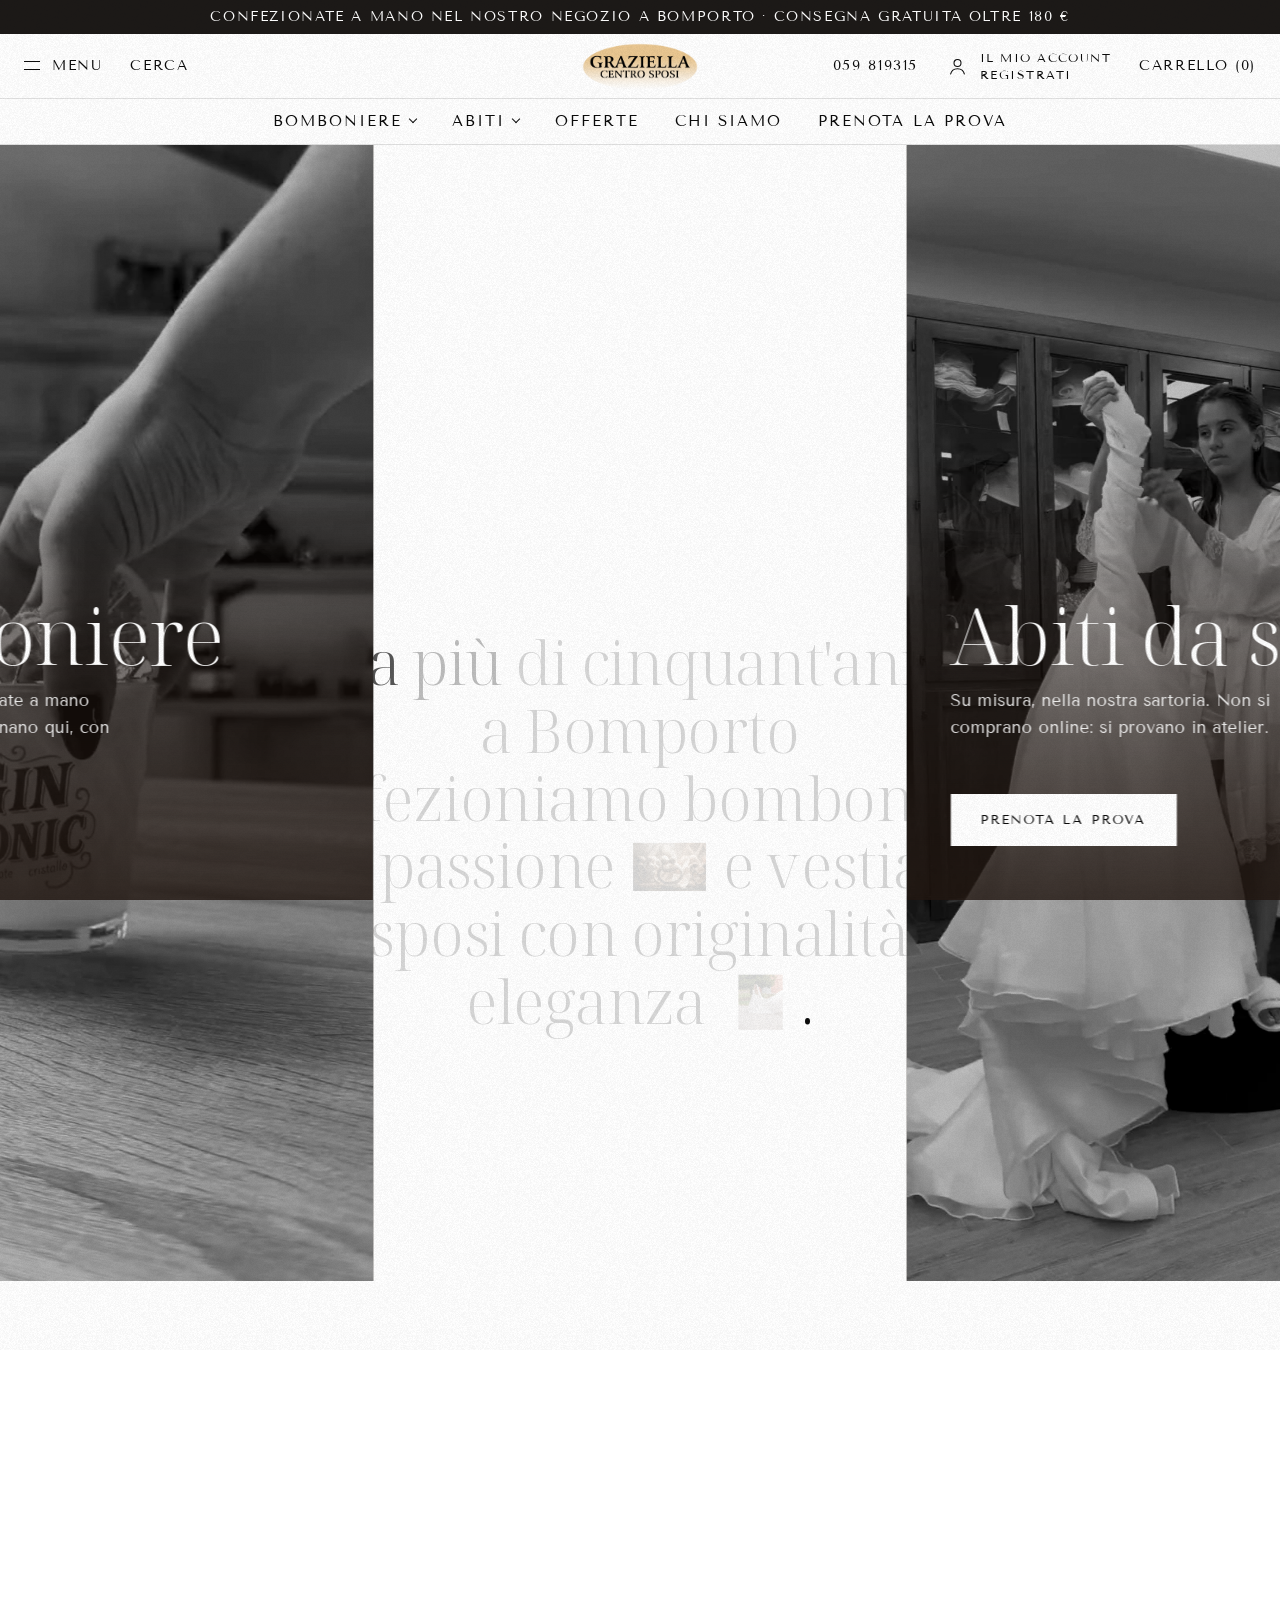
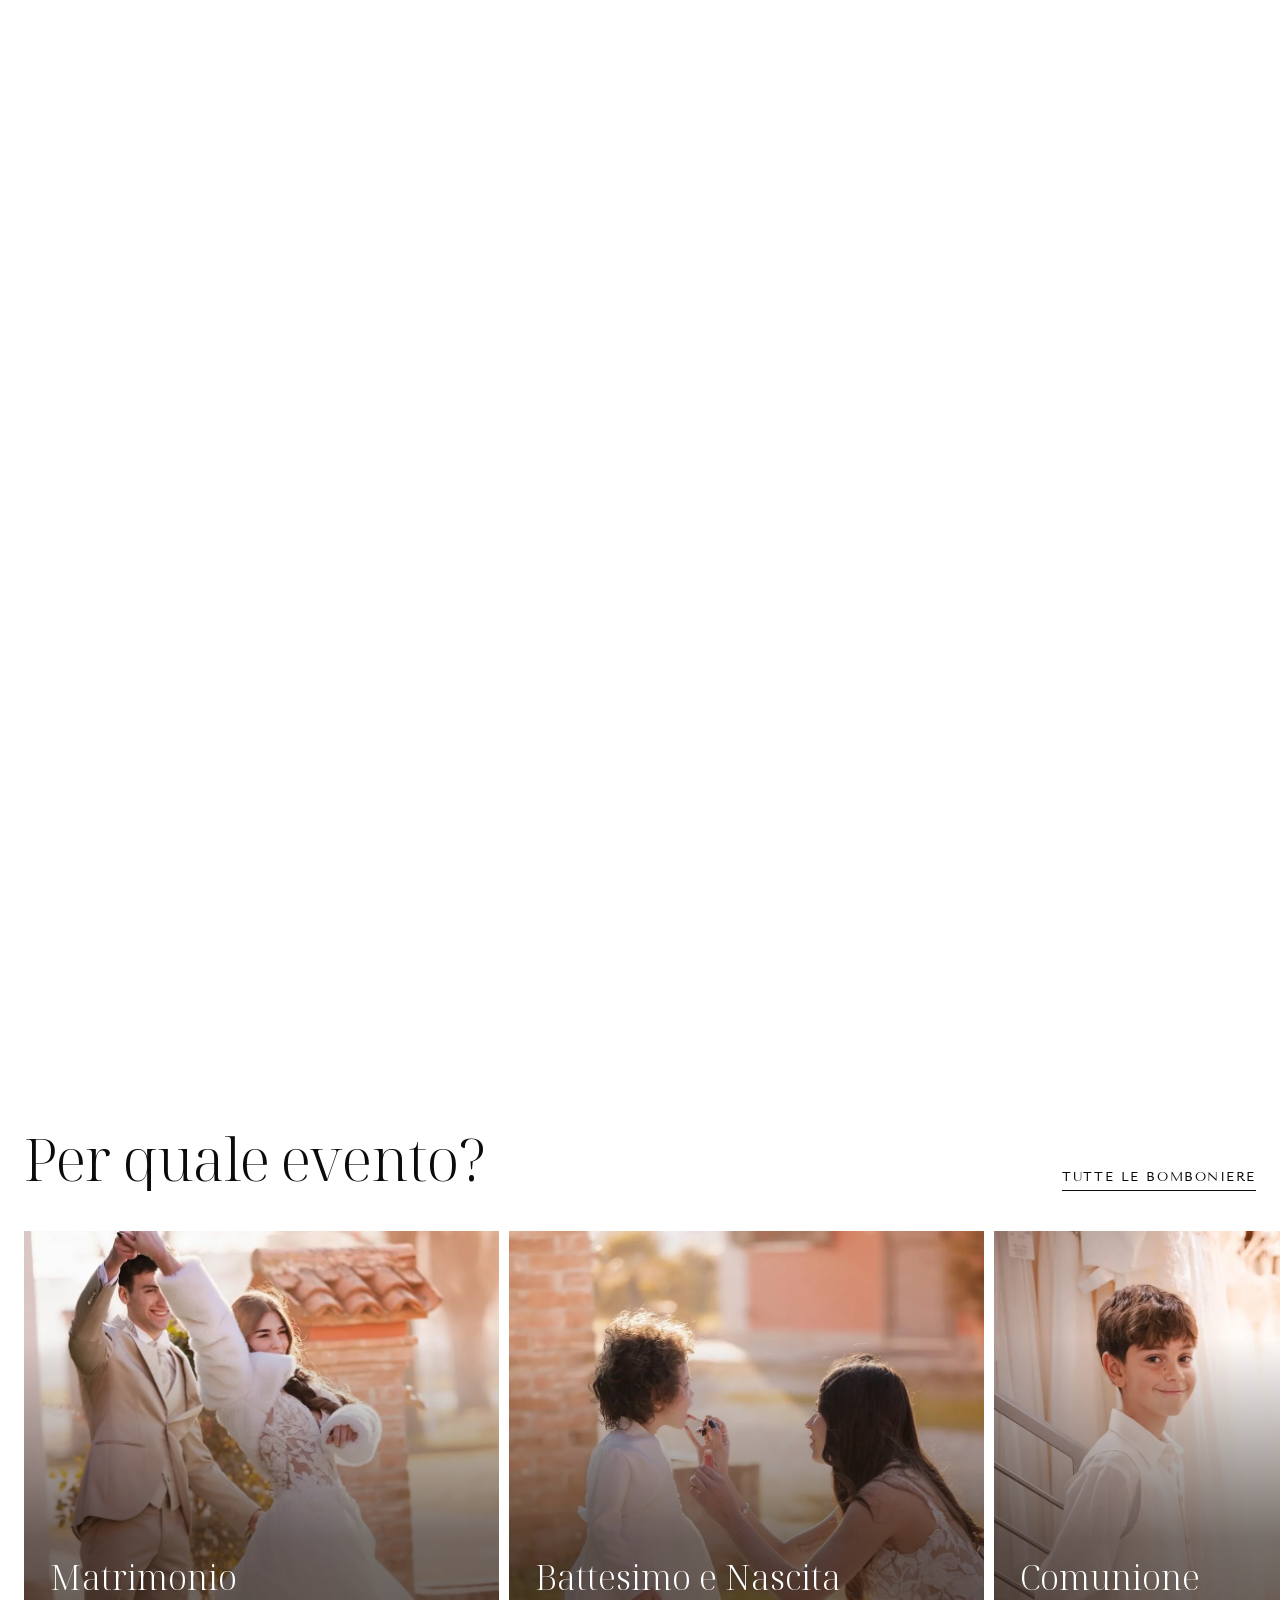
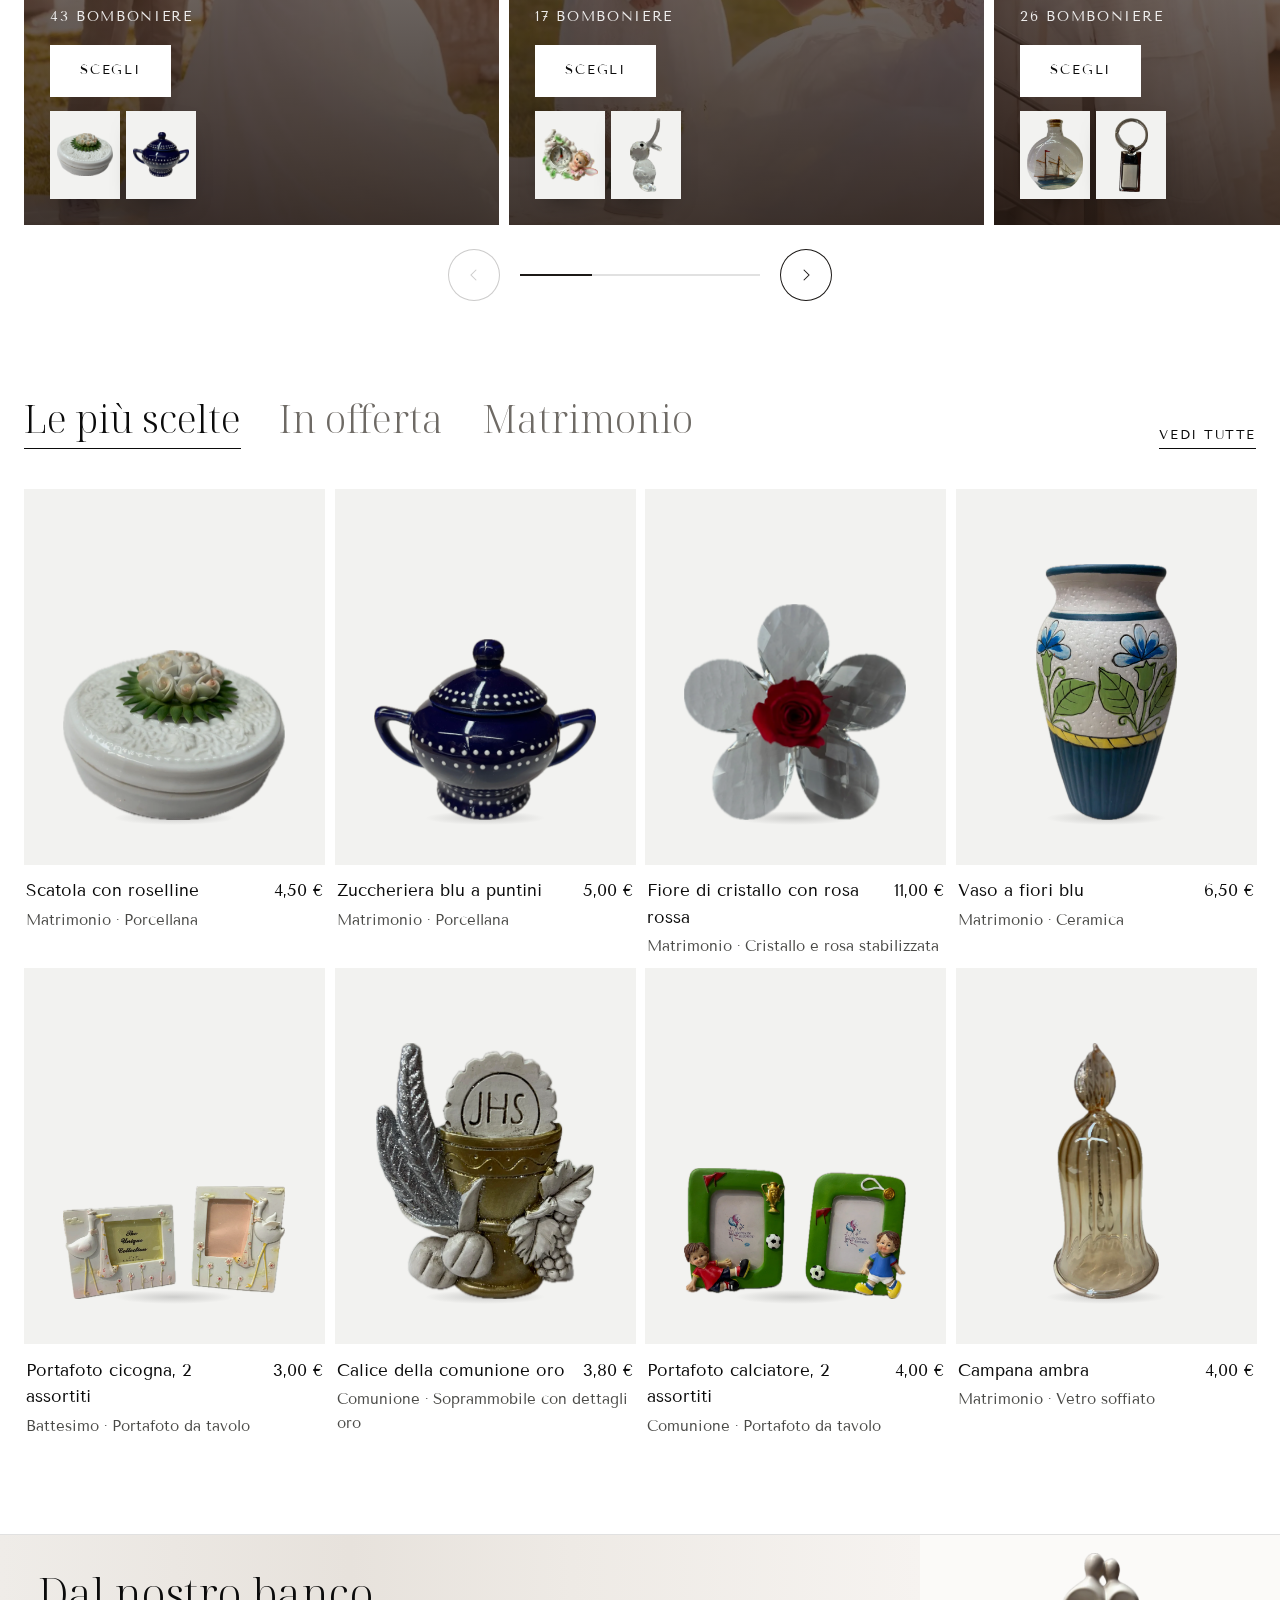
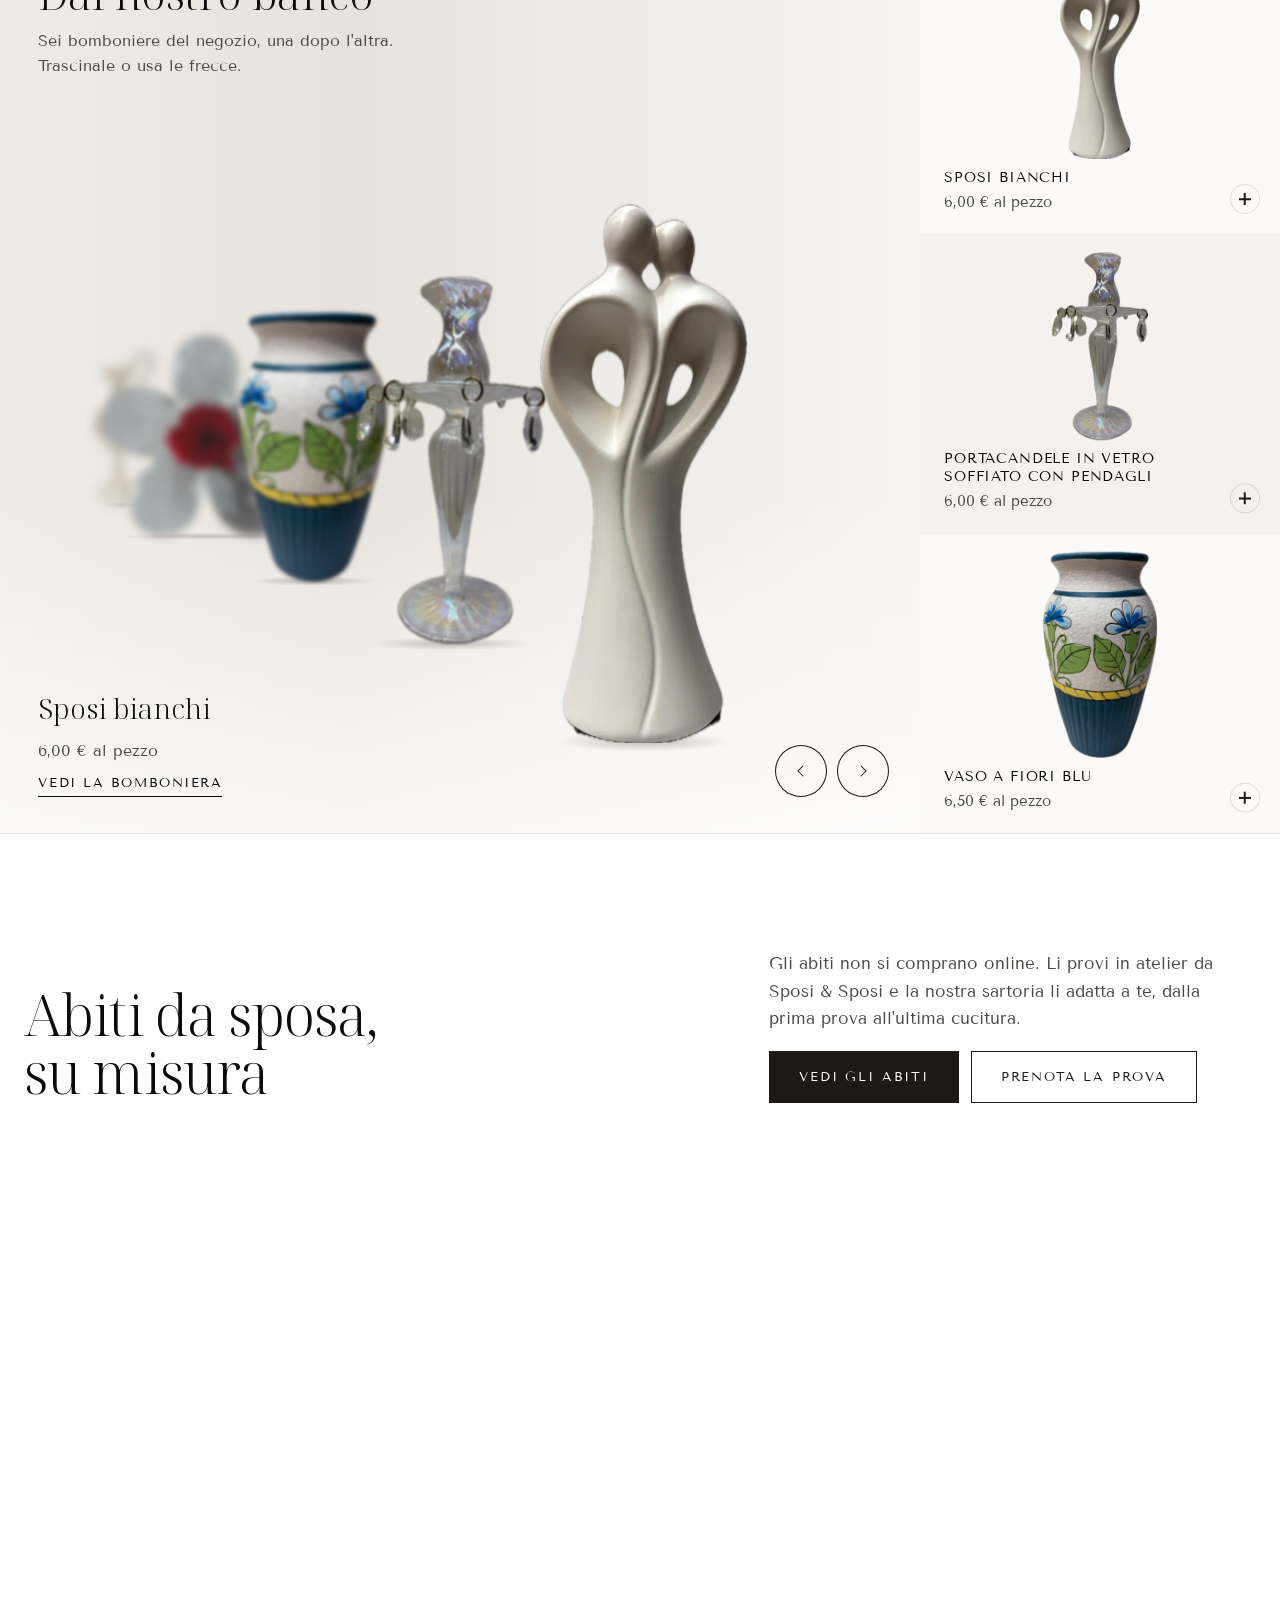
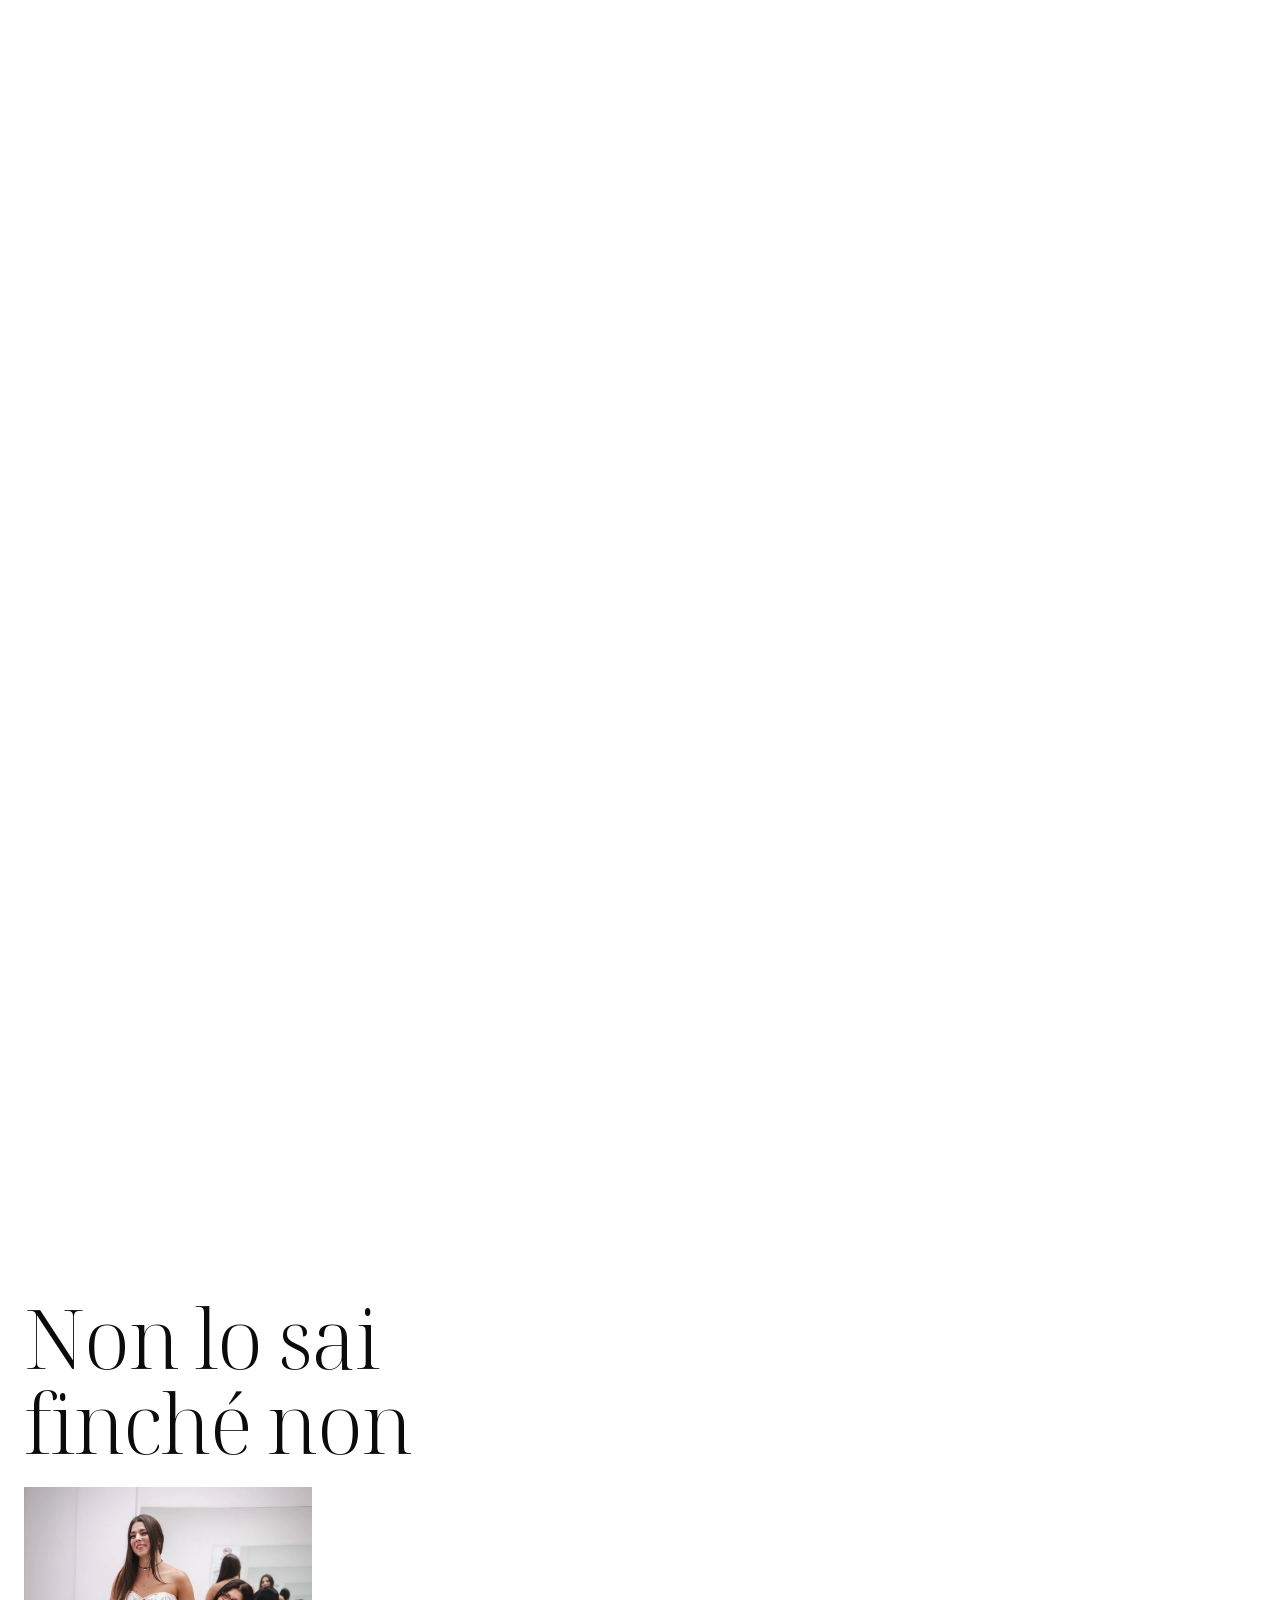
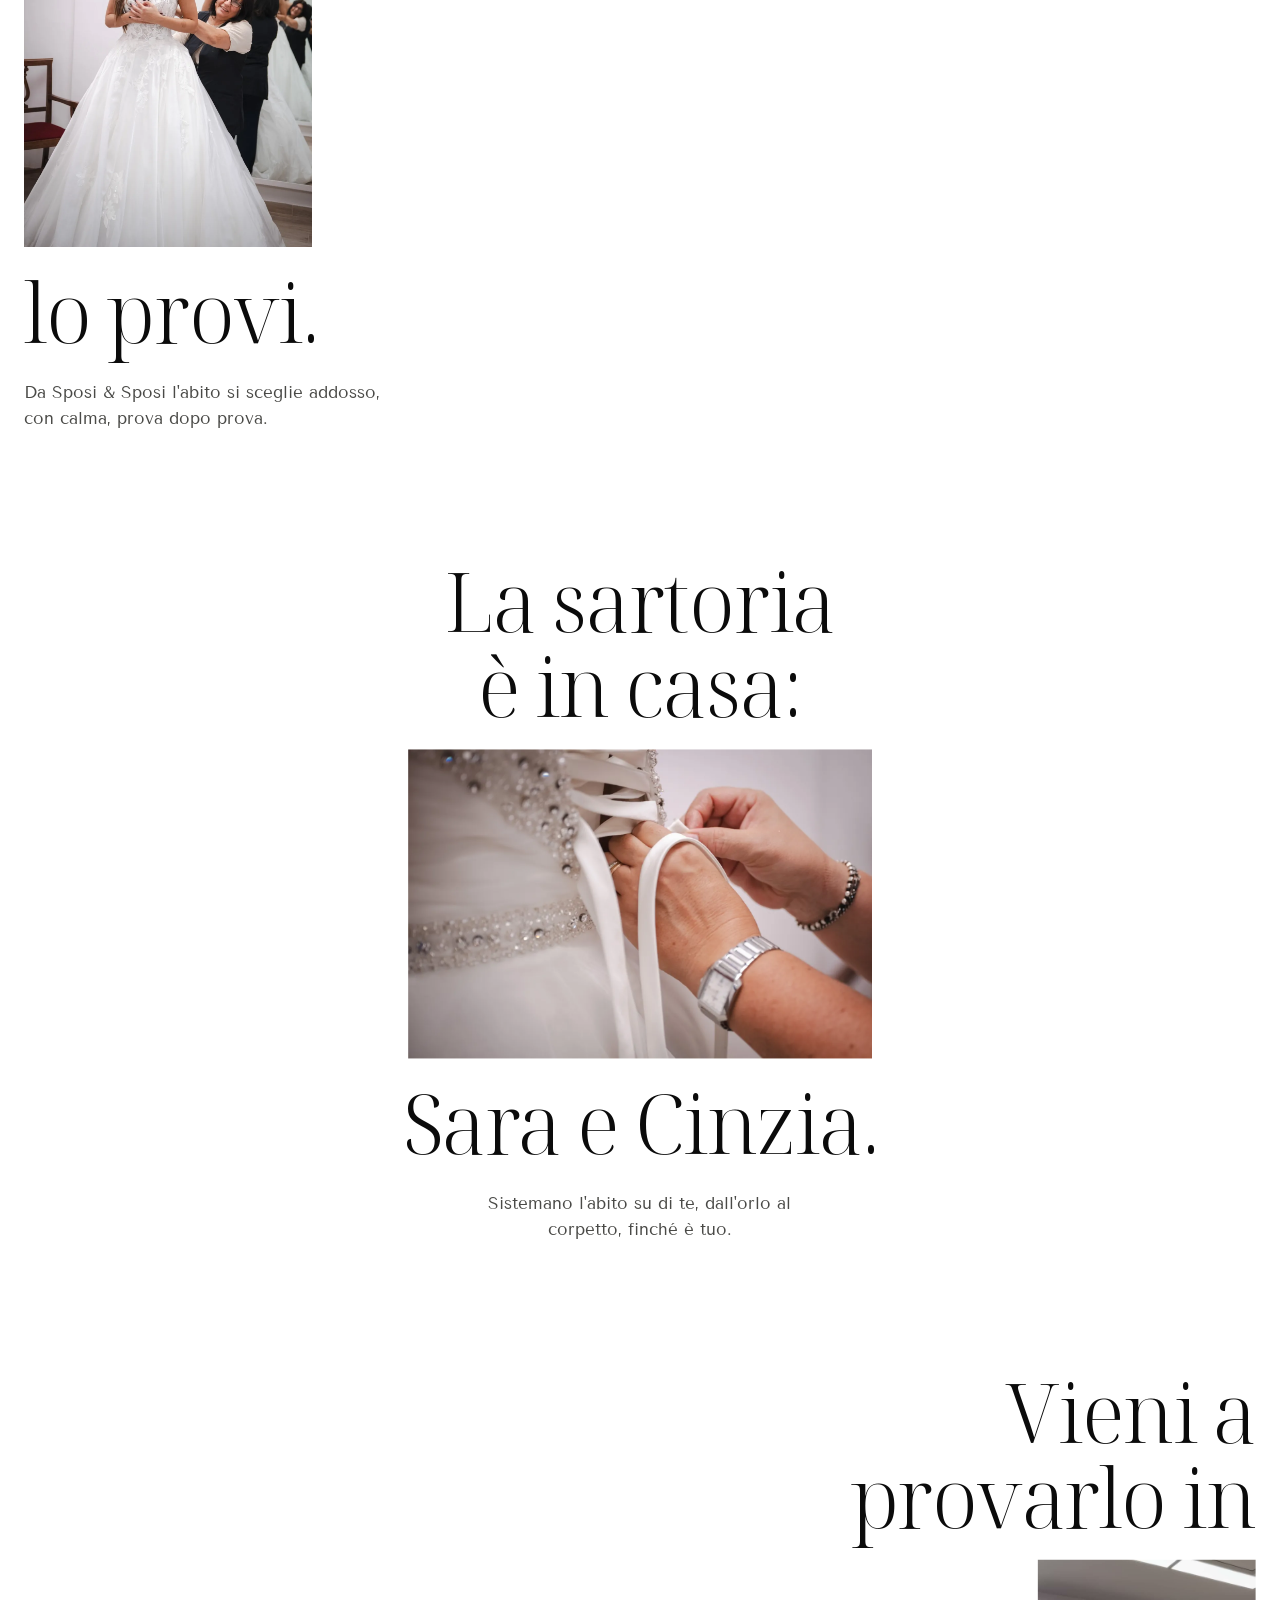
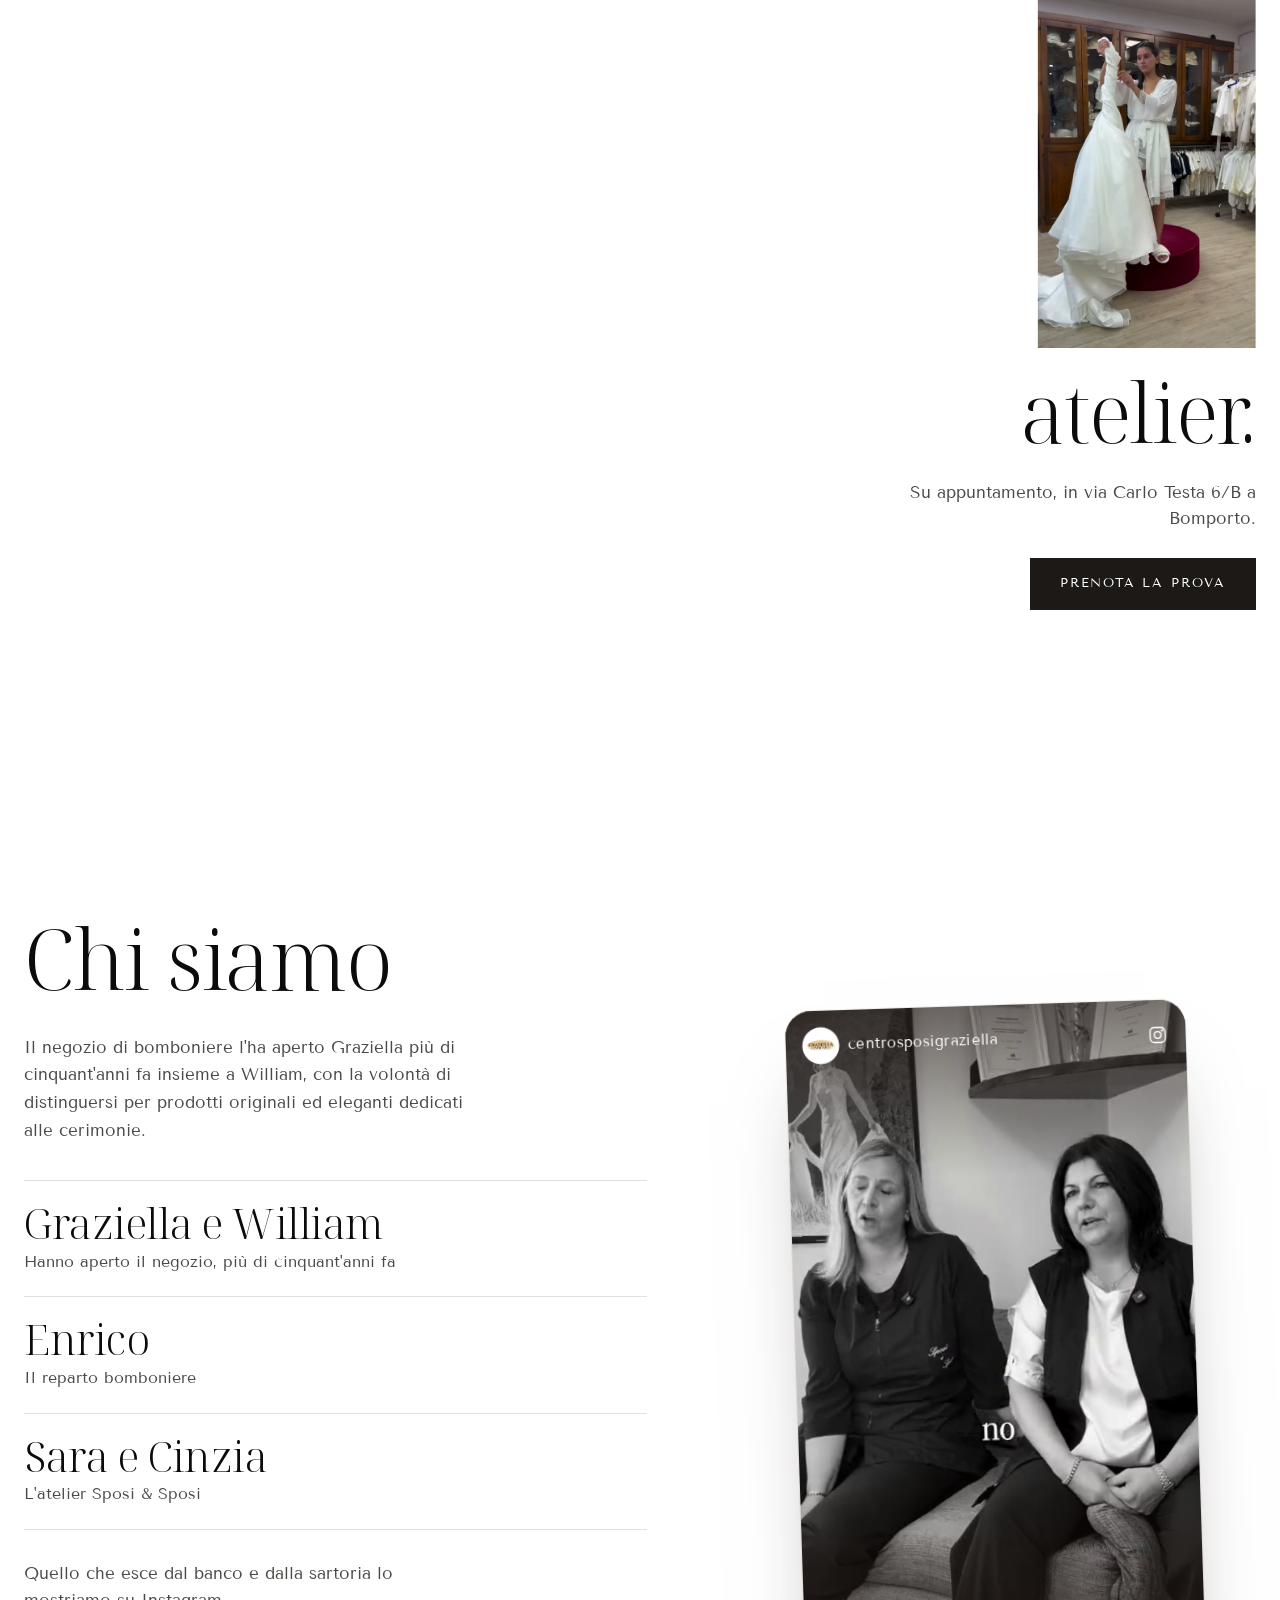
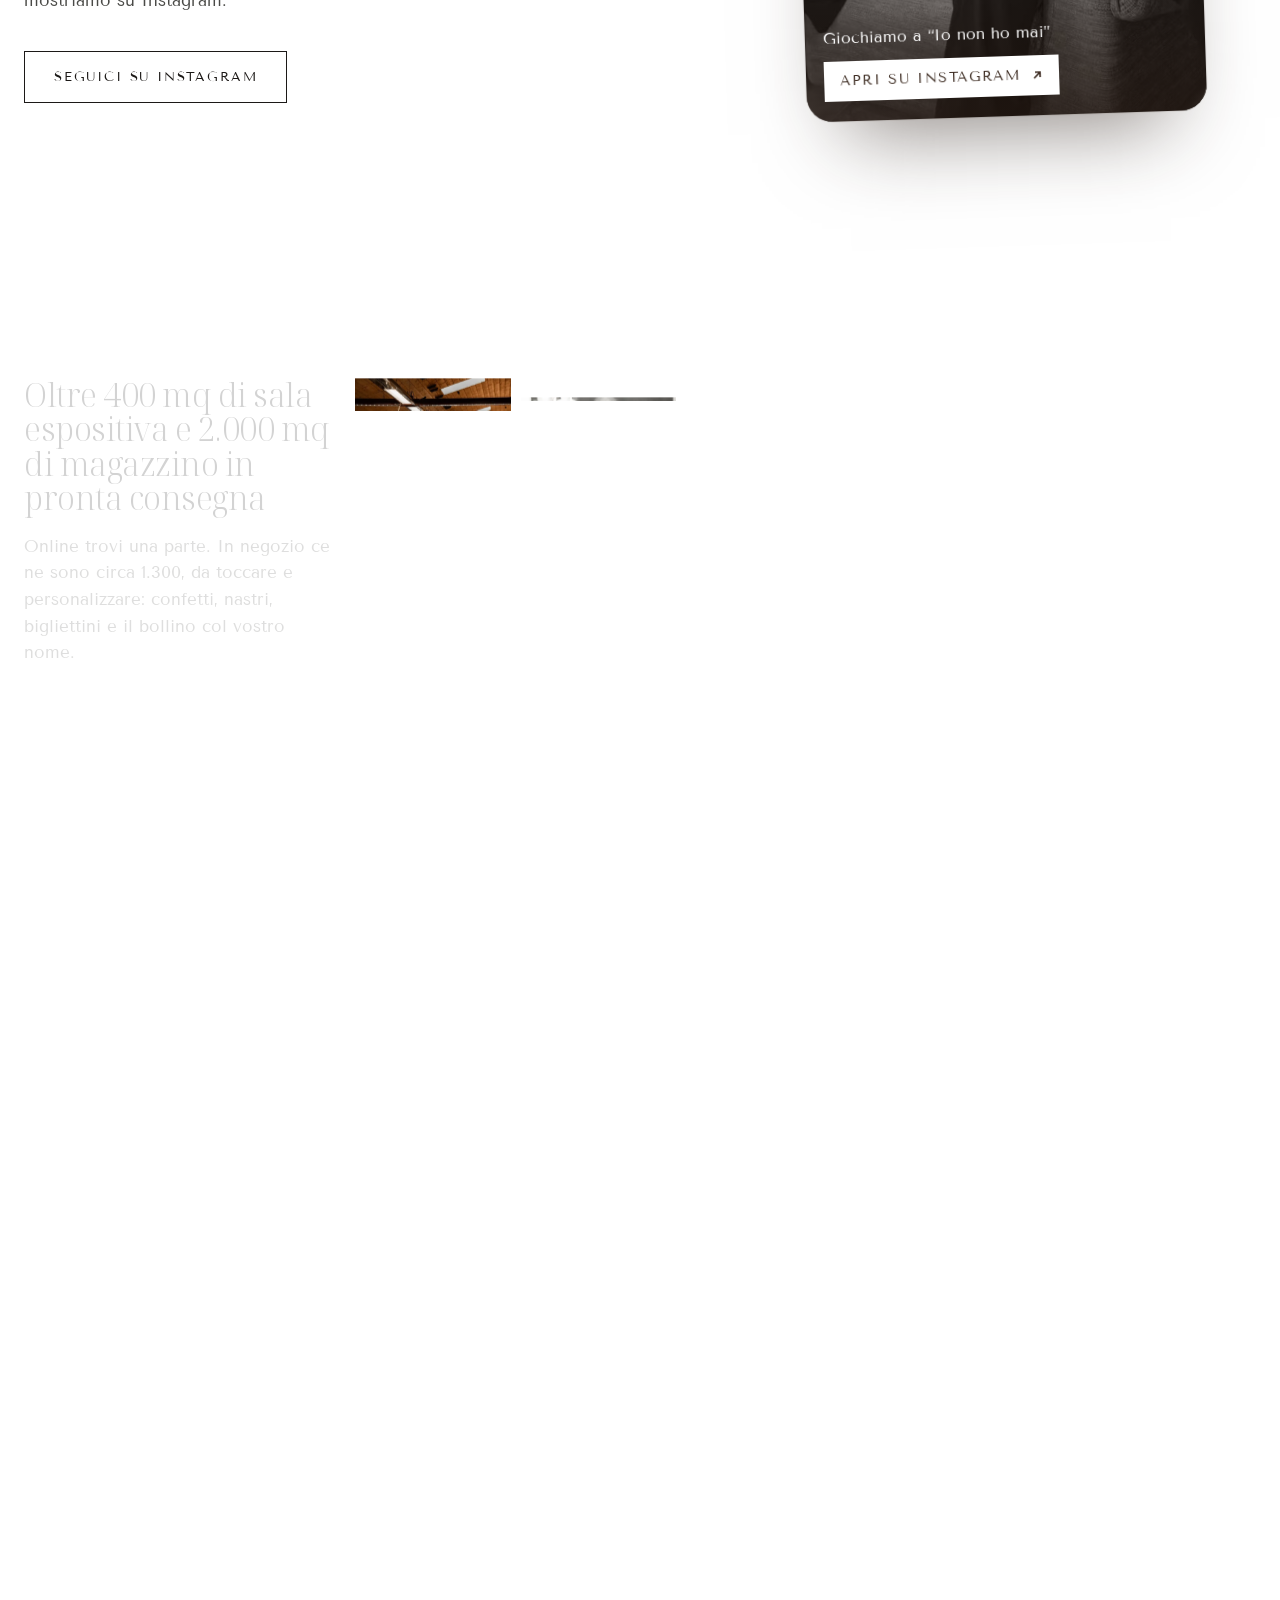
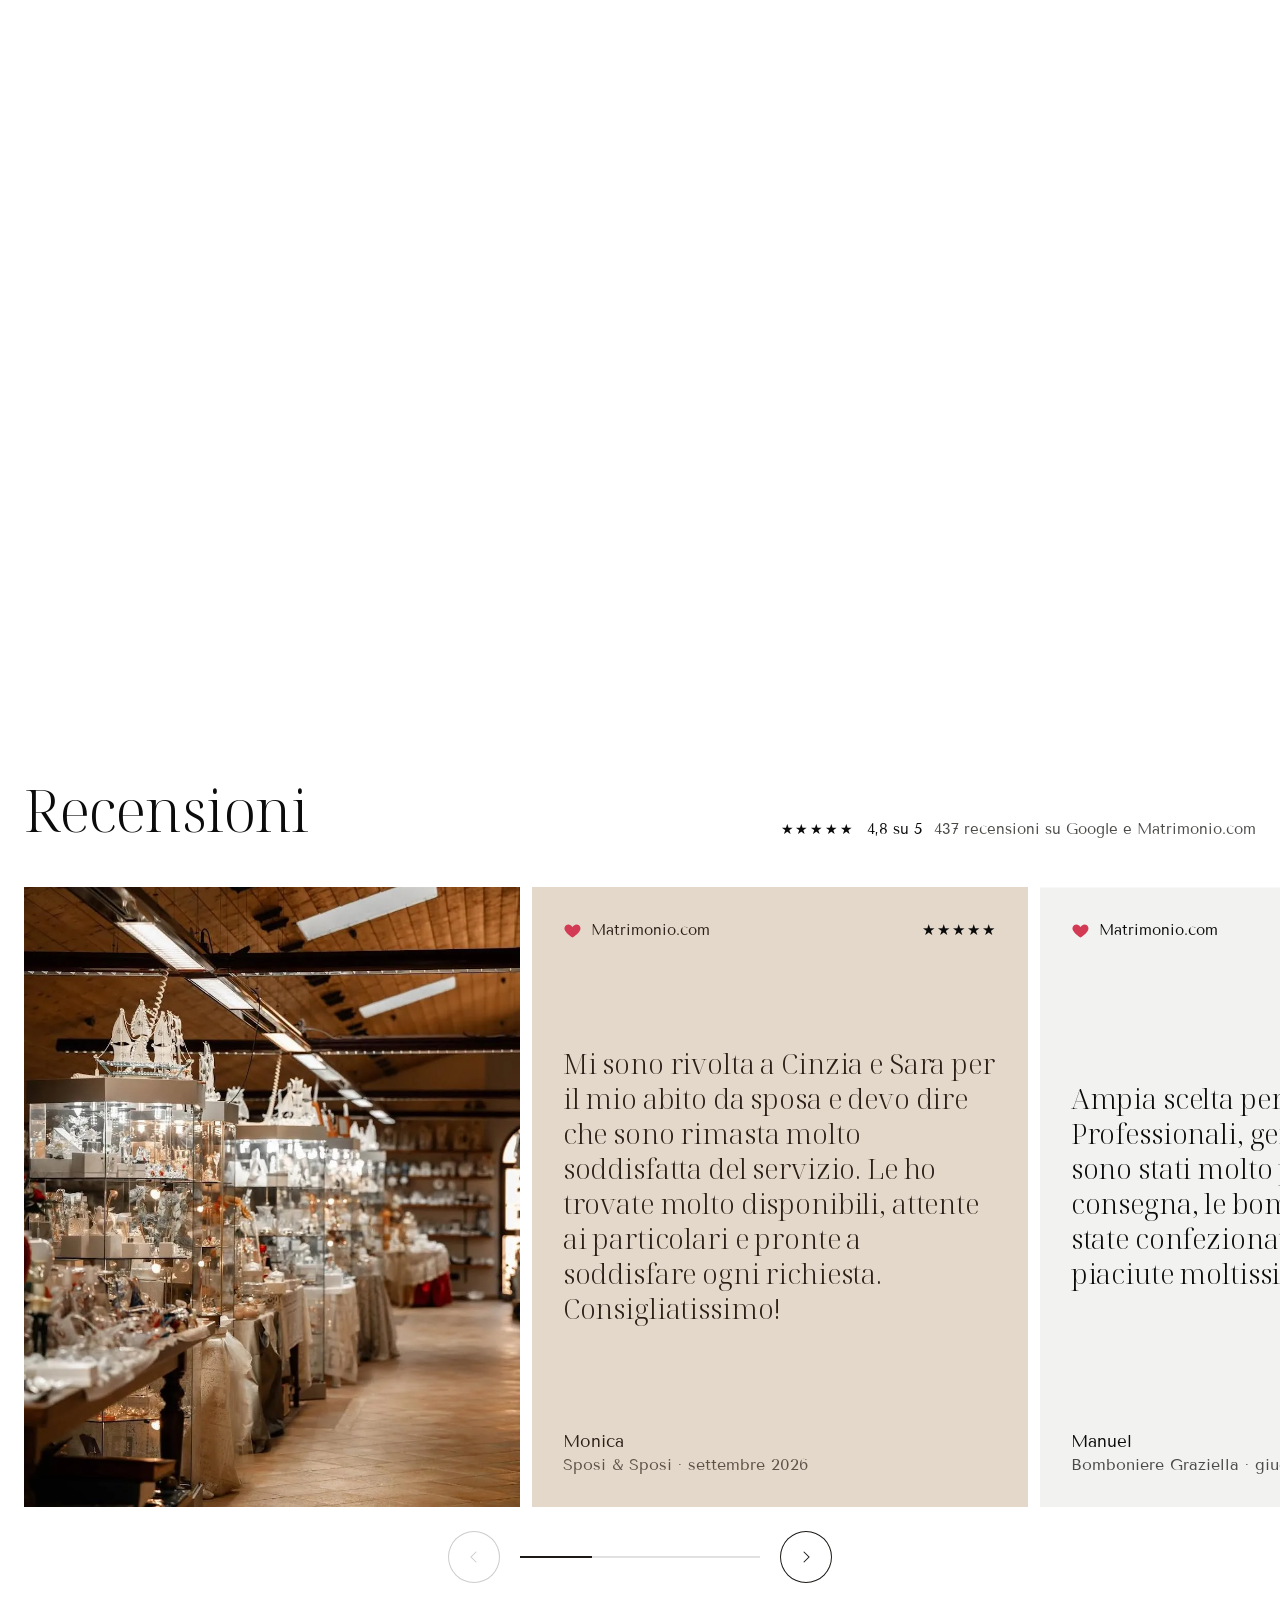
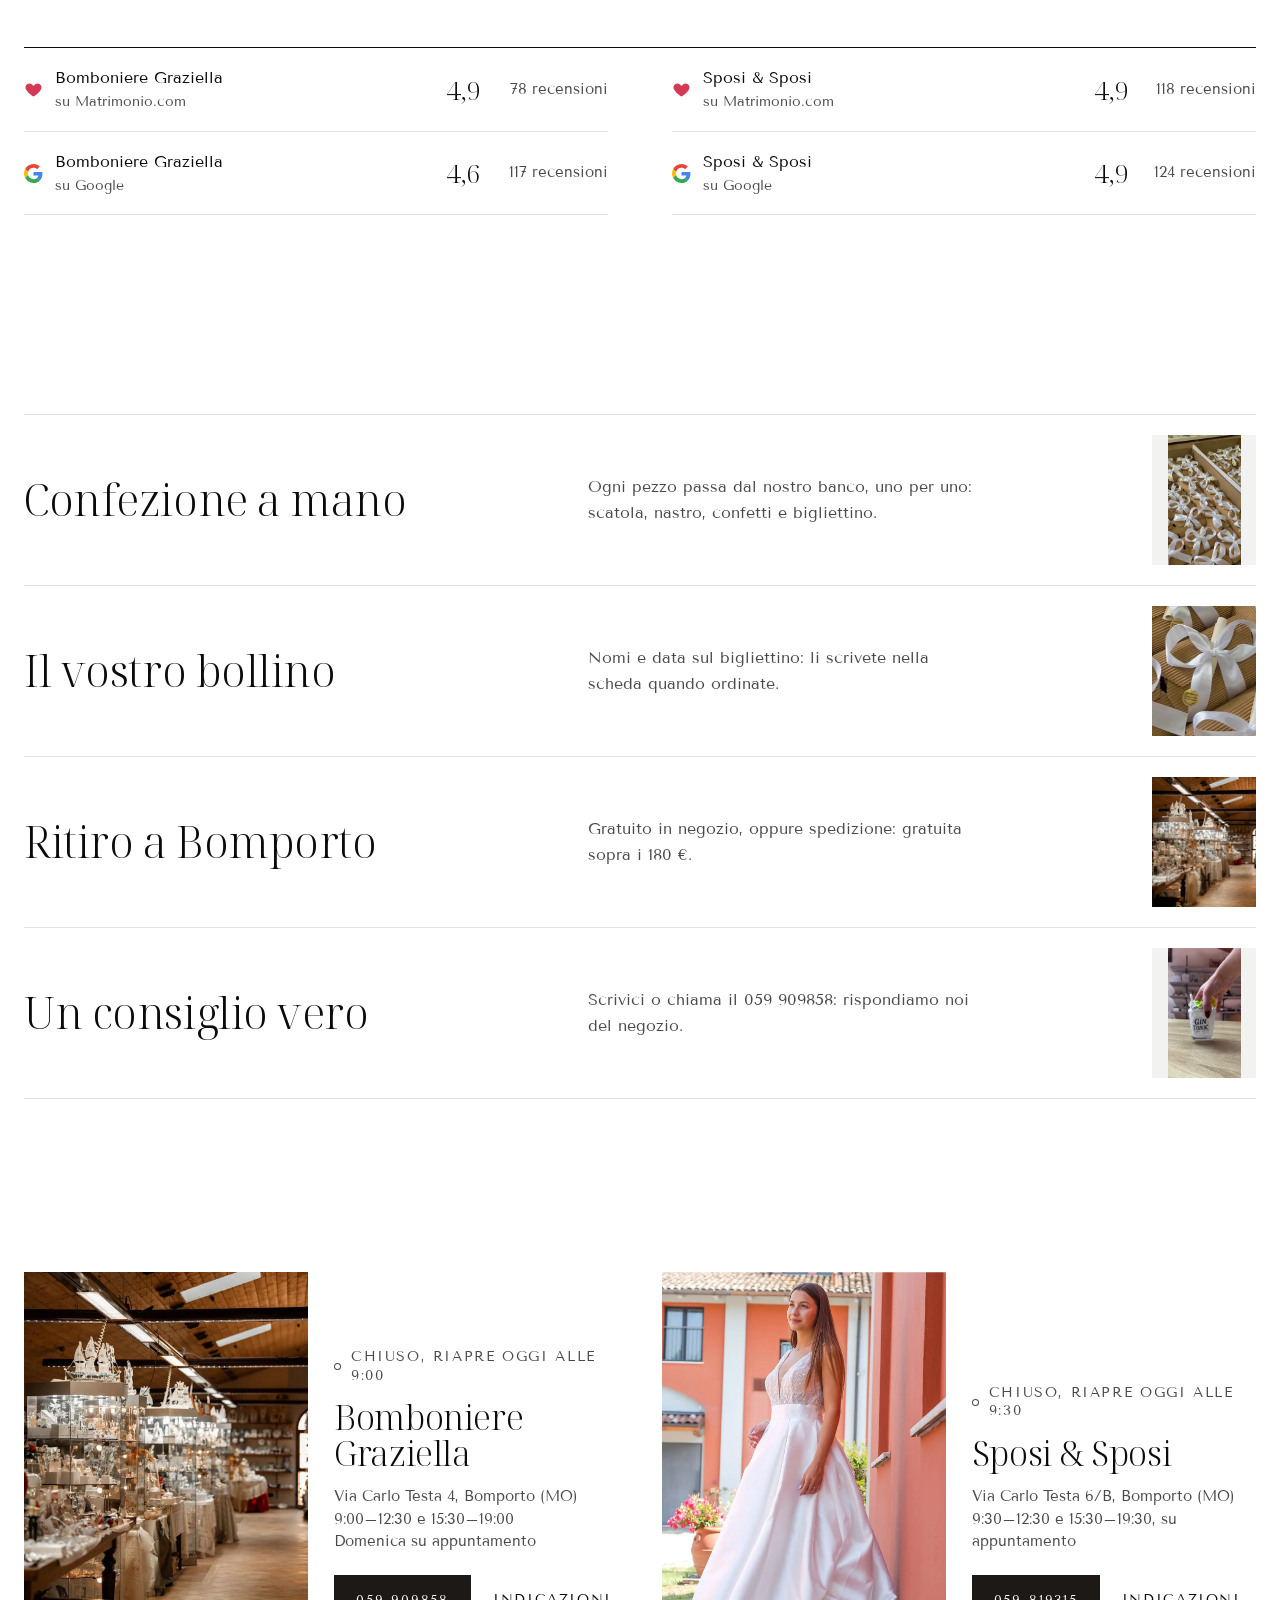
<file: index.html>
<!doctype html>
<html lang="it">
<head>
<script type="text/javascript" src="https://embeds.iubenda.com/widgets/52a9e732-c5e0-497f-862e-30317e8ee404.js"></script>
<meta charset="utf-8">
<meta name="robots" content="noindex, nofollow">
<script>try{if("onpagereveal" in window){document.documentElement.classList.add("libro");document.write('<link rel="stylesheet" href="assets/css/cambio-pagina.css">')}}catch(e){}</script>
<meta name="viewport" content="width=device-width, initial-scale=1">
<link rel="icon" href="assets/img/logo-graziella.png">
<script>try{if(sessionStorage.getItem("graziella-passaggio")==="1"){document.documentElement.classList.add("in-passaggio");setTimeout(function(){document.documentElement.classList.remove("in-passaggio")},2500)}}catch(e){}</script>
<title>Graziella · Bomboniere per ogni evento</title>
<meta name="description" content="Bomboniere per matrimonio, battesimo, comunione, cresima, laurea e anniversari, confezionate a mano nel negozio Graziella di Bomporto.">
<script>try{if(sessionStorage.getItem("graziella-apertura")!=="1"&&!matchMedia("(prefers-reduced-motion: reduce)").matches){document.documentElement.classList.add("in-apertura");setTimeout(function(){document.documentElement.classList.remove("in-apertura")},3000)}}catch(e){}</script>
<link rel="preconnect" href="https://fonts.googleapis.com"><link rel="preconnect" href="https://fonts.gstatic.com" crossorigin>
<link href="https://fonts.googleapis.com/css2?family=Noto+Serif+Display:wght@300;400&family=Tenor+Sans&display=swap" rel="stylesheet">
<link rel="stylesheet" href="assets/vendor/lenis.css">
<link rel="stylesheet" href="assets/css/negozio.css">
<style>
/* Hero "il sipario": due porte (Luxury Ecommerce) che si colorano sotto il mouse (Reveal Hero) e si aprono sulla frase (Orla) */
/* Si scorre tutto il video, poi le porte si fermano sul loro bordo basso e si aprono: dietro c'è la frase (Andrea, 05/11) */
.sipario { position: relative; overflow: clip; --corsa: 150vh; }
.sipario__corsa { height: var(--corsa); }
.sipario__dietro { position: absolute; left: 0; right: 0; bottom: 0; height: calc(var(--corsa) + 100vh); z-index: 1; }
.sipario__stick { position: sticky; top: 0; height: 100vh; height: 100svh; overflow: hidden; background: var(--paper); }
/* Porte alte come il video (9:16), così i video si vedono interi e pieni (Andrea, 05/11) */
.porte { position: sticky; top: calc(100vh - var(--porte-h, 100vh)); z-index: 2; display: flex; gap: 2px; }
.sipario.senza-moto .porte { position: relative; top: auto; }
.sipario.senza-moto .sipario__corsa { display: none; }
.sipario.senza-moto .sipario__dietro { position: relative; height: 100svh; }
.porta { pointer-events: auto; }
.porta { position: relative; will-change: transform; flex: 1 1 0; min-width: 0; aspect-ratio: 9 / 16; overflow: clip; display: flex; flex-direction: column; justify-content: flex-end; color: var(--paper); background: var(--bruno-scuro); }
.porta__media { position: absolute; inset: 0; will-change: transform; }
.porta__media video { position: absolute; inset: 0; width: 100%; height: 100%; object-fit: cover; }
.porta__slide { position: absolute; inset: 0; opacity: 0; transition: opacity 1.2s var(--ease); }
.porta__slide.is-on { opacity: 1; }
/* Il colore: una copia della foto, mascherata da un cerchio che segue il mouse (Reveal Hero) */
.porta__media { filter: grayscale(1) brightness(.78) contrast(1.05); }
.porta__colore { position: absolute; inset: 0; z-index: 1; pointer-events: none; will-change: transform;
  -webkit-mask-image: radial-gradient(circle var(--r, 0px) at var(--x, 50%) var(--y, 50%), #000 0, #000 36%, rgba(0,0,0,.45) 68%, transparent 100%);
  mask-image: radial-gradient(circle var(--r, 0px) at var(--x, 50%) var(--y, 50%), #000 0, #000 36%, rgba(0,0,0,.45) 68%, transparent 100%); }
.porta__colore video { position: absolute; inset: 0; width: 100%; height: 100%; object-fit: cover; filter: saturate(1.15) brightness(1.04); }
/* Il testo resta in vista mentre la porta scorre */
.porta__testo { position: sticky; bottom: 0; z-index: 2; padding: 140px clamp(20px, 3.4vw, 56px) clamp(28px, 6vh, 64px); background: linear-gradient(to top, rgba(34,23,17,.82), rgba(34,23,17,.42) 58%, rgba(34,23,17,0)); }
.porta__titolo { font-family: var(--font-titoli); font-weight: var(--peso-titoli); font-size: clamp(44px, 6.2vw, 104px); line-height: .96; letter-spacing: -.01em; margin: 0; }
.porta__testo p:not(.porta__titolo) { margin: 16px 0 26px; min-height: 4.8em; max-width: 34ch; font-size: clamp(16px, 1.3vw, 19px); color: rgba(255,255,255,.9); }
.porta__azioni { display: flex; gap: 10px; flex-wrap: wrap; }
.btn--vetro { background: transparent; color: var(--paper); box-shadow: inset 0 0 0 1px rgba(255,255,255,.6); }
@media (hover: hover) and (pointer: fine) { .btn--vetro:hover { background: var(--paper); color: var(--ink); } }
.frase { position: absolute; inset: 0; z-index: 1; display: grid; place-items: center; padding: 0 var(--gut); text-align: center; }
.frase p { font-family: var(--font-titoli); font-weight: var(--peso-titoli); margin: 0; font-size: clamp(32px, 4.8vw, 76px); line-height: 1.12; letter-spacing: -.012em; max-width: 24ch; text-wrap: balance; }
.frase .w { opacity: .16; }
.frase .pic { display: inline-block; height: .92em; width: 1.2em; vertical-align: -.1em; margin: 0 .08em; background: center / contain no-repeat; }
.frase__piede { position: absolute; left: var(--gut); right: var(--gut); bottom: 34px; display: flex; flex-wrap: wrap; justify-content: center; gap: 8px 28px; color: #5b5b58; }
/* Apertura: sul fondo avorio le foto vere del negozio si posano una sull'altra sotto il logo; poi il riquadro diventa una finestra
   che si allarga fino a scoprire la pagina. Stesso formato 4:5 per tutte, nessuna tagliata. */
html.in-apertura body::before { content: ''; position: fixed; inset: 0; z-index: 199; background: #F7F3EC; }
.apertura { position: fixed; inset: 0; z-index: 200; cursor: pointer; display: grid; place-items: center; }
.apertura__fondo { position: absolute; inset: 0; background: #F7F3EC; }
.apertura__scena { position: relative; display: grid; justify-items: center; gap: clamp(20px, 3.2vh, 32px); }
.apertura__logo { width: min(150px, 38vw); aspect-ratio: 600 / 239; height: auto; }
.apertura__cornice { position: relative; height: min(54vh, 480px); aspect-ratio: 4 / 5; overflow: hidden; background: #EDE6DB; }
.apertura__cornice img { position: absolute; inset: 0; width: 100%; height: 100%; object-fit: cover; clip-path: inset(100% 0 0 0); }
.apertura__nota { margin: 0; color: #6E6A65; text-align: center; }
@media (max-width: 760px) {
  .sipario { --corsa: 120vh; }
  .porte { flex-direction: column; }
  .porta { flex: none; width: 100%; }
  .porta__media { filter: none; }
  .porta__colore { display: none; }
  .porta__titolo { font-size: 44px; }
  .a-capo { display: none; }
  .porta__testo p:not(.porta__titolo) { display: none; }
  .porta__testo { padding: 110px 20px 22px; }
  .porta__azioni { margin-top: 18px; }
  /* Porte una sopra l'altra: niente margine laterale, la foto in alto parte sotto l'intestazione, i volti restano nell'inquadratura */
  .porta__media, .porta__colore { inset: 0; }
  /* Bottoni delle porte: bianchi pieni, stessa larghezza, freccia sempre visibile al tocco */
  .porta__azioni .btn { min-width: 212px; justify-content: space-between; padding: 0 20px; }
  .porta__azioni .btn__riposo { display: flex; width: 100%; align-items: center; justify-content: space-between; gap: 14px; }
  .porta__azioni .btn__riposo::after { content: ''; flex: none; width: 16px; height: 10px; background: currentColor;
    -webkit-mask: url("data:image/svg+xml,%3Csvg xmlns='http://www.w3.org/2000/svg' viewBox='0 0 16 10'%3E%3Cpath d='M0 5h14M10 1l4 4-4 4' fill='none' stroke='%23000' stroke-width='1.2'/%3E%3C/svg%3E") center / contain no-repeat;
    mask: url("data:image/svg+xml,%3Csvg xmlns='http://www.w3.org/2000/svg' viewBox='0 0 16 10'%3E%3Cpath d='M0 5h14M10 1l4 4-4 4' fill='none' stroke='%23000' stroke-width='1.2'/%3E%3C/svg%3E") center / contain no-repeat; }
  .frase p { font-size: 32px; }
  .frase__piede { bottom: 24px; gap: 6px 16px; }
}

/* Feste a colonne (categorie di Luxury Ecommerce): la colonna sotto il mouse si apre */
.colonne { --h: min(66vh, 620px); display: flex; gap: 10px; height: var(--h); padding: 0 var(--gut); overflow-x: auto; scroll-snap-type: x proximity; scroll-padding-left: var(--gut); scrollbar-width: none; cursor: grab; }
.colonne::-webkit-scrollbar { display: none; }
.col { scroll-snap-align: start; }
.col__vert { display: none; }
.col__pezzi span { width: 56px; height: 70px; }
.col { position: relative; flex: 0 0 auto; width: calc(var(--h) * var(--k)); overflow: hidden; color: var(--paper); background: var(--bruno-scuro); }
.col__foto { position: absolute; inset: 0; width: 100%; height: 100%; object-fit: cover; }
.col::after { content: ''; position: absolute; inset: 0; background: linear-gradient(to top, rgba(34,23,17,.86), rgba(34,23,17,.62) 48%, rgba(34,23,17,0) 82%); pointer-events: none; }
.col__vert { position: absolute; left: 50%; bottom: 26px; z-index: 2; writing-mode: vertical-rl; transform: translateX(-50%) rotate(180deg); font-size: clamp(20px, 1.8vw, 28px); white-space: nowrap; transition: opacity .35s; }
.col.is-on .col__vert { opacity: 0; }
.col__dentro { position: absolute; left: 26px; right: 26px; bottom: 26px; z-index: 2; display: flex; flex-direction: column; align-items: flex-start; gap: 14px; }
.col__nome { display: block; font-family: var(--font-titoli); margin: 0; font-size: clamp(30px, 2.7vw, 40px); line-height: 1.04; font-weight: var(--peso-titoli); }
.col__conta { display: block; margin-top: 12px; color: rgba(255,255,255,.9); font-size: 14px; }
.col__pezzi { display: flex; gap: 6px; flex-shrink: 0; }
.col__pezzi span { width: 70px; height: 88px; padding: 7px; background: var(--mist) center / contain no-repeat; background-origin: content-box; box-shadow: 0 10px 24px -12px rgba(0,0,0,.5); }
.col__cta { display: inline-flex; margin-top: 18px; }
/* Su PC la sezione si ferma e le feste scorrono in orizzontale con la rotella; quella al centro si accende */
@media (max-width: 900px) {
  .colonne { --h: 440px; scroll-snap-type: x mandatory; padding-bottom: 4px; }
  .col__dentro { left: 18px; right: 18px; bottom: 18px; }
  .col__pezzi span { width: 52px; height: 64px; }
}

/* Vetrina: tre schede sempre tutte in vista, la linea segna quella aperta; niente da scorrere col dito (Andrea, 05/11) */
.schede { display: flex; gap: clamp(24px, 3vw, 44px); }
.schede button { position: relative; padding-bottom: 10px; font-family: var(--font-titoli); font-weight: var(--peso-titoli); font-size: clamp(24px, 3vw, 44px); line-height: 1.1; color: var(--fog); transition: color .4s; }
.schede button::after { content: ''; position: absolute; left: 0; right: 0; bottom: 0; height: 1px; background: var(--ink); transform: scaleX(0); transform-origin: left; transition: transform .6s var(--ease); }
.schede button[aria-pressed="true"] { color: var(--ink); }
.schede button[aria-pressed="true"]::after { transform: none; }
@media (hover: hover) and (pointer: fine) { .schede button:hover { color: var(--graphite); } }
.vetrina__piede { display: none; }
@media (max-width: 760px) {
  #vetrina-testa { display: block; margin-bottom: 20px; }
  #vetrina-testa > .link { display: none; }
  .schede { display: grid; grid-auto-flow: column; grid-auto-columns: minmax(0, 1fr); gap: 0; border-bottom: 1px solid var(--hair); }
  .schede button { padding: 0 0 14px; font-size: clamp(16px, 4.5vw, 19px); text-align: center; white-space: nowrap; }
  .schede button::after { bottom: -1px; }
  .vetrina__piede { display: block; margin-top: 24px; }
}

/* Abiti: foto grandi in fila, con le frecce (via il rullo 3D, Andrea 05/11) */
.anello { background: var(--paper); padding: clamp(72px, 9vw, 130px) 0 clamp(56px, 7vw, 100px); }
.anello__testo { max-width: var(--max); margin: 0 auto clamp(32px, 4vw, 56px); padding: 0 var(--gut); display: grid; grid-template-columns: minmax(0, 7fr) minmax(0, 5fr); gap: 24px clamp(32px, 5vw, 80px); align-items: end; }
.anello__testo .h-xl { font-size: clamp(44px, 5.2vw, 80px); }
.anello__testo p { margin: 0 0 24px; }
.anello__azioni { display: flex; gap: 12px; flex-wrap: wrap; }
.anello__fila { --h: min(82vh, 780px); display: flex; gap: 12px; padding: 0 var(--gut); overflow-x: auto; scroll-snap-type: x proximity; scroll-padding-left: var(--gut); scrollbar-width: none; cursor: grab; }
.anello__fila::-webkit-scrollbar { display: none; }
.abito-h { flex: 0 0 auto; width: calc(var(--h) * .8); scroll-snap-align: start; }
.abito-h__foto { display: block; aspect-ratio: 4 / 5; overflow: hidden; background: var(--mist); }
.abito-h__foto img { display: block; width: 100%; height: 100%; object-fit: cover; }
.abito-h figcaption { display: flex; justify-content: space-between; gap: 12px; padding-top: 14px; }
.abito-h figcaption span:last-child { color: var(--fog); }
@media (max-width: 900px) {
  .anello__testo { grid-template-columns: minmax(0, 1fr); }
  .anello__fila { scroll-snap-type: x mandatory; gap: 10px; }
  .abito-h { width: min(78vw, 460px); }
}

/* Atelier */
.atelier { background: var(--crema); color: var(--bruno); }
.atelier__in { display: grid; grid-template-columns: minmax(0, 1fr) minmax(0, .62fr) auto; gap: clamp(28px, 4vw, 72px); align-items: center; min-height: 100vh; padding: 96px var(--gut); max-width: var(--max); margin: 0 auto; }
.atelier .h-xl { font-size: clamp(44px, 5.4vw, 84px); white-space: nowrap; }
.atelier__frame { position: relative; height: min(86vh, 900px); aspect-ratio: 9/16; overflow: hidden; background: var(--bruno-scuro); }
.atelier__frame video { width: 100%; height: 100%; object-fit: contain; }
.atelier__frase { margin: 28px 0 36px; color: var(--bruno-chiaro); font-size: clamp(17px, 1.4vw, 21px); max-width: 34ch; }
.atelier__foto { align-self: end; margin: 0; }
.atelier__foto img { aspect-ratio: 4 / 5; width: 100%; object-fit: contain; }
@media (max-width: 900px) {
  .atelier__in { grid-template-columns: 1fr; padding: 64px var(--gut); }
  .atelier__frame { height: auto; width: 100%; max-height: 82vh; }
  .atelier__foto { display: none; }
}

/* Negozio: le vetrine si compongono con lo scroll (Gallery Reveal di HorizonX) */
.vetrine { position: relative; height: 230vh; }
.vetrine__stick { position: sticky; top: 0; height: 100vh; height: 100svh; display: grid; align-items: center; max-width: var(--max); margin: 0 auto; padding: 0 var(--gut); overflow: hidden; }
.vetrine__griglia { display: grid; grid-template-columns: repeat(15, minmax(0, 1fr)); gap: 10px; align-items: center; }
.vt { position: relative; overflow: hidden; margin: 0; }
.vt__in { position: absolute; inset: 0; overflow: hidden; }
.vt img { position: absolute; inset: 0; width: 100%; height: 100%; object-fit: cover; }
.vt--alta { aspect-ratio: 4 / 5; }
.vt--larga { aspect-ratio: 3 / 2; }
.vt--quadra { aspect-ratio: 1; }
.s1 { grid-column: auto / span 1; } .s2 { grid-column: auto / span 2; } .s3 { grid-column: auto / span 3; } .s4 { grid-column: auto / span 4; }
.vetrine__testo { align-self: center; padding-right: 12px; }
.vetrine__testo .h-l { font-size: clamp(28px, 2.5vw, 40px); }
.vetrine__testo p { margin: 18px 0 0; color: var(--graphite); font-size: clamp(16px, 1.3vw, 19px); max-width: 34ch; }
.numeri { display: grid; gap: 18px; }
.numeri b { display: block; font-weight: var(--peso-titoli); font-family: var(--font-titoli); font-size: clamp(34px, 3.2vw, 50px); line-height: 1; margin-bottom: 4px; }
.numeri div { padding-top: 14px; border-top: 1px solid var(--hair); }
@media (max-width: 900px) {
  .vetrine { height: auto; padding: 64px 0; }
  .vetrine__stick { position: relative; height: auto; overflow: visible; }
  .vetrine__griglia { grid-template-columns: repeat(6, minmax(0, 1fr)); gap: 8px; }
  .vetrine__testo { grid-column: 1 / -1; padding: 0 0 16px; }
  .vt--alta, .vt--quadra, .vt--larga.s2 { grid-column: auto / span 3; }
  .vt--larga.s3 { grid-column: 1 / -1; }
  .numeri { grid-template-columns: repeat(3, minmax(0, 1fr)); gap: 12px; padding-top: 16px; }
}

/* Il servizio: righe grandi, al passaggio la foto entra a sipario e segue il mouse (Hover Curtain di HorizonX) */
.servizi { position: relative; }
.srv-lista { list-style: none; margin: 0; padding: 0; border-top: 1px solid var(--hair); }
.srv { display: grid; grid-template-columns: minmax(0, 1fr) minmax(0, 1fr) 104px; align-items: center; gap: 32px; min-height: 164px; padding: 20px 0; border-bottom: 1px solid var(--hair); transition: opacity .35s; }
.srv__tit { font-family: var(--font-titoli); font-weight: var(--peso-titoli); font-size: clamp(32px, 3.4vw, 52px); line-height: 1.02; letter-spacing: -.01em; }
.srv__txt { color: var(--graphite); max-width: 40ch; font-size: clamp(16px, 1.25vw, 18px); }
.srv-lista.is-sopra .srv:not(.is-su) { opacity: .32; }
.srv-lista.is-scorre .srv:not(.is-su) { opacity: .42; }
.palco { position: absolute; inset: 0; pointer-events: none; z-index: 2; overflow: hidden; }
.svela { position: absolute; top: 0; left: 0; width: 300px; height: 210px; opacity: 0; will-change: transform; }
.svela__in, .svela__img { position: relative; width: 100%; height: 100%; overflow: hidden; }
.svela { width: 240px; height: 300px; }
.svela__img { background: var(--mist) center / contain no-repeat; }
.srv__mini { grid-column: 3; grid-row: 1; width: 104px; aspect-ratio: 4 / 5; background: var(--mist) center / contain no-repeat; }
@media (max-width: 760px) {
  .srv { grid-template-columns: minmax(0, 1fr) 64px; gap: 4px 14px; padding: 18px 0 20px; align-items: center; }
  .srv__tit { grid-column: 1; }
  .srv__txt { grid-column: 1; }
  .srv { min-height: 0; }
  .srv__mini { grid-column: 2; grid-row: 1 / span 2; width: 64px; }
  .palco { display: none; }
}

/* Chi siamo: la storia vera accanto al loro ultimo reel, che parte da solo e al clic apre Instagram */
.chi { padding: clamp(80px, 9vw, 128px) 0 clamp(64px, 7vw, 104px); }
.chi__in { display: grid; grid-template-columns: minmax(0, 6fr) minmax(0, 5fr); gap: clamp(40px, 7vw, 120px); align-items: center; }
.chi__testo .h-xl + .body-l { margin-top: 32px; }
.chi__testo .body-l + .body-l { margin-top: 18px; }
.chi__testo .btn { margin-top: 36px; }
/* Le persone: righe grandi; col mouse un pannello marrone si apre e sopra arriva la foto del loro reparto (Hover Placard di HorizonX) */
.chi { position: relative; }
.persone { list-style: none; margin: 36px 0 30px; padding: 0; border-top: 1px solid var(--hair); }
.persona { position: relative; display: grid; grid-template-columns: minmax(0, 1fr); gap: 4px; padding: 20px 0 22px; border-bottom: 1px solid var(--hair); cursor: default; transition: padding .6s var(--ease); }
.persona__nome { font-family: var(--font-titoli); font-weight: var(--peso-titoli); font-size: clamp(30px, 3.3vw, 48px); line-height: 1.05; letter-spacing: -.01em; color: var(--ink); transition: color .5s var(--ease); }
.persona__nome .char { display: inline-block; }
.persona__nome .parola { white-space: nowrap; }
.persona__ruolo { font-size: 15.5px; color: var(--graphite); }
.persona__foto { display: none; }
@media (hover: hover) and (pointer: fine) {
  .persone.is-sopra .persona:not(.is-su) .persona__nome { color: var(--fog); }
  .persona.is-su { padding-left: 14px; }
}
.placca { position: absolute; top: 0; left: 0; z-index: 3; width: 290px; opacity: 0; pointer-events: none; will-change: transform; }
.placca__fondo { position: absolute; inset: -12px; background: var(--bruno); }
.placca__dentro { position: relative; overflow: hidden; }
.placca__img { display: block; width: 100%; height: auto; }
/* Sul telefono la riga che passa a metà schermo si accende: il pannello marrone si apre, la foto arriva sopra, il nome si riscrive */
@media (max-width: 760px) {
  .persona { grid-template-columns: minmax(0, 1fr) 96px; gap: 4px 20px; align-items: center; padding: 22px 0 24px; }
  .persona__nome, .persona__ruolo { grid-column: 1; }
  .persona__nome { align-self: end; }
  .persona__ruolo { align-self: start; }
  .persona__foto { display: block; position: relative; grid-column: 2; grid-row: 1 / span 2; width: 96px; }
  .persona__fondo { position: absolute; inset: -7px; background: var(--bruno); }
  .persona__dentro { position: relative; display: block; overflow: hidden; }
  .persona__mini { display: block; width: 100%; height: auto; }
  .persone.is-scorre .persona:not(.is-su) .persona__nome { color: var(--fog); }
}
.reel { position: relative; justify-self: center; display: block; width: min(400px, 100%); aspect-ratio: 9 / 16; border-radius: 26px; overflow: hidden; background: var(--bruno-scuro); color: var(--paper); box-shadow: 0 50px 80px -40px rgba(43, 31, 24, .55), 0 0 0 1px rgba(43, 31, 24, .08); will-change: transform; }
.reel video { position: absolute; inset: 0; width: 100%; height: 100%; object-fit: contain; }
.reel::before, .reel::after { content: ''; position: absolute; left: 0; right: 0; z-index: 1; pointer-events: none; }
.reel::before { top: 0; height: 24%; background: linear-gradient(to bottom, rgba(34, 23, 17, .55), transparent); }
.reel::after { bottom: 0; height: 38%; background: linear-gradient(to top, rgba(34, 23, 17, .82), transparent); }
.reel__testa { position: absolute; left: 18px; right: 18px; top: 18px; z-index: 2; display: flex; align-items: center; gap: 10px; font-size: 14.5px; letter-spacing: .02em; }
.reel__avatar { width: 34px; height: 34px; border-radius: 50%; object-fit: contain; background: var(--paper); padding: 3px; box-shadow: 0 0 0 1.5px var(--paper); }
.reel__ig { width: 20px; height: 20px; margin-left: auto; fill: none; stroke: currentColor; stroke-width: 1.6; }
.reel__piede { position: absolute; left: 18px; right: 18px; bottom: 20px; z-index: 2; display: grid; gap: 12px; }
.reel__didascalia { font-size: 15.5px; line-height: 1.4; max-width: 30ch; }
.reel__vai { display: inline-flex; align-items: center; gap: 10px; justify-self: start; height: 40px; padding: 0 16px; background: var(--paper); color: var(--bruno); transition: background .4s var(--ease), color .4s var(--ease); }
.reel:hover .reel__vai { background: var(--bruno); color: var(--paper); }
.reel__vai svg { width: 12px; height: 12px; fill: none; stroke: currentColor; stroke-width: 1.6; }
@media (max-width: 900px) {
  .chi__in { grid-template-columns: 1fr; }
  .reel { width: min(78vw, 380px); }
}

/* Recensioni: la stessa fila con le frecce degli abiti. Parole vere e foto del negozio si alternano, senza numeri e senza scorrimento automatico (Andrea, 05/11) */
.recensioni { background: var(--paper); color: var(--ink); padding: clamp(72px, 9vw, 130px) 0 clamp(64px, 8vw, 110px); }
.rec__testa { display: flex; justify-content: space-between; align-items: flex-end; flex-wrap: wrap; gap: 14px 40px; margin-bottom: clamp(28px, 3.6vw, 52px); }
.rec__testa h2 { margin: 0; }
.rec__somma { margin: 0; display: flex; align-items: baseline; flex-wrap: wrap; gap: 4px 12px; font-size: clamp(15px, 1.15vw, 17px); color: var(--graphite); }
.rec__somma b { font-weight: 400; color: var(--ink); }
.rec__stelle { letter-spacing: .14em; font-size: .9em; color: var(--ink); }
.rec__fila { --h: min(76vh, 620px); display: flex; gap: 12px; padding: 0 var(--gut); overflow-x: auto; scroll-snap-type: x proximity; scroll-padding-left: var(--gut); scrollbar-width: none; cursor: grab; }
.rec__fila::-webkit-scrollbar { display: none; }
.rec-voce { flex: 0 0 auto; height: var(--h); width: calc(var(--h) * var(--k, .8)); scroll-snap-align: start; margin: 0; }
.rec-voce img { display: block; width: 100%; height: 100%; object-fit: cover; }
.rec-parole { display: flex; flex-direction: column; justify-content: space-between; gap: 24px; padding: clamp(24px, 2.4vw, 38px); background: var(--mist); }
.rec-parole--abiti { background: var(--crema); color: var(--bruno-scuro); }
.rec-parole__testa { display: flex; justify-content: space-between; align-items: center; gap: 14px; }
.rec__marchio { display: inline-flex; align-items: center; gap: 9px; font-size: 14.5px; color: inherit; }
.rec__marchio svg { width: 19px; height: 19px; flex: none; }
.rec-parole blockquote { margin: 0; font-family: var(--font-titoli); font-weight: var(--peso-titoli); font-size: clamp(25px, 2.2vw, 33px); line-height: 1.24; letter-spacing: -.005em; text-wrap: pretty; }
.rec-parole__chi { margin: 0; font-size: 15.5px; line-height: 1.45; }
.rec-parole__chi b { display: block; font-weight: 400; font-size: 17px; }
.rec-parole__chi span { opacity: .72; }
/* Sotto, le quattro schede vere come un registro: fonte, attività, voto, totale */
.rec__schede { display: grid; grid-template-columns: repeat(2, minmax(0, 1fr)); column-gap: clamp(32px, 5vw, 80px); margin-top: clamp(44px, 5vw, 76px); border-top: 1px solid var(--ink); }
.rec__scheda { display: grid; grid-template-columns: minmax(0, 1fr) auto auto; align-items: center; gap: 6px 18px; padding: 18px 0; border-bottom: 1px solid var(--hair); font-size: 15.5px; }
.rec__scheda-chi { display: flex; align-items: center; gap: 12px; min-width: 0; }
.rec__scheda-chi svg { width: 19px; height: 19px; flex: none; }
.rec__scheda-chi small { display: block; font-size: 13.5px; color: var(--graphite); }
.rec__voto { font-family: var(--font-titoli); font-weight: var(--peso-titoli); font-size: 26px; line-height: 1; }
.rec__totale { color: var(--graphite); font-size: 14.5px; min-width: 7.5em; text-align: right; }
@media (hover: hover) and (pointer: fine) { .rec__scheda { transition: padding-left .5s var(--ease); } .rec__scheda:hover { padding-left: 8px; } }
@media (max-width: 900px) {
  /* Larghezza fissa e altezza 4:5 per tutte: le foto restano intere e la successiva spunta di lato, così si capisce che si scorre */
  .rec__fila { --h: calc(86vw * 1.25); scroll-snap-type: x mandatory; gap: 10px; }
  .rec-voce { width: 86vw; }
  .rec-voce--larga { display: none; }
  .rec-parole blockquote { font-size: clamp(17px, 5.1vw, 26px); line-height: 1.26; }
  .rec-parole { padding: 20px; gap: 14px; }
  .rec__schede { grid-template-columns: minmax(0, 1fr); }
  .rec__totale { min-width: 0; }
}
@media (min-width: 761px) and (max-width: 900px) { .rec__fila { --h: 560px; } .rec-voce { width: 448px; } }

/* Sfilata delle bomboniere (Runway Lookbook di MotionSites): palco a sinistra, colonna dei prodotti a destra */
.sfilata { position: relative; display: grid; grid-template-columns: minmax(0, 1fr) 360px; height: min(100svh, 920px); min-height: 640px; background: var(--paper); border-top: 1px solid var(--hair); border-bottom: 1px solid var(--hair); }
.sf__palco { position: relative; overflow: hidden; background: linear-gradient(transparent 62%, rgba(255,255,255,.75) 100%), linear-gradient(90deg, #EFECE8 0%, #E7E2DC 38%, #EEEAE5 62%, #F6F3F0 100%); touch-action: pan-y; user-select: none; -webkit-user-select: none; outline: none; }
.sf__palco:focus-visible { box-shadow: inset 0 0 0 2px var(--nero); }
@media (hover: hover) and (pointer: fine) { .sf__palco { cursor: none; } }
.sf__pezzi { position: absolute; inset: 0; opacity: 0; transition: opacity .8s var(--ease); }
.sfilata.is-pronta .sf__pezzi { opacity: 1; }
.sf__pezzo { position: absolute; left: 0; top: 0; margin: 0; display: flex; align-items: flex-end; justify-content: center; transform-origin: 50% 100%; will-change: transform; pointer-events: auto; }
.sf__pezzo img { display: block; height: 100%; width: auto; max-width: none; object-fit: contain; mix-blend-mode: multiply; -webkit-user-drag: none; }
.sf__ombra { position: absolute; left: 8%; right: 8%; bottom: -1.6%; height: 3.6%; border-radius: 50%; background: radial-gradient(closest-side, rgba(59, 42, 32, .26), transparent); }
.sf__testa { position: absolute; left: clamp(20px, 3vw, 46px); top: clamp(22px, 4vh, 40px); z-index: 120; max-width: 380px; pointer-events: none; }
.sf__testa h2 { margin: 0; font-family: var(--font-titoli); font-weight: var(--peso-titoli); font-size: clamp(34px, 3.4vw, 54px); line-height: 1.02; letter-spacing: -.01em; }
.sf__testa p { margin: 14px 0 0; font-size: 16px; line-height: 1.55; color: var(--graphite); }
.sf__piede { position: absolute; left: clamp(20px, 3vw, 46px); bottom: clamp(22px, 4vh, 44px); z-index: 120; display: grid; justify-items: start; gap: 10px; }
.sf__finestra { height: clamp(34px, 3vw, 46px); overflow: hidden; }
.sf__nomi { will-change: transform; }
.sf__nomi span { display: block; height: clamp(34px, 3vw, 46px); line-height: clamp(34px, 3vw, 46px); font-family: var(--font-titoli); font-weight: var(--peso-titoli); font-size: clamp(24px, 2.2vw, 36px); white-space: nowrap; }
.sf__prezzo { margin: 0; font-size: 16px; color: var(--graphite); }
.sf__prezzo s { color: var(--fog); margin-right: 6px; }
.sf__frecce { position: absolute; right: clamp(16px, 2.4vw, 36px); bottom: clamp(22px, 4vh, 44px); z-index: 120; display: flex; gap: 10px; }
.sf__anello { position: absolute; left: 0; top: 0; z-index: 130; width: 46px; height: 46px; border: 2px solid var(--nero); border-radius: 999px; pointer-events: none; opacity: 0; transition: opacity .25s, width .22s cubic-bezier(.2,.8,.2,1), height .22s cubic-bezier(.2,.8,.2,1); }
.sf__anello.is-on { opacity: 1; }
.sfilata.is-trascina .sf__anello { width: 84px; height: 34px; }
.sf__binario { position: relative; overflow: hidden; background: #F4F1EE; }
.sf__card { position: absolute; left: 0; right: 0; top: 0; height: calc(100% / 3); display: grid; grid-template-rows: minmax(0, 1fr) auto; padding: 18px 24px 20px; background: #F4F1EE; will-change: transform; transition: background .4s; }
.sf__card:nth-child(odd) { background: #FBFAF8; }
.sf__card-foto { display: flex; align-items: center; justify-content: center; min-height: 0; }
.sf__card-foto img { max-height: 100%; max-width: 70%; object-fit: contain; mix-blend-mode: multiply; }
.sf__card-testo h3 { margin: 10px 0 2px; font-size: 14px; font-weight: 400; letter-spacing: .06em; text-transform: uppercase; line-height: 1.35; padding-right: 40px; }
.sf__card-testo p { margin: 0; font-size: 15px; color: var(--graphite); }
.sf__card-testo s { color: var(--fog); }
.sf__piu { position: absolute; right: 20px; bottom: 20px; width: 30px; height: 30px; border-radius: 50%; box-shadow: inset 0 0 0 1px var(--hair); }
.sf__piu i { position: absolute; left: 50%; top: 50%; width: 12px; height: 1.5px; background: var(--nero); transform: translate(-50%, -50%); transition: transform .4s var(--ease); }
.sf__piu i + i { transform: translate(-50%, -50%) rotate(90deg); }
@media (hover: hover) and (pointer: fine) { .sf__piu:hover i { transform: translate(-50%, -50%) rotate(90deg); } .sf__piu:hover i + i { transform: translate(-50%, -50%) rotate(180deg); } }
@media (max-width: 900px) {
  .sfilata { grid-template-columns: 1fr; grid-template-rows: minmax(0, 1fr) 196px; height: auto; min-height: 0; }
  .sf__palco { height: min(70svh, 600px); min-height: 460px; }
  .sf__testa { right: 16px; }
  .sf__testa h2 { font-size: 32px; }
  .sf__testa p { font-size: 15px; }
  .sf__binario { height: 196px; }
  .sf__card { width: 168px; height: 100%; right: auto; padding: 12px 14px 14px; }
  .sf__card-testo h3 { font-size: 12px; padding-right: 30px; }
  .sf__card-testo p { font-size: 13px; }
  .sf__piu { right: 12px; bottom: 14px; width: 26px; height: 26px; }
}

/* ---- Abiti che salgono e parole dell'atelier (12/11/2026, approvate da Andrea il 17/11) ---- */
/* Salita degli abiti (Gallery Rise di HorizonX): tessere 4:5, così le foto restano intere */
.salita { position: relative; height: calc(100svh + 110vh); background: var(--paper); }
.sl-palco { position: sticky; top: 0; height: 100svh; display: grid; grid-template-rows: auto minmax(0, 1fr); padding: calc(var(--head) + var(--bar) + 18px) var(--gut) 22px; overflow: hidden; }
.sl-testa { max-width: var(--max); width: 100%; margin: 0 auto 18px; display: grid; grid-template-columns: minmax(0, 7fr) minmax(0, 5fr); gap: 16px clamp(32px, 5vw, 80px); align-items: end; }
.sl-testa .h-xl { font-size: clamp(40px, 4.4vw, 70px); }
.sl-testa p { margin: 0 0 18px; }
.sl-griglia { --g: 12px; --cw: min(calc((100vw - 2 * var(--gut) - 7 * var(--g)) / 8), calc((100svh - var(--head) - var(--bar) - 250px - 2 * var(--g)) / 3.75)); display: grid; grid-template-columns: repeat(8, var(--cw)); grid-auto-rows: calc(var(--cw) * 1.25); gap: var(--g); justify-content: center; align-content: center; }
.sl-item { grid-area: var(--pos); position: relative; overflow: hidden; background: var(--mist); will-change: transform; }
.sl-item img { position: absolute; inset: 0; width: 100%; height: 100%; object-fit: cover; }
@media (hover: hover) and (pointer: fine) { .sl-item img { transition: transform .9s var(--ease); } .sl-item:hover img { transform: scale(1.04); } }
/* Parole dell'atelier (Type Reveal di HorizonX): la foto si apre tra le parole, a sipario, senza inclinazioni */
.parole { background: var(--paper); padding: 12vh var(--gut) 14vh; display: flex; flex-direction: column; overflow: hidden; }
.tr-blocco { --open: 0; max-width: min(90%, 1100px); padding: 7vh 0; }
.tr-blocco[data-align='center'] { align-self: center; text-align: center; }
.tr-blocco[data-align='right'] { align-self: flex-end; text-align: right; }
.tr-tipo { margin: 0; font-family: var(--font-titoli); font-weight: var(--peso-titoli); font-size: clamp(44px, 6.4vw, 104px); line-height: 1.04; letter-spacing: -.015em; color: var(--ink); }
.tr-slot { display: inline-grid; grid-template-columns: min-content; vertical-align: top; padding-top: calc(var(--open) * 22px); gap: calc(var(--open) * 22px); }
.tr-blocco[data-align='center'] .tr-slot { justify-items: center; }
.tr-blocco[data-align='right'] .tr-slot { justify-items: end; }
.tr-cornice { display: block; position: relative; width: calc(var(--open) * var(--fw, 0px)); aspect-ratio: var(--r); overflow: hidden; will-change: width; }
.tr-fill { position: absolute; top: 50%; left: 50%; width: var(--fw, 0px); aspect-ratio: var(--r); height: auto; transform: translate(-50%, -50%); object-fit: cover; display: block; background: var(--mist); }
.tr-parola { display: inline-block; white-space: nowrap; }
.tr-corpo { margin: 26px 0 0; max-width: 38ch; font-size: clamp(16px, 1.3vw, 19px); line-height: 1.55; color: var(--graphite); }
.tr-blocco[data-align='center'] .tr-corpo { margin-left: auto; margin-right: auto; }
.tr-blocco[data-align='right'] .tr-corpo { margin-left: auto; }
.tr-blocco .btn { margin-top: 26px; }
@media (max-width: 900px) {
  .salita { height: auto; }
  .sl-palco { position: relative; height: auto; padding: 64px var(--gut) 48px; }
  .sl-testa { grid-template-columns: 1fr; }
  .sl-griglia { --cw: auto; grid-template-columns: repeat(3, minmax(0, 1fr)); grid-auto-rows: auto; gap: 8px; }
  .sl-item { grid-area: auto; aspect-ratio: 4 / 5; }
  .sl-item:nth-child(n + 16) { display: none; }
  .tr-blocco { max-width: 100%; padding: 5vh 0; }
  .tr-tipo { font-size: clamp(38px, 10.5vw, 60px); }
}
</style>
</head>
<body data-pagina="home">
<div id="testata"></div>

<main>
  <section class="sipario" id="hero" aria-labelledby="t-hero">
    <h1 class="sr" id="t-hero">Graziella Centro Sposi: bomboniere e abiti da sposa a Bomporto</h1>
    <div class="porte" id="porte">
    <a class="porta porta--sx" href="catalogo.html" data-porta="sx">
      <div class="porta__media"><video src="assets/video/banco.mp4" poster="assets/video/banco-poster.jpg" muted loop playsinline autoplay preload="metadata" aria-label="Al banco di Graziella si confeziona a mano una bomboniera"></video></div>
      <div class="porta__testo">
        <p class="porta__titolo">Bomboniere</p>
        <p>Per ogni evento, confezionate a mano nel nostro negozio. Si ordinano qui, con il vostro bigliettino.</p>
        <span class="porta__azioni"><span class="btn btn--light">Scegli l'evento</span></span>
      </div>
    </a>
    <a class="porta porta--dx" href="abiti.html" data-porta="dx">
      <div class="porta__media" id="slides">
        <div class="porta__slide is-on"><video src="assets/video/atelier.mp4" poster="assets/video/atelier-poster.jpg" muted loop playsinline autoplay preload="metadata" aria-label="Una prova d'abito nell'atelier Sposi & Sposi"></video></div>
      </div>
      <div class="porta__testo">
        <p class="porta__titolo">Abiti da sposa</p>
        <p>Su misura, nella nostra sartoria. Non si comprano online: si provano in atelier.</p>
        <span class="porta__azioni"><span class="btn btn--light">Prenota la prova</span></span>
      </div>
    </a>
    </div>
    <div class="sipario__corsa"></div>
    <div class="sipario__dietro">
      <div class="sipario__stick">
        <div class="frase" aria-label="Da più di cinquant'anni a Bomporto confezioniamo bomboniere con passione e vestiamo gli sposi con originalità ed eleganza.">
          <p id="frase" aria-hidden="true"></p>
          <div class="frase__piede label" aria-hidden="true"><span>Via Carlo Testa 4, Bomporto</span><span>Bomboniere Graziella</span><span>Sposi &amp; Sposi</span></div>
        </div>
      </div>
    </div>
  </section>

  <section class="sec" id="feste" aria-labelledby="t-feste">
    <div class="wrap sec__head">
      <h2 class="h-l" id="t-feste" data-split>Per quale evento?</h2>
      <a class="link" href="catalogo.html">Tutte le bomboniere</a>
    </div>
    <div class="colonne" id="colonne"></div>
    <div class="fila-nav fila-nav--feste">
      <button type="button" class="fila-freccia" data-verso="-1" id="feste-prima" aria-label="Evento precedente"><svg viewBox="0 0 24 24"><path d="M15 5l-7 7 7 7"/></svg></button>
      <div class="fila-barra" aria-hidden="true"><i id="barra-feste"></i></div>
      <button type="button" class="fila-freccia" data-verso="1" id="feste-dopo" aria-label="Evento successivo"><svg viewBox="0 0 24 24"><path d="M9 5l7 7-7 7"/></svg></button>
    </div>
  </section>

  <section class="sec" style="padding-top:0" aria-labelledby="t-vetrina">
    <div class="wrap">
      <div class="sec__head" id="vetrina-testa">
        <div class="schede" id="schede" role="group" aria-label="Vetrina">
          <button type="button" aria-pressed="true" data-set="scelte" id="t-vetrina">Le più scelte</button>
          <button type="button" aria-pressed="false" data-set="matrimonio">Matrimonio</button>
        </div>
        <a class="link" href="catalogo.html">Vedi tutte</a>
      </div>
      <div class="grid" id="vetrina"></div>
      <div class="vetrina__piede"><a class="btn btn--line btn--full" href="catalogo.html">Vedi tutte le bomboniere</a></div>
    </div>
  </section>



  <section class="sfilata" id="sfilata" aria-labelledby="t-sfilata" data-prodotti='["sposi-bianchi","portacandele-pendagli","vaso-fiori-blu","fiore-cristallo","anfora-ambra","sposi-tortora"]'>
    <div class="sf__palco" tabindex="0" aria-roledescription="sfilata" aria-label="Sfilata delle bomboniere">
      <div class="sf__testa">
        <h2 id="t-sfilata">Dal nostro banco</h2>
        <p>Sei bomboniere del negozio, una dopo l'altra. Trascinale o usa le frecce.</p>
      </div>
      <div class="sf__pezzi"></div>
      <div class="sf__piede">
        <div class="sf__finestra" aria-hidden="true"><div class="sf__nomi"></div></div>
        <p class="sf__prezzo"></p>
        <a class="link sf__link" href="catalogo.html">Vedi la bomboniera</a>
      </div>
      <div class="sf__frecce">
        <button type="button" class="fila-freccia" data-sf="-1" aria-label="Bomboniera precedente"><svg viewBox="0 0 24 24"><path d="M15 5l-7 7 7 7"/></svg></button>
        <button type="button" class="fila-freccia" data-sf="1" aria-label="Bomboniera successiva"><svg viewBox="0 0 24 24"><path d="M9 5l7 7-7 7"/></svg></button>
      </div>
      <span class="sf__anello" aria-hidden="true"></span>
    </div>
    <div class="sf__binario" aria-label="Le bomboniere della sfilata"></div>
  </section>


  <section class="salita" id="salita" aria-labelledby="t-salita">
    <div class="sl-palco">
      <div class="sl-testa">
        <h2 class="h-xl" id="t-salita">Abiti da sposa,<br> su misura</h2>
        <div><p class="body-l">Gli abiti non si comprano online. Li provi in atelier da Sposi &amp; Sposi e la nostra sartoria li adatta a te, dalla prima prova all'ultima cucitura.</p>
        <div class="anello__azioni"><a class="btn" href="abiti.html">Vedi gli abiti</a><a class="btn btn--line" href="abiti.html#prova">Prenota la prova</a></div></div>
      </div>
      <div class="sl-griglia"><a class="sl-item" href="abiti.html#collezione" style="--pos:1/1" tabindex="-1" aria-hidden="true"><img src="assets/abiti/sirena-pizzo.jpg" alt="" loading="lazy" decoding="async"></a><a class="sl-item" href="abiti.html#collezione" style="--pos:1/3" tabindex="-1" aria-hidden="true"><img src="assets/abiti/principessa-velo.jpg" alt="" loading="lazy" decoding="async"></a><a class="sl-item" href="abiti.html#collezione" style="--pos:1/4" tabindex="-1" aria-hidden="true"><img src="assets/img/prova-sorriso.webp" alt="" loading="lazy" decoding="async"></a><a class="sl-item" href="abiti.html#collezione" style="--pos:1/5" tabindex="-1" aria-hidden="true"><img src="assets/abiti/scollo-v-raso.jpg" alt="" loading="lazy" decoding="async"></a><a class="sl-item" href="abiti.html#collezione" style="--pos:1/7" tabindex="-1" aria-hidden="true"><img src="assets/abiti/sirena-strascico.jpg" alt="" loading="lazy" decoding="async"></a><a class="sl-item" href="abiti.html#collezione" style="--pos:2/1" tabindex="-1" aria-hidden="true"><img src="assets/abiti/velo-cattedrale.jpg" alt="" loading="lazy" decoding="async"></a><a class="sl-item" href="abiti.html#collezione" style="--pos:2/3" tabindex="-1" aria-hidden="true"><img src="assets/abiti/linea-a-giardino.jpg" alt="" loading="lazy" decoding="async"></a><a class="sl-item" href="abiti.html#collezione" style="--pos:2/4" tabindex="-1" aria-hidden="true"><img src="assets/img/atelier-bn.webp" alt="" loading="lazy" decoding="async"></a><a class="sl-item" href="abiti.html#collezione" style="--pos:2/6" tabindex="-1" aria-hidden="true"><img src="assets/abiti/pizzo-ricamato.jpg" alt="" loading="lazy" decoding="async"></a><a class="sl-item" href="abiti.html#collezione" style="--pos:2/7" tabindex="-1" aria-hidden="true"><img src="assets/abiti/strascico-tulle.jpg" alt="" loading="lazy" decoding="async"></a><a class="sl-item" href="abiti.html#collezione" style="--pos:2/8" tabindex="-1" aria-hidden="true"><img src="assets/abiti/nero-spacco.jpg" alt="" loading="lazy" decoding="async"></a><a class="sl-item" href="abiti.html#collezione" style="--pos:3/1" tabindex="-1" aria-hidden="true"><img src="assets/abiti/bustier-nero.jpg" alt="" loading="lazy" decoding="async"></a><a class="sl-item" href="abiti.html#collezione" style="--pos:3/2" tabindex="-1" aria-hidden="true"><img src="assets/abiti/prova-specchio.jpg" alt="" loading="lazy" decoding="async"></a><a class="sl-item" href="abiti.html#collezione" style="--pos:3/4" tabindex="-1" aria-hidden="true"><img src="assets/abiti/nero-pizzo.jpg" alt="" loading="lazy" decoding="async"></a><a class="sl-item" href="abiti.html#collezione" style="--pos:3/5" tabindex="-1" aria-hidden="true"><img src="assets/img/sposa-facciata.webp" alt="" loading="lazy" decoding="async"></a><a class="sl-item" href="abiti.html#collezione" style="--pos:3/7" tabindex="-1" aria-hidden="true"><img src="assets/abiti/prova-sartoria.jpg" alt="" loading="lazy" decoding="async"></a><a class="sl-item" href="abiti.html#collezione" style="--pos:3/8" tabindex="-1" aria-hidden="true"><img src="assets/abiti/prova-atelier.jpg" alt="" loading="lazy" decoding="async"></a></div>
    </div>
  </section>



  <section class="parole" id="parole" aria-labelledby="t-parole">
    <article class="tr-blocco" data-align="left">
      <h2 class="tr-tipo" id="t-parole">Non lo sai<br>finché non<br><span class="tr-slot"><span class="tr-cornice" style="--r:0.8"><img class="tr-fill" src="assets/img/prova-sorriso.webp" alt="Una sposa sorride durante la prova in atelier" loading="lazy"></span><span class="tr-parola">lo provi.</span></span></h2>
      <p class="tr-corpo">Da Sposi &amp; Sposi l'abito si sceglie addosso, con calma, prova dopo prova.</p>
    </article>
    <article class="tr-blocco" data-align="center">
      <p class="tr-tipo" aria-hidden="false">La sartoria<br>è in casa:<br><span class="tr-slot"><span class="tr-cornice" style="--r:1.5"><img class="tr-fill" src="assets/img/mani-lacci.webp" alt="Mani che stringono i lacci di un corsetto" loading="lazy"></span><span class="tr-parola">Sara e Cinzia.</span></span></p>
      <p class="tr-corpo">Sistemano l'abito su di te, dall'orlo al corpetto, finché è tuo.</p>
    </article>
    <article class="tr-blocco" data-align="right">
      <p class="tr-tipo">Vieni a<br>provarlo in<br><span class="tr-slot"><span class="tr-cornice" style="--r:0.5625"><video class="tr-fill" src="assets/video/atelier.mp4" poster="assets/video/atelier-poster.jpg" muted loop playsinline preload="metadata" aria-label="Una prova d'abito nell'atelier"></video></span><span class="tr-parola">atelier.</span></span></p>
      <p class="tr-corpo">Su appuntamento, in via Carlo Testa 6/B a Bomporto.</p>
      <a class="btn" href="abiti.html#prova">Prenota la prova</a>
    </article>
  </section>


  <section class="chi" id="chi-siamo" aria-labelledby="t-chi">
    <div class="wrap chi__in">
      <div class="chi__testo">
        <h2 class="h-xl" id="t-chi" data-split>Chi siamo</h2>
        <p class="body-l" data-fade>Il negozio di bomboniere l'ha aperto Graziella più di cinquant'anni fa insieme a William, con la volontà di distinguersi per prodotti originali ed eleganti dedicati alle cerimonie.</p>
        <ul class="persone" id="persone" aria-label="Le persone del negozio">
          <li class="persona" data-img="assets/img/showroom-travi.webp"><span class="persona__nome">Graziella e William</span><span class="persona__ruolo">Hanno aperto il negozio, più di cinquant'anni fa</span><span class="persona__foto" aria-hidden="true"><span class="persona__fondo"></span><span class="persona__dentro"><img class="persona__mini" src="assets/img/showroom-travi.webp" alt="" width="960" height="1198" loading="lazy"></span></span></li>
          <li class="persona" data-img="assets/img/vetrina-cristallo.webp"><span class="persona__nome">Enrico</span><span class="persona__ruolo">Il reparto bomboniere</span><span class="persona__foto" aria-hidden="true"><span class="persona__fondo"></span><span class="persona__dentro"><img class="persona__mini" src="assets/img/vetrina-cristallo.webp" alt="" width="960" height="1201" loading="lazy"></span></span></li>
          <li class="persona" data-img="assets/img/mani-lacci.webp"><span class="persona__nome">Sara e Cinzia</span><span class="persona__ruolo">L'atelier Sposi &amp; Sposi</span><span class="persona__foto" aria-hidden="true"><span class="persona__fondo"></span><span class="persona__dentro"><img class="persona__mini" src="assets/img/mani-lacci.webp" alt="" width="1400" height="933" loading="lazy"></span></span></li>
        </ul>
        <p class="body-l" data-fade>Quello che esce dal banco e dalla sartoria lo mostriamo su Instagram.</p>
        <a class="btn btn--line" href="https://www.instagram.com/centrosposigraziella/" target="_blank" rel="noopener" data-fade>Seguici su Instagram</a>
      </div>
      <a class="reel" id="reel" href="https://www.instagram.com/reel/DeeHrACuGws/" target="_blank" rel="noopener" aria-label="Apri su Instagram il reel in cui l'atelier si racconta">
        <video src="assets/video/reel-instagram.mp4" poster="assets/video/reel-instagram.jpg" muted loop playsinline preload="none"></video>
        <span class="reel__testa"><img class="reel__avatar" src="assets/img/logo-graziella.png" alt=""><span>centrosposigraziella</span><svg class="reel__ig" viewBox="0 0 24 24" aria-hidden="true"><rect x="3" y="3" width="18" height="18" rx="5"/><circle cx="12" cy="12" r="4"/><circle cx="17.5" cy="6.5" r=".6"/></svg></span>
        <span class="reel__piede"><span class="reel__didascalia">Giochiamo a “Io non ho mai”</span><span class="reel__vai label">Apri su Instagram<svg viewBox="0 0 12 12" aria-hidden="true"><path d="M3 9l6-6M4 3h5v5"/></svg></span></span>
      </a>
    </div>
  </section>

  <section class="vetrine" id="negozio" aria-labelledby="t-negozio">
    <div class="vetrine__stick">
      <div class="vetrine__griglia" id="vetrine">
        <div class="vetrine__testo s4">
          <h2 class="h-l" id="t-negozio">Oltre 400 mq di sala espositiva e 2.000 mq di magazzino in pronta consegna</h2>
          <p>Online trovi una parte. In negozio ce ne sono circa 1.300, da toccare e personalizzare: confetti, nastri, bigliettini e il bollino col vostro nome.</p>
        </div>
        <figure class="vt vt--alta s2"><div class="vt__in"><img src="assets/img/showroom-travi.webp" alt="Le vetrine di bomboniere sotto le travi del negozio" loading="lazy"></div></figure>
        <figure class="vt vt--quadra s2"><div class="vt__in"><img src="assets/img/statuette-bianche.webp" alt="Statuette bianche in porcellana" loading="lazy"></div></figure>
        <figure class="vt vt--larga s3"><div class="vt__in"><img src="assets/img/coppie-pietra.webp" alt="Coppie di sposi in pietra su una mensola" loading="lazy"></div></figure>
        <figure class="vt vt--alta s2"><div class="vt__in"><img src="assets/img/vetrina-cristallo.webp" alt="La vetrina dei cristalli illuminata" loading="lazy"></div></figure>
        <figure class="vt vt--larga s2"><div class="vt__in"><img src="assets/img/tavolo-bianco.webp" alt="Il banco con le bomboniere bianche" loading="lazy"></div></figure>
        <figure class="vt vt--larga s3"><div class="vt__in"><img src="assets/img/mani-lacci.webp" alt="Mani che stringono i lacci di un corsetto in atelier" loading="lazy"></div></figure>
        <figure class="vt vt--alta s2"><div class="vt__in"><img src="assets/img/atelier-bn.webp" alt="Una sposa in prova nell'atelier" loading="lazy"></div></figure>
        <figure class="vt vt--quadra s2"><div class="vt__in"><img src="assets/img/vetrina-laurea.webp" alt="La vetrina delle bomboniere per la laurea" loading="lazy"></div></figure>
        <figure class="vt vt--alta s2"><div class="vt__in"><img src="assets/img/prova-sorriso.webp" alt="Una sposa sorride durante la prova" loading="lazy"></div></figure>
        <figure class="vt vt--alta s2"><div class="vt__in"><img src="assets/img/comunione-bimbo.webp" alt="Un bambino vestito per la comunione nel negozio" loading="lazy"></div></figure>
        <div class="vetrine__testo s4 numeri">
          <div><b>1.300</b><span class="label muted">bomboniere in negozio</span></div>
          <div><b>50</b><span class="label muted">anni e più in via Carlo Testa</span></div>
          <div><b>10</b><span class="label muted">Wedding Awards di Matrimonio.com, dal 2017</span></div>
        </div>
      </div>
    </div>
  </section>

  <section class="recensioni" id="recensioni" aria-labelledby="t-rec">
    <div class="wrap">
      <header class="rec__testa">
        <h2 class="h-l" id="t-rec" data-split>Recensioni</h2>
        <p class="rec__somma"><span class="rec__stelle" aria-hidden="true">★★★★★</span><b>4,8 su 5</b><span>437 recensioni su Google e Matrimonio.com</span></p>
      </header>
    </div>
    <div class="rec__fila" id="rec-fila"></div>
    <div class="fila-nav">
      <button type="button" class="fila-freccia" data-verso="-1" id="rec-prima" aria-label="Recensione precedente"><svg viewBox="0 0 24 24"><path d="M15 5l-7 7 7 7"/></svg></button>
      <div class="fila-barra" aria-hidden="true"><i id="rec-barra"></i></div>
      <button type="button" class="fila-freccia" data-verso="1" id="rec-dopo" aria-label="Recensione successiva"><svg viewBox="0 0 24 24"><path d="M9 5l7 7-7 7"/></svg></button>
    </div>
    <div class="wrap">
      <div class="rec__schede" id="rec-schede"></div>
    </div>
  </section>

  <section class="sec servizi" aria-labelledby="t-servizi">
    <div class="wrap">
      <h2 class="sr" id="t-servizi">Come lavoriamo</h2>
      <ul class="srv-lista" id="servizi-righe">
        <li class="srv" data-img="assets/img/bomboniere-matrimonio.webp"><span class="srv__mini" style="background-image:url(assets/img/bomboniere-matrimonio.webp)" aria-hidden="true"></span><span class="srv__tit">Confezione a mano</span><span class="srv__txt">Ogni pezzo passa dal nostro banco, uno per uno: scatola, nastro, confetti e bigliettino.</span></li>
        <li class="srv" data-img="assets/img/bollino-pergamena.webp"><span class="srv__mini" style="background-image:url(assets/img/bollino-pergamena.webp)" aria-hidden="true"></span><span class="srv__tit">Il vostro bollino</span><span class="srv__txt">Nomi e data sul bigliettino: li scrivete nella scheda quando ordinate.</span></li>
        <li class="srv" data-img="assets/img/showroom-travi.webp"><span class="srv__mini" style="background-image:url(assets/img/showroom-travi.webp)" aria-hidden="true"></span><span class="srv__tit">Ritiro a Bomporto</span><span class="srv__txt">Gratuito in negozio, oppure spedizione: gratuita sopra i 180 €.</span></li>
        <li class="srv" data-img="assets/video/banco-poster.jpg"><span class="srv__mini" style="background-image:url(assets/video/banco-poster.jpg)" aria-hidden="true"></span><span class="srv__tit">Un consiglio vero</span><span class="srv__txt">Scrivici o chiama il 059 909858: rispondiamo noi del negozio.</span></li>
      </ul>
    </div>
    <div class="palco" id="palco" aria-hidden="true"></div>
  </section>
</main>

<div id="piede"></div>

<script src="assets/vendor/gsap.min.js"></script>
<script src="assets/vendor/ScrollTrigger.min.js"></script>
<script src="assets/vendor/SplitText.min.js"></script>
<script src="assets/vendor/lenis.min.js"></script>
<script src="assets/js/dati.js"></script>
<script src="assets/js/recensioni.js"></script>
<script src="assets/js/negozio.js"></script>
<script src="assets/js/vetrina.js"></script>
<script src="assets/js/sfilata.js"></script>
<script>
(function () {
  const { G, card, entrate } = Negozio;
  const ridotto = matchMedia('(prefers-reduced-motion: reduce)').matches;
  const telefono = matchMedia('(max-width: 760px)').matches;

  /* Feste a colonne */
  const colonne = document.getElementById('colonne');
  /* Larghezza su altezza di ogni foto o video, per non tagliarli */
  const FORMATI = { matrimonio: .8, battesimo: .8, comunione: .8, cresima: .8, laurea: 1, anniversari: 1.5, compleanno: 1, offerte: .8 };
  colonne.innerHTML = G.feste.map((f, i) => {
    const pezzi = G.prodotti.filter(p => p.feste.includes(f.id));
    return `<a class="col${i === 0 ? ' is-on' : ''}" style="--k:${FORMATI[f.id] || .8}" href="catalogo.html#${f.id}">
      <img class="col__foto" src="assets/img/${f.foto}.webp" alt="" loading="lazy">
      <span class="col__vert" aria-hidden="true">${f.corto || f.nome}</span>
      <span class="col__dentro">
        <span><span class="col__nome">${f.nome}</span><span class="col__conta label">${pezzi.length} bomboniere</span><span class="btn btn--light col__cta">Scegli</span></span>
        <span class="col__pezzi" aria-hidden="true">${pezzi.slice(0, 2).map(p => `<span style="background-image:url(${GRAZIELLA.foto(p)})"></span>`).join('')}</span>
      </span>
    </a>`;
  }).join('');
  const cols = [...colonne.children];
  const apri = c => cols.forEach(x => x.classList.toggle('is-on', x === c));
  cols.forEach(c => { c.addEventListener('mouseenter', () => apri(c)); c.addEventListener('focus', () => apri(c)); });
  /* Su telefono e tablet le feste si scorrono col dito o con le frecce, senza fermare la pagina */
  Negozio.fila(colonne, { prima: document.getElementById('feste-prima'), dopo: document.getElementById('feste-dopo'), barra: document.getElementById('barra-feste') });

  /* Vetrina a schede */
  const SET = {
    scelte: ['scatola-roselline', 'zuccheriera-blu', 'fiore-cristallo', 'vaso-fiori-blu', 'portafoto-cicogna', 'calice-comunione', 'portafoto-calciatore', 'campana-ambra'],
    offerte: G.prodotti.filter(p => p.prezzoPieno).map(p => p.id),
    matrimonio: G.prodotti.filter(p => p.feste.includes('matrimonio') && !p.prezzoPieno).slice(0, 8).map(p => p.id)
  };
  const vetrina = document.getElementById('vetrina');
  const mostra = set => { vetrina.innerHTML = SET[set].map(id => card(Negozio.prodotto(id))).join(''); };
  mostra('scelte');
  /* La scheda In offerta compare solo quando ci sono prodotti ribassati */
  if (SET.offerte.length) document.querySelector('#schede [data-set="matrimonio"]').insertAdjacentHTML('beforebegin', '<button type="button" aria-pressed="false" data-set="offerte">In offerta</button>');
  document.getElementById('schede').addEventListener('click', e => {
    const b = e.target.closest('button'); if (!b || b.getAttribute('aria-pressed') === 'true') return;
    document.querySelectorAll('#schede button').forEach(x => x.setAttribute('aria-pressed', String(x === b)));
    if (!window.gsap || ridotto) { mostra(b.dataset.set); return; }
    gsap.to(vetrina.children, { opacity: 0, y: -16, duration: .3, stagger: .02, ease: 'power2.in', onComplete: () => {
      mostra(b.dataset.set);
      [...vetrina.children].forEach(c => c.classList.add('is-in'));
      gsap.fromTo(vetrina.children, { opacity: 0, y: 36 }, { opacity: 1, y: 0, duration: .8, stagger: .06, ease: 'power3.out' });
    } });
  });

  /* Frase dietro al sipario: parole e due piccole immagini nel testo */
  const FRASE = "Da più di cinquant'anni a Bomporto [br] confezioniamo bomboniere con passione [ogg] e vestiamo gli sposi con originalità ed eleganza [abito].";
  document.getElementById('frase').innerHTML = FRASE.split(' ').map(w =>
    w.startsWith('[ogg]') ? `<span class="w pic" style="background-image:url(assets/img/coppie-pietra.webp)"></span>${w.slice(5)}`
    : w.startsWith('[abito]') ? `<span class="w pic" style="background-image:url(assets/abiti/strascico-tulle.jpg)"></span>${w.slice(7)}`
    : w === '[br]' ? '<br class="a-capo">'
    : `<span class="w">${w}</span>`).join(' ');

  /* Strato a colori di ogni porta: copia dei media, il video resta sincronizzato */
  document.querySelectorAll('.porta').forEach(porta => {
    const media = porta.querySelector('.porta__media');
    const colore = media.cloneNode(true);
    colore.className = 'porta__colore'; colore.removeAttribute('id');
    colore.querySelectorAll('video').forEach(v => { v.muted = true; v.removeAttribute('aria-label'); });
    colore.querySelectorAll('img').forEach(im => { im.alt = ''; });
    colore.setAttribute('aria-hidden', 'true');
    media.after(colore);
  });
  /* In ogni porta il video a colori segue quello in bianco e nero */
  document.querySelectorAll('.porta').forEach(porta => {
    const [videoGrigio, videoColore] = porta.querySelectorAll('video');
    if (videoColore) setInterval(() => { if (Math.abs(videoColore.currentTime - videoGrigio.currentTime) > .15) videoColore.currentTime = videoGrigio.currentTime; }, 1000);
  });

  /* Testata trasparente finché si è sulle porte */
  const testata = document.getElementById('head');
  const trasparenza = () => testata.classList.toggle('is-trasparente', scrollY < innerHeight * .3);
  trasparenza();
  addEventListener('scroll', trasparenza, { passive: true });

  /* Slideshow degli abiti nella porta di destra */

  /* Recensioni vere: loghi delle fonti e nomi delle due attività */
  const R = G.recensioni;
  const NOMI = { bomboniere: 'Bomboniere Graziella', abiti: 'Sposi &amp; Sposi' };
  const testoSicuro = s => s.replace(/[&<>"]/g, c => ({ '&': '&amp;', '<': '&lt;', '>': '&gt;', '"': '&quot;' }[c]));
  const nome = v => { const n = v.autore.split(' ')[0]; return n.charAt(0).toUpperCase() + n.slice(1); };
  const virgola = n => String(n).replace('.', ',');
  const LOGO = {
    google: '<svg viewBox="0 0 48 48" aria-hidden="true"><path fill="#EA4335" d="M24 9.5c3.5 0 6.6 1.2 9.1 3.6l6.8-6.8C35.8 2.4 30.3 0 24 0 14.6 0 6.6 5.4 2.7 13.3l7.9 6.1C12.5 13.6 17.8 9.5 24 9.5z"/><path fill="#4285F4" d="M46.5 24.5c0-1.6-.1-3.1-.4-4.5H24v9h12.7c-.6 2.9-2.2 5.4-4.7 7.1l7.6 5.9c4.4-4.1 6.9-10.1 6.9-17.5z"/><path fill="#FBBC05" d="M10.5 28.6c-.5-1.4-.8-3-.8-4.6s.3-3.2.8-4.6l-7.9-6.1C1 16.6 0 20.2 0 24s1 7.4 2.7 10.7l7.8-6.1z"/><path fill="#34A853" d="M24 48c6.5 0 11.9-2.1 15.9-5.8l-7.6-5.9c-2.1 1.4-4.9 2.3-8.3 2.3-6.2 0-11.5-4.2-13.4-9.9l-7.9 6.1C6.6 42.6 14.6 48 24 48z"/></svg>',
    matrimonio: '<svg viewBox="0 0 24 24" aria-hidden="true"><path fill="#D33B54" d="M12 21s-7.5-4.6-9.6-9.2C.9 8.6 2.9 4.5 6.8 4.5c2.2 0 3.6 1.2 5.2 3 1.6-1.8 3-3 5.2-3 3.9 0 5.9 4.1 4.4 7.3C19.5 16.4 12 21 12 21z"/></svg>'
  };
  const marchio = f => f === 'google' ? `<span class="rec__marchio">${LOGO.google}<span>Google</span></span>` : `<span class="rec__marchio">${LOGO.matrimonio}<span>Matrimonio.com</span></span>`;
  const MESI = ['gennaio', 'febbraio', 'marzo', 'aprile', 'maggio', 'giugno', 'luglio', 'agosto', 'settembre', 'ottobre', 'novembre', 'dicembre'];
  const quando = d => { const m = d.match(/^(\d{2})\/(\d{2})\/(\d{4})$/); return m ? `${MESI[+m[2] - 1]} ${m[3]}` : d; };
  /* Le più brevi, alternando atelier e bomboniere: il testo è quello vero, intero. Le foto mostrano il negozio, non chi ha scritto */
  const FILA_REC = [
    { foto: 'showroom-travi' }, 14, 0,
    { foto: 'mani-lacci', k: 1.5 }, 16, 1,
    { foto: 'vetrina-cristallo' }, 13, 2,
    { foto: 'coppie-pietra', k: 1.5 }, 18, 3,
    { foto: 'statuette-bianche', k: 1 }, 4, 12, 5
  ];
  const filaRec = document.getElementById('rec-fila');
  filaRec.innerHTML = FILA_REC.map(x => {
    if (typeof x === 'object') return `<figure class="rec-voce${x.k ? ' rec-voce--larga' : ''}" style="--k:${x.k || .8}" aria-hidden="true"><img src="assets/img/${x.foto}.webp" alt="" loading="lazy"></figure>`;
    const v = R.voci[x];
    return `<article class="rec-voce rec-parole rec-parole--${v.attivita}">
      <div class="rec-parole__testa">${marchio(v.fonte)}<span class="rec__stelle" aria-label="${virgola(v.voto)} su 5">${'★'.repeat(Math.round(v.voto))}</span></div>
      <blockquote>${testoSicuro(v.testo.trim()).replace(/\s*\n+\s*/g, ' ')}</blockquote>
      <p class="rec-parole__chi"><b>${testoSicuro(nome(v))}</b><span>${NOMI[v.attivita]} · ${quando(v.data)}</span></p>
    </article>`;
  }).join('');
  Negozio.fila(filaRec, { prima: document.getElementById('rec-prima'), dopo: document.getElementById('rec-dopo'), barra: document.getElementById('rec-barra') });
  document.getElementById('rec-schede').innerHTML = R.schede.map(sc => `<a class="rec__scheda" href="${sc.url}" target="_blank" rel="noopener"><span class="rec__scheda-chi">${LOGO[sc.fonte]}<span>${NOMI[sc.attivita]}<small>su ${sc.fonte === 'google' ? 'Google' : 'Matrimonio.com'}</small></span></span><span class="rec__voto">${virgola(sc.voto)}</span><span class="rec__totale">${sc.totale} recensioni</span></a>`).join('');

  /* Il reel parte solo quando si vede */
  const videoReel = document.querySelector('#reel video');
  new IntersectionObserver(([e]) => { if (e.isIntersecting) videoReel.play().catch(() => {}); else videoReel.pause(); }, { threshold: .25 }).observe(videoReel);

  /* Le porte si fermano quando il loro bordo basso tocca il fondo dello schermo: serve la loro altezza vera */
  const hero = document.getElementById('hero'), porteEl = document.getElementById('porte');
  const misuraPorte = () => { hero.style.setProperty('--porte-h', porteEl.offsetHeight + 'px'); if (window.ScrollTrigger) ScrollTrigger.refresh(); };
  hero.style.setProperty('--porte-h', porteEl.offsetHeight + 'px');
  new ResizeObserver(misuraPorte).observe(porteEl);

  if (!window.gsap || ridotto) { hero.classList.add('senza-moto'); document.querySelectorAll('#frase .w').forEach(w => { w.style.opacity = 1; }); return; }
  gsap.registerPlugin(ScrollTrigger);

  /* Apertura (una volta per sessione, meno di 3 secondi; un clic la salta): le foto si posano una sull'altra, poi il riquadro si allarga sulla pagina */
  let giaVisto = false;
  try { giaVisto = sessionStorage.getItem('graziella-apertura') === '1'; sessionStorage.setItem('graziella-apertura', '1'); } catch (e) {}
  const intro = gsap.timeline({ delay: giaVisto ? 0 : .05 });
  if (!giaVisto) {
    const FOTO = ['vetrina-cristallo', 'coppia-danza', 'showroom-travi', 'prova-sorriso'];
    const ap = document.createElement('div');
    ap.className = 'apertura';
    ap.setAttribute('aria-hidden', 'true');
    ap.innerHTML = `<div class="apertura__fondo"></div><div class="apertura__scena"><img class="apertura__logo" src="assets/img/logo-graziella.png" alt=""><div class="apertura__cornice">${FOTO.map(f => `<img src="assets/img/${f}.webp" alt="">`).join('')}</div><p class="apertura__nota label">Bomboniere e abiti da sposa · Bomporto</p></div>`;
    document.body.appendChild(ap);
    document.documentElement.classList.remove('in-apertura');
    const lenisAp = Negozio.lenis;
    if (lenisAp) lenisAp.stop();
    const q = sel => ap.querySelector(sel);
    const cornice = q('.apertura__cornice'), fondo = q('.apertura__fondo'), foto = [...cornice.children];
    const r = cornice.getBoundingClientRect();
    const buco = { a: r.left, b: r.top, c: r.right, d: r.bottom };
    const disegna = () => { fondo.style.clipPath = `polygon(evenodd, 0 0, 100% 0, 100% 100%, 0 100%, 0 0, ${buco.a}px ${buco.b}px, ${buco.c}px ${buco.b}px, ${buco.c}px ${buco.d}px, ${buco.a}px ${buco.d}px, ${buco.a}px ${buco.b}px)`; };
    intro.pause();
    intro.from(q('.apertura__logo'), { opacity: 0, duration: .6, ease: 'power2.out' }, 0)
      .from(q('.apertura__nota'), { opacity: 0, duration: .6, ease: 'power2.out' }, .1);
    foto.forEach((f, i) => intro.to(f, { clipPath: 'inset(0% 0 0 0)', duration: .62, ease: 'expo.inOut' }, .1 + i * .32));
    const coda = .1 + (foto.length - 1) * .32 + .62;
    intro.addLabel('apri', coda + .08)
      .to([q('.apertura__logo'), q('.apertura__nota')], { opacity: 0, duration: .28, ease: 'power2.in' }, 'apri')
      .to(buco, { a: -2, b: -2, c: innerWidth + 2, d: innerHeight + 2, duration: 1, ease: 'expo.inOut', onStart: disegna, onUpdate: disegna }, 'apri')
      .to(cornice, { opacity: 0, duration: .5, ease: 'power1.inOut' }, 'apri+=.12')
      .add(() => { ap.remove(); if (lenisAp) lenisAp.start(); }, 'apri+=1');
    /* Parte quando le foto sono pronte, o dopo poco se la rete è lenta */
    const pronte = foto.map(f => f.decode ? f.decode().catch(() => {}) : Promise.resolve());
    Promise.race([Promise.all(pronte), new Promise(ok => setTimeout(ok, 1100))]).then(() => intro.play());
    /* Un clic, un tasto o la rotella saltano subito all'apertura */
    const salta = () => { intro.play(); if (intro.time() < intro.labels.apri) intro.seek('apri'); ['click', 'keydown', 'wheel', 'touchstart'].forEach(t => removeEventListener(t, salta)); };
    ['click', 'keydown', 'wheel', 'touchstart'].forEach(t => addEventListener(t, salta, { passive: true }));
  }
  intro.from('.porta__media', { opacity: 0, duration: 1, ease: 'power2.out' }, giaVisto ? 0 : 'apri')
    .from('.porta__titolo', { yPercent: 60, opacity: 0, duration: 1.2, stagger: .12, ease: 'power4.out' }, '<.25')
    .from('.porta__testo p:not(.porta__titolo), .porta__azioni', { opacity: 0, y: 16, duration: .8, stagger: .06, ease: 'power3.out' }, '<.35');

  /* Il colore si accende dove passa il mouse; la porta sotto il mouse si allarga */
  const porte = document.getElementById('porte');
  if (matchMedia('(hover: hover) and (min-width: 761px)').matches) {
    document.querySelectorAll('.porta').forEach(porta => {
      const grigio = porta.querySelector('.porta__colore');
      const raggio = { r: 0 };
      const setR = () => grigio.style.setProperty('--r', raggio.r.toFixed(0) + 'px');
      porta.addEventListener('pointerenter', () => { gsap.to(raggio, { r: 420, duration: .9, ease: 'power3.out', onUpdate: setR }); });
      porta.addEventListener('pointerleave', () => { gsap.to(raggio, { r: 0, duration: .7, ease: 'power2.inOut', onUpdate: setR }); });
      let px = 0, py = 0, tx = 0, ty = 0;
      porta.addEventListener('pointermove', e => { const b = porta.getBoundingClientRect(); tx = e.clientX - b.left + b.width * .06; ty = e.clientY - b.top; });
      gsap.ticker.add(() => { px += (tx - px) * .14; py += (ty - py) * .14; grigio.style.setProperty('--x', px.toFixed(1) + 'px'); grigio.style.setProperty('--y', py.toFixed(1) + 'px'); });
    });
  }

  /* Il colore passa da solo sulle due porte una volta, così si capisce il gesto */
  if (matchMedia('(min-width: 761px)').matches) {
    document.querySelectorAll('.porta').forEach((porta, i) => {
      const c = porta.querySelector('.porta__colore'); const b = porta.getBoundingClientRect();
      const o = { r: 0, x: b.width * .25, y: b.height * .45 };
      const set = () => { if (porta.matches(':hover')) return; c.style.setProperty('--r', o.r + 'px'); c.style.setProperty('--x', o.x + 'px'); c.style.setProperty('--y', o.y + 'px'); };
      intro.to(o, { r: 380, x: b.width * .9, y: b.height * .35, duration: 1.6, ease: 'sine.inOut', onUpdate: set }, i ? '-=1.1' : '+=.2')
        .to(o, { r: 0, duration: .7, ease: 'power2.in', onUpdate: set }, '-=.45');
    });
  }

  /* Finito il video le due porte si aprono (su PC ai lati, sul telefono in alto e in basso) e dietro la frase si accende parola per parola */
  const parole = document.querySelectorAll('#frase .w');
  const asse = telefono ? 'yPercent' : 'xPercent';
  gsap.timeline({ defaults: { ease: 'none' }, scrollTrigger: { trigger: '.sipario__corsa', start: 'top bottom', end: 'bottom bottom', scrub: 1 } })
    .to('.porta--sx', { [asse]: -101, duration: .55, ease: 'power2.inOut' }, 0)
    .to('.porta--dx', { [asse]: 101, duration: .55, ease: 'power2.inOut' }, 0)
    .fromTo('.frase p', { scale: .92 }, { scale: 1, duration: .5, ease: 'power2.out' }, .05)
    .to(parole, { opacity: 1, duration: .06, stagger: .6 / parole.length }, .22)
    .fromTo('.frase__piede', { opacity: 0, y: 12 }, { opacity: 1, y: 0, duration: .08 }, .88)
    .to({}, { duration: .04 });

  /* Feste: le colonne salgono una dopo l'altra */
  gsap.from('.col', { clipPath: 'inset(100% 0 0 0)', duration: 1.2, stagger: .07, ease: 'expo.out', scrollTrigger: { trigger: '#colonne', start: 'top 82%', once: true } });


  /* Negozio: ogni vetrina si apre come una tendina (la cornice scende, la foto sale) e il mosaico si compone con lo scroll */
  const vt = [...document.querySelectorAll('.vt')], vtIn = vt.map(f => f.querySelector('.vt__in'));
  const vtTesti = document.querySelectorAll('.vetrine__testo');
  if (!matchMedia('(max-width: 900px)').matches) {
    gsap.timeline({ defaults: { ease: 'power1.inOut' }, scrollTrigger: { trigger: '#negozio', start: 'top 75%', end: 'bottom bottom', scrub: .6 } })
      .fromTo(vt, { yPercent: -102 }, { yPercent: 0, stagger: .08 }, 0)
      .fromTo(vtIn, { yPercent: 102 }, { yPercent: 0, stagger: .08 }, 0)
      .from(vtTesti, { yPercent: 20, autoAlpha: 0, stagger: vt.length / 2 * .08 }, 0)
      .to({}, { duration: .3 });
  } else {
    gsap.set(vt, { yPercent: -102 }); gsap.set(vtIn, { yPercent: 102 });
    ScrollTrigger.batch(vt, { start: 'top 92%', once: true, onEnter: b => {
      gsap.to(b, { yPercent: 0, duration: 1.1, stagger: .08, ease: 'expo.out' });
      gsap.to(b.map(f => f.querySelector('.vt__in')), { yPercent: 0, duration: 1.1, stagger: .08, ease: 'expo.out' });
    } });
  }

  /* Il servizio: la vetrina del prodotto entra a sipario sotto il mouse e lo segue */
  if (matchMedia('(hover: hover) and (min-width: 761px)').matches) {
    const palco = document.getElementById('palco'), righe = document.getElementById('servizi-righe');
    righe.querySelectorAll('.srv').forEach(srv => {
      const svela = document.createElement('div');
      svela.className = 'svela';
      svela.innerHTML = `<div class="svela__in"><div class="svela__img" style="background-image:url(${srv.dataset.img})"></div></div>`;
      palco.append(svela);
      const dentro = svela.firstChild, foto = dentro.firstChild;
      const pos = { x: 0, y: 0 }, mira = { x: 0, y: 0 };
      const segui = e => {
        const b = palco.getBoundingClientRect();
        mira.x = gsap.utils.clamp(0, b.width - svela.offsetWidth, e.clientX - b.left + 24);
        mira.y = gsap.utils.clamp(0, b.height - svela.offsetHeight, e.clientY - b.top - svela.offsetHeight / 2);
      };
      const muovi = () => { pos.x += (mira.x - pos.x) * .18; pos.y += (mira.y - pos.y) * .18; gsap.set(svela, { x: pos.x, y: pos.y }); };
      srv.addEventListener('mouseenter', e => {
        segui(e); pos.x = mira.x; pos.y = mira.y; muovi();
        gsap.ticker.add(muovi);
        righe.classList.add('is-sopra'); srv.classList.add('is-su');
        gsap.killTweensOf([svela, dentro, foto]);
        gsap.set(svela, { opacity: 1, zIndex: 2 });
        gsap.fromTo(dentro, { xPercent: -100 }, { xPercent: 0, duration: .45, ease: 'expo.out' });
        gsap.fromTo(foto, { xPercent: 100 }, { xPercent: 0, duration: .45, ease: 'expo.out' });
      });
      srv.addEventListener('mousemove', segui);
      srv.addEventListener('mouseleave', () => {
        righe.classList.remove('is-sopra'); srv.classList.remove('is-su');
        gsap.killTweensOf([svela, dentro, foto]);
        gsap.set(svela, { zIndex: 1 });
        gsap.to(dentro, { xPercent: 100, duration: .3, ease: 'power2.in' });
        gsap.to(foto, { xPercent: -100, duration: .3, ease: 'power2.in', onComplete: () => { gsap.set(svela, { opacity: 0 }); gsap.ticker.remove(muovi); } });
      });
    });
  }
  /* Sul telefono il servizio che passa a metà schermo si accende e la sua foto entra a sipario; gli altri restano in secondo piano */
  if (matchMedia('(max-width: 760px)').matches && !matchMedia('(prefers-reduced-motion: reduce)').matches) {
    const righe = document.getElementById('servizi-righe');
    righe.classList.add('is-scorre');
    righe.querySelectorAll('.srv').forEach(srv => {
      const mini = srv.querySelector('.srv__mini');
      srv._accendi = on => {
        srv.classList.toggle('is-su', on);
        if (on && mini) gsap.fromTo(mini, { clipPath: 'inset(0% 100% 0% 0%)' }, { clipPath: 'inset(0% 0% 0% 0%)', duration: .7, ease: 'expo.out' });
      };
    });
    const io = new IntersectionObserver(v => v.forEach(x => x.target._accendi(x.isIntersecting)), { rootMargin: '-57% 0px -42% 0px' });
    righe.querySelectorAll('.srv').forEach(r => io.observe(r));
  }
  gsap.from('.srv', { opacity: 0, y: 30, duration: 1, stagger: .08, ease: 'power3.out', clearProps: 'opacity,transform', scrollTrigger: { trigger: '#servizi-righe', start: 'top 88%', once: true } });

  /* Chi siamo: Hover Placard di HorizonX. Sulla riga il pannello marrone si apre dal centro, la foto del reparto arriva sopra
     un attimo dopo, il nome si riscrive lettera per lettera; il riquadro segue il mouse. Le foto restano intere e dritte. */
  if (matchMedia('(hover: hover) and (pointer: fine)').matches && window.SplitText) {
    const palcoChi = document.getElementById('chi-siamo'), persone = document.getElementById('persone');
    persone.querySelectorAll('.persona').forEach(riga => {
      const placca = document.createElement('div');
      placca.className = 'placca'; placca.setAttribute('aria-hidden', 'true');
      placca.innerHTML = `<div class="placca__fondo"></div><div class="placca__dentro"><img class="placca__img" alt="" src="${riga.dataset.img}"></div>`;
      palcoChi.append(placca);
      const fondo = placca.children[0], dentro = placca.children[1], img = dentro.firstChild;
      const lettere = SplitText.create(riga.querySelector('.persona__nome'), { type: 'words, chars', wordsClass: 'parola', charsClass: 'char' }).chars;
      const pos = { x: 0, y: 0 }, mira = { x: 0, y: 0 };
      const segui = e => {
        const b = palcoChi.getBoundingClientRect();
        mira.x = gsap.utils.clamp(0, b.width - placca.offsetWidth, e.clientX - b.left + 28);
        mira.y = gsap.utils.clamp(0, b.height - placca.offsetHeight, e.clientY - b.top - placca.offsetHeight * .5);
      };
      const muovi = () => { pos.x += (mira.x - pos.x) * .16; pos.y += (mira.y - pos.y) * .16; gsap.set(placca, { x: pos.x, y: pos.y }); };
      let tl = null;
      riga.addEventListener('mouseenter', e => {
        segui(e); pos.x = mira.x; pos.y = mira.y; muovi();
        gsap.ticker.add(muovi);
        persone.classList.add('is-sopra'); riga.classList.add('is-su');
        tl && tl.kill(); gsap.killTweensOf([placca, fondo, dentro, img]);
        gsap.set(placca, { opacity: 1, zIndex: 3 });
        tl = gsap.timeline()
          .fromTo(fondo, { opacity: 0, scale: 0 }, { opacity: 1, scale: 1, duration: .8, ease: 'expo.out' }, 0)
          .fromTo(dentro, { opacity: 0, scale: 0 }, { opacity: 1, scale: 1, duration: .8, ease: 'expo.out' }, .15)
          .fromTo(img, { scale: 1.5 }, { scale: 1, duration: .8, ease: 'expo.out' }, .15);
        gsap.killTweensOf(lettere);
        gsap.fromTo(lettere, { opacity: 0, yPercent: 50 }, { opacity: 1, yPercent: 0, duration: .35, ease: 'expo.out', stagger: .025 });
      });
      riga.addEventListener('mousemove', segui);
      riga.addEventListener('mouseleave', () => {
        persone.classList.remove('is-sopra'); riga.classList.remove('is-su');
        tl && tl.kill();
        gsap.set(placca, { zIndex: 2 });
        tl = gsap.timeline({ onComplete: () => { gsap.set(placca, { opacity: 0 }); gsap.ticker.remove(muovi); } })
          .to([fondo, dentro], { opacity: 0, scale: .9, duration: .22, ease: 'expo.out' }, 0);
      });
    });
  }
  /* Sul telefono lo stesso Hover Placard parte scorrendo: la riga che attraversa la metà dello schermo si accende */
  if (!matchMedia('(hover: hover) and (pointer: fine)').matches && window.SplitText && !matchMedia('(prefers-reduced-motion: reduce)').matches) {
    const persone = document.getElementById('persone');
    persone.classList.add('is-scorre');
    persone.querySelectorAll('.persona').forEach(riga => {
      const fondo = riga.querySelector('.persona__fondo'), dentro = riga.querySelector('.persona__dentro'), img = riga.querySelector('.persona__mini');
      const lettere = SplitText.create(riga.querySelector('.persona__nome'), { type: 'words, chars', wordsClass: 'parola', charsClass: 'char' }).chars;
      gsap.set([fondo, dentro], { opacity: 0, scale: 0 });
      let tl = null;
      const su = () => {
        riga.classList.add('is-su');
        tl && tl.kill();
        tl = gsap.timeline()
          .to(fondo, { opacity: 1, scale: 1, duration: .8, ease: 'expo.out' }, 0)
          .to(dentro, { opacity: 1, scale: 1, duration: .8, ease: 'expo.out' }, .15)
          .fromTo(img, { scale: 1.5 }, { scale: 1, duration: .8, ease: 'expo.out' }, .15);
        gsap.killTweensOf(lettere);
        gsap.fromTo(lettere, { opacity: 0, yPercent: 50 }, { opacity: 1, yPercent: 0, duration: .35, ease: 'expo.out', stagger: .025 });
      };
      const giu = () => {
        riga.classList.remove('is-su');
        tl && tl.kill();
        tl = gsap.timeline().to([fondo, dentro], { opacity: 0, scale: .9, duration: .3, ease: 'expo.out' }, 0);
      };
      riga._accendi = on => on ? su() : giu();
    });
    /* Una linea sottile poco sotto la metà dello schermo: la riga che la attraversa è quella accesa */
    const io = new IntersectionObserver(v => v.forEach(x => x.target._accendi(x.isIntersecting)), { rootMargin: '-57% 0px -42% 0px' });
    persone.querySelectorAll('.persona').forEach(r => io.observe(r));
  }
  gsap.from('.persona', { opacity: 0, y: 26, duration: 1, stagger: .09, ease: 'power3.out', clearProps: 'opacity,transform', scrollTrigger: { trigger: '#persone', start: 'top 88%', once: true } });

  /* Recensioni: entrano come le colonne degli eventi */
  gsap.from('.rec-voce', { clipPath: 'inset(100% 0 0 0)', duration: 1.2, stagger: .07, ease: 'expo.out', clearProps: 'clipPath', scrollTrigger: { trigger: '#rec-fila', start: 'top 82%', once: true } });

  /* Il reel sale raddrizzandosi */
  gsap.fromTo('#reel', { yPercent: 12, rotate: -3 }, { yPercent: -6, rotate: 1.5, ease: 'none', scrollTrigger: { trigger: '#chi-siamo', start: 'top bottom', end: 'bottom top', scrub: 1 } });

  entrate();
})();
</script>
<script src="assets/js/novita-home.js"></script>
</body>
</html>
</file>
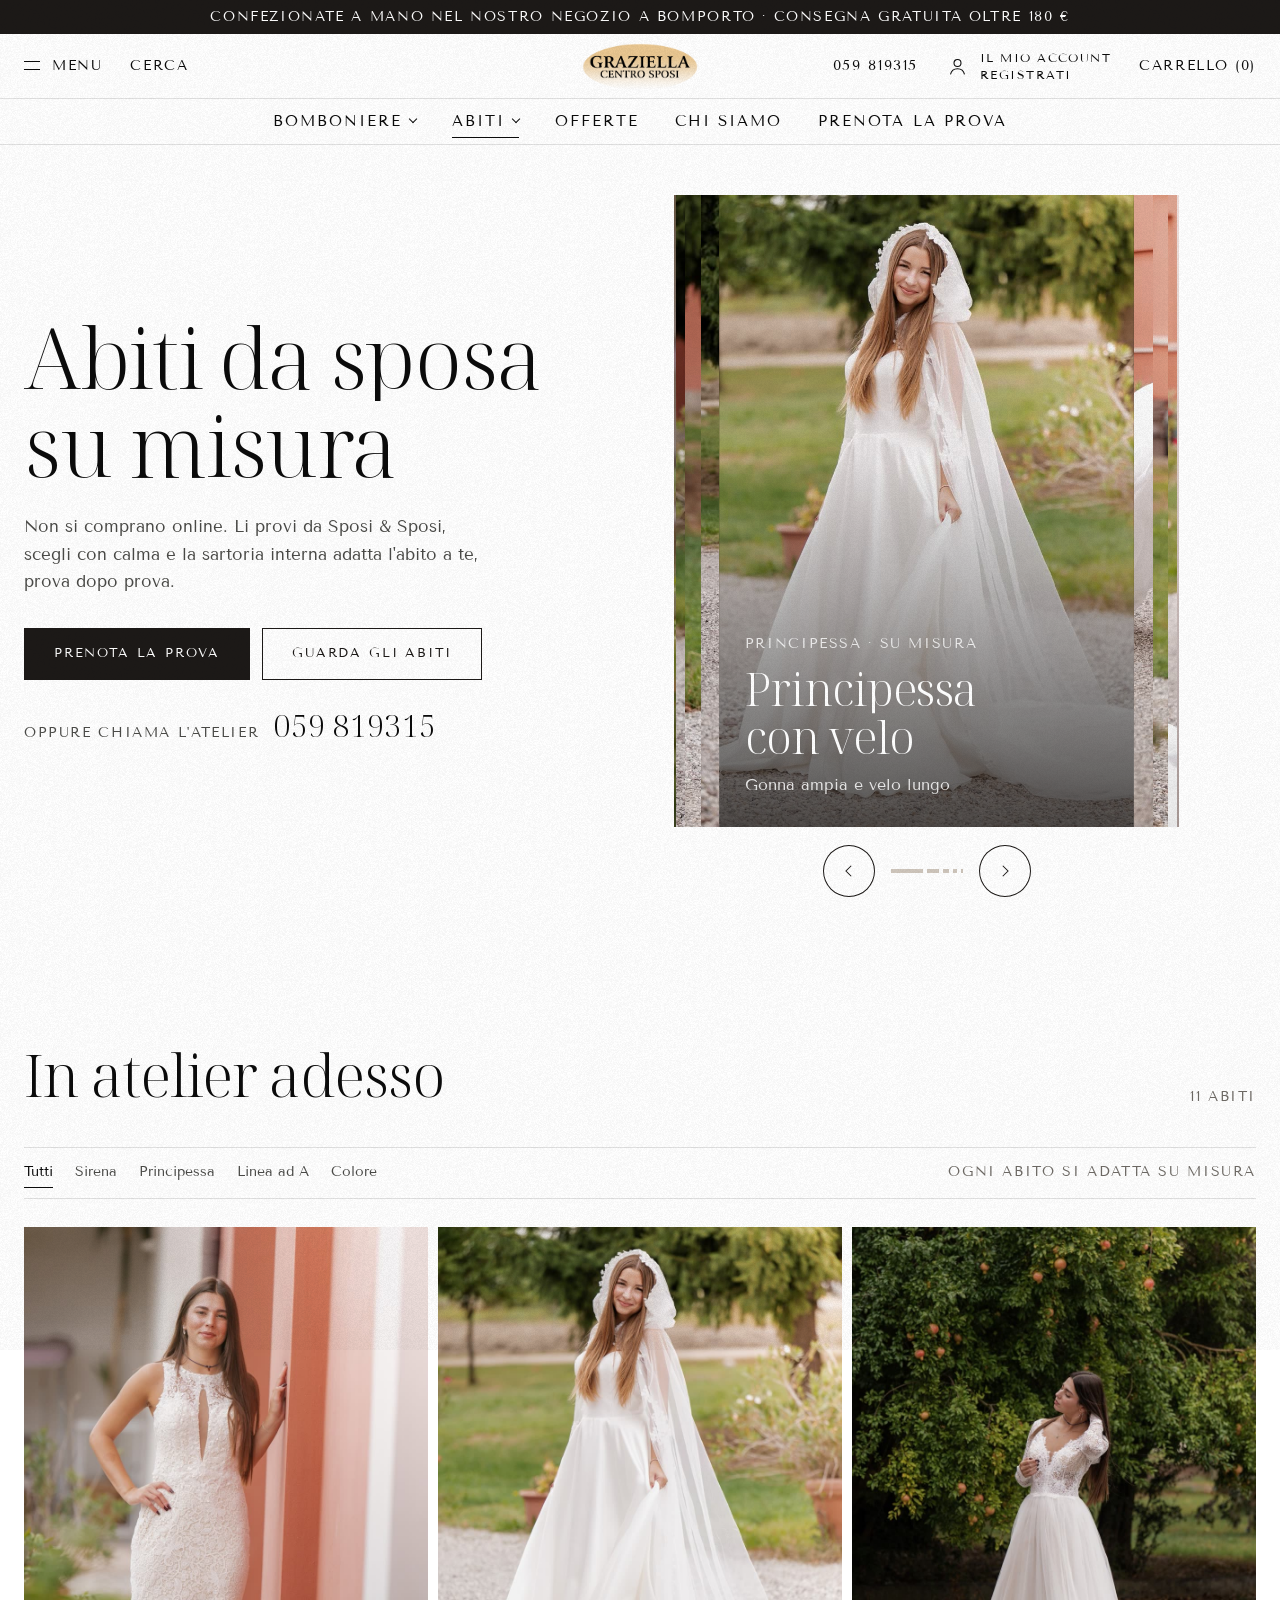
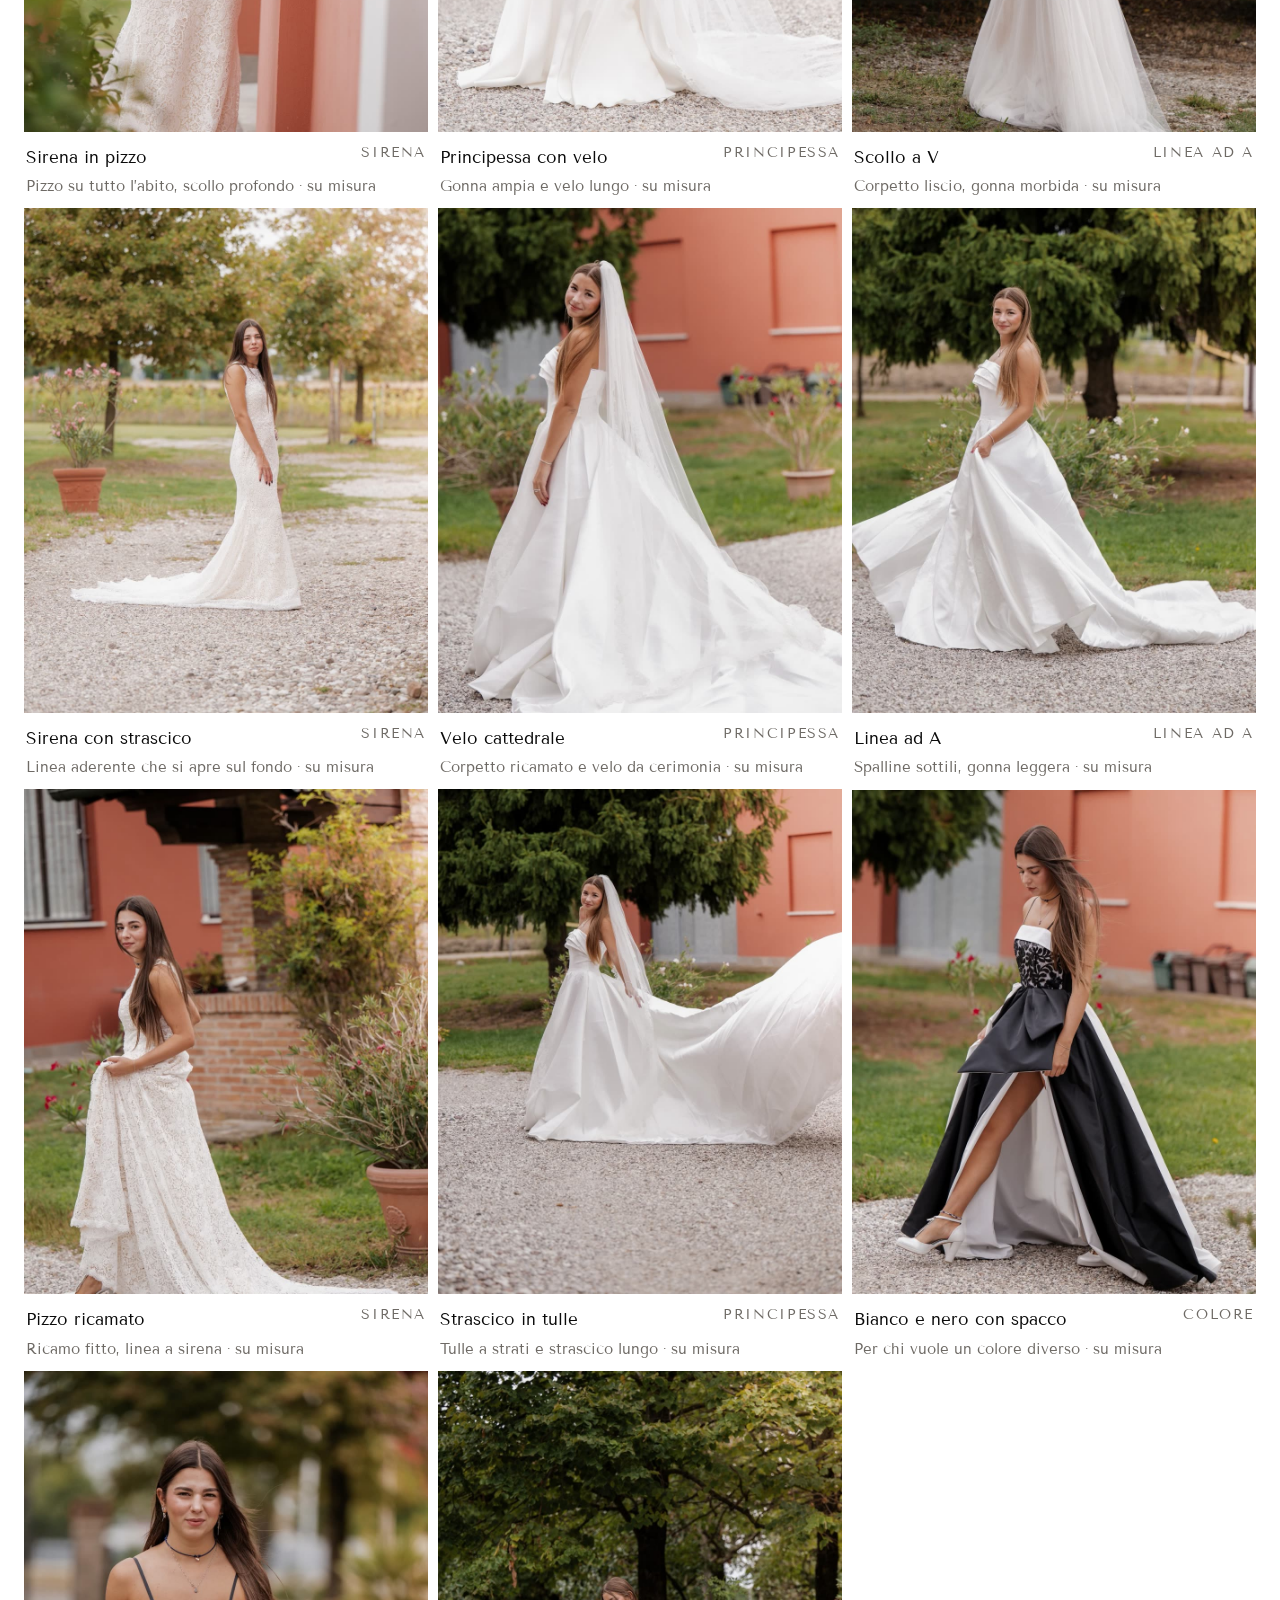
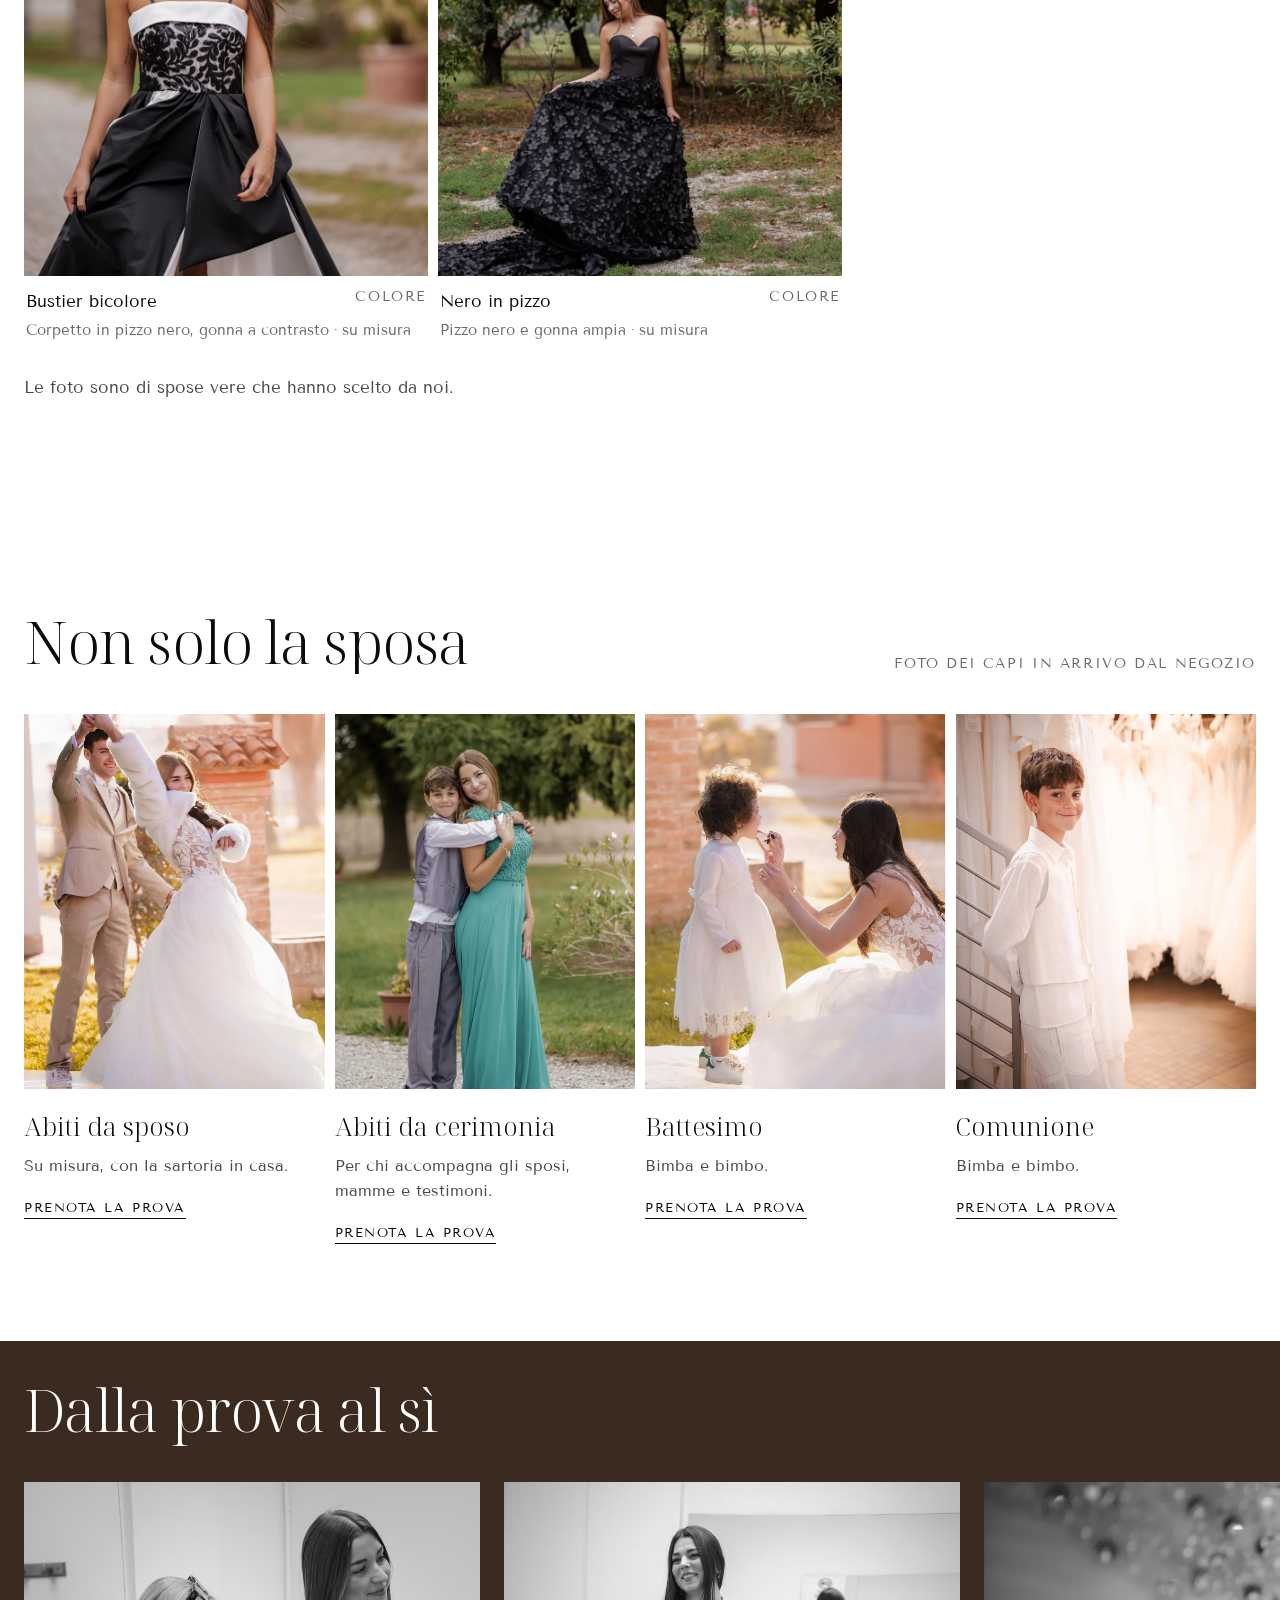
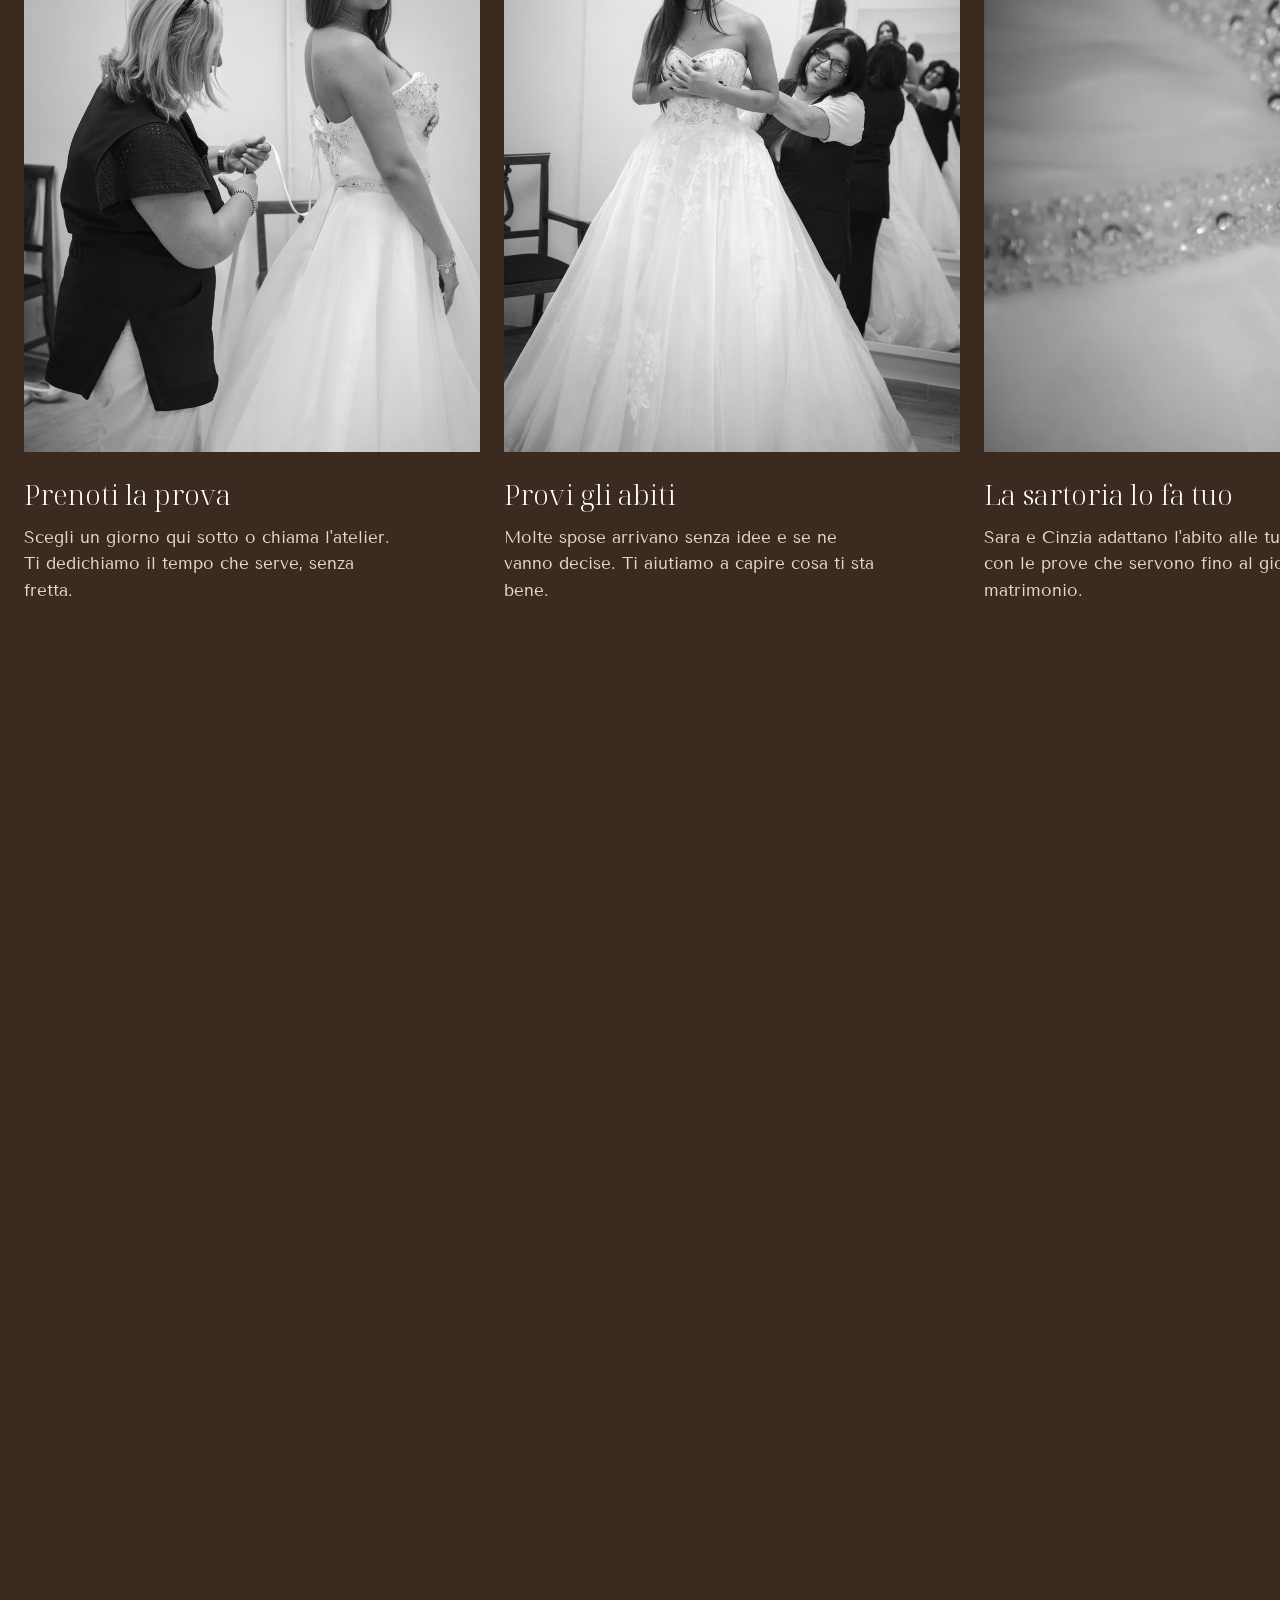
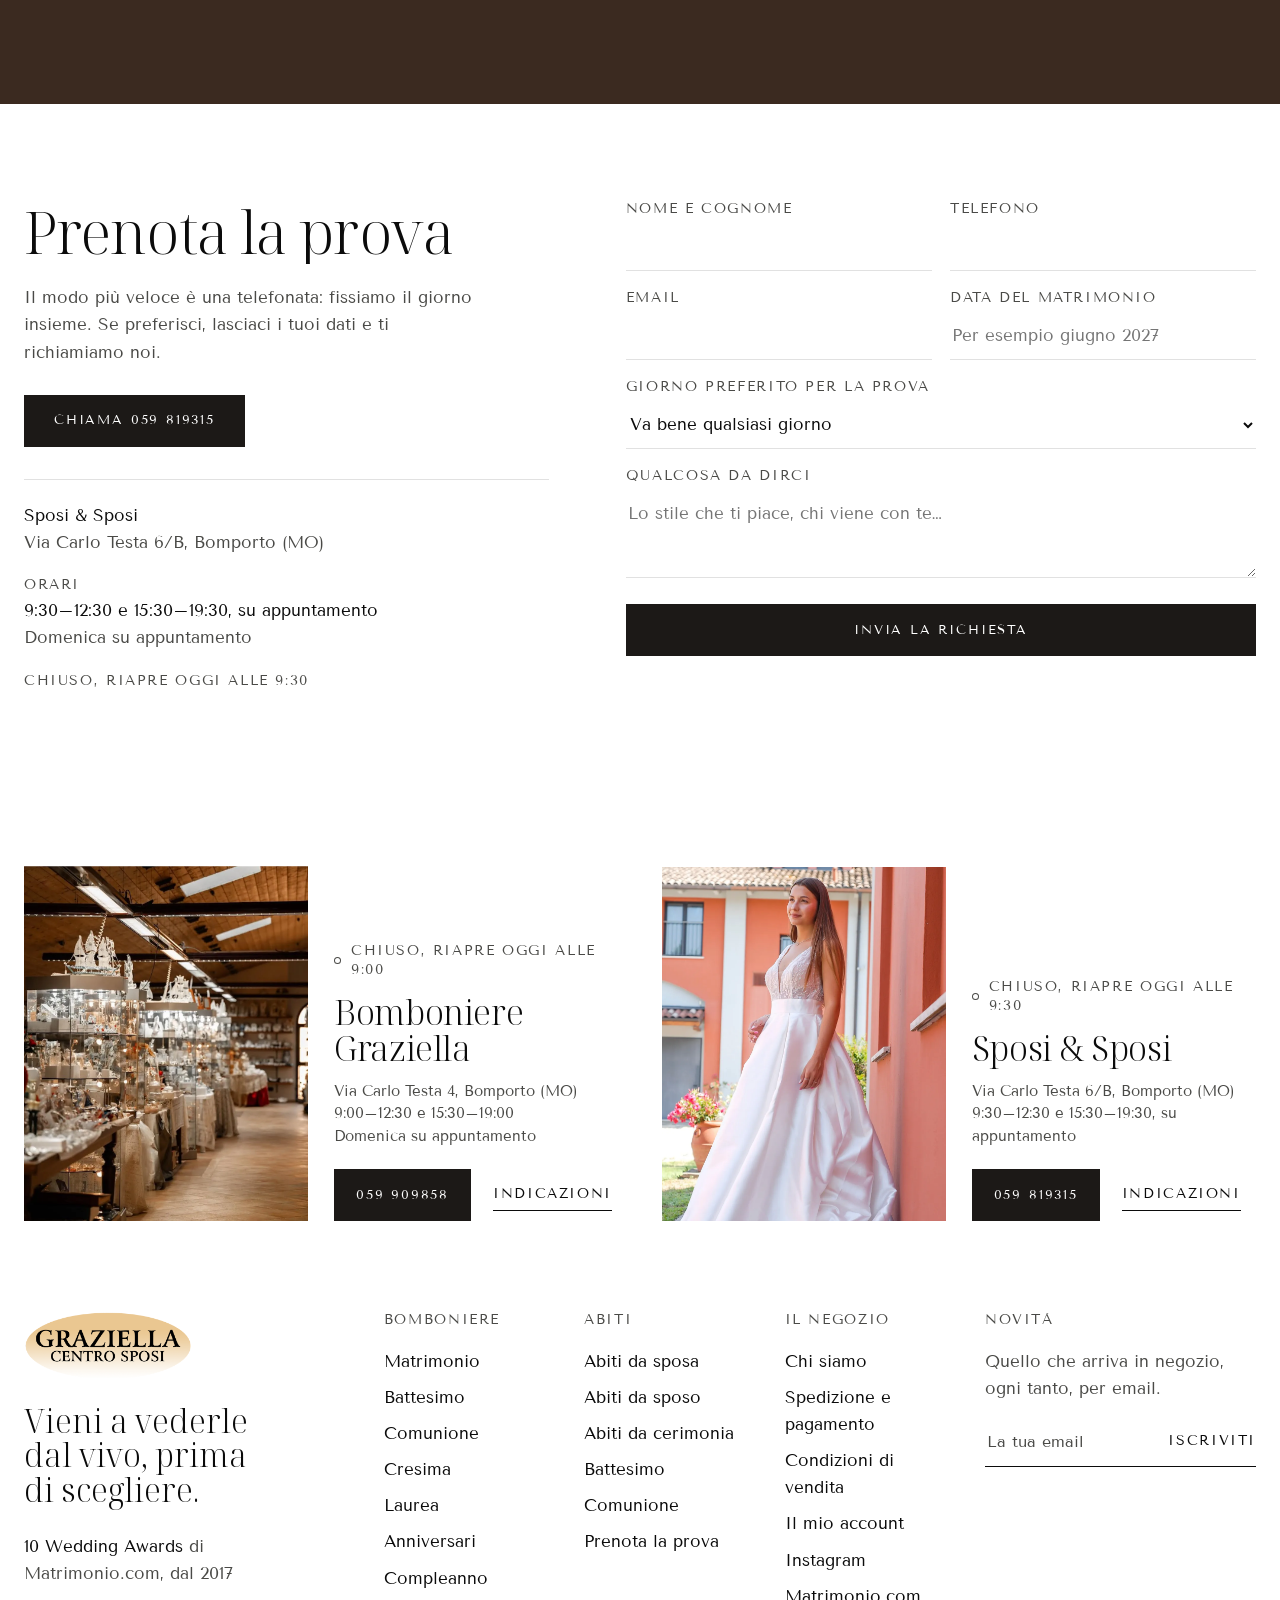
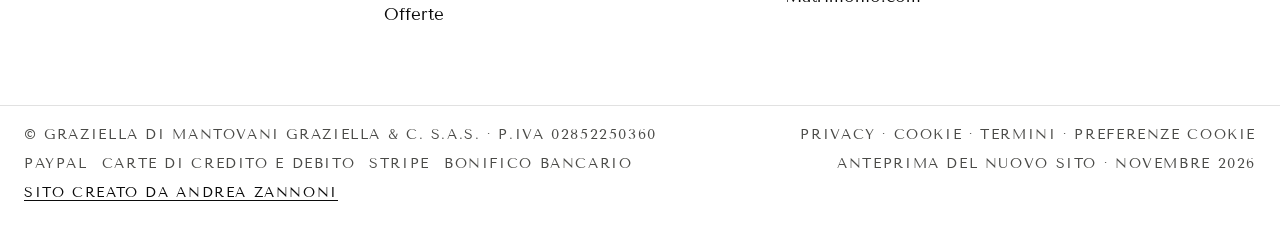
<file: abiti.html>
<!doctype html>
<html lang="it">
<head>
<script type="text/javascript" src="https://embeds.iubenda.com/widgets/52a9e732-c5e0-497f-862e-30317e8ee404.js"></script>
<meta charset="utf-8">
<meta name="robots" content="noindex, nofollow">
<script>try{if("onpagereveal" in window){document.documentElement.classList.add("libro");document.write('<link rel="stylesheet" href="assets/css/cambio-pagina.css">')}}catch(e){}</script>
<meta name="viewport" content="width=device-width, initial-scale=1">
<link rel="icon" href="assets/img/logo-graziella.png">
<script>try{if(sessionStorage.getItem("graziella-passaggio")==="1"){document.documentElement.classList.add("in-passaggio");setTimeout(function(){document.documentElement.classList.remove("in-passaggio")},2500)}}catch(e){}</script>
<title>Abiti da sposa su misura · Sposi &amp; Sposi · Graziella</title>
<meta name="description" content="Abiti da sposa su misura dell'atelier Sposi & Sposi a Bomporto: si provano in atelier e la sartoria interna li adatta a te.">
<link rel="preconnect" href="https://fonts.googleapis.com"><link rel="preconnect" href="https://fonts.gstatic.com" crossorigin>
<link href="https://fonts.googleapis.com/css2?family=Noto+Serif+Display:wght@300;400&family=Tenor+Sans&display=swap" rel="stylesheet">
<link rel="stylesheet" href="assets/vendor/lenis.css">
<link rel="stylesheet" href="assets/css/negozio.css">
<style>
/* Hero: testo a sinistra, la pila degli abiti a destra */
.ab-hero__stick { display: grid; grid-template-columns: minmax(0, 5fr) minmax(0, 6fr); align-items: center; gap: 24px; max-width: var(--max); margin: 0 auto; padding: 0 var(--gut); overflow: hidden; }
.ab-hero__testo { position: relative; z-index: 2; }
.ab-hero__testo p { margin: 24px 0 32px; }
/* Telefono per prenotare in evidenza (cliente, 26/10): la maggior parte delle spose chiama */
.ab-hero__tel { margin-top: 26px; color: var(--graphite); display: flex; align-items: baseline; gap: 14px; flex-wrap: wrap; }
.ab-hero__tel a { font-family: var(--font-titoli); font-weight: var(--peso-titoli); font-size: clamp(26px, 2.4vw, 36px); letter-spacing: .01em; color: var(--ink); text-transform: none; background: linear-gradient(currentColor, currentColor) 0 100% / 0 1px no-repeat; transition: background-size .5s var(--ease); }
.ab-hero__tel a:hover { background-size: 100% 1px; }
.ab-hero__azioni { display: flex; gap: 12px; flex-wrap: wrap; }
@media (max-width: 900px) {
  .ab-hero { height: auto; }
  .ab-hero__stick { position: relative; height: auto; grid-template-columns: 1fr; padding-top: 32px; padding-bottom: 32px; }
}

/* Filtri e griglia degli abiti */
.ab-tools { display: flex; justify-content: space-between; align-items: center; gap: 24px; border-top: 1px solid var(--hair); border-bottom: 1px solid var(--hair); height: 52px; margin-bottom: 28px; }
.tabs { display: flex; gap: 22px; overflow-x: auto; scrollbar-width: none; }
.tabs::-webkit-scrollbar { display: none; }
.tabs button { position: relative; padding: 6px 0; color: var(--graphite); white-space: nowrap; }
.tabs button[aria-pressed="true"] { color: var(--ink); }
.tabs button::after { content: ''; position: absolute; left: 0; right: 0; bottom: 0; height: 1px; background: var(--ink); transform: scaleX(0); transform-origin: right; transition: transform .5s var(--ease); }
.tabs button[aria-pressed="true"]::after, .tabs button:hover::after { transform: scaleX(1); transform-origin: left; }
.abiti { display: grid; grid-template-columns: repeat(3, minmax(0, 1fr)); gap: 10px; }
.abito__media { position: relative; aspect-ratio: 4 / 5; overflow: hidden; background: var(--mist); transform: perspective(1000px) rotateX(var(--rx, 0deg)) rotateY(var(--ry, 0deg)); transition: transform .8s var(--ease); }
.abito__media.is-tilt { transition: transform .15s linear; }
.abito__media img { width: 100%; height: 100%; object-fit: contain; }
.abito__media::after { content: ''; position: absolute; inset: 0; pointer-events: none; background: radial-gradient(circle at var(--lx, 50%) var(--ly, 30%), rgba(255,255,255,.35), transparent 50%); opacity: 0; transition: opacity .5s; }
.abito__media.is-tilt::after { opacity: 1; }
.abito__chiedi { position: absolute; left: 10px; right: 10px; bottom: 10px; height: 44px; background: var(--paper); color: var(--ink); font-size: 12.5px; letter-spacing: .12em; text-transform: uppercase; transform: translateY(calc(100% + 12px)); transition: transform .6s var(--ease); }
.abito:hover .abito__chiedi, .abito__chiedi:focus-visible { transform: none; }
@media (hover: none) { .abito__chiedi { transform: none; } }
@media (max-width: 760px) { .abito__chiedi { height: 38px; left: 8px; right: 8px; bottom: 8px; font-size: 11.5px; } .abito__chiedi .lungo { display: none; } }
.abito__meta { display: flex; justify-content: space-between; gap: 12px; padding: 12px 2px 0; }
.abito__meta h3 { margin: 0; font-weight: 400; font-size: 17px; }
.abito__meta span { white-space: nowrap; }
.abito__nota { margin: 4px 2px 0; color: var(--fog); font-size: 14.5px; }
@media (max-width: 900px) { .abiti { grid-template-columns: repeat(2, minmax(0, 1fr)); } }
@media (max-width: 760px) { .abito__meta { flex-direction: column; gap: 0; } }

/* Come funziona: percorso orizzontale che scorre con lo scroll */
.percorso { position: relative; background: var(--bruno); color: var(--paper); overflow: clip; }
.percorso__pin { height: 100vh; height: 100svh; display: flex; flex-direction: column; justify-content: center; gap: 40px; }
.percorso__head { padding: 0 var(--gut); max-width: var(--max); margin: 0 auto; width: 100%; }
.percorso__track { display: flex; gap: 24px; padding: 0 var(--gut); width: max-content; will-change: transform; }
.tappa { --w: min(520px, 78vw, calc((100svh - 330px) * .8)); width: var(--w); flex-shrink: 0; }
.tappa--larga { width: calc(var(--w) * 1.875); }
.tappa--larga .tappa__foto { aspect-ratio: 3 / 2; }
.tappa__foto { position: relative; aspect-ratio: 4 / 5; overflow: hidden; }
.tappa img { width: 100%; height: 100%; object-fit: cover; filter: grayscale(1); transition: filter 1s var(--ease); }
.fila-nav--percorso { display: none; }
/* Su telefono e tablet il percorso non blocca la pagina: si scorre col dito o con le frecce, la tappa in primo piano prende colore */
@media (max-width: 900px) {
  .percorso__pin { height: auto; padding: 72px 0 64px; gap: 32px; }
  .percorso__track { width: auto; overflow-x: auto; scroll-snap-type: x mandatory; scrollbar-width: none; }
  .percorso__track::-webkit-scrollbar { display: none; }
  .tappa { --w: 80vw; scroll-snap-align: start; }
  .tappa.is-qui img { filter: none; }
  .fila-nav--percorso { display: flex; margin-top: 0; }
}
.tappa h3 { margin: 20px 0 8px; font-family: var(--font-titoli); font-weight: var(--peso-titoli); font-size: clamp(26px, 2.2vw, 32px); }
.tappa p { margin: 0; color: var(--crema); max-width: 38ch; font-size: 16.5px; }

/* Prenotazione della prova */
.prova { display: grid; grid-template-columns: minmax(0, 5fr) minmax(0, 6fr); gap: clamp(32px, 6vw, 120px); align-items: start; }
.prova__info p { margin-top: 20px; }
.prova__contatti { margin-top: 32px; display: grid; gap: 14px; padding-top: 22px; border-top: 1px solid var(--hair); }
.prova__contatti b { font-weight: 400; display: block; }
.prova__contatti span { color: var(--graphite); }
.prova__contatti .tel { user-select: all; color: var(--ink); }
.form { display: grid; gap: 18px; }
.form .riga { display: grid; grid-template-columns: 1fr 1fr; gap: 18px; }
.campo label { display: block; margin-bottom: 4px; color: var(--graphite); }
.campo input, .campo select, .campo textarea { width: 100%; border: 0; border-bottom: 1px solid var(--hair); background: none; outline: none; height: 48px; font-size: 17px; border-radius: 0; }
.campo textarea { height: 88px; resize: vertical; padding-top: 10px; }
.campo input:focus, .campo select:focus, .campo textarea:focus { border-bottom-color: var(--ink); }
.prova__chiama { margin-top: 28px; }
.ok { padding: 24px; background: var(--mist); }
.ok h3 { margin: 0 0 8px; font-weight: 400; font-size: 26px; }
.ok p { margin: 0; color: var(--graphite); }
@media (max-width: 900px) { .prova { grid-template-columns: 1fr; } .form .riga { grid-template-columns: 1fr; } }
/* Le altre categorie dell'atelier (sposo, cerimonia, battesimo, comunione): foto vere del negozio, prova su appuntamento */
.altri__griglia { display: grid; grid-template-columns: repeat(4, minmax(0, 1fr)); gap: 10px; }
.altro { position: relative; scroll-margin-top: calc(var(--head) + 40px); }
.altro__foto { aspect-ratio: 4 / 5; overflow: hidden; background: var(--mist); }
.altro__foto img { width: 100%; height: 100%; object-fit: contain; }
.altro h3 { margin: 18px 0 6px; font-family: var(--font-titoli); font-weight: var(--peso-titoli); font-size: clamp(24px, 2vw, 30px); }
.altro p { margin: 0 0 14px; color: var(--graphite); font-size: 15.5px; }
.altro:target .altro__foto { box-shadow: 0 0 0 1px var(--ink); }
@media (max-width: 900px) { .altri__griglia { grid-template-columns: 1fr 1fr; gap: 24px 10px; } }


/* Pila degli abiti ("047R" di UberDesigner): le foto si aprono dalla linea centrale, una sopra l'altra a gradini */
@property --inset { syntax: '<percentage>'; inherits: false; initial-value: 50%; }
.ab-hero { height: auto; }
.ab-hero__stick { position: relative; height: calc(100svh - var(--head) - var(--bar)); min-height: 620px; max-height: 980px; }
.sr-only { position: absolute; width: 1px; height: 1px; margin: -1px; padding: 0; overflow: hidden; clip: rect(0 0 0 0); white-space: nowrap; border: 0; }
.pila { align-self: stretch; --pl-inset-0: 9%; --pl-inset-1: 5.4%; --pl-inset-2: 2.4%; --pl-inset-3: .6%; --pl-inset-4: 0%; display: grid; justify-items: center; align-content: center; gap: 18px; height: 100%; }
.pl-scatola { position: relative; height: min(800px, calc(100svh - var(--head) - var(--bar) - 170px)); min-height: 480px; aspect-ratio: 4 / 5; max-width: 100%; background: var(--bruno-scuro); overflow: hidden; isolation: isolate; cursor: pointer; }
.pl-scatola[data-zone='prev'] { cursor: w-resize; } .pl-scatola[data-zone='next'] { cursor: e-resize; }
.pl-pannello { position: absolute; inset: 0; overflow: hidden; background: var(--bruno); clip-path: inset(0 calc(var(--inset) * var(--sway-right, 1)) 0 calc(var(--inset) * var(--sway-left, 1))); transition: --inset var(--pl-frame) var(--pl-ease); will-change: clip-path; }
.pl-pannello img { position: absolute; inset: 0; width: 100%; height: 100%; object-fit: cover; }
.pl-velo { position: absolute; inset: 0; background: linear-gradient(to top, rgba(28, 25, 23, .74) 0%, rgba(28, 25, 23, .3) 34%, rgba(28, 25, 23, 0) 58%); opacity: 0; transition: opacity calc(var(--pl-text) * var(--pl-exit)) var(--pl-ease); }
.pl-velo.is-on { opacity: 1; transition-duration: var(--pl-text); }
.pl-storia { position: absolute; left: 0; right: 0; bottom: 0; padding: 0 calc(var(--pl-inset-0) + clamp(16px, 2vw, 28px)) clamp(22px, 3.4vh, 36px); color: var(--paper); pointer-events: none; display: grid; gap: 12px; }
.pl-cap { margin: 0; color: rgba(255, 255, 255, .82); }
.pl-titolo { margin: 0; font-family: var(--font-titoli); font-weight: var(--peso-titoli); font-size: clamp(36px, 3.6vw, 60px); line-height: 1.04; letter-spacing: -.015em; }
.pl-lead { margin: 0; font-size: 16px; line-height: 1.45; color: rgba(255, 255, 255, .86); max-width: 30em; }
.pl-piede { display: flex; align-items: center; gap: 16px; }
.pl-lineette { display: flex; gap: 4px; }
.pl-dot { position: relative; height: 4px; overflow: hidden; background: #CFC6BC; transition: width var(--pl-text) var(--pl-ease); }
.pl-fill { position: absolute; inset: 0; transform-origin: right; transition: transform var(--pl-text) var(--pl-ease); }
.pl-fill[data-phase='drain'] { transform: scaleX(0); }
.pl-progress { position: absolute; inset: 0; background: var(--bruno); transform-origin: left; animation: pl-conto var(--pl-dwell) linear forwards; }
.pl-fill:not([data-phase='run']) .pl-progress { animation-play-state: paused; }
@keyframes pl-conto { from { transform: scaleX(0); } to { transform: scaleX(1); } }
/* Parole che escono da sotto la riga; nel titolo la riga sopra sale e quella sotto scende */
.pl-rev .pl-mask { display: inline-block; vertical-align: top; overflow: hidden; padding-block: .1em; margin-block: -.1em; }
.pl-split .pl-mask { overflow: visible; clip-path: inset(0 -.5em .1em -.5em); }
.pl-split .pl-mask:has(> [data-dir='down']) { clip-path: inset(.1em -.5em 0 -.5em); }
.pl-word { --from: 115%; display: inline-block; transform: translate3d(0, var(--from), 0); opacity: 0; transition-property: transform, opacity; transition-timing-function: var(--pl-ease); transition-duration: calc(var(--pl-text) * var(--pl-exit)); transition-delay: calc(var(--i, 0) * var(--rev-stagger, 45ms) * var(--pl-exit)); }
.pl-word[data-dir='down'] { --from: -115%; }
.pl-storia.is-on .pl-word { transform: none; opacity: 1; transition-duration: var(--pl-text); transition-delay: calc(var(--rev-delay, 0ms) + var(--i, 0) * var(--rev-stagger, 45ms)); }
@media (max-width: 900px) {
  .ab-hero__stick { height: auto; min-height: 0; max-height: none; }
  .pila { height: auto; order: -1; }
  .pl-scatola { height: auto; min-height: 0; width: 100%; }
  .pl-titolo { font-size: 38px; }
  .pl-lead { font-size: 15px; }
}
</style>
</head>
<body data-pagina="abiti">
<div id="testata"></div>
<main>
  <section class="ab-hero" id="ab-hero" aria-labelledby="t-ab">
    <div class="ab-hero__stick">
      <div class="ab-hero__testo">
        <h1 class="h-xl" id="t-ab" data-split>Abiti da sposa su misura</h1>
        <p class="body-l">Non si comprano online. Li provi da Sposi &amp; Sposi, scegli con calma e la sartoria interna adatta l'abito a te, prova dopo prova.</p>
        <div class="ab-hero__azioni"><a class="btn" href="#prova">Prenota la prova</a><a class="btn btn--line" href="#collezione">Guarda gli abiti</a></div>
        <p class="ab-hero__tel label">Oppure chiama l'atelier <a href="tel:+39059819315">059 819315</a></p>
      </div>
      <div class="pila" id="pila" data-abiti='["principessa-velo","strascico-tulle","nero-spacco","velo-cattedrale","sirena-pizzo"]'>
        <div class="pl-scatola" role="group" aria-roledescription="carosello" aria-label="Abiti dell'atelier"></div>
        <div class="pl-piede">
          <button type="button" class="fila-freccia" data-pl="-1" aria-label="Abito precedente"><svg viewBox="0 0 24 24"><path d="M15 5l-7 7 7 7"/></svg></button>
          <span class="pl-lineette" aria-hidden="true"></span>
          <button type="button" class="fila-freccia" data-pl="1" aria-label="Abito successivo"><svg viewBox="0 0 24 24"><path d="M9 5l7 7-7 7"/></svg></button>
        </div>
        <p class="sr-only" aria-live="polite"><span class="pl-ora"></span></p>
      </div>
    </div>
  </section>


  <section class="sec" id="collezione" aria-labelledby="t-coll">
    <div class="wrap">
      <div class="sec__head"><h2 class="h-l" id="t-coll" data-split>In atelier adesso</h2><span class="label fog" id="conta-abiti"></span></div>
      <div class="ab-tools">
        <div class="tabs label" id="linee" role="group" aria-label="Linea"></div>
        <span class="label fog hide-s">Ogni abito si adatta su misura</span>
      </div>
      <div class="abiti" id="abiti"></div>
      <p class="muted" style="margin-top:32px">Le foto sono di spose vere che hanno scelto da noi.</p>
    </div>
  </section>

  <section class="sec altri" id="altri" aria-labelledby="t-altri">
    <div class="wrap">
      <div class="sec__head"><h2 class="h-l" id="t-altri" data-split>Non solo la sposa</h2><span class="label fog">Foto dei capi in arrivo dal negozio</span></div>
      <div class="altri__griglia" id="altri-griglia"></div>
    </div>
  </section>

  <section class="percorso" id="percorso" aria-labelledby="t-perc">
    <div class="percorso__pin">
      <div class="percorso__head"><h2 class="h-l" id="t-perc">Dalla prova al sì</h2></div>
      <div class="percorso__track" id="traccia">
        <article class="tappa"><div class="tappa__foto"><img src="assets/abiti/prova-specchio.jpg" alt="Una sposa si guarda allo specchio durante la prova" loading="lazy"></div><h3>Prenoti la prova</h3><p>Scegli un giorno qui sotto o chiama l'atelier. Ti dedichiamo il tempo che serve, senza fretta.</p></article>
        <article class="tappa"><div class="tappa__foto"><img src="assets/abiti/prova-atelier.jpg" alt="Prova dell'abito in atelier" loading="lazy"></div><h3>Provi gli abiti</h3><p>Molte spose arrivano senza idee e se ne vanno decise. Ti aiutiamo a capire cosa ti sta bene.</p></article>
        <article class="tappa tappa--larga"><div class="tappa__foto"><img src="assets/img/mani-lacci.webp" alt="Mani che stringono i lacci del corsetto" loading="lazy"></div><h3>La sartoria lo fa tuo</h3><p>Sara e Cinzia adattano l'abito alle tue misure, con le prove che servono fino al giorno del matrimonio.</p></article>
        <article class="tappa"><div class="tappa__foto"><img src="assets/abiti/prova-sartoria.jpg" alt="La sarta sistema lo strascico" loading="lazy"></div><h3>Lo ritiri pronto</h3><p>All'ultima prova l'abito è come lo volevi. Lo porti a casa stirato e pronto.</p></article>
      </div>
      <div class="fila-nav fila-nav--chiara fila-nav--percorso">
        <button type="button" class="fila-freccia" data-verso="-1" id="perc-prima" aria-label="Tappa precedente"><svg viewBox="0 0 24 24"><path d="M15 5l-7 7 7 7"/></svg></button>
        <div class="fila-barra" aria-hidden="true"><i id="perc-barra"></i></div>
        <button type="button" class="fila-freccia" data-verso="1" id="perc-dopo" aria-label="Tappa successiva"><svg viewBox="0 0 24 24"><path d="M9 5l7 7-7 7"/></svg></button>
      </div>
    </div>
  </section>

  <section class="sec" id="prova" aria-labelledby="t-prova">
    <div class="wrap prova">
      <div class="prova__info">
        <h2 class="h-l" id="t-prova" data-split>Prenota la prova</h2>
        <p class="body-l">Il modo più veloce è una telefonata: fissiamo il giorno insieme. Se preferisci, lasciaci i tuoi dati e ti richiamiamo noi.</p>
        <a class="btn prova__chiama" href="tel:+39059819315">Chiama 059 819315</a>
        <div class="prova__contatti">
          <div><b>Sposi &amp; Sposi</b><span>Via Carlo Testa 6/B, Bomporto (MO)</span></div>
          <div><span class="label">Orari</span> <b>9:30–12:30 e 15:30–19:30, su appuntamento</b><span>Domenica su appuntamento</span></div>
          <div><span class="label" id="stato-atelier"></span></div>
        </div>
      </div>
      <form class="form" id="form-prova" novalidate>
        <div class="riga">
          <div class="campo"><label class="label" for="f-nome">Nome e cognome</label><input id="f-nome" required autocomplete="name"></div>
          <div class="campo"><label class="label" for="f-tel">Telefono</label><input id="f-tel" type="tel" required autocomplete="tel"></div>
        </div>
        <div class="riga">
          <div class="campo"><label class="label" for="f-email">Email</label><input id="f-email" type="email" autocomplete="email"></div>
          <div class="campo"><label class="label" for="f-data">Data del matrimonio</label><input id="f-data" type="text" placeholder="Per esempio giugno 2027" autocomplete="off"></div>
        </div>
        <div class="campo"><label class="label" for="f-giorno">Giorno preferito per la prova</label><select id="f-giorno"></select></div>
        <div class="campo"><label class="label" for="f-msg">Qualcosa da dirci</label><textarea id="f-msg" placeholder="Lo stile che ti piace, chi viene con te…"></textarea></div>
        <button class="btn btn--full" type="submit">Invia la richiesta</button>
        <div id="esito" aria-live="polite"></div>
      </form>
    </div>
  </section>
</main>
<div id="piede"></div>

<script src="assets/vendor/gsap.min.js"></script>
<script src="assets/vendor/ScrollTrigger.min.js"></script>
<script src="assets/vendor/SplitText.min.js"></script>
<script src="assets/vendor/Flip.min.js"></script>
<script src="assets/vendor/lenis.min.js"></script>
<script src="assets/js/dati.js"></script>
<script src="assets/js/negozio.js"></script>
<script src="assets/js/pila-abiti.js"></script>
<script>
(function () {
  const { G, entrate } = Negozio;
  const ridotto = matchMedia('(prefers-reduced-motion: reduce)').matches;
  const linea = id => G.linee.find(l => l.id === id);

  /* Griglia degli abiti */
  const griglia = document.getElementById('abiti');
  griglia.innerHTML = G.abiti.map(a => `<article class="abito" data-id="${a.id}" data-linea="${a.linea}">
      <div class="abito__media" data-tilt><img src="assets/abiti/${a.id}.jpg" alt="${a.nome}" loading="lazy"><button class="abito__chiedi" type="button" data-chiedi="${a.id}"><span class="lungo">Chiedi di </span>provarlo</button></div>
      <div class="abito__meta"><h3>${a.nome}</h3><span class="label fog">${linea(a.linea).nome}</span></div>
      <p class="abito__nota">${a.nota} · su misura</p>
    </article>`).join('');
  const carte = [...griglia.children];

  /* Filtri per linea, anche da #sirena ecc. */
  const tabs = document.getElementById('linee');
  tabs.innerHTML = `<button aria-pressed="true" data-linea="">Tutti</button>` + G.linee.map(l => `<button aria-pressed="false" data-linea="${l.id}">${l.nome}</button>`).join('');
  function filtra(id, anima) {
    const stato = anima && window.Flip && !ridotto ? Flip.getState(carte) : null;
    let n = 0;
    carte.forEach(c => { c.hidden = !!id && c.dataset.linea !== id; if (!c.hidden) n++; });
    tabs.querySelectorAll('button').forEach(b => b.setAttribute('aria-pressed', String(b.dataset.linea === id)));
    document.getElementById('conta-abiti').textContent = `${n} ${n === 1 ? 'abito' : 'abiti'}`;
    if (stato) Flip.from(stato, { duration: .8, ease: 'power3.inOut', stagger: .03, absolute: true,
      onEnter: el => gsap.fromTo(el, { opacity: 0, scale: .94 }, { opacity: 1, scale: 1, duration: .7 }),
      onLeave: el => gsap.to(el, { opacity: 0, scale: .94, duration: .4 }), onComplete: () => ScrollTrigger.refresh() });
  }
  tabs.addEventListener('click', e => { const b = e.target.closest('button'); if (b) filtra(b.dataset.linea, true); });
  const iniziale = location.hash.slice(1);
  filtra(G.linee.some(l => l.id === iniziale) ? iniziale : '', false);
  if (G.linee.some(l => l.id === iniziale)) setTimeout(() => document.getElementById('collezione').scrollIntoView(), 50);
  addEventListener('hashchange', () => { const h = location.hash.slice(1); if (G.linee.some(l => l.id === h)) { filtra(h, true); document.getElementById('collezione').scrollIntoView(); } });

  /* Gli abiti entrano a tendina: la cornice si scopre dall'alto e la foto si assesta */
  if (window.gsap && window.ScrollTrigger && !ridotto) {
    gsap.registerPlugin(ScrollTrigger);
    const visibili = carte.filter(c => !c.hidden);
    const cornici = b => b.map(x => x.querySelector('.abito__media'));
    gsap.set(cornici(visibili), { clipPath: 'inset(100% 0% 0% 0%)' });
    ScrollTrigger.batch(visibili, { start: 'top 92%', once: true, onEnter: b => {
      gsap.to(cornici(b), { clipPath: 'inset(0% 0% 0% 0%)', duration: 1.3, stagger: .1, ease: 'expo.out', clearProps: 'clipPath' });
    } });
  }

  griglia.addEventListener('click', e => {
    const b = e.target.closest('[data-chiedi]'); if (!b) return;
    /* Il nome dell'abito finisce nel messaggio, così in atelier sanno già cosa preparare */
    const msg = document.getElementById('f-msg'), nome = G.abiti.find(a => a.id === b.dataset.chiedi).nome;
    if (!msg.value.includes(nome)) msg.value = (msg.value.trim() ? msg.value.trim() + '\n' : 'Vorrei provare: ') + nome;
    const dest = document.getElementById('prova');
    Negozio.lenis ? Negozio.lenis.scrollTo(dest, { offset: -40 }) : dest.scrollIntoView({ behavior: 'smooth' });
  });

  /* Giorni di apertura nelle prossime due settimane */
  const giorni = ['domenica', 'lunedì', 'martedì', 'mercoledì', 'giovedì', 'venerdì', 'sabato'];
  const sel = document.getElementById('f-giorno');
  const opzioni = [];
  for (let k = 1; opzioni.length < 10 && k < 21; k++) {
    const d = new Date(); d.setDate(d.getDate() + k);
    const fasce = G.orariAbiti[d.getDay()] || [];
    if (!fasce.length) continue;
    const testo = `${giorni[d.getDay()]} ${d.getDate()} ${d.toLocaleDateString('it-IT', { month: 'long' })}`;
    opzioni.push(`<option>${testo}, mattina</option>`);
    if (fasce.length > 1) opzioni.push(`<option>${testo}, pomeriggio</option>`);
  }
  sel.innerHTML = '<option value="">Va bene qualsiasi giorno</option>' + opzioni.join('');
  document.getElementById('stato-atelier').textContent = Negozio.stato(G.orariAbiti).testo;

  document.getElementById('form-prova').addEventListener('submit', e => {
    e.preventDefault();
    const nome = document.getElementById('f-nome'), tel = document.getElementById('f-tel');
    const esito = document.getElementById('esito');
    if (!nome.value.trim() || !tel.value.trim()) {
      esito.innerHTML = '<p class="muted">Servono almeno il nome e un telefono per richiamarti.</p>';
      (nome.value.trim() ? tel : nome).focus();
      return;
    }
    const grazie = `<div class="ok"><h3>Grazie, ${nome.value.trim().split(' ')[0]}.</h3><p>Sposi &amp; Sposi ti richiama al ${tel.value.trim()} per fissare la prova.</p></div>`;
    /* Su WordPress la richiesta parte davvero per email; nell'anteprima statica no */
    if (!G.wp) { esito.innerHTML = grazie.replace('</p></div>', ' In questa anteprima del sito la richiesta non viene ancora inviata.</p></div>'); return; }
    const fd = new FormData(e.target);
    fd.append('action', 'graziella_prova'); fd.append('nonce', G.wp.nonce);
    ['f-nome', 'f-tel', 'f-email', 'f-giorno', 'f-msg'].forEach(id => { const c = document.getElementById(id); if (c) fd.set(id, c.value); });
    esito.innerHTML = '<p class="muted">Invio in corso…</p>';
    fetch(G.wp.ajax, { method: 'POST', body: fd, credentials: 'same-origin' }).then(r => r.json())
      .then(j => { esito.innerHTML = j.success ? grazie : '<p class="muted">Non è partita. Chiamaci allo 059 819315.</p>'; })
      .catch(() => { esito.innerHTML = '<p class="muted">Non è partita. Chiamaci allo 059 819315.</p>'; });
  });

  if (!window.gsap || ridotto) { entrate(); return; }
  gsap.registerPlugin(ScrollTrigger, Flip);

  const telefono = matchMedia('(max-width: 900px)').matches;

  /* Percorso: le tappe scorrono in orizzontale mentre la sezione resta ferma */
  const traccia = document.getElementById('traccia');
  const distanza = () => Math.max(0, traccia.scrollWidth - innerWidth);
  if (telefono) Negozio.fila(traccia, { prima: document.getElementById('perc-prima'), dopo: document.getElementById('perc-dopo'), barra: document.getElementById('perc-barra') });
  else if (distanza() > 0) {
    gsap.to(traccia, { x: () => -distanza(), ease: 'none', scrollTrigger: { trigger: '#percorso', start: 'top top', end: () => '+=' + distanza(), pin: '.percorso__pin', scrub: 1, invalidateOnRefresh: true } });
    gsap.utils.toArray('.tappa img').forEach(img => gsap.fromTo(img, { filter: 'grayscale(1)' }, { filter: 'grayscale(0)', scrollTrigger: { trigger: '#percorso', start: 'top top', end: () => '+=' + distanza(), scrub: true } }));
  }
  /* Le altre categorie dell'atelier */
  document.getElementById('altri-griglia').innerHTML = window.GRAZIELLA.categorieAbiti.slice(1).map(c => `<article class="altro" id="${c.id}"><div class="altro__foto"><img src="${c.foto}" alt="" loading="lazy"></div><h3>${c.nome}</h3><p>${c.nota}</p><a class="link" href="#prova">Prenota la prova</a></article>`).join('');
  entrate();
})();
</script>
</body>
</html>
</file>
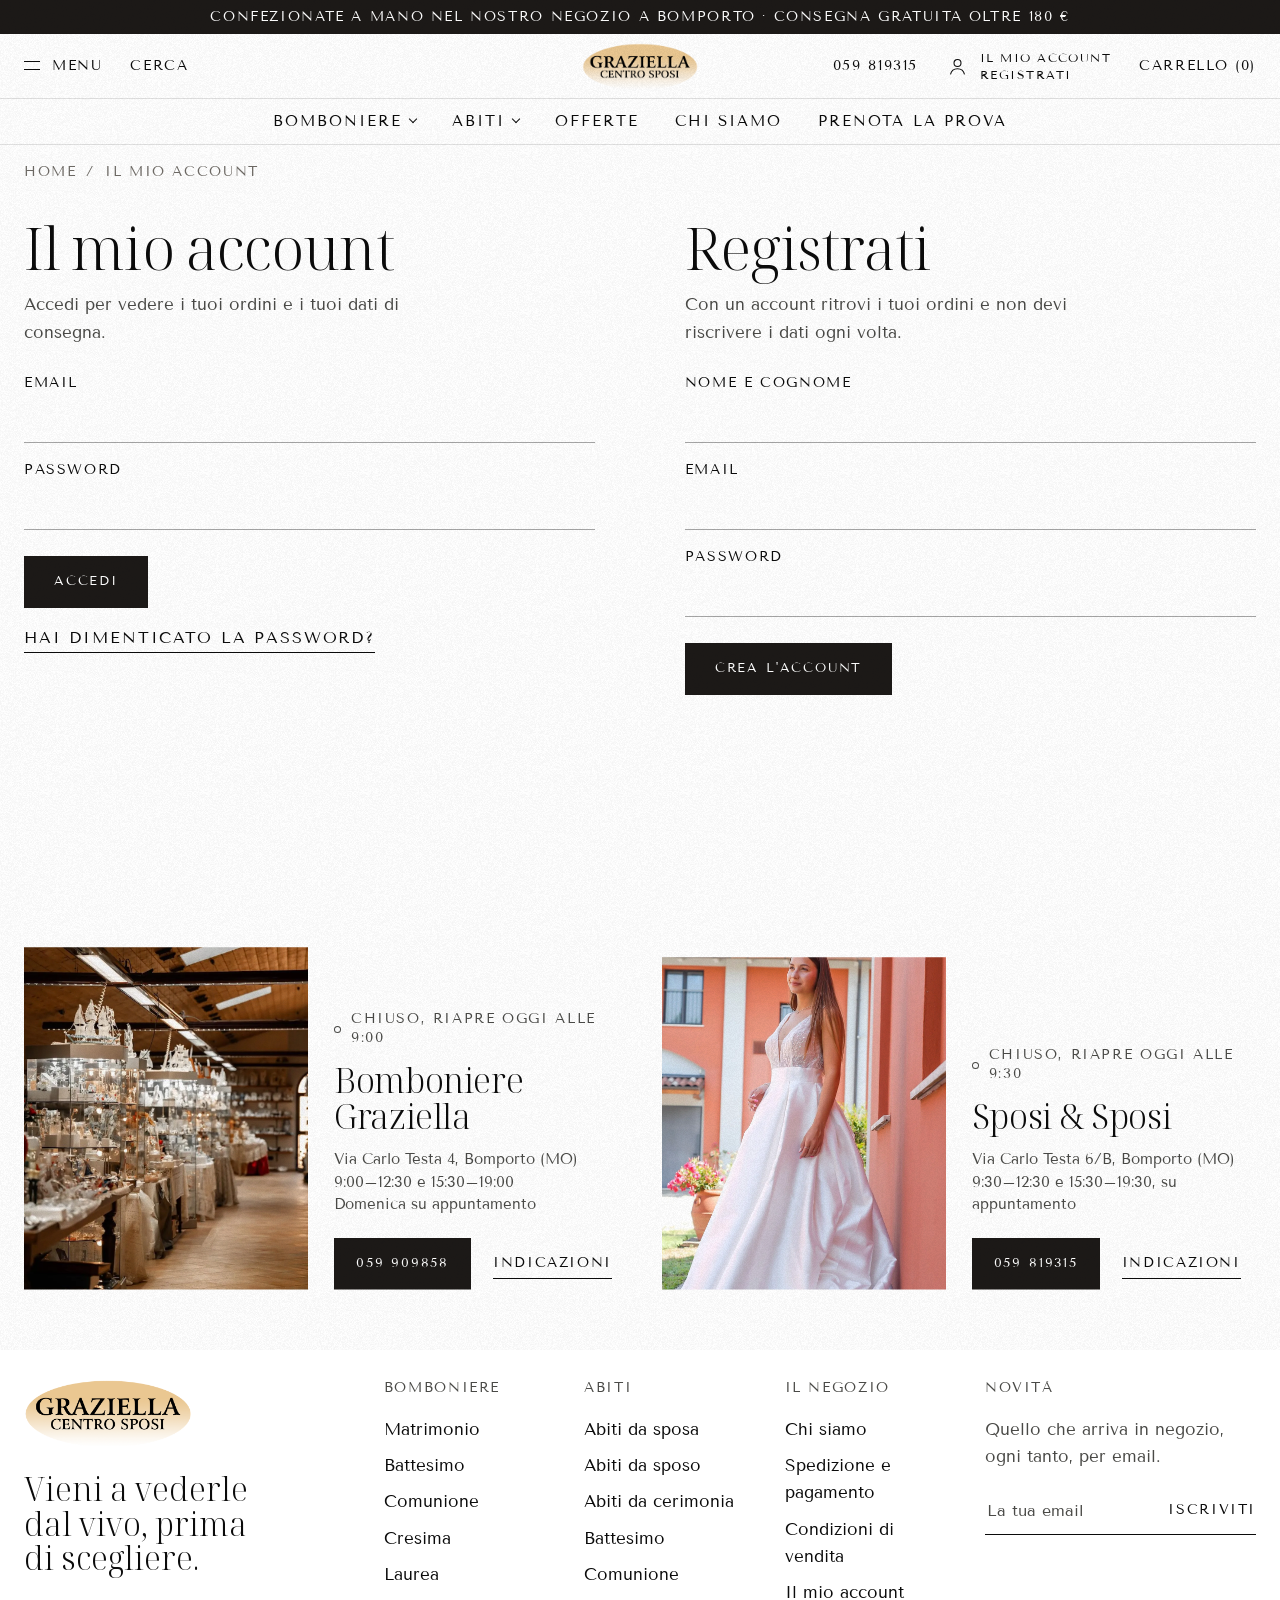
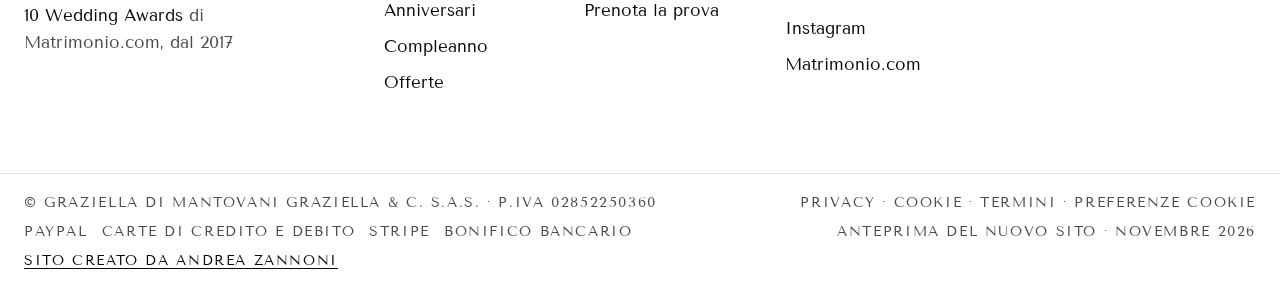
<file: account.html>
<!doctype html>
<html lang="it">
<head>
<script type="text/javascript" src="https://embeds.iubenda.com/widgets/52a9e732-c5e0-497f-862e-30317e8ee404.js"></script>
<meta charset="utf-8">
<meta name="robots" content="noindex, nofollow">
<script>try{if("onpagereveal" in window){document.documentElement.classList.add("libro");document.write('<link rel="stylesheet" href="assets/css/cambio-pagina.css">')}}catch(e){}</script>
<meta name="viewport" content="width=device-width, initial-scale=1">
<link rel="icon" href="assets/img/logo-graziella.png">
<script>try{if(sessionStorage.getItem("graziella-passaggio")==="1"){document.documentElement.classList.add("in-passaggio");setTimeout(function(){document.documentElement.classList.remove("in-passaggio")},2500)}}catch(e){}</script>
<title>Il mio account · Graziella</title>
<meta name="description" content="Accedi al tuo account Graziella o registrati per seguire i tuoi ordini di bomboniere.">
<link rel="preconnect" href="https://fonts.googleapis.com"><link rel="preconnect" href="https://fonts.gstatic.com" crossorigin>
<link href="https://fonts.googleapis.com/css2?family=Noto+Serif+Display:wght@300;400&family=Tenor+Sans&display=swap" rel="stylesheet">
<link rel="stylesheet" href="assets/vendor/lenis.css">
<link rel="stylesheet" href="assets/css/negozio.css">
<link rel="stylesheet" href="assets/css/area.css">
<style>
.conti { display: grid; grid-template-columns: repeat(2, minmax(0, 1fr)); gap: clamp(40px, 7vw, 120px); padding: 16px 0 120px; align-items: start; }
.conti section { scroll-margin-top: calc(var(--head) + 72px); }
.conti h1, .conti h2 { margin: 0 0 12px; }
.conti__nota { margin: 0 0 28px; color: var(--graphite); max-width: 42ch; }
.conto-form { display: grid; gap: 18px; }
.conto-form label { display: grid; gap: 4px; }
.conto-form input:not([type=checkbox]) { width: 100%; height: 46px; border: 0; border-bottom: 1px solid rgba(11, 11, 11, .36); background: none; outline: none; font-size: 17px; border-radius: 0; }
.conto-form input:focus { border-bottom-color: var(--ink); }
.conto-form .btn { margin-top: 8px; justify-self: start; }
.conto-form__perso { justify-self: start; font-size: 15.5px; }
.conto-form__esito { margin: 0; min-height: 1.6em; color: var(--graphite); font-size: 15.5px; }
@media (max-width: 760px) {
  .conti { grid-template-columns: minmax(0, 1fr); padding-bottom: 72px; }
  .conto-form .btn { justify-self: stretch; }
}
</style>
</head>
<body data-pagina="account">
<div id="testata"></div>
<main class="wrap">
  <nav class="crumbs label" aria-label="Percorso"><a href="index.html">Home</a><span>/</span><span>Il mio account</span></nav>
  <div class="conti">
    <section aria-labelledby="t-accedi">
      <h1 class="h-l" id="t-accedi">Il mio account</h1>
      <p class="conti__nota">Accedi per vedere i tuoi ordini e i tuoi dati di consegna.</p>
      <form class="conto-form" data-conto="accedi">
        <label><span class="label">Email</span><input name="email" type="email" autocomplete="email" required></label>
        <label><span class="label">Password</span><input name="password" type="password" autocomplete="current-password" required></label>
        <button class="btn" type="submit">Accedi</button>
        <p class="conto-form__esito" aria-live="polite"></p>
      </form>
    </section>
    <section id="registrati" aria-labelledby="t-registrati">
      <h2 class="h-l" id="t-registrati">Registrati</h2>
      <p class="conti__nota">Con un account ritrovi i tuoi ordini e non devi riscrivere i dati ogni volta.</p>
      <form class="conto-form" data-conto="registrati">
        <label><span class="label">Nome e cognome</span><input name="nome" type="text" autocomplete="name" required></label>
        <label><span class="label">Email</span><input name="email" type="email" autocomplete="email" required></label>
        <label><span class="label">Password</span><input name="password" type="password" autocomplete="new-password" minlength="8" required></label>
        <button class="btn" type="submit">Crea l'account</button>
        <p class="conto-form__esito" aria-live="polite"></p>
      </form>
    </section>
  </div>
  <div class="area" id="area" hidden></div>
</main>
<div id="piede"></div>

<script src="assets/vendor/gsap.min.js"></script>
<script src="assets/vendor/ScrollTrigger.min.js"></script>
<script src="assets/vendor/SplitText.min.js"></script>
<script src="assets/vendor/lenis.min.js"></script>
<script src="assets/js/dati.js"></script>
<script src="assets/js/negozio.js"></script>
<script src="assets/js/area.js"></script>
<script>
Negozio.entrate();
</script>
</body>
</html>
</file>
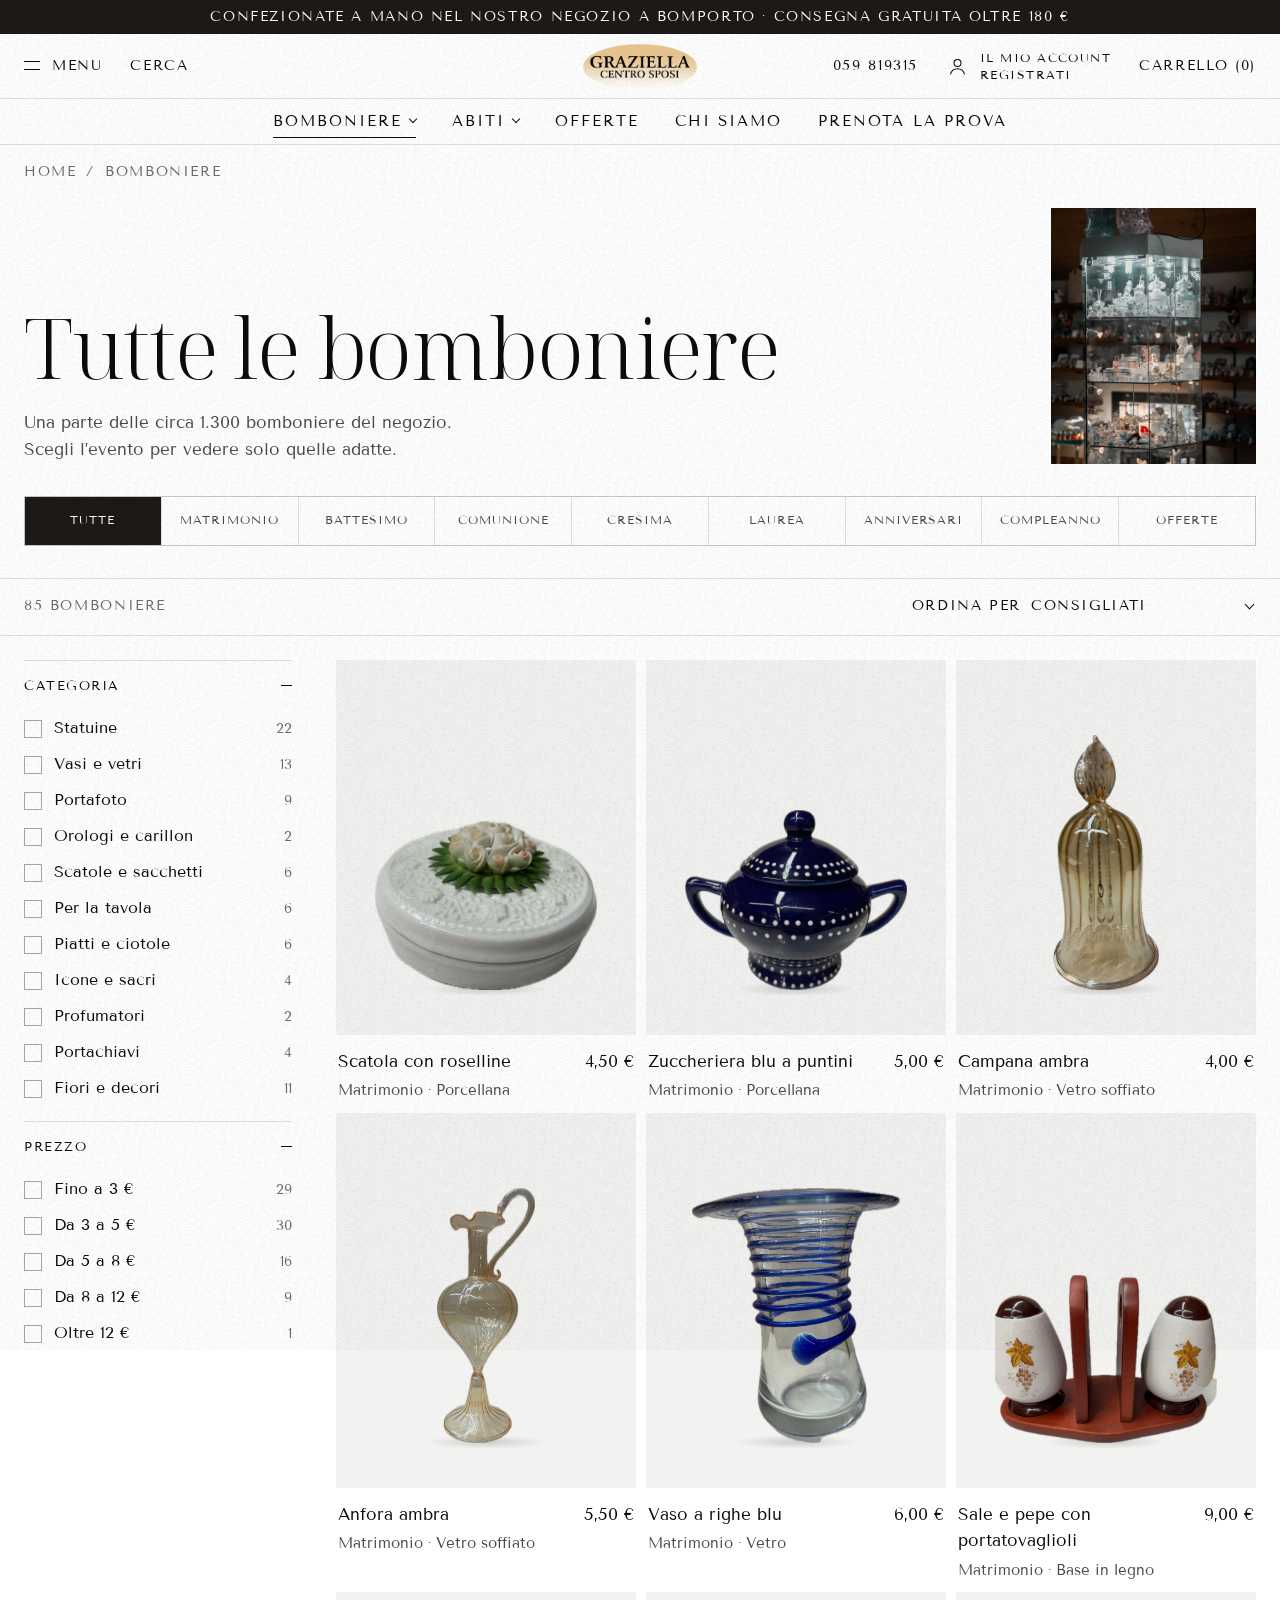
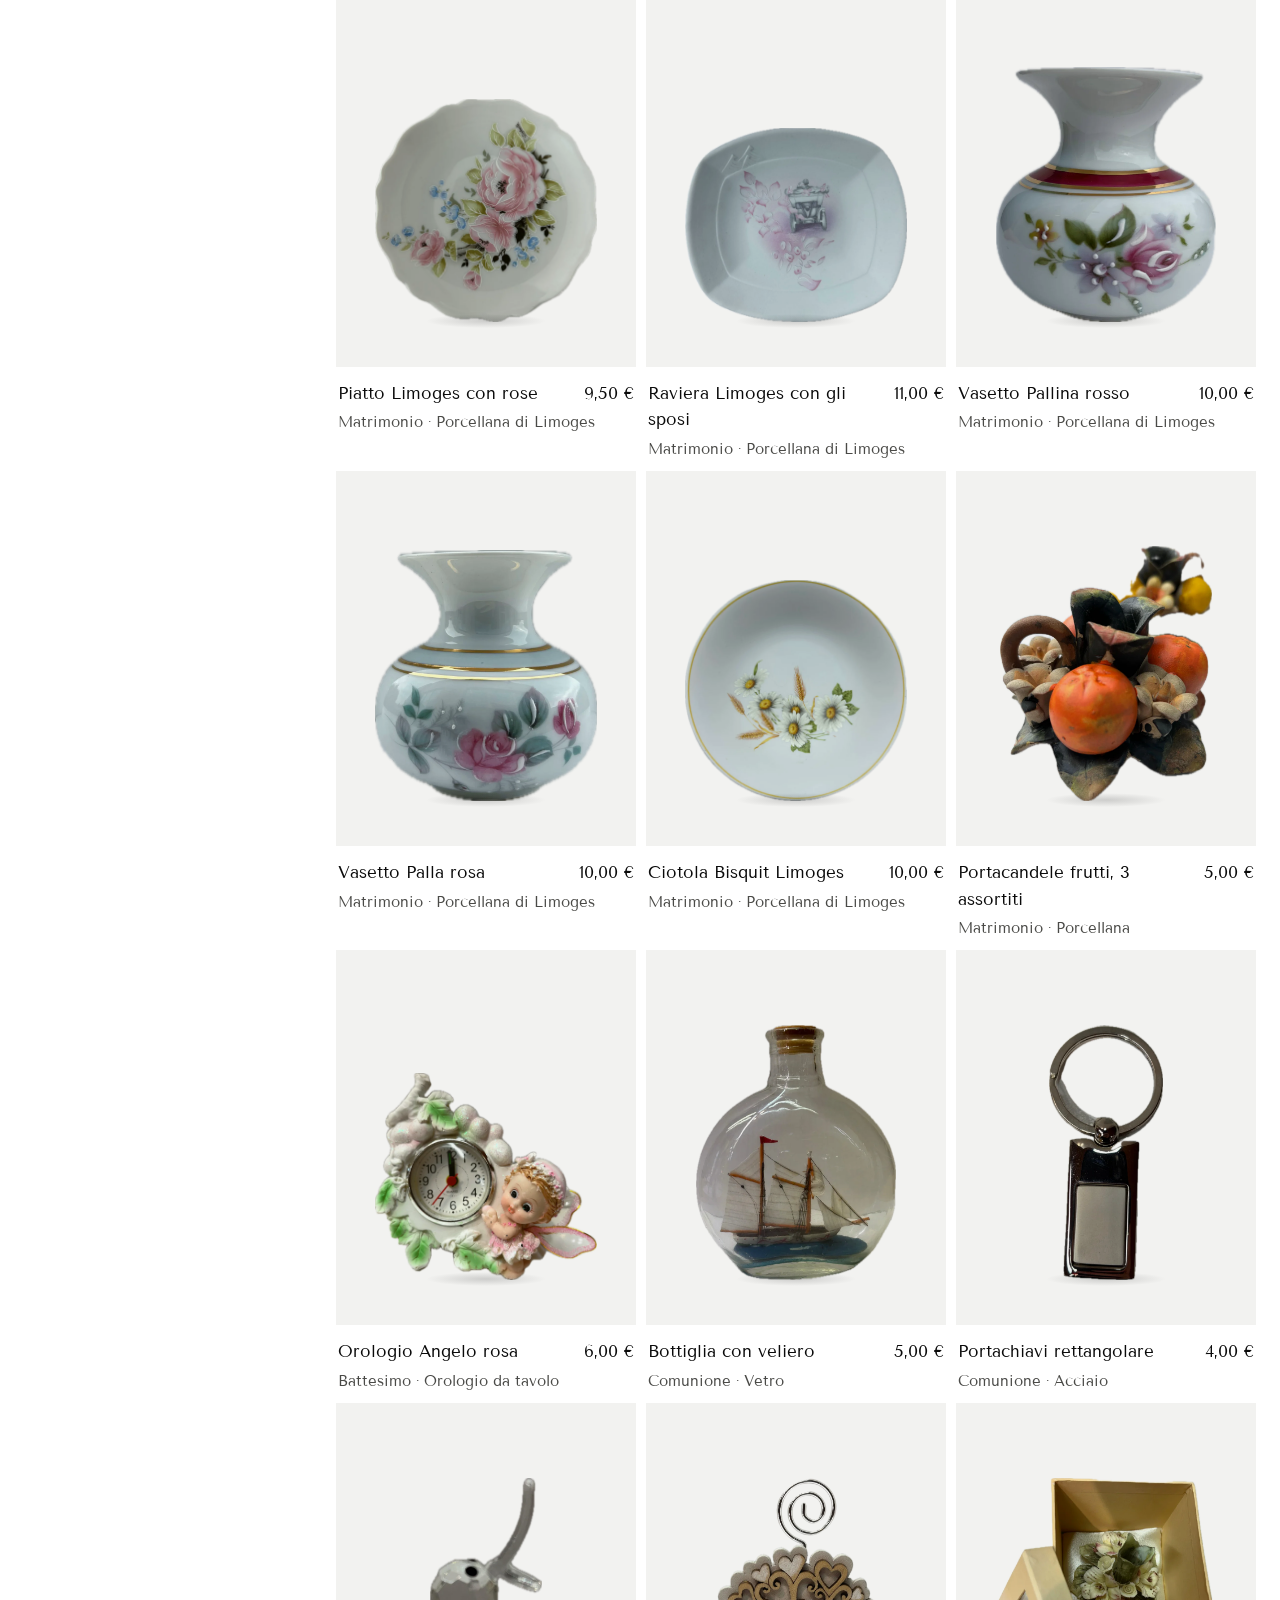
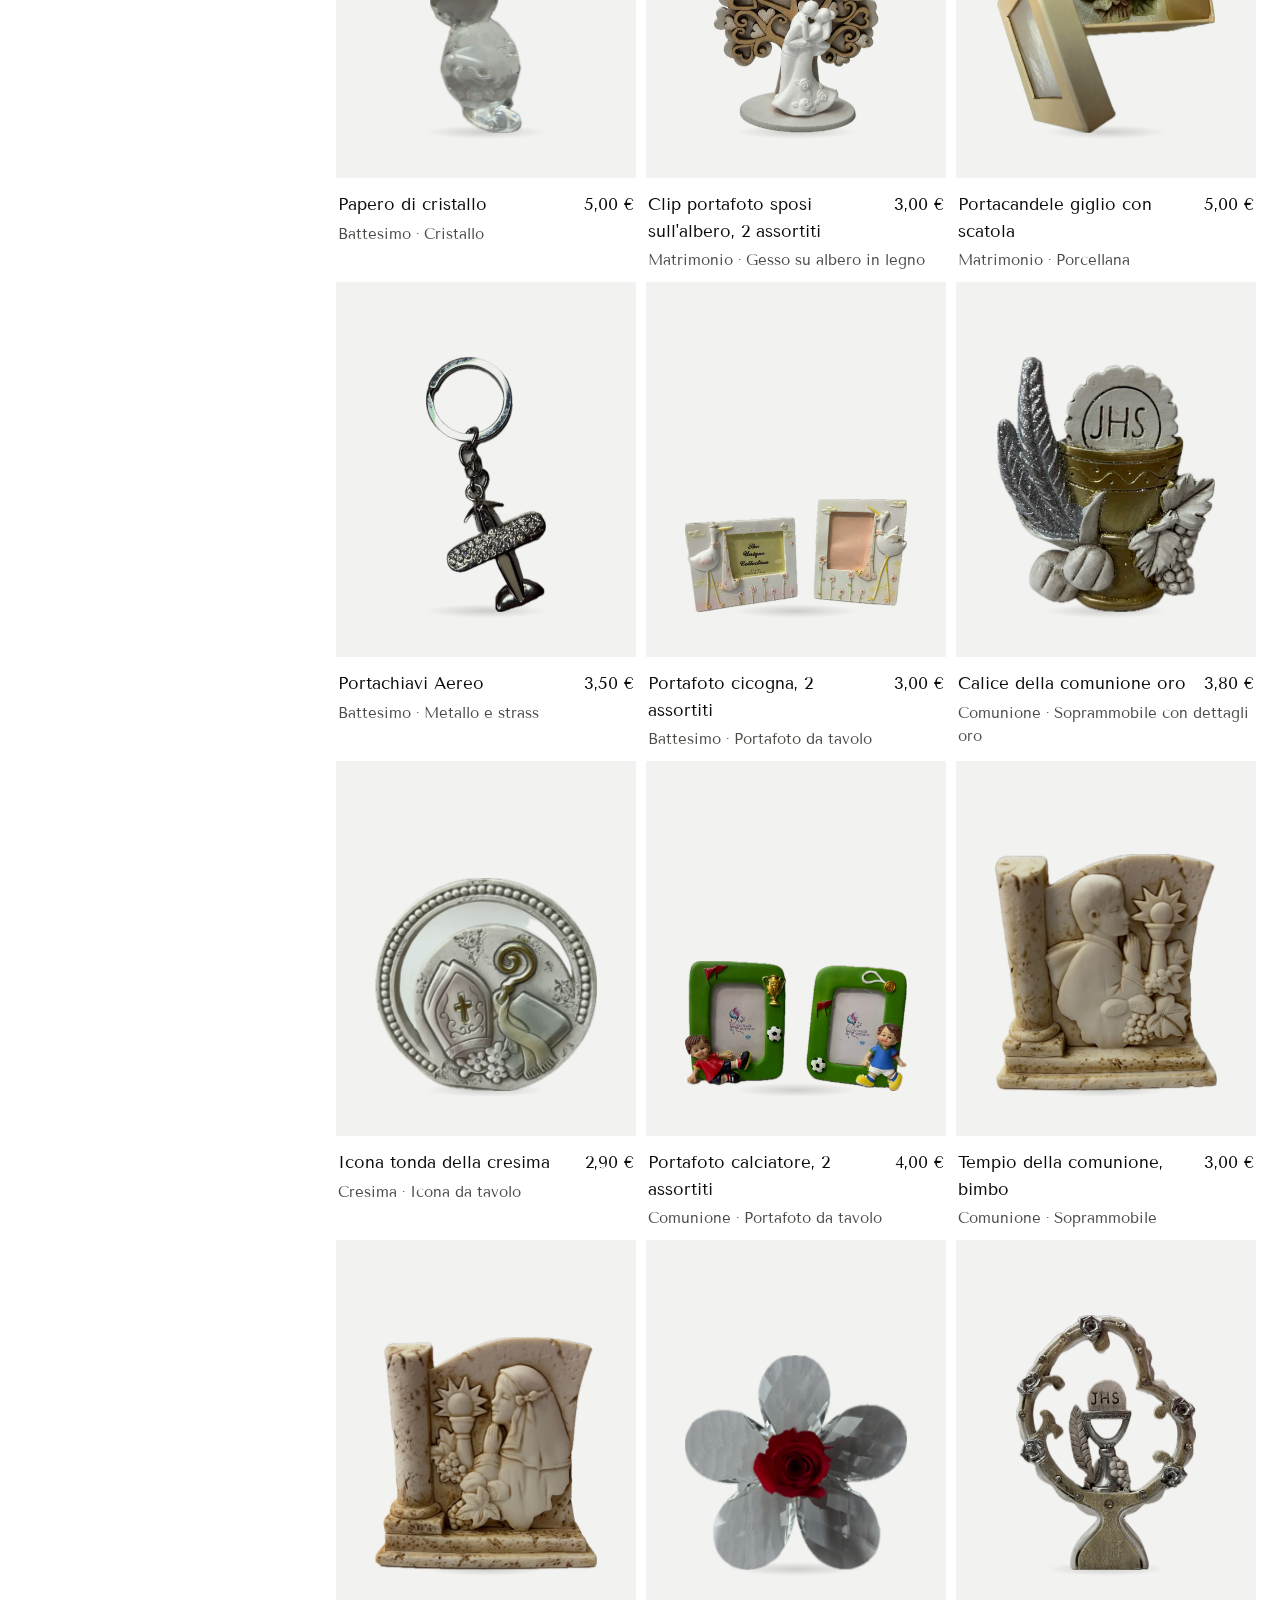
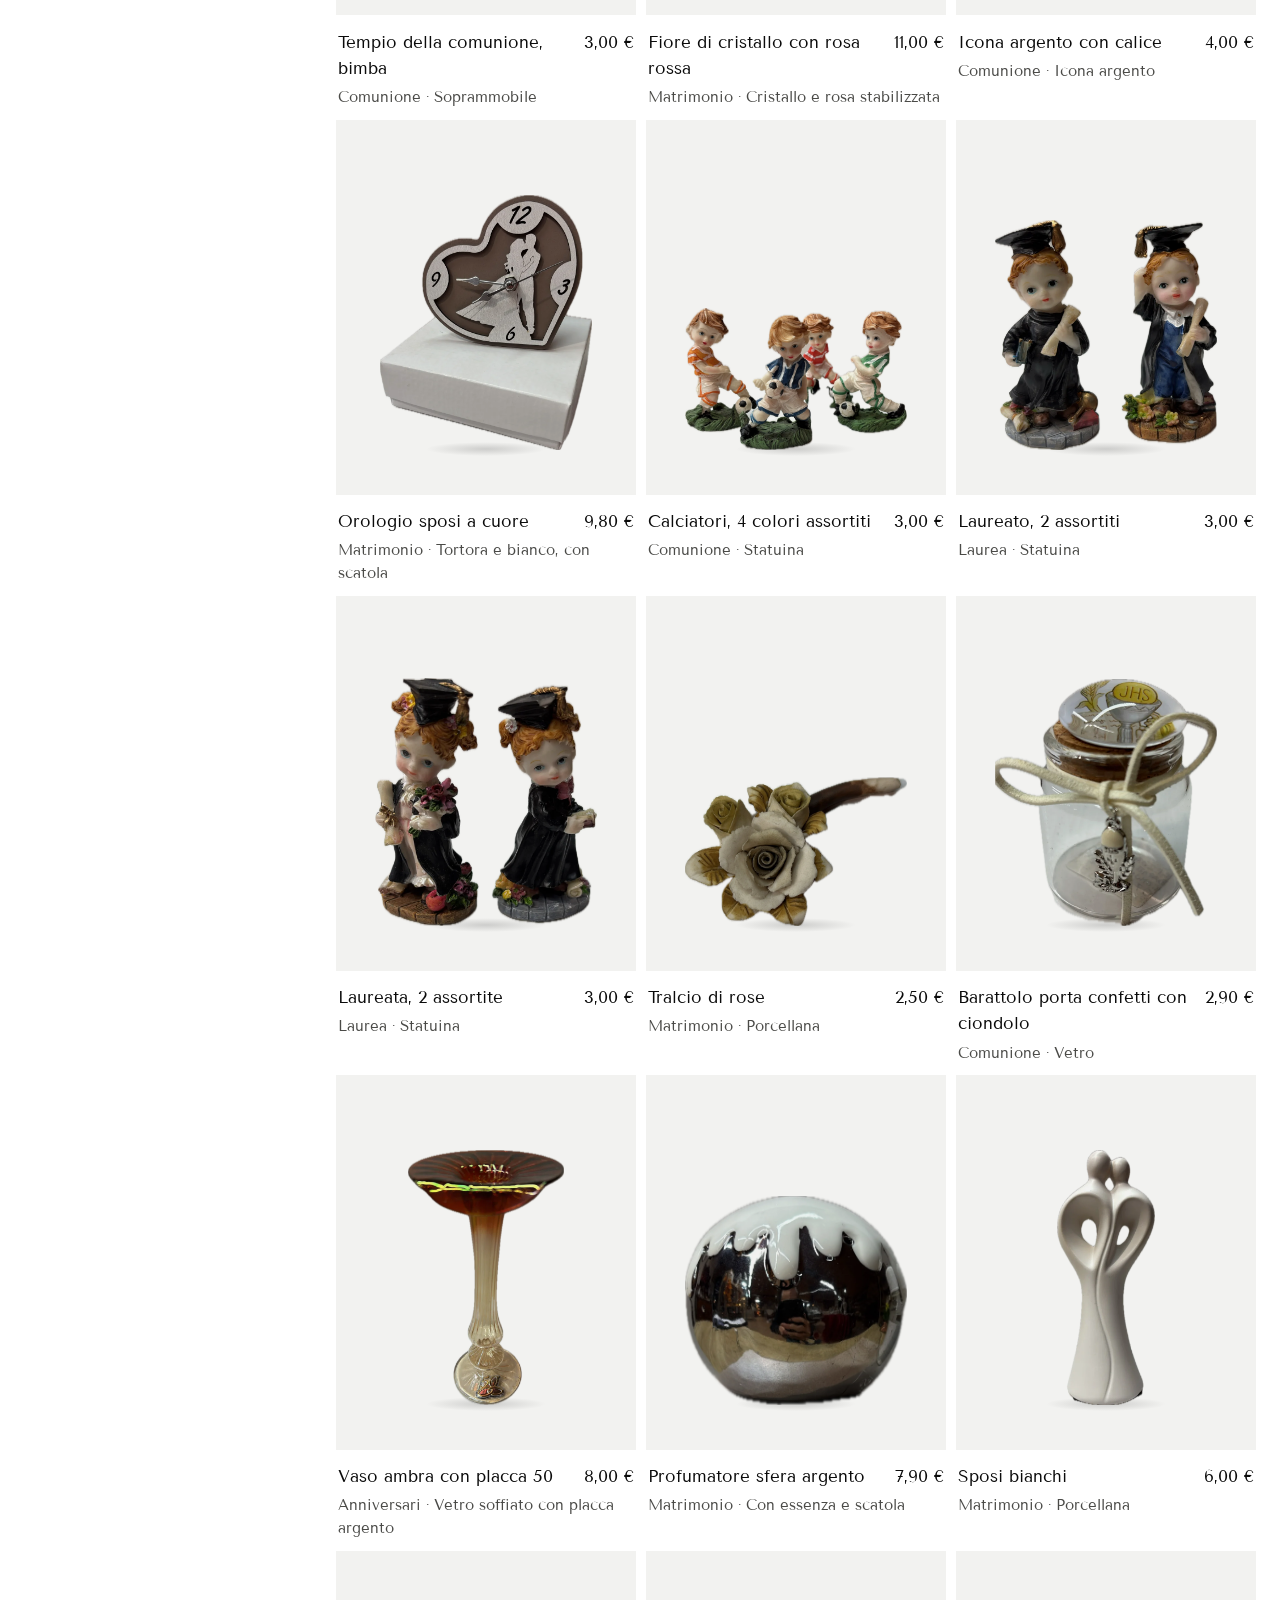
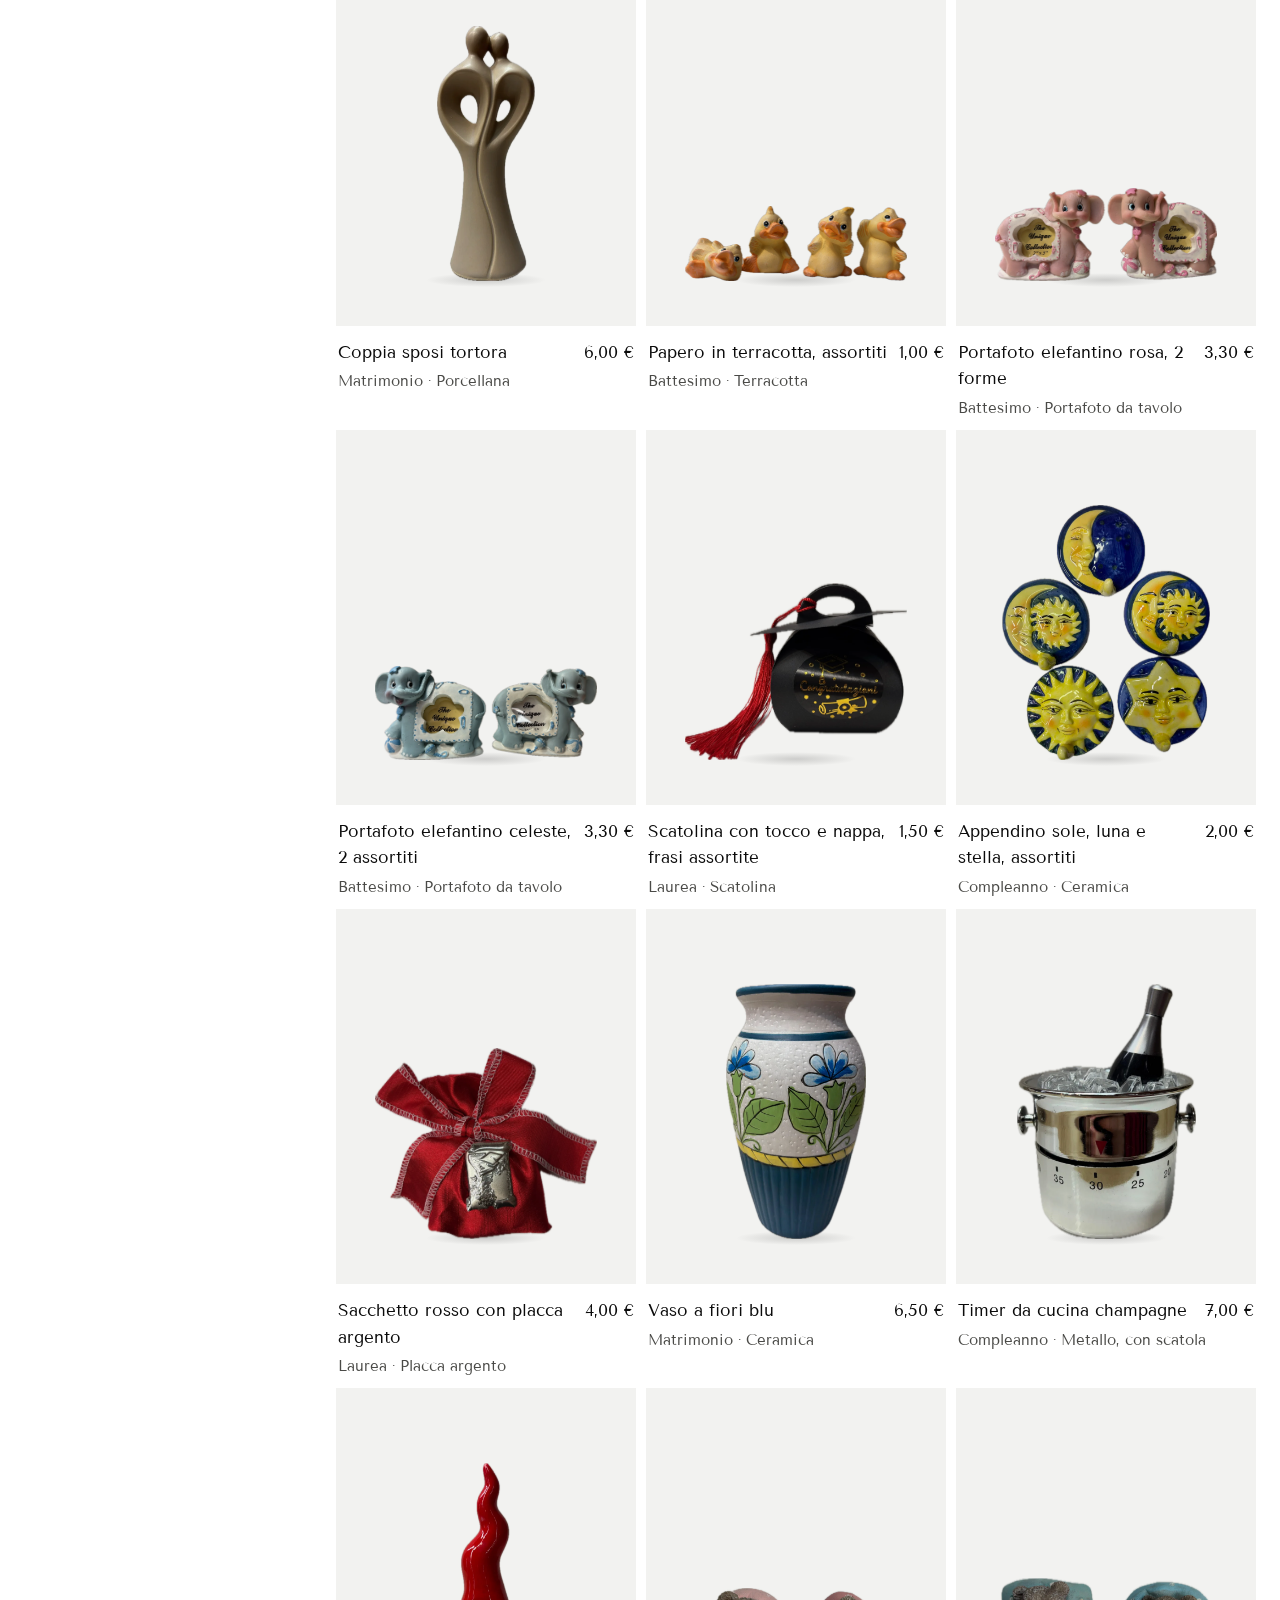
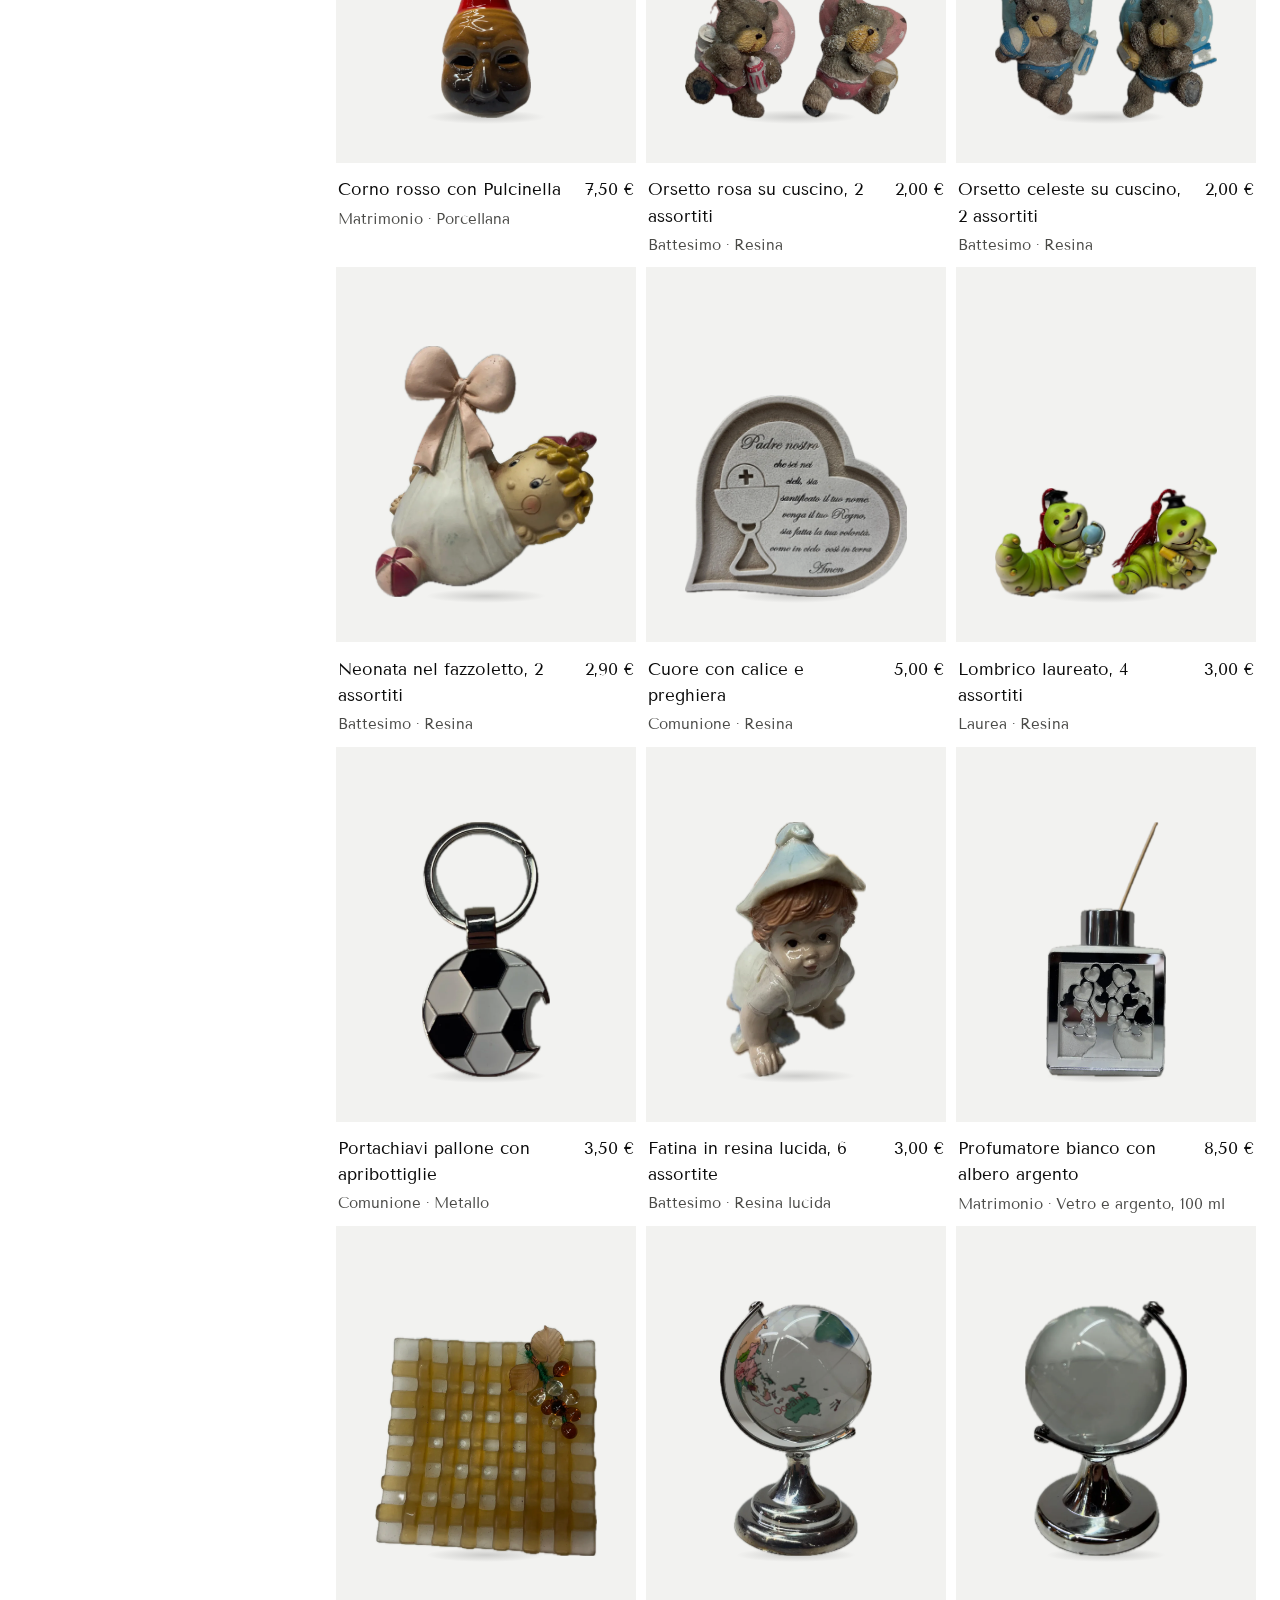
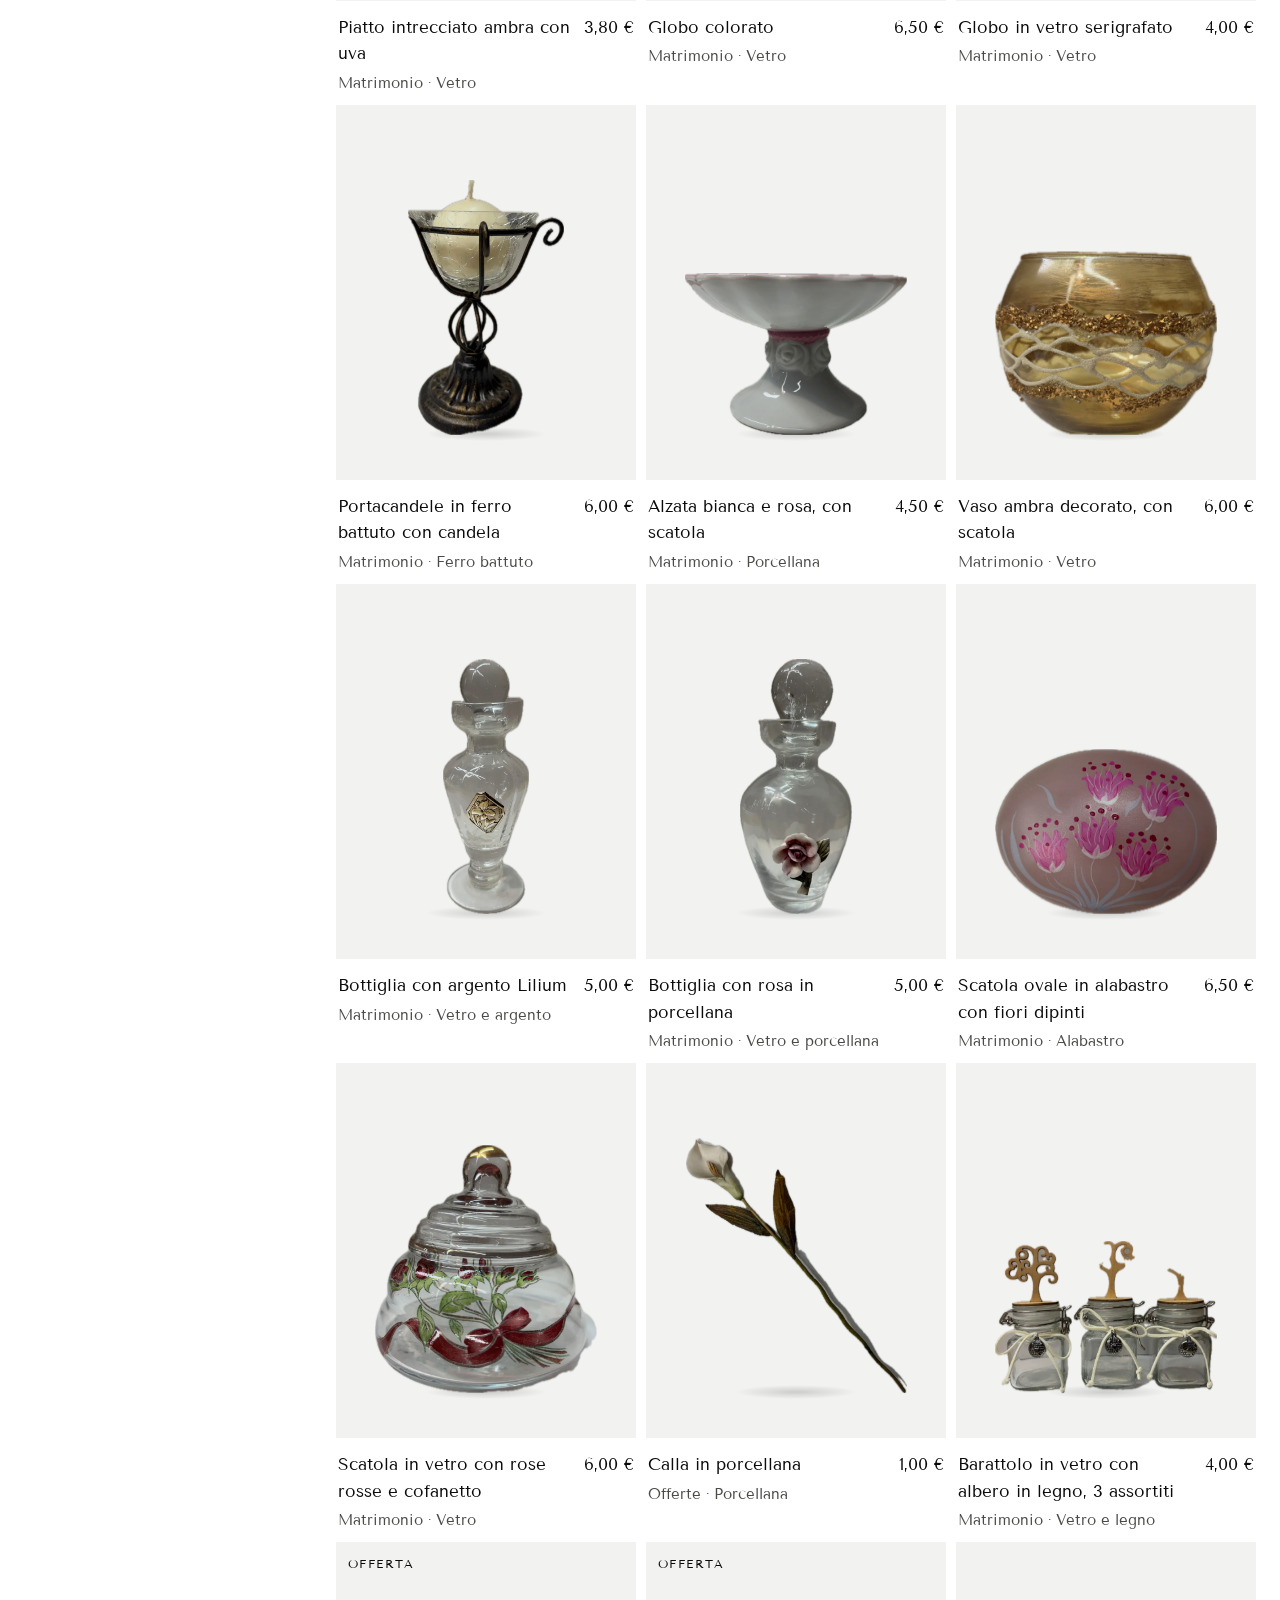
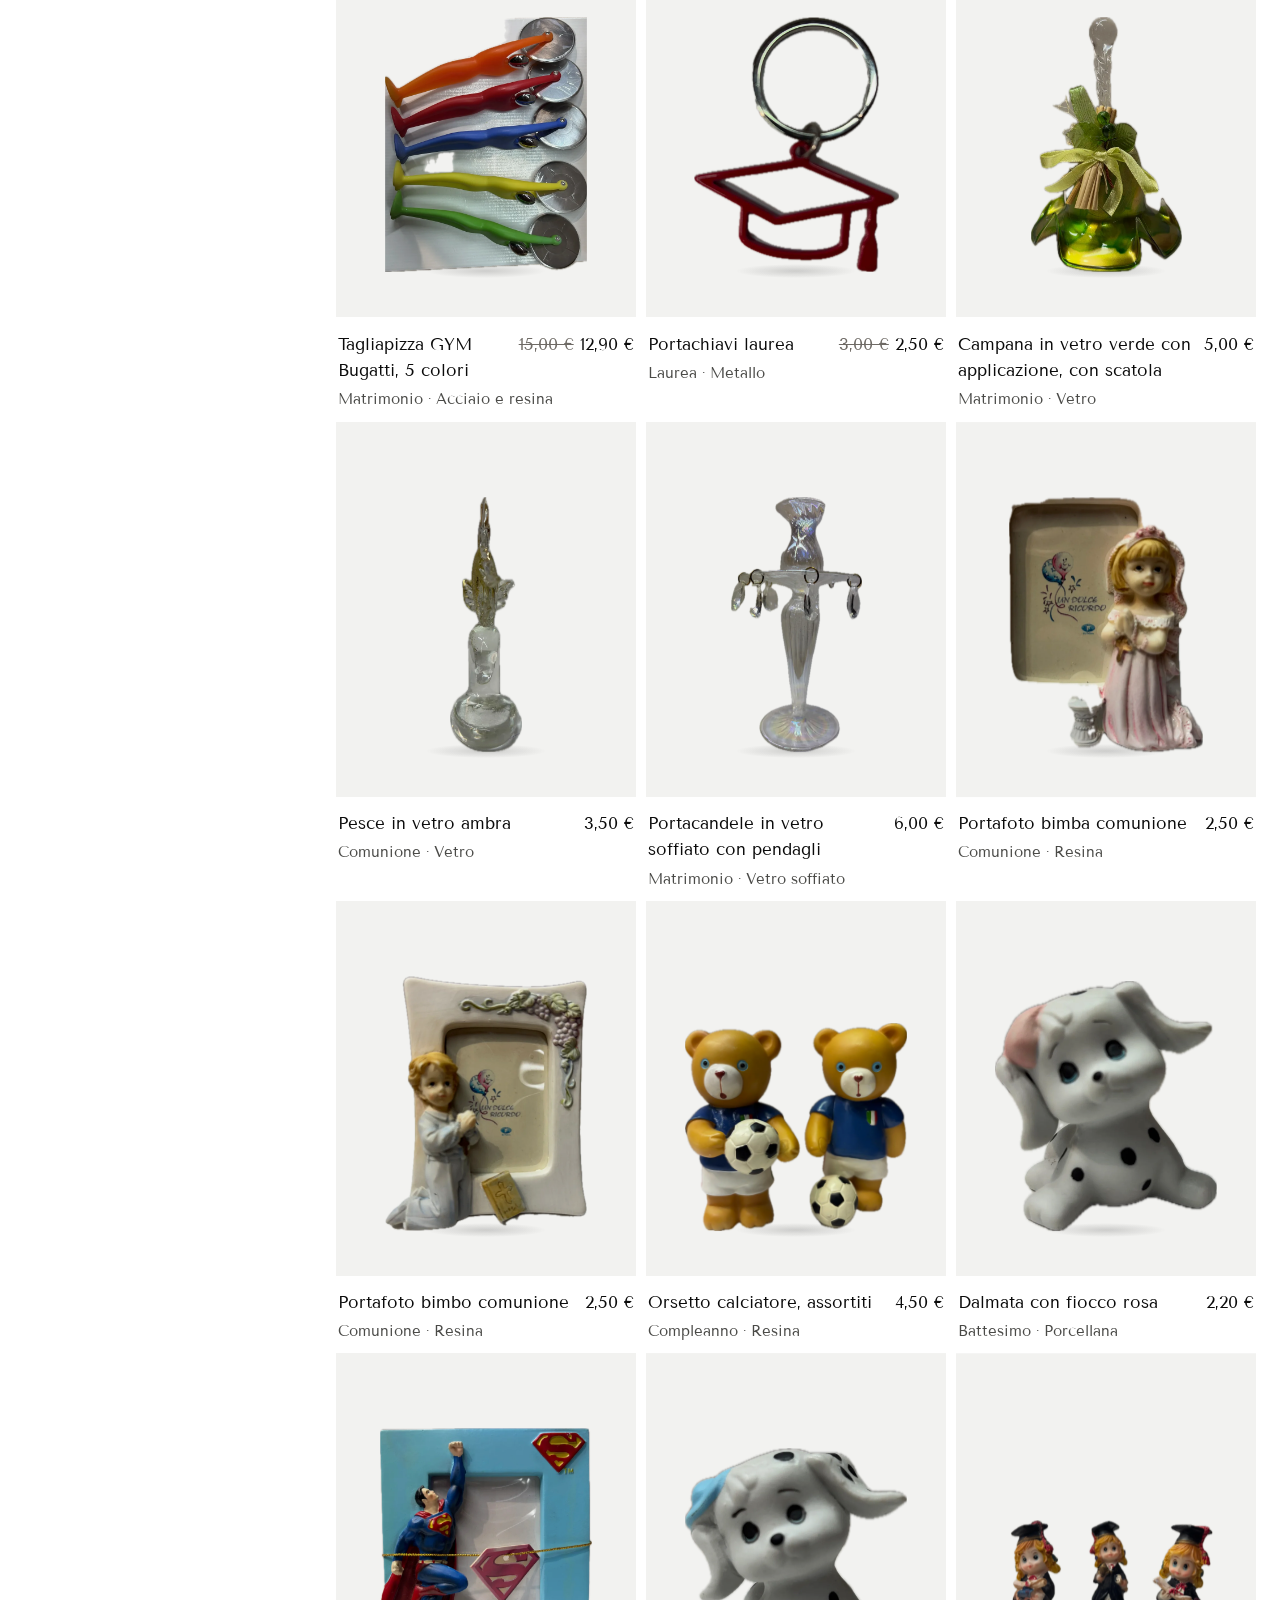
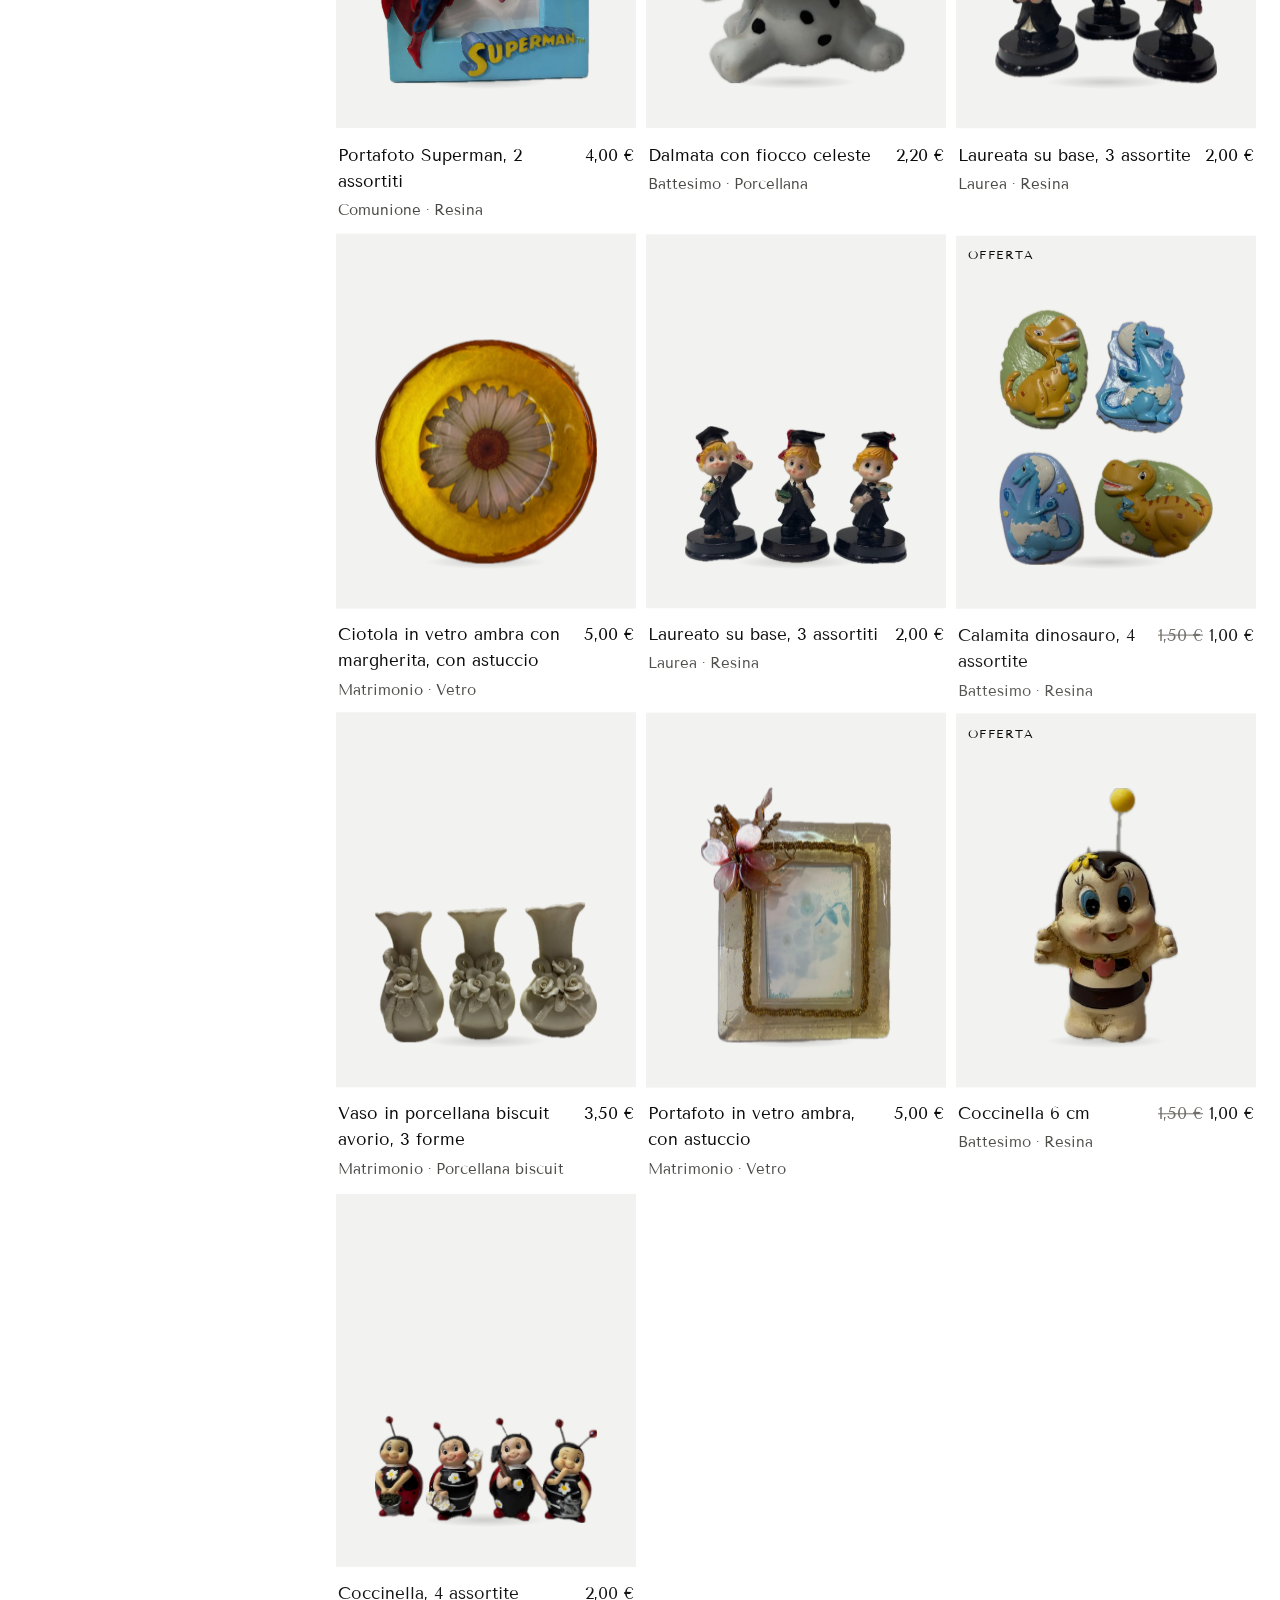
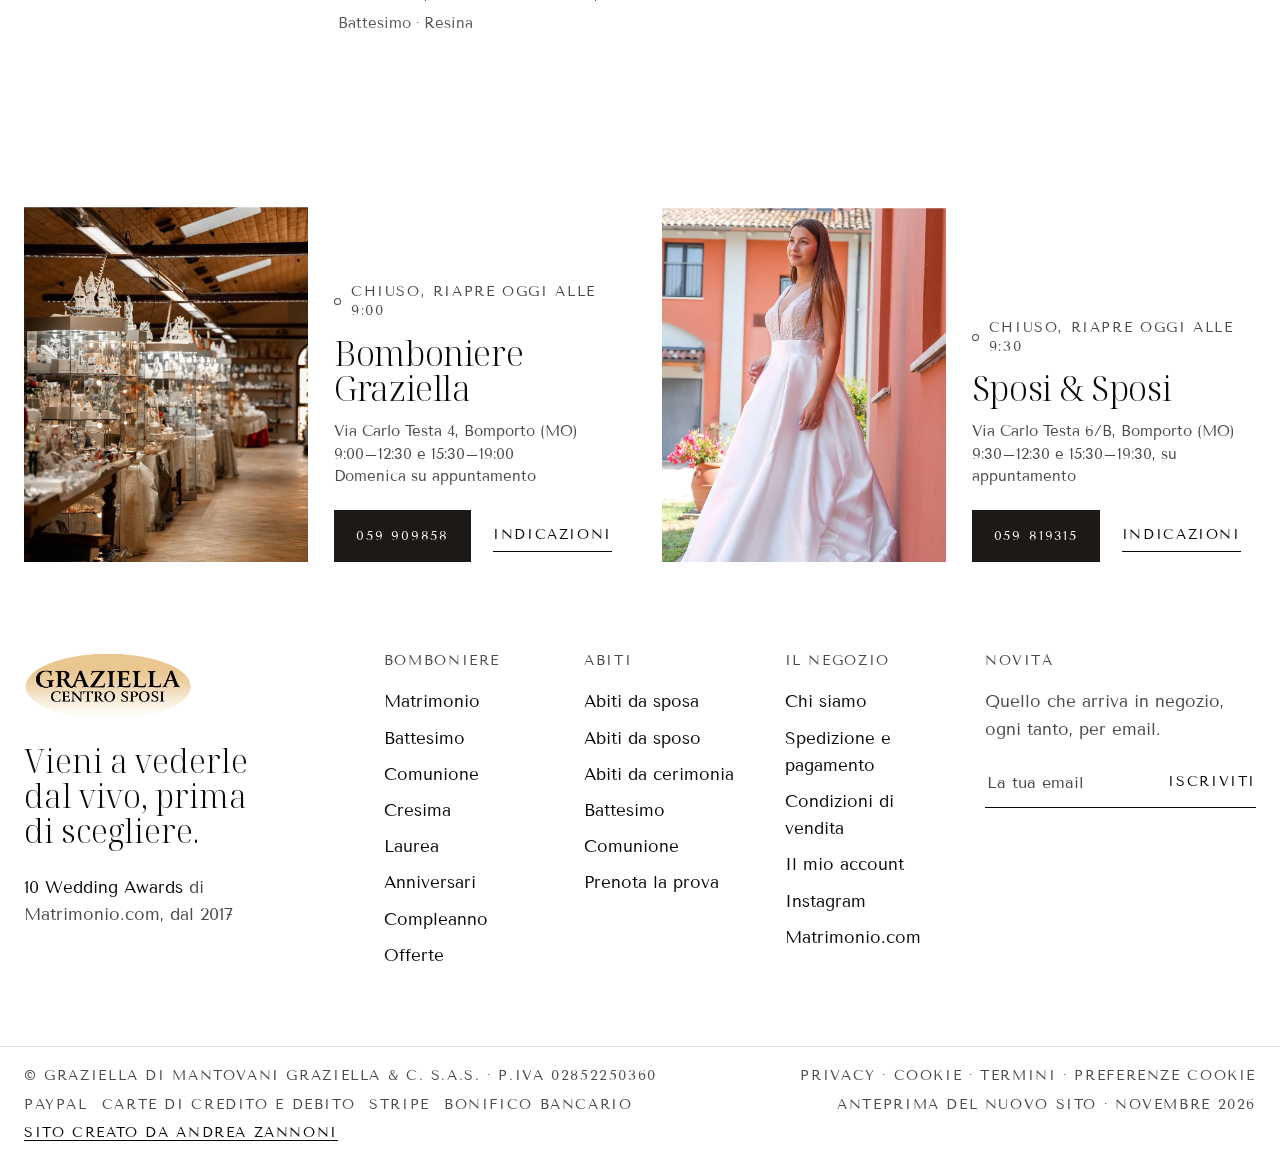
<file: catalogo.html>
<!doctype html>
<html lang="it">
<head>
<script type="text/javascript" src="https://embeds.iubenda.com/widgets/52a9e732-c5e0-497f-862e-30317e8ee404.js"></script>
<meta charset="utf-8">
<meta name="robots" content="noindex, nofollow">
<script>try{if("onpagereveal" in window){document.documentElement.classList.add("libro");document.write('<link rel="stylesheet" href="assets/css/cambio-pagina.css">')}}catch(e){}</script>
<meta name="viewport" content="width=device-width, initial-scale=1">
<link rel="icon" href="assets/img/logo-graziella.png">
<script>try{if(sessionStorage.getItem("graziella-passaggio")==="1"){document.documentElement.classList.add("in-passaggio");setTimeout(function(){document.documentElement.classList.remove("in-passaggio")},2500)}}catch(e){}</script>
<title>Bomboniere · Graziella</title>
<meta name="description" content="Bomboniere per ogni evento, confezionate a mano nel negozio Graziella di Bomporto.">
<link rel="preconnect" href="https://fonts.googleapis.com"><link rel="preconnect" href="https://fonts.gstatic.com" crossorigin>
<link href="https://fonts.googleapis.com/css2?family=Noto+Serif+Display:wght@300;400&family=Tenor+Sans&display=swap" rel="stylesheet">
<link rel="stylesheet" href="assets/vendor/lenis.css">
<link rel="stylesheet" href="assets/css/negozio.css">
<style>
.cat-head { display: grid; grid-template-columns: minmax(0, 1fr) auto; gap: 32px; align-items: end; padding: 8px 0 32px; }
.cat-head__foto { width: clamp(140px, 16vw, 230px); aspect-ratio: 4/5; overflow: hidden; }
.cat-head__foto img { width: 100%; height: 100%; object-fit: contain; }
.cat-head p { margin-top: 18px; }

/* Eventi: tutti in vista in una griglia, si vede subito dove si è */
.eventi { display: grid; grid-auto-flow: column; grid-auto-columns: minmax(0, 1fr); gap: 1px; background: var(--hair); border: 1px solid var(--hair); margin-bottom: 32px; }
.eventi a { display: flex; align-items: center; justify-content: center; min-height: 48px; padding: 0 4px; background: var(--paper); color: var(--graphite); font-size: 12px; letter-spacing: .08em; text-align: center; transition: background .3s var(--ease), color .3s var(--ease); }
.eventi a[aria-current] { background: var(--nero); color: var(--paper); }
@media (hover: hover) and (pointer: fine) { .eventi a:not([aria-current]):hover { background: var(--mist); color: var(--ink); } }

/* Barra sempre in vista: quante sono e come sono ordinate; sul telefono anche il bottone dei filtri */
.tools { position: sticky; top: calc(var(--head) + 41px); z-index: 20; background: var(--paper); border-top: 1px solid var(--hair); border-bottom: 1px solid var(--hair); margin-bottom: 24px; transition: top .5s var(--ease); }
.head.is-hidden ~ main .tools { top: 0; }
.tools__in { display: flex; justify-content: space-between; align-items: center; gap: 24px; height: 56px; }
.tools__filtri { display: none; }
.ordina { position: relative; display: inline-flex; align-items: center; gap: 10px; }
.ordina select { appearance: none; -webkit-appearance: none; border: 0; background: none; outline: none; cursor: pointer; padding-right: 20px; color: var(--ink); font: inherit; letter-spacing: inherit; text-transform: inherit; }
.ordina::after { content: ''; position: absolute; right: 3px; top: 50%; width: 7px; height: 7px; margin-top: -6px; border-right: 1px solid currentColor; border-bottom: 1px solid currentColor; transform: rotate(45deg); pointer-events: none; }

.cat-corpo { display: grid; grid-template-columns: 268px minmax(0, 1fr); gap: clamp(28px, 3.4vw, 56px); align-items: start; padding-bottom: 96px; }
#griglia { grid-template-columns: repeat(3, minmax(0, 1fr)); }
.vuoto { padding: 80px 0; text-align: center; color: var(--graphite); }
.vuoto .link { display: inline-block; margin-top: 18px; }

/* Filtri attivi: si tolgono uno per uno */
.attivi { display: flex; flex-wrap: wrap; align-items: center; gap: 8px; margin-bottom: 18px; }
.attivi:empty { display: none; }
.conta-tel { display: none; }
.attivo { display: inline-flex; align-items: center; gap: 8px; min-height: 36px; padding: 0 12px; box-shadow: inset 0 0 0 1px var(--hair); font-size: 14.5px; }
.attivo svg { width: 10px; height: 10px; fill: none; stroke: currentColor; stroke-width: 1.4; }
.attivi__azzera { margin-left: 6px; }

/* Pannello: colonna fissa su PC, foglio dal basso sul telefono */
.filtri { position: sticky; top: calc(var(--head) + 41px + 56px + 24px); max-height: calc(100vh - var(--head) - 41px - 56px - 48px); overflow-y: auto; overscroll-behavior: contain; scrollbar-width: thin; background: var(--paper); transition: top .5s var(--ease), max-height .5s var(--ease); }
.head.is-hidden ~ main .filtri { top: calc(56px + 24px); max-height: calc(100vh - 56px - 48px); }
.filtri__testa, .filtri__piede, .filtri-velo { display: none; }
.fgr { border-bottom: 1px solid var(--hair); }
.fgr:first-child { border-top: 1px solid var(--hair); }
.fgr summary { display: flex; align-items: center; gap: 12px; min-height: 50px; cursor: pointer; list-style: none; font-size: 12.5px; letter-spacing: .12em; text-transform: uppercase; }
.fgr summary::-webkit-details-marker { display: none; }
.fgr summary::after { content: ''; flex: none; width: 11px; height: 11px; margin-left: auto; background: linear-gradient(currentColor, currentColor) center / 100% 1px no-repeat, linear-gradient(currentColor, currentColor) center / 1px 100% no-repeat; transition: transform .4s var(--ease); }
.fgr[open] summary::after { background: linear-gradient(currentColor, currentColor) center / 100% 1px no-repeat; }
.fgr__scelte { color: var(--fog); letter-spacing: 0; text-transform: none; font-size: 14px; white-space: nowrap; overflow: hidden; text-overflow: ellipsis; }
.fgr__voci { display: grid; padding: 0 0 14px; }
.fv { display: flex; align-items: center; gap: 12px; width: 100%; min-height: 36px; text-align: left; font-size: 15.5px; color: var(--ink); transition: opacity .3s; }
.fv small { margin-left: auto; color: var(--fog); font-size: 13.5px; }
.fv__box { flex: none; position: relative; width: 18px; height: 18px; box-shadow: inset 0 0 0 1px rgba(11, 11, 11, .36); transition: background .25s; }
.fv[aria-pressed="true"] .fv__box { background: var(--nero); box-shadow: none; }
.fv[aria-pressed="true"] .fv__box::after { content: ''; position: absolute; left: 6px; top: 2.5px; width: 5px; height: 10px; border-right: 1.4px solid var(--paper); border-bottom: 1.4px solid var(--paper); transform: rotate(40deg); }
.fv__tinta { flex: none; width: 18px; height: 18px; border-radius: 50%; box-shadow: inset 0 0 0 1px rgba(11, 11, 11, .2); }
.fv[aria-pressed="true"] .fv__tinta { outline: 1px solid var(--ink); outline-offset: 2px; }
.fv:disabled { opacity: .32; cursor: default; }
@media (hover: hover) and (pointer: fine) { .fv:not(:disabled):hover .fv__box { box-shadow: inset 0 0 0 1px var(--ink); } }

@media (max-width: 1000px) {
  .eventi { grid-auto-flow: row; grid-template-columns: repeat(3, minmax(0, 1fr)); }
  /* L'ultima riga resta piena anche se le voci non sono un multiplo di tre */
  .eventi a:last-child:nth-child(3n+2) { grid-column: span 2; }
  .eventi a:last-child:nth-child(3n+1) { grid-column: span 3; }
}
@media (max-width: 900px) {
  .cat-head { grid-template-columns: minmax(0, 1fr); padding-bottom: 24px; }
  .cat-head__foto { display: none; }
  .eventi { margin-bottom: 24px; }
  .eventi a { min-height: 46px; font-size: clamp(11px, 3vw, 12.5px); letter-spacing: .06em; }
  /* Due bottoni grandi, metà schermo ciascuno; 16 px perché iPhone non ingrandisca la pagina */
  .tools { top: calc(var(--head) + 45px); margin-bottom: 16px; }
  .tools__in { display: grid; grid-template-columns: repeat(2, minmax(0, 1fr)); gap: 0; height: 52px; padding: 0; }
  .tools__conta { display: none; }
  .conta-tel { display: block; margin: 0 0 12px; }
  .tools__filtri { display: flex; align-items: center; justify-content: center; gap: 10px; height: 100%; border-right: 1px solid var(--hair); font-size: 16px; }
  .tools__filtri svg { width: 17px; height: 17px; fill: none; stroke: currentColor; stroke-width: 1.2; }
  .ordina { justify-content: center; height: 100%; font-size: 16px; letter-spacing: 0; text-transform: none; }
  .ordina__nome { display: none; }
  .ordina select { max-width: 150px; text-overflow: ellipsis; font-size: 16px; text-align: center; text-align-last: center; }
  .ordina::after { right: calc(50% - 86px); }
  .cat-corpo { display: block; padding-bottom: 72px; }
  .filtri-velo { display: block; position: fixed; inset: 0; z-index: 95; background: rgba(11, 11, 11, .32); opacity: 0; pointer-events: none; transition: opacity .45s var(--ease); }
  .filtri-velo.is-on { opacity: 1; pointer-events: auto; }
  .filtri, .head.is-hidden ~ main .filtri { position: fixed; left: 0; right: 0; top: auto; bottom: 0; z-index: 96; height: 88vh; height: 88dvh; max-height: none; display: flex; flex-direction: column; overflow: hidden; transform: translateY(100%); visibility: hidden; transition: transform .55s var(--ease), visibility 0s .55s; }
  .filtri.is-on { transform: none; visibility: visible; transition: transform .55s var(--ease), visibility 0s; }
  .filtri__testa { display: flex; justify-content: space-between; align-items: center; flex: none; height: 58px; padding: 0 var(--gut); border-bottom: 1px solid var(--hair); }
  .filtri__testa h2 { margin: 0; font-family: var(--font-titoli); font-weight: var(--peso-titoli); font-size: 26px; }
  .filtri__chiudi { display: grid; place-items: center; width: 44px; height: 44px; margin-right: -12px; }
  .filtri__chiudi svg { width: 16px; height: 16px; fill: none; stroke: currentColor; stroke-width: 1.2; }
  .filtri__corpo { flex: 1; min-height: 0; overflow-y: auto; overscroll-behavior: contain; -webkit-overflow-scrolling: touch; padding: 0 var(--gut); }
  .fgr:first-child { border-top: 0; }
  .fgr summary { min-height: 58px; font-size: 13px; }
  .fgr__voci { padding-bottom: 16px; }
  .fv { min-height: 46px; font-size: 16.5px; }
  .fgr--colori .fgr__voci { grid-template-columns: minmax(0, 1fr); }
  .filtri__piede { display: grid; grid-template-columns: minmax(0, 1fr) minmax(0, 2fr); gap: 8px; flex: none; padding: 12px var(--gut) calc(12px + env(safe-area-inset-bottom)); border-top: 1px solid var(--hair); background: var(--paper); }
  .filtri__piede .btn { padding: 0 10px; letter-spacing: .08em; }
  #griglia { grid-template-columns: repeat(3, minmax(0, 1fr)); }
}
@media (max-width: 760px) { #griglia { grid-template-columns: repeat(2, minmax(0, 1fr)); } }
</style>
</head>
<body data-pagina="catalogo">
<div id="testata"></div>
<main>
  <div class="wrap">
    <nav class="crumbs label" aria-label="Percorso"><a href="index.html">Home</a><span>/</span><a href="catalogo.html">Bomboniere</a><span id="crumb-festa"></span></nav>
    <header class="cat-head">
      <div>
        <h1 class="h-xl" id="titolo">Tutte le bomboniere</h1>
        <p class="body-l" id="descrizione"></p>
      </div>
      <div class="cat-head__foto"><img id="foto-festa" alt=""></div>
    </header>
    <nav class="eventi label" id="eventi" aria-label="Eventi"><a href="catalogo.html">Tutte</a></nav>
  </div>
  <div class="tools">
    <div class="wrap tools__in">
      <button type="button" class="tools__filtri" id="apri-filtri" aria-haspopup="dialog" aria-expanded="false" aria-controls="filtri">
        <svg viewBox="0 0 18 18" aria-hidden="true"><path d="M1 5h9M14 5h3M1 13h3M8 13h9"/><circle cx="12" cy="5" r="2"/><circle cx="6" cy="13" r="2"/></svg>
        <span>Filtri<span id="n-filtri"></span></span>
      </button>
      <span class="label fog tools__conta js-conta" aria-live="polite"></span>
      <label class="ordina label"><span class="ordina__nome">Ordina per</span>
        <select id="ordina" aria-label="Ordina per">
          <option value="">Consigliati</option>
          <option value="su">Prezzo crescente</option>
          <option value="giu">Prezzo decrescente</option>
          <option value="veloci">Pronte prima</option>
          <option value="nome">Nome, dalla A alla Z</option>
        </select>
      </label>
    </div>
  </div>
  <div class="wrap cat-corpo" id="corpo">
    <div class="filtri-velo" id="filtri-velo"></div>
    <aside class="filtri" id="filtri" aria-label="Filtri" data-lenis-prevent>
      <div class="filtri__testa"><h2>Filtri</h2><button type="button" class="filtri__chiudi" id="chiudi-filtri" aria-label="Chiudi i filtri"><svg viewBox="0 0 16 16" aria-hidden="true"><path d="M2 2l12 12M14 2L2 14"/></svg></button></div>
      <div class="filtri__corpo" id="filtri-corpo" data-lenis-prevent></div>
      <div class="filtri__piede">
        <button type="button" class="btn btn--line" id="filtri-azzera"><span>Azzera</span></button>
        <button type="button" class="btn" id="filtri-mostra"><span id="filtri-mostra-testo"></span></button>
      </div>
    </aside>
    <div>
      <p class="conta-tel label fog js-conta"></p>
      <div class="attivi" id="attivi"></div>
      <div class="grid" id="griglia"></div>
      <div class="vuoto" id="vuoto" hidden>Nessuna bomboniera con questi filtri. In negozio ce ne sono molte di più: scrivici.<br><button type="button" class="link" id="vuoto-azzera">Azzera i filtri</button></div>
    </div>
  </div>
</main>
<div id="piede"></div>

<script src="assets/vendor/gsap.min.js"></script>
<script src="assets/vendor/ScrollTrigger.min.js"></script>
<script src="assets/vendor/SplitText.min.js"></script>
<script src="assets/vendor/lenis.min.js"></script>
<script src="assets/js/dati.js"></script>
<script>document.body.dataset.festa = location.hash.slice(1) || new URLSearchParams(location.search).get('festa') || '';</script>
<script src="assets/js/negozio.js"></script>
<script src="assets/js/vetrina.js"></script>
<script>addEventListener('hashchange', () => location.reload());</script>
<script>
(function () {
  const { G, card, festa, entrate } = Negozio;
  const ridotto = matchMedia('(prefers-reduced-motion: reduce)').matches;
  const foglio = matchMedia('(max-width: 900px)');
  const $ = id => document.getElementById(id);
  const TESTI = {
    '': 'Una parte delle circa 1.300 bomboniere del negozio. Scegli l’evento per vedere solo quelle adatte.',
    matrimonio: 'Porcellane, cristalli e qualche pezzo spiritoso per il giorno del sì.',
    battesimo: 'Portafoto, orologi e paperi per dare il benvenuto.',
    comunione: 'Calici, icone, tempietti e calciatori per la Prima Comunione.',
    cresima: 'Icone e pezzi sobri, in argento e vetro, per la Cresima.',
    laurea: 'Laureati col tocco, scatoline e sacchetti per chi ha finito.',
    anniversari: 'Porcellana di Limoges e vetro soffiato, per gli anni passati insieme.',
    compleanno: 'Pezzi allegri, dai calciatori alla ceramica dipinta.',
    offerte: 'Pezzi ribassati, finché ci sono in negozio.'
  };

  /* I gruppi del pannello. Dentro un gruppo le scelte si sommano, tra gruppi diversi si restringe */
  const F = G.filtri;
  const GRUPPI = [
    { id: 'tipo', nome: 'Categoria', voci: F.tipi, vale: (p, v) => p.tipo === v },
    { id: 'prezzo', nome: 'Prezzo', voci: F.prezzi, vale: (p, v) => { const b = F.prezzi.find(x => x[0] === v); return p.prezzo > b[2] && p.prezzo <= b[3]; } },
    { id: 'colore', nome: 'Colore', voci: F.colori, tinta: true, vale: (p, v) => p.colori.includes(v) },
    { id: 'materia', nome: 'Materiale', voci: F.materie, vale: (p, v) => F.materie.find(x => x[0] === v)[2].test(p.materiale) },
    { id: 'stile', nome: 'Stile', voci: F.stili, vale: (p, v) => p.stile === v }
  ];
  /* Le voci che non hanno nessun prodotto non si mostrano */
  GRUPPI.forEach(g => { g.voci = g.voci.filter(v => G.prodotti.some(p => g.vale(p, v[0]))); });
  const stato = { festa: festa(document.body.dataset.festa) ? document.body.dataset.festa : '', ordina: '', scelte: Object.fromEntries(GRUPPI.map(g => [g.id, new Set()])) };
  /* Tornando indietro da una scheda i filtri restano com'erano */
  try {
    const nav = performance.getEntriesByType('navigation')[0];
    const salvato = JSON.parse(sessionStorage.getItem('graziella-filtri') || 'null');
    if (nav && nav.type === 'back_forward' && salvato && salvato.festa === stato.festa) {
      stato.ordina = salvato.ordina || '';
      GRUPPI.forEach(g => { stato.scelte[g.id] = new Set(salvato.scelte[g.id] || []); });
    }
  } catch (e) {}
  const salva = () => { try { sessionStorage.setItem('graziella-filtri', JSON.stringify({ festa: stato.festa, ordina: stato.ordina, scelte: Object.fromEntries(GRUPPI.map(g => [g.id, [...stato.scelte[g.id]]])) })); } catch (e) {} };

  $('eventi').insertAdjacentHTML('beforeend', G.feste.map(f => `<a href="catalogo.html#${f.id}">${f.corto || f.nome}</a>`).join(''));
  const griglia = $('griglia');
  griglia.innerHTML = G.prodotti.map(card).join('');
  const cards = [...griglia.children];
  $('ordina').value = stato.ordina;

  $('filtri-corpo').innerHTML = GRUPPI.map(g => `<details class="fgr${g.tinta ? ' fgr--colori' : ''}" data-gruppo="${g.id}" open>
      <summary><span>${g.nome}</span><span class="fgr__scelte"></span></summary>
      <div class="fgr__voci">${g.voci.map(v => `<button type="button" class="fv" aria-pressed="false" data-g="${g.id}" data-v="${v[0]}">${g.tinta ? `<span class="fv__tinta" style="background:${v[2]}"></span>` : '<span class="fv__box"></span>'}<span>${v[1]}</span><small></small></button>`).join('')}</div>
    </details>`).join('');
  /* Nel foglio del telefono restano aperti solo i primi tre gruppi: gli altri si vedono dal titolo */
  if (foglio.matches) document.querySelectorAll('.fgr').forEach((d, i) => { if (i > 2) d.open = false; });

  const nomeVoce = (g, v) => g.voci.find(x => x[0] === v)[1];
  const passaFesta = p => !stato.festa || p.feste.includes(stato.festa);
  const passaGruppo = (p, g) => { const s = stato.scelte[g.id]; return !s.size || [...s].some(v => g.vale(p, v)); };
  const passa = (p, salta) => passaFesta(p) && GRUPPI.every(g => g === salta || passaGruppo(p, g));
  const quanteScelte = () => GRUPPI.reduce((n, g) => n + stato.scelte[g.id].size, 0);
  const parola = n => n === 1 ? '1 bomboniera' : `${n} bomboniere`;

  function intestazione(anima) {
    const f = festa(stato.festa);
    const titolo = $('titolo');
    titolo.textContent = f ? f.nome : 'Tutte le bomboniere';
    $('descrizione').textContent = TESTI[stato.festa] || TESTI[''];
    $('crumb-festa').innerHTML = f ? `<span>/</span> <span style="color:var(--ink)">${f.nome}</span>` : '';
    const img = $('foto-festa');
    img.src = `assets/img/${f ? f.foto : 'vetrina-cristallo'}.webp`;
    if (anima && window.gsap && !ridotto) {
      gsap.fromTo(titolo, { opacity: 0, y: 14 }, { opacity: 1, y: 0, duration: .8, ease: 'power3.out' });
      gsap.fromTo(img.parentElement, { clipPath: 'inset(100% 0% 0% 0%)' }, { clipPath: 'inset(0% 0% 0% 0%)', duration: 1.1, ease: 'expo.out', clearProps: 'clipPath' });
    }
    document.title = (f ? 'Bomboniere ' + f.nome.toLowerCase() : 'Bomboniere') + ' · Graziella';
    document.querySelectorAll('#eventi a').forEach(a => a.toggleAttribute('aria-current', new URL(a.href).hash.slice(1) === stato.festa));
  }

  function aggiornaPannello(n) {
    GRUPPI.forEach(g => {
      /* Accanto a ogni voce quante ne restano sceglierla; se non ne resta nessuna la voce si spegne */
      document.querySelectorAll(`.fv[data-g="${g.id}"]`).forEach(b => {
        const v = b.dataset.v, su = stato.scelte[g.id].has(v);
        const conta = G.prodotti.filter(p => passa(p, g) && g.vale(p, v)).length;
        b.setAttribute('aria-pressed', String(su));
        b.disabled = !conta && !su;
        b.querySelector('small').textContent = conta;
      });
      document.querySelector(`.fgr[data-gruppo="${g.id}"] .fgr__scelte`).textContent = [...stato.scelte[g.id]].map(v => nomeVoce(g, v)).join(', ');
    });
    const scelte = quanteScelte();
    $('n-filtri').textContent = scelte ? ` (${scelte})` : '';
    $('filtri-mostra-testo').textContent = n ? `Mostra ${parola(n)}` : 'Nessun risultato';
    $('filtri-azzera').disabled = !scelte;
    const X = '<svg viewBox="0 0 10 10" aria-hidden="true"><path d="M1 1l8 8M9 1L1 9"/></svg>';
    $('attivi').innerHTML = GRUPPI.flatMap(g => [...stato.scelte[g.id]].map(v => `<button type="button" class="attivo" data-g="${g.id}" data-v="${v}" aria-label="Togli il filtro ${nomeVoce(g, v)}">${nomeVoce(g, v)}${X}</button>`)).join('')
      + (scelte ? '<button type="button" class="link attivi__azzera" data-azzera>Azzera tutto</button>' : '');
  }

  function applica(anima) {
    const visibili = cards.filter(c => passa(Negozio.prodotto(c.dataset.id)));
    const ordinati = [...visibili].sort((a, b) => {
      const pa = Negozio.prodotto(a.dataset.id), pb = Negozio.prodotto(b.dataset.id);
      if (stato.ordina === 'su') return pa.prezzo - pb.prezzo;
      if (stato.ordina === 'giu') return pb.prezzo - pa.prezzo;
      if (stato.ordina === 'veloci') return pa.giorni - pb.giorni;
      if (stato.ordina === 'nome') return pa.nome.localeCompare(pb.nome, 'it');
      return 0;
    });
    cards.forEach(c => { c.hidden = !visibili.includes(c); });
    ordinati.forEach(c => griglia.appendChild(c));
    cards.filter(c => c.hidden).forEach(c => griglia.appendChild(c));
    document.querySelectorAll('.js-conta').forEach(el => { el.textContent = parola(visibili.length); });
    $('vuoto').hidden = visibili.length > 0;
    aggiornaPannello(visibili.length);
    salva();
    if (window.ScrollTrigger) ScrollTrigger.refresh();
    if (anima && window.gsap && !ridotto) gsap.fromTo(griglia, { opacity: 0, y: 12 }, { opacity: 1, y: 0, duration: .5, ease: 'power3.out', clearProps: 'opacity,transform' });
    if (anima && !foglio.matches) inCima();
  }
  /* Se si è già scesi nella lista, si torna all'inizio dei risultati */
  function inCima() {
    const corpo = $('corpo'), y = corpo.getBoundingClientRect().top;
    if (y >= 0) return;
    /* Risalendo torna la testata: i risultati devono restare sotto testata e barra */
    const alto = scrollY + y - (foglio.matches ? 170 : 190);
    if (Negozio.lenis) Negozio.lenis.scrollTo(alto, { duration: .7 }); else scrollTo(0, alto);
  }

  function azzera() { GRUPPI.forEach(g => stato.scelte[g.id].clear()); applica(true); }

  document.querySelectorAll('#eventi a').forEach(a => a.addEventListener('click', e => {
    e.preventDefault();
    stato.festa = new URL(a.href).hash.slice(1);
    history.replaceState(null, '', stato.festa ? `#${stato.festa}` : 'catalogo.html');
    intestazione(true); applica(true);
  }));
  const cambia = (g, v) => { const s = stato.scelte[g]; s.has(v) ? s.delete(v) : s.add(v); applica(true); };
  $('filtri-corpo').addEventListener('click', e => { const b = e.target.closest('.fv'); if (b && !b.disabled) cambia(b.dataset.g, b.dataset.v); });
  $('attivi').addEventListener('click', e => {
    if (e.target.closest('[data-azzera]')) return azzera();
    const b = e.target.closest('.attivo'); if (b) cambia(b.dataset.g, b.dataset.v);
  });
  $('vuoto-azzera').addEventListener('click', azzera);
  $('filtri-azzera').addEventListener('click', azzera);
  $('ordina').addEventListener('change', e => { stato.ordina = e.target.value; applica(true); });

  /* Foglio dei filtri sul telefono: la pagina sotto resta ferma */
  const pannello = $('filtri'), velo = $('filtri-velo'), apri = $('apri-filtri');
  /* Il foglio sta sopra testata e carrello: sul telefono vive direttamente nel body, su PC torna nella colonna */
  const colloca = () => { if (foglio.matches) document.body.append(velo, pannello); else $('corpo').prepend(velo, pannello); };
  colloca();
  function foglioAperto(si) {
    pannello.classList.toggle('is-on', si); velo.classList.toggle('is-on', si);
    apri.setAttribute('aria-expanded', String(si));
    if (si) { pannello.setAttribute('role', 'dialog'); pannello.setAttribute('aria-modal', 'true'); } else { pannello.removeAttribute('role'); pannello.removeAttribute('aria-modal'); }
    document.documentElement.style.overflow = si ? 'hidden' : '';
    if (Negozio.lenis) si ? Negozio.lenis.stop() : Negozio.lenis.start();
    if (si) $('chiudi-filtri').focus({ preventScroll: true }); else if (document.activeElement && pannello.contains(document.activeElement)) apri.focus({ preventScroll: true });
  }
  apri.addEventListener('click', () => foglioAperto(true));
  $('chiudi-filtri').addEventListener('click', () => foglioAperto(false));
  velo.addEventListener('click', () => foglioAperto(false));
  addEventListener('keydown', e => { if (e.key === 'Escape' && pannello.classList.contains('is-on')) foglioAperto(false); });
  $('filtri-mostra').addEventListener('click', () => { foglioAperto(false); inCima(); });
  foglio.addEventListener('change', () => { if (!foglio.matches) foglioAperto(false); colloca(); });

  intestazione(true); applica(false);
  entrate();
})();
</script>
</body>
</html>
</file>
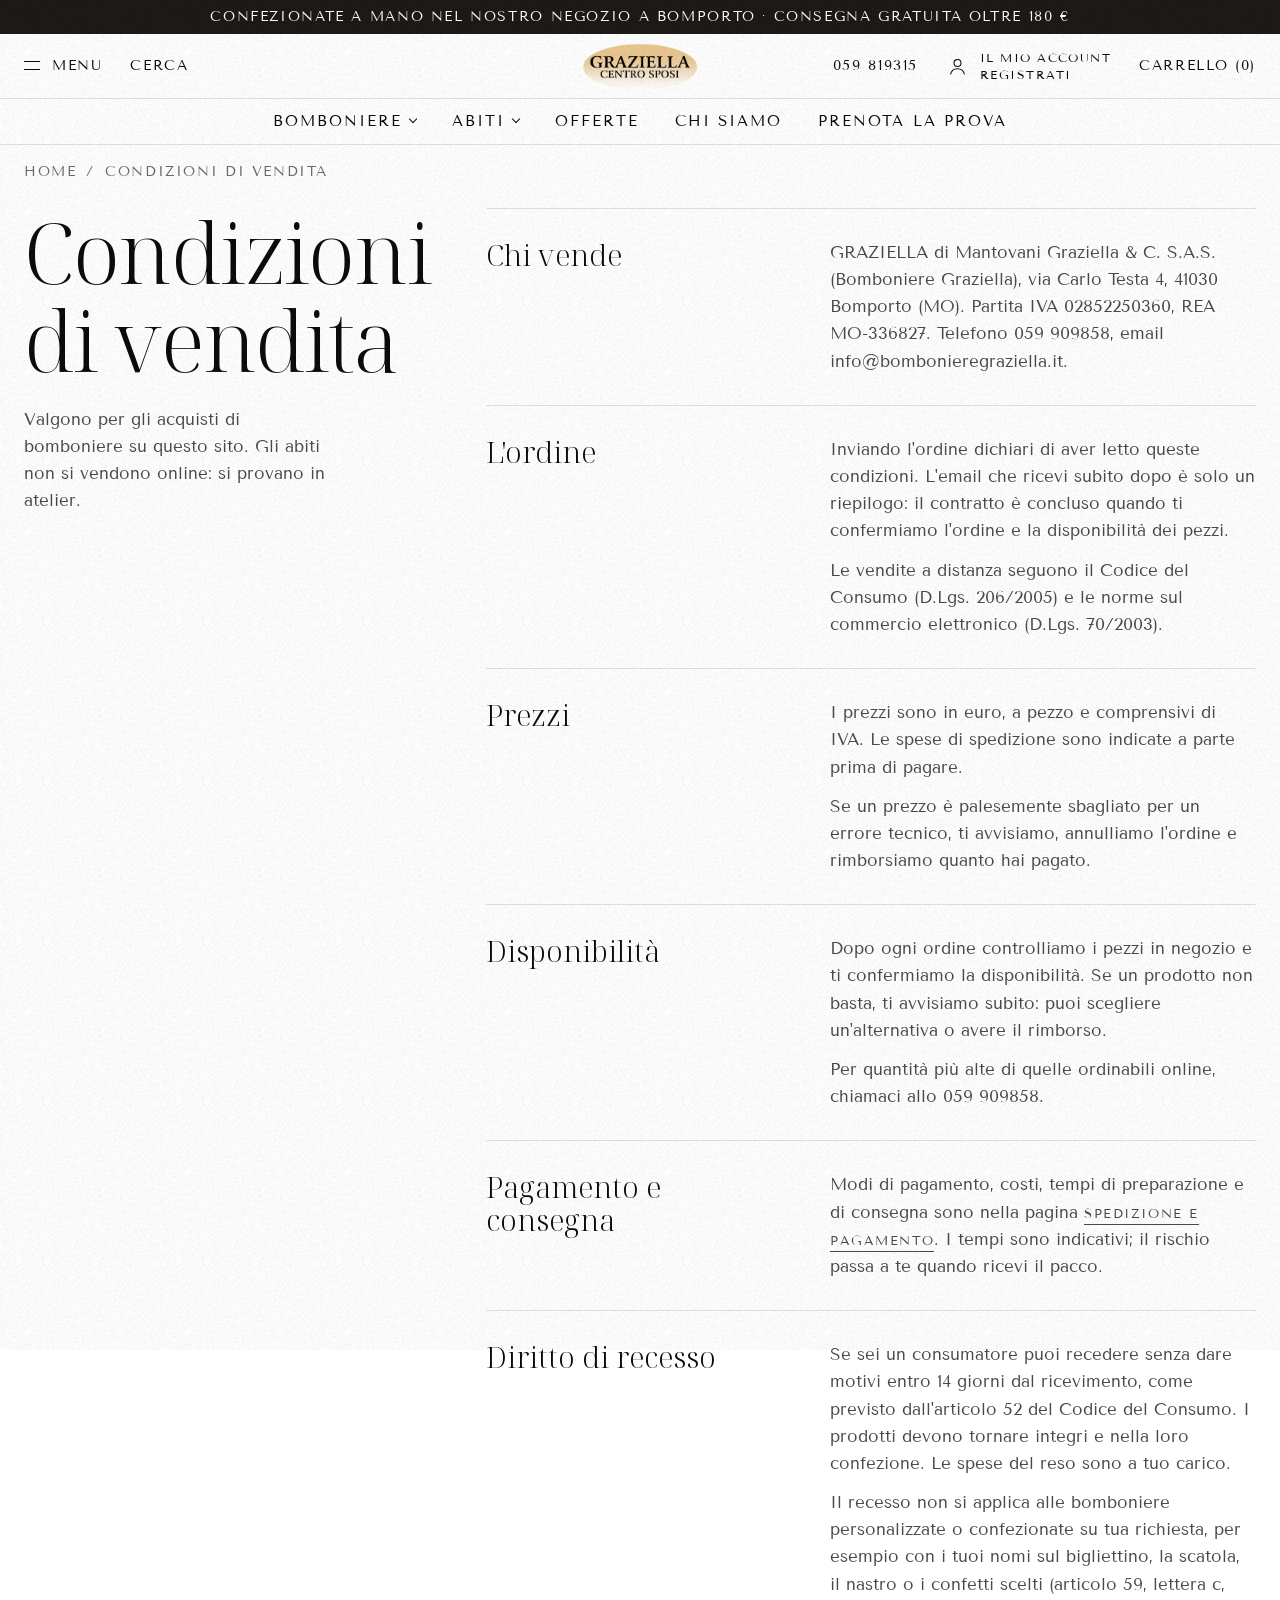
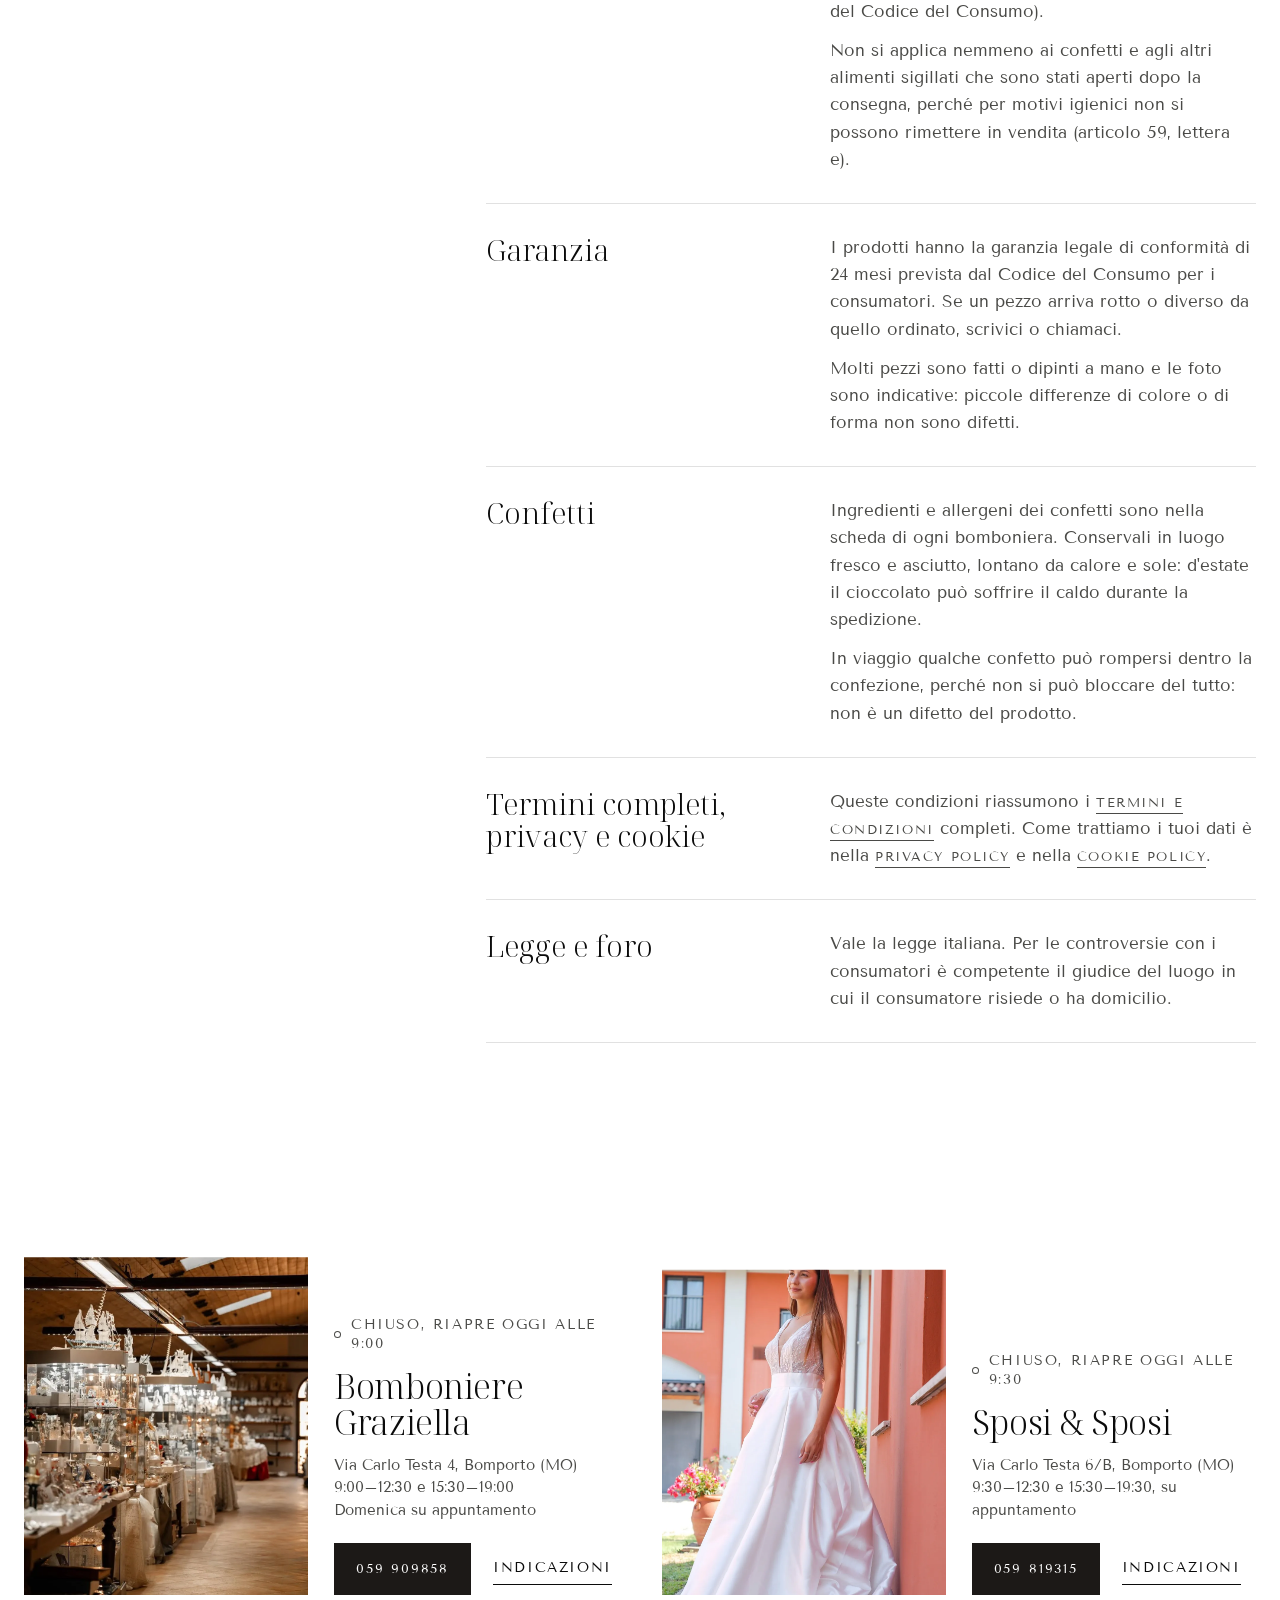
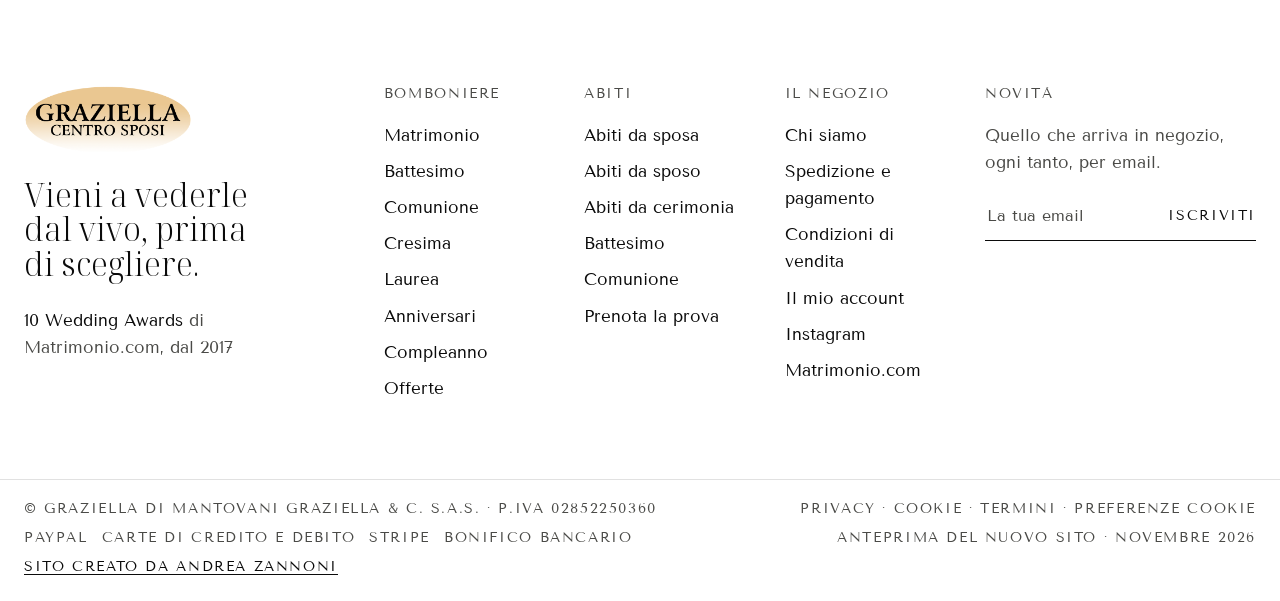
<file: condizioni.html>
<!doctype html>
<html lang="it">
<head>
<script type="text/javascript" src="https://embeds.iubenda.com/widgets/52a9e732-c5e0-497f-862e-30317e8ee404.js"></script>
<meta charset="utf-8">
<meta name="robots" content="noindex, nofollow">
<script>try{if("onpagereveal" in window){document.documentElement.classList.add("libro");document.write('<link rel="stylesheet" href="assets/css/cambio-pagina.css">')}}catch(e){}</script>
<meta name="viewport" content="width=device-width, initial-scale=1">
<link rel="icon" href="assets/img/logo-graziella.png">
<script>try{if(sessionStorage.getItem("graziella-passaggio")==="1"){document.documentElement.classList.add("in-passaggio");setTimeout(function(){document.documentElement.classList.remove("in-passaggio")},2500)}}catch(e){}</script>
<title>Condizioni di vendita · Graziella</title>
<meta name="description" content="Condizioni di vendita del negozio online Graziella: ordine, prezzi, disponibilità, consegna, recesso e garanzia.">
<link rel="preconnect" href="https://fonts.googleapis.com"><link rel="preconnect" href="https://fonts.gstatic.com" crossorigin>
<link href="https://fonts.googleapis.com/css2?family=Noto+Serif+Display:wght@300;400&family=Tenor+Sans&display=swap" rel="stylesheet">
<link rel="stylesheet" href="assets/vendor/lenis.css">
<link rel="stylesheet" href="assets/css/negozio.css">
<style>
/* Stessa impaginazione di Spedizione e pagamento. Enrico ha indicato vialemagico.it come esempio (06/11/2026): stessi argomenti, testo scritto per Graziella */
.sped { display: grid; grid-template-columns: minmax(0, 4fr) minmax(0, 8fr); gap: clamp(32px, 6vw, 112px); padding: 8px 0 120px; align-items: start; }
.sped__lato { position: sticky; top: calc(var(--head) + 72px); }
.sped__lato p { margin: 22px 0 0; max-width: 32ch; color: var(--graphite); }
.sped__voci { border-top: 1px solid var(--hair); }
.sped__voce { display: grid; grid-template-columns: minmax(0, 5fr) minmax(0, 7fr); gap: 16px 40px; padding: 30px 0; border-bottom: 1px solid var(--hair); }
.sped__voce h2 { margin: 0; font-family: var(--font-titoli); font-weight: var(--peso-titoli); font-size: clamp(26px, 2.3vw, 36px); line-height: 1.1; }
.sped__voce p { margin: 0 0 12px; color: var(--graphite); max-width: 56ch; }
.sped__voce p:last-child { margin-bottom: 0; }
.conferma { color: var(--bruno-chiaro); background: linear-gradient(transparent 62%, var(--crema) 62%); }
@media (max-width: 900px) {
  .sped { grid-template-columns: minmax(0, 1fr); }
  .sped__lato { position: static; }
  .sped__voce { grid-template-columns: minmax(0, 1fr); }
}
</style>
</head>
<body data-pagina="condizioni">
<div id="testata"></div>
<main class="wrap">
  <nav class="crumbs label" aria-label="Percorso"><a href="index.html">Home</a><span>/</span><span>Condizioni di vendita</span></nav>
  <div class="sped">
    <div class="sped__lato">
      <h1 class="h-xl" data-split>Condizioni di vendita</h1>
      <p>Valgono per gli acquisti di bomboniere su questo sito. Gli abiti non si vendono online: si provano in atelier.</p>
    </div>
    <div class="sped__voci">
      <section class="sped__voce">
        <h2>Chi vende</h2>
        <div>
          <p>GRAZIELLA di Mantovani Graziella &amp; C. S.A.S. (Bomboniere Graziella), via Carlo Testa 4, 41030 Bomporto (MO). Partita IVA 02852250360, REA MO-336827. Telefono 059 909858, email <a href="mailto:info@bombonieregraziella.it">info@bombonieregraziella.it</a>.</p>
        </div>
      </section>
      <section class="sped__voce">
        <h2>L'ordine</h2>
        <div>
          <p>Inviando l'ordine dichiari di aver letto queste condizioni. L'email che ricevi subito dopo è solo un riepilogo: il contratto è concluso quando ti confermiamo l'ordine e la disponibilità dei pezzi.</p>
          <p>Le vendite a distanza seguono il Codice del Consumo (D.Lgs. 206/2005) e le norme sul commercio elettronico (D.Lgs. 70/2003).</p>
        </div>
      </section>
      <section class="sped__voce">
        <h2>Prezzi</h2>
        <div>
          <p>I prezzi sono in euro, a pezzo e comprensivi di IVA. Le spese di spedizione sono indicate a parte prima di pagare.</p>
          <p>Se un prezzo è palesemente sbagliato per un errore tecnico, ti avvisiamo, annulliamo l'ordine e rimborsiamo quanto hai pagato.</p>
        </div>
      </section>
      <section class="sped__voce">
        <h2>Disponibilità</h2>
        <div>
          <p>Dopo ogni ordine controlliamo i pezzi in negozio e ti confermiamo la disponibilità. Se un prodotto non basta, ti avvisiamo subito: puoi scegliere un'alternativa o avere il rimborso.</p>
          <p>Per quantità più alte di quelle ordinabili online, chiamaci allo 059 909858.</p>
        </div>
      </section>
      <section class="sped__voce">
        <h2>Pagamento e consegna</h2>
        <div>
          <p>Modi di pagamento, costi, tempi di preparazione e di consegna sono nella pagina <a class="link" href="spedizioni.html">Spedizione e pagamento</a>. I tempi sono indicativi; il rischio passa a te quando ricevi il pacco.</p>
        </div>
      </section>
      <section class="sped__voce">
        <h2>Diritto di recesso</h2>
        <div>
          <p>Se sei un consumatore puoi recedere senza dare motivi entro 14 giorni dal ricevimento, come previsto dall'articolo 52 del Codice del Consumo. I prodotti devono tornare integri e nella loro confezione. Le spese del reso sono a tuo carico.</p>
          <p>Il recesso non si applica alle bomboniere personalizzate o confezionate su tua richiesta, per esempio con i tuoi nomi sul bigliettino, la scatola, il nastro o i confetti scelti (articolo 59, lettera c, del Codice del Consumo).</p>
          <p>Non si applica nemmeno ai confetti e agli altri alimenti sigillati che sono stati aperti dopo la consegna, perché per motivi igienici non si possono rimettere in vendita (articolo 59, lettera e).</p>
        </div>
      </section>
      <section class="sped__voce">
        <h2>Garanzia</h2>
        <div>
          <p>I prodotti hanno la garanzia legale di conformità di 24 mesi prevista dal Codice del Consumo per i consumatori. Se un pezzo arriva rotto o diverso da quello ordinato, scrivici o chiamaci.</p>
          <p>Molti pezzi sono fatti o dipinti a mano e le foto sono indicative: piccole differenze di colore o di forma non sono difetti.</p>
        </div>
      </section>
      <section class="sped__voce">
        <h2>Confetti</h2>
        <div>
          <p>Ingredienti e allergeni dei confetti sono nella scheda di ogni bomboniera. Conservali in luogo fresco e asciutto, lontano da calore e sole: d'estate il cioccolato può soffrire il caldo durante la spedizione.</p>
          <p>In viaggio qualche confetto può rompersi dentro la confezione, perché non si può bloccare del tutto: non è un difetto del prodotto.</p>
        </div>
      </section>
      <section class="sped__voce">
        <h2>Termini completi, privacy e cookie</h2>
        <div>
          <p>Queste condizioni riassumono i <a class="link" href="https://www.iubenda.com/termini-e-condizioni/47718790" target="_blank" rel="noopener">Termini e condizioni</a> completi. Come trattiamo i tuoi dati è nella <a class="link" href="https://www.iubenda.com/privacy-policy/47718790" target="_blank" rel="noopener">Privacy policy</a> e nella <a class="link" href="https://www.iubenda.com/privacy-policy/47718790/cookie-policy" target="_blank" rel="noopener">Cookie policy</a>.</p>
        </div>
      </section>
      <section class="sped__voce">
        <h2>Legge e foro</h2>
        <div>
          <p>Vale la legge italiana. Per le controversie con i consumatori è competente il giudice del luogo in cui il consumatore risiede o ha domicilio.</p>
        </div>
      </section>
    </div>
  </div>
</main>
<div id="piede"></div>

<script src="assets/vendor/gsap.min.js"></script>
<script src="assets/vendor/ScrollTrigger.min.js"></script>
<script src="assets/vendor/SplitText.min.js"></script>
<script src="assets/vendor/lenis.min.js"></script>
<script src="assets/js/dati.js"></script>
<script src="assets/js/negozio.js"></script>
</body>
</html>
</file>
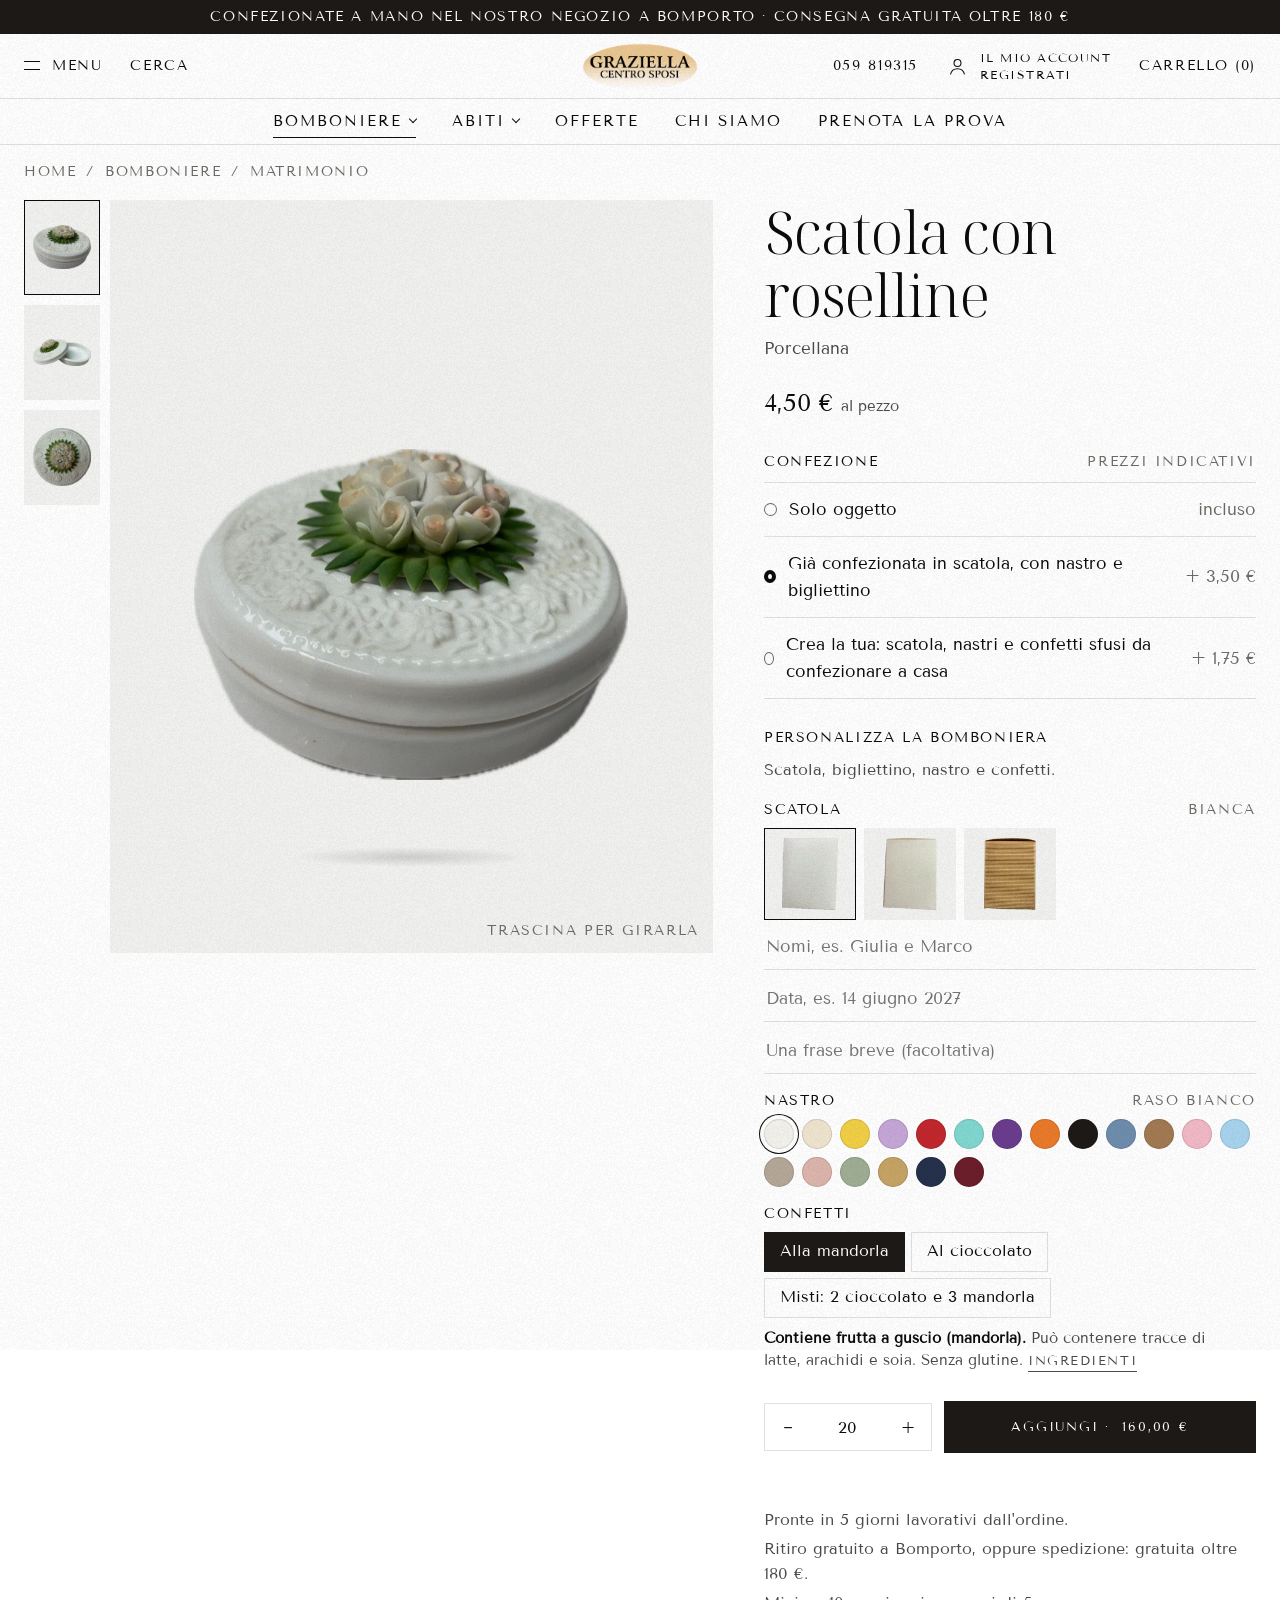
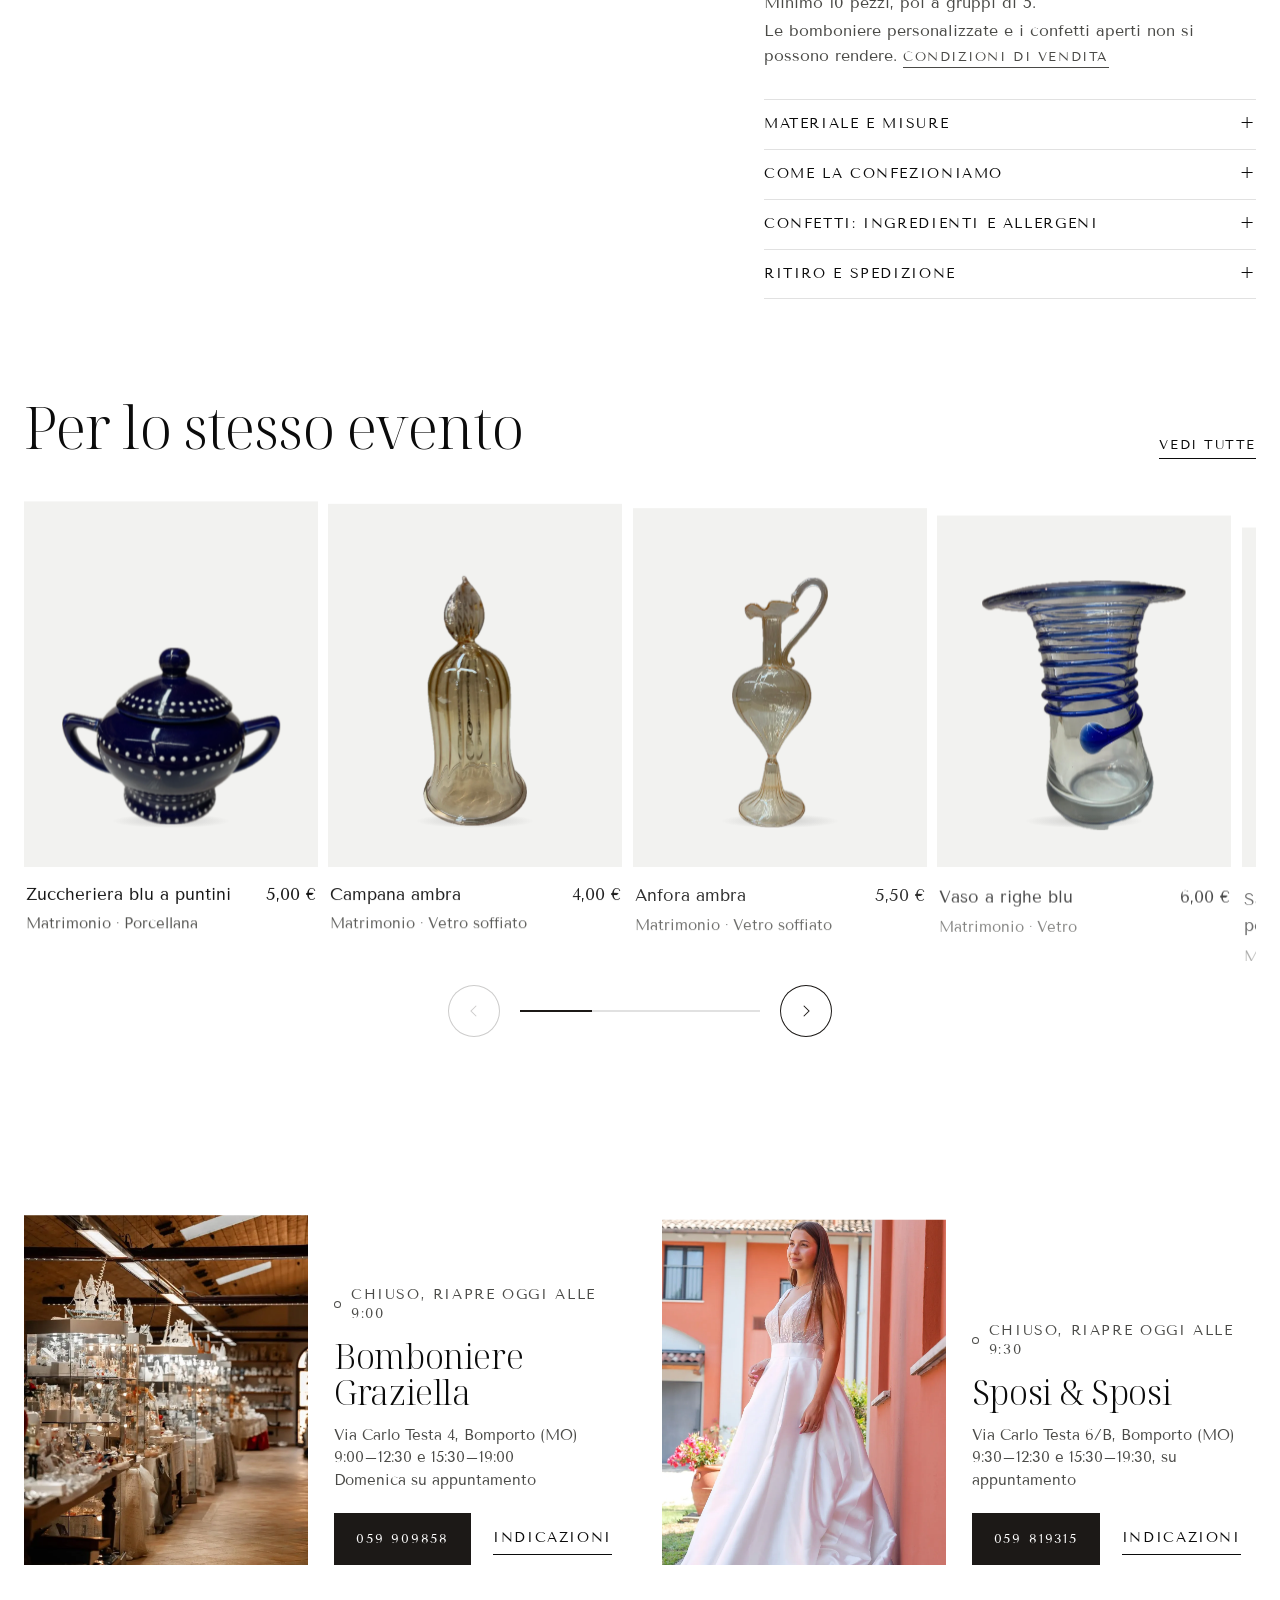
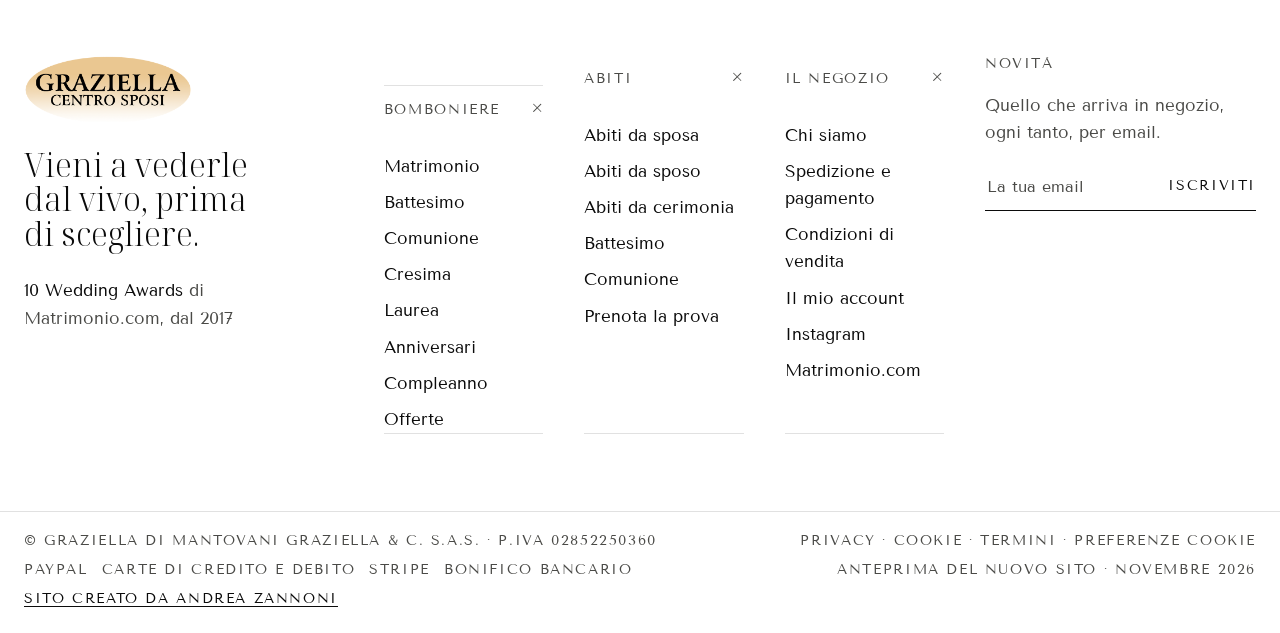
<file: prodotto.html>
<!doctype html>
<html lang="it">
<head>
<script type="text/javascript" src="https://embeds.iubenda.com/widgets/52a9e732-c5e0-497f-862e-30317e8ee404.js"></script>
<meta charset="utf-8">
<meta name="robots" content="noindex, nofollow">
<script>try{if("onpagereveal" in window){document.documentElement.classList.add("libro");document.write('<link rel="stylesheet" href="assets/css/cambio-pagina.css">')}}catch(e){}</script>
<meta name="viewport" content="width=device-width, initial-scale=1">
<link rel="icon" href="assets/img/logo-graziella.png">
<script>try{if(sessionStorage.getItem("graziella-passaggio")==="1"){document.documentElement.classList.add("in-passaggio");setTimeout(function(){document.documentElement.classList.remove("in-passaggio")},2500)}}catch(e){}</script>
<title>Bomboniera · Graziella</title>
<meta name="description" content="Bomboniera confezionata a mano nel negozio Graziella di Bomporto, con bigliettino personalizzato, ritiro in negozio o spedizione.">
<link rel="preconnect" href="https://fonts.googleapis.com"><link rel="preconnect" href="https://fonts.gstatic.com" crossorigin>
<link href="https://fonts.googleapis.com/css2?family=Noto+Serif+Display:wght@300;400&family=Tenor+Sans&display=swap" rel="stylesheet">
<link rel="stylesheet" href="assets/vendor/lenis.css">
<link rel="stylesheet" href="assets/css/negozio.css">
<style>
.pdp { display: grid; grid-template-columns: minmax(0, 7fr) minmax(0, 5fr); gap: clamp(24px, 4vw, 72px); align-items: start; padding-bottom: 96px; }
.gal { display: grid; grid-template-columns: 76px 1fr; gap: 10px; }
@media (min-width: 901px) { .gal { position: sticky; top: calc(var(--head) + 64px); } }
.gal__thumbs { display: grid; gap: 10px; align-content: start; }
.gal__thumbs button { aspect-ratio: 4/5; background: var(--mist); position: relative; overflow: hidden; box-shadow: inset 0 0 0 1px transparent; transition: box-shadow .3s; }
.gal__thumbs button[aria-pressed="true"] { box-shadow: inset 0 0 0 1px var(--ink); }
.gal__thumbs img { position: absolute; inset: 12%; width: 76%; height: 76%; object-fit: contain; mix-blend-mode: multiply; }
.gal__thumbs:not(.is-viste) button[data-vista="dettaglio"] { display: none; }
.gal__main { position: relative; aspect-ratio: 4/5; background: var(--mist); overflow: hidden; cursor: zoom-in; }
.gal__main img { position: absolute; left: 50%; bottom: 14%; height: 62%; max-width: 72%; width: auto; object-fit: contain; transform: translateX(-50%); mix-blend-mode: multiply; transition: transform .7s var(--ease); }
.gal__main::after { content: ''; position: absolute; left: 30%; right: 30%; bottom: 11.5%; height: 20px; border-radius: 50%; background: radial-gradient(closest-side, rgba(11,11,11,.15), transparent); transition: opacity .4s; }
.gal__main.is-zoom::after { opacity: 0; }
.gal__main.is-zoom img { transform: translateX(-50%) scale(2.1); }
.gal__hint { position: absolute; right: 14px; bottom: 12px; color: var(--fog); }

.buy { position: sticky; top: calc(var(--head) + 64px); }
.buy h1 { margin: 0; }
.buy__mat { margin: 8px 0 0; color: var(--graphite); }
.buy__price { margin: 22px 0 0; font-size: 24px; }
.buy__price small { font-size: 14.5px; color: var(--graphite); }
.grp { margin-top: 30px; }
.grp > .label { display: flex; justify-content: space-between; margin-bottom: 10px; }
.opts { border-top: 1px solid var(--hair); }
.opt { display: flex; justify-content: space-between; align-items: center; gap: 12px; padding: 13px 0; border-bottom: 1px solid var(--hair); cursor: pointer; }
.opt input { position: absolute; opacity: 0; }
.opt span:first-of-type { display: flex; align-items: center; gap: 12px; }
.opt span:last-of-type { white-space: nowrap; }
.opt span:first-of-type::before { content: ''; width: 13px; height: 13px; border-radius: 50%; box-shadow: inset 0 0 0 1px var(--fog); transition: box-shadow .3s var(--ease); }
.opt:has(input:checked) span:first-of-type::before { box-shadow: inset 0 0 0 4px var(--ink); }
.opt:has(input:focus-visible) { outline: 1px solid var(--ink); outline-offset: 2px; }
.pers__campi { display: grid; gap: 6px; margin-top: 4px; }
.pers__campi input { width: 100%; height: 46px; border: 0; border-bottom: 1px solid var(--hair); background: none; outline: none; font-size: 17px; border-radius: 0; }
.pers__campi input:focus { border-bottom-color: var(--ink); }
.pers__grp { margin-top: 18px; }
.pers__lab { display: flex; justify-content: space-between; margin-bottom: 8px; }
.pers__scatole { display: grid; grid-template-columns: repeat(3, minmax(0, 92px)); gap: 8px; }
.pers__scatole button { aspect-ratio: 1; padding: 10px; background: var(--mist); box-shadow: inset 0 0 0 1px transparent; transition: box-shadow .3s var(--ease); }
.pers__scatole img { display: block; width: 100%; height: 100%; object-fit: contain; }
.pers__scatole button:hover { box-shadow: inset 0 0 0 1px var(--hair); }
.pers__scatole button[aria-checked="true"] { box-shadow: inset 0 0 0 1px var(--ink); }
.pers__swatch { display: flex; flex-wrap: wrap; gap: 8px; }
.pers__swatch button { width: 30px; height: 30px; border-radius: 50%; background: var(--c); box-shadow: inset 0 0 0 1px var(--hair); position: relative; transition: transform .4s var(--ease); }
.pers__swatch button:hover { transform: scale(1.1); }
.pers__swatch button[aria-checked="true"]::after { content: ''; position: absolute; inset: -4px; border-radius: 50%; box-shadow: 0 0 0 1px var(--ink); }
.pers__seg { display: flex; flex-wrap: wrap; gap: 6px; }
.pers__seg button { height: 40px; padding: 0 16px; white-space: nowrap; box-shadow: inset 0 0 0 1px var(--hair); font-size: 15.5px; transition: background .3s, color .3s; }
.pers__seg button[aria-checked="true"] { background: var(--nero); color: var(--paper); box-shadow: none; }
.pers__allergeni { margin: 10px 0 0; color: var(--graphite); font-size: 14.5px; line-height: 1.5; max-width: 52ch; }
.pers__allergeni b { color: var(--ink); font-weight: 600; }
.confetti-info h3 { margin: 0 0 6px; font-size: 15.5px; font-weight: 600; color: var(--ink); }
.confetti-info p + h3 { margin-top: 4px; }
.riepilogo { display: flex; align-items: center; gap: 12px; margin-top: 30px; }
.riepilogo .btn { flex: 1; height: 52px; white-space: nowrap; }
@media (max-width: 420px) { .riepilogo .btn { padding: 0 16px; letter-spacing: .1em; } }
.conferma { margin: 12px 0 0; min-height: 1.6em; color: var(--graphite); font-size: 15.5px; }
.conferma button { text-decoration: underline; text-underline-offset: 3px; }
.buy__tempi { margin-top: 18px; display: grid; gap: 4px; color: var(--graphite); font-size: 15.5px; }
details { border-bottom: 1px solid var(--hair); }
details:first-of-type { border-top: 1px solid var(--hair); margin-top: 30px; }
summary { list-style: none; display: flex; justify-content: space-between; padding: 15px 0; cursor: pointer; }
summary::-webkit-details-marker { display: none; }
summary::after { content: '+'; font-size: 16px; line-height: 1; transition: transform .4s var(--ease); }
details[open] summary::after { transform: rotate(45deg); }
details p { margin: 0 0 16px; color: var(--graphite); font-size: 15.5px; max-width: 52ch; }
/* Per la stessa festa: una fila con le frecce, si trascina col mouse e si scorre col dito */
.rail { overflow-x: auto; scroll-snap-type: x proximity; scrollbar-width: none; cursor: grab; }
.rail::-webkit-scrollbar { display: none; }
.rail__track { display: flex; gap: 10px; width: max-content; will-change: transform; }
.rail__track .card { width: clamp(220px, 23vw, 330px); flex-shrink: 0; scroll-snap-align: start; }
@media (hover: none), (max-width: 760px) {
  .rail { scroll-snap-type: x mandatory; }
  .rail__track .card { width: 62vw; scroll-snap-align: start; }
}
.barra-m { position: fixed; left: 0; right: 0; bottom: 0; z-index: 40; background: var(--paper); border-top: 1px solid var(--hair); padding: 10px var(--gut); display: none; gap: 12px; align-items: center; transform: translateY(100%); transition: transform .5s var(--ease); }
.barra-m.is-on { transform: none; }
@media (max-width: 900px) {
  .pdp { grid-template-columns: minmax(0, 1fr); }
  .gal { grid-template-columns: minmax(0, 1fr); }
  .gal__thumbs { grid-template-columns: repeat(3, 64px); order: 2; }
  .gal__thumbs.is-viste { grid-template-columns: none; grid-auto-flow: column; grid-auto-columns: 64px; justify-content: start; overflow-x: auto; scrollbar-width: none; -webkit-overflow-scrolling: touch; }
  .gal__thumbs.is-viste::-webkit-scrollbar { display: none; }
  .buy { position: static; }
  .barra-m { display: flex; }
}
</style>
</head>
<body data-pagina="prodotto">
<div id="testata"></div>
<main>
  <div class="wrap">
    <nav class="crumbs label" aria-label="Percorso"><a href="index.html">Home</a><span>/</span><a href="catalogo.html">Bomboniere</a><span>/</span><a id="crumb-festa" href="catalogo.html"></a></nav>
    <div class="pdp">
      <div class="gal">
        <div class="gal__thumbs" id="thumbs">
          <button aria-pressed="true" data-vista="intero" aria-label="Vista intera"><img alt="" id="th1"></button>
          <button aria-pressed="false" data-vista="dettaglio" aria-label="Dettaglio"><img alt="" id="th2"></button>
        </div>
        <div class="gal__main" id="principale"><img id="foto" alt=""><span class="gal__hint label" id="hint-gal">Clic per ingrandire</span></div>
      </div>

      <div class="buy">
        <h1 class="h-l" id="nome" data-split></h1>
        <p class="buy__mat" id="materiale"></p>
        <p class="buy__price" id="prezzo"></p>

        <div class="grp">
          <div class="label"><span>Confezione</span><span class="fog">prezzi indicativi</span></div>
          <div class="opts" id="confezioni"></div>
        </div>

        <div class="grp">
          <div class="label">Personalizza la bomboniera</div>
          <p class="muted" style="margin:4px 0 0;font-size:15.5px">Scatola, bigliettino, nastro e confetti.</p>
          <div id="personalizza"></div>
        </div>

        <div class="riepilogo">
          <div class="qty qty--l" id="qty"><button data-d="-5" aria-label="Meno cinque">−</button><input id="q" value="20" inputmode="numeric" aria-label="Quantità"><button data-d="5" aria-label="Più cinque">+</button></div>
          <button class="btn" id="aggiungi">Aggiungi · <span id="totale"></span></button>
        </div>
        <p class="conferma" id="conferma" aria-live="polite"></p>
        <div class="buy__tempi"><span id="tempi"></span><span>Ritiro gratuito a Bomporto, oppure spedizione: gratuita oltre 180 €.</span><span id="minimo"></span><span>Le bomboniere personalizzate e i confetti aperti non si possono rendere. <a class="link" href="condizioni.html">Condizioni di vendita</a></span></div>

        <details><summary class="label">Materiale e misure</summary><p id="det-mat"></p></details>
        <details><summary class="label">Come la confezioniamo</summary><p>Al banco del negozio, a mano: oggetto, confetti, nastro e bigliettino col bollino.</p></details>
        <details id="confetti-info" class="confetti-info"><summary class="label">Confetti: ingredienti e allergeni</summary>
          <h3>Confetti alla mandorla · Crispo</h3>
          <p>Ingredienti: zucchero; <b>MANDORLA</b> (35%); amido di riso e di mais; maltodestrina; gelificanti: gomma arabica; agente di rivestimento: cera carnauba; aromi: vanillina. <b>Allergeni: contiene frutta a guscio.</b> Può contenere tracce di latte, arachidi, soia e loro derivati. Senza glutine.</p>
          <h3>Confetti al cioccolato fondente a cuore · Crispo Amorini</h3>
          <p>Ingredienti: zucchero; cioccolato fondente 38% (zucchero, massa di cacao, burro di cacao, emulsionante: lecitina di <b>SOIA</b>, aroma: vanillina; cacao min. 45%); amido di riso e di mais; agenti gelificanti: maltodestrina, gomma arabica; colorante: carbonato di calcio; agente di rivestimento: cera carnauba; aroma: vanillina. <b>Allergeni: contiene soia.</b> Può contenere tracce di glutine, latte, frutta a guscio, arachidi e loro derivati.</p>
          <p>Conservare in luogo fresco e asciutto, lontano da fonti di calore e dalla luce diretta del sole. Lotto e termine minimo di conservazione sono indicati sulla confezione dei confetti. Prodotti da Crispo Srl, Via Pianillo 138, 80047 San Giuseppe Vesuviano (NA). Valori nutrizionali su richiesta in negozio.</p>
        </details>
        <details><summary class="label">Ritiro e spedizione</summary><p>Ritiro gratuito nel negozio di Bomporto (MO) negli orari di apertura. Spedizione in tutta Italia, gratuita per ordini oltre 180 €. Paghi con carta, PayPal o bonifico. <a class="link" href="spedizioni.html">Spedizione e pagamento</a></p></details>
      </div>
    </div>
  </div>

  <section class="sec" style="padding-top:0" aria-labelledby="t-simili">
    <div class="wrap">
      <div class="sec__head"><h2 class="h-l" id="t-simili" data-split>Per lo stesso evento</h2><a class="link" id="link-festa" href="catalogo.html">Vedi tutte</a></div>
      <div class="rail" id="rail"><div class="rail__track" id="simili"></div></div>
      <div class="fila-nav fila-nav--rail">
        <button type="button" class="fila-freccia" data-verso="-1" id="rail-prima" aria-label="Bomboniera precedente"><svg viewBox="0 0 24 24"><path d="M15 5l-7 7 7 7"/></svg></button>
        <div class="fila-barra" aria-hidden="true"><i id="rail-barra-m"></i></div>
        <button type="button" class="fila-freccia" data-verso="1" id="rail-dopo" aria-label="Bomboniera successiva"><svg viewBox="0 0 24 24"><path d="M9 5l7 7-7 7"/></svg></button>
      </div>
    </div>
  </section>
</main>
<div class="barra-m" id="barra-m"><span id="m-tot" style="flex:1; white-space:nowrap; overflow:hidden; text-overflow:ellipsis"></span><button class="btn" id="m-agg">Aggiungi al carrello</button></div>
<div id="piede"></div>

<script src="assets/vendor/gsap.min.js"></script>
<script src="assets/vendor/ScrollTrigger.min.js"></script>
<script src="assets/vendor/SplitText.min.js"></script>
<script src="assets/vendor/lenis.min.js"></script>
<script src="assets/js/dati.js"></script>
<script src="assets/js/bigliettino.js"></script>
<script>
  (function () {
    const id = location.hash.slice(1) || new URLSearchParams(location.search).get('id');
    const p = window.GRAZIELLA.prodotti.find(x => x.id === id) || window.GRAZIELLA.prodotti[0];
    window.PRODOTTO = p;
    document.body.dataset.festa = p.feste[0];
  })();
</script>
<script src="assets/js/negozio.js"></script>
<script src="assets/js/vetrina.js"></script>
<script>addEventListener('hashchange', () => location.reload());</script>
<script>
(function () {
  const { G, euro, festa, card, aggiungi, volaInBorsa, entrate, CONFEZIONI, MINIMO } = Negozio;
  const p = window.PRODOTTO;
  const f = festa(p.feste[0]);
  const src = G.foto(p);
  document.title = `${p.nome} · Bomboniere ${f.nome.toLowerCase()} · Graziella`;
  document.querySelector('meta[name=description]').content = `${p.nome}, ${p.materiale.toLowerCase()}: bomboniera per ${f.nome.toLowerCase()} confezionata a mano da Graziella a Bomporto, con bigliettino personalizzato.`;
  document.getElementById('crumb-festa').textContent = f.nome;
  document.getElementById('crumb-festa').href = document.getElementById('link-festa').href = `catalogo.html#${f.id}`;
  document.getElementById('nome').textContent = p.nome;
  document.getElementById('materiale').textContent = p.materiale;
  document.getElementById('prezzo').innerHTML = `${p.prezzoPieno ? `<s class="fog" style="margin-right:8px">${euro(p.prezzoPieno)}</s>` : ''}${euro(p.prezzo)} <small>al pezzo</small>`;
  ['foto', 'th1', 'th2'].forEach(k => { document.getElementById(k).src = src; });
  /* Prodotti con più foto: una miniatura per ogni lato al posto di intero/dettaglio */
  const VISTE = p.viste ? Array.from({ length: p.viste }, (_, k) => k ? G.vista(p, k) : src) : null;
  if (VISTE) {
    const pollici = document.getElementById('thumbs');
    pollici.querySelectorAll('[data-vista="intero"], [data-vista="dettaglio"]').forEach(b => b.remove());
    pollici.classList.add('is-viste');
    pollici.insertAdjacentHTML('afterbegin', VISTE.map((u, k) => `<button aria-pressed="${k ? 'false' : 'true'}" data-vista="v${k}" aria-label="Vista ${k + 1} di ${VISTE.length}"><img alt="" src="${u}"></button>`).join(''));
  }
  document.getElementById('foto').alt = `${p.nome}, ${p.materiale.toLowerCase()}`;
  document.getElementById('tempi').textContent = `Pronte in ${p.giorni} giorni lavorativi dall'ordine.`;
  const MIN = p.minimo || MINIMO;
  document.getElementById('minimo').textContent = p.minimo ? `Minimo ${MIN} pezzi.` : `Minimo ${MIN} pezzi, poi a gruppi di 5.`;
  document.getElementById('det-mat').textContent = `${p.materiale}. Misure: ${p.misure || '[da chiedere a Graziella]'}.${p.codice ? ` Codice ${p.codice}.` : ''} Ogni pezzo è controllato al banco prima di essere confezionato.`;

  /* Confezioni */
  const box = document.getElementById('confezioni');
  box.innerHTML = CONFEZIONI.map((c, i) => `<label class="opt"><input type="radio" name="conf" value="${c.id}"${i === 1 ? ' checked' : ''}><span>${c.nome}</span><span class="fog">${c.extra ? '+ ' + euro(c.extra) : 'incluso'}</span></label>`).join('');

  /* Totale */
  const q = document.getElementById('q');
  const conf = () => box.querySelector('input:checked').value;
  if (p.minimo) q.value = p.minimo;
  /* Fermo sui pezzi in magazzino: il numero non si mostra, si avvisa solo quando si arriva al limite */
  const MAX = p.disponibili || Infinity;
  const qta = () => Math.min(MAX, Math.max(MIN, parseInt(q.value, 10) || MIN));
  const AVVISO_LIMITE = 'Per più pezzi chiamaci allo 059 909858: controlliamo in negozio.';
  const limite = () => { if ((parseInt(q.value, 10) || 0) > MAX) document.getElementById('conferma').textContent = AVVISO_LIMITE; };
  function totale() {
    const c = CONFEZIONI.find(x => x.id === conf());
    const t = (p.prezzo + c.extra) * qta();
    document.getElementById('totale').textContent = euro(t);
    document.getElementById('m-tot').textContent = `${qta()} pezzi · ${euro(t)}`;
  }
  box.addEventListener('change', totale);
  document.querySelectorAll('#qty button').forEach(b => b.addEventListener('click', () => { q.value = Math.max(MIN, qta() + +b.dataset.d); limite(); q.value = qta(); totale(); }));
  q.addEventListener('change', () => { limite(); q.value = qta(); totale(); });
  totale();

  /* Aggiungi */
  function metti() {
    const entrati = aggiungi(p.id, conf(), qta(), Bigliettino.descrizione());
    const ok = document.getElementById('conferma');
    if (!entrati) { ok.textContent = AVVISO_LIMITE; return; }
    volaInBorsa(foto);
    ok.innerHTML = `Aggiunti ${entrati} pezzi.${entrati < qta() ? ' ' + AVVISO_LIMITE : ''} <button type="button">Vedi il carrello</button>`;
    ok.querySelector('button').addEventListener('click', () => Negozio.toggleBorsa(true));
  }
  document.getElementById('aggiungi').addEventListener('click', metti);
  document.getElementById('m-agg').addEventListener('click', metti);

  /* Barra in basso sul telefono quando il bottone principale esce di vista */
  const barra = document.getElementById('barra-m');
  let sotto = false, piede = false;
  const aggiornaBarra = () => barra.classList.toggle('is-on', sotto && !piede);
  new IntersectionObserver(([e]) => { sotto = !e.isIntersecting && e.boundingClientRect.top < 0; aggiornaBarra(); }, { threshold: 0 }).observe(document.getElementById('aggiungi'));
  const fondo = document.querySelector('footer');
  if (fondo) new IntersectionObserver(([e]) => { piede = e.isIntersecting; aggiornaBarra(); }, { threshold: 0 }).observe(fondo);

  /* Galleria: intero / dettaglio, ingrandimento che segue il mouse */
  const main = document.getElementById('principale'), foto = document.getElementById('foto');
  main.addEventListener('click', () => { if (trascinato) { trascinato = false; return; } if (document.documentElement.classList.contains('con-lente')) return; main.classList.toggle('is-zoom'); });
  /* Trascinando la foto in orizzontale il prodotto passa da un lato all'altro, come girarlo in mano */
  if (VISTE) {
    let x0 = null, passo = 0;
    main.addEventListener('pointerdown', e => { x0 = e.clientX; passo = 0; trascinato = false; });
    main.addEventListener('pointermove', e => {
      if (x0 === null || main.classList.contains('is-dito')) return;
      const d = Math.round((e.clientX - x0) / 70);
      if (d !== passo) { trascinato = true; main.classList.remove('is-zoom'); vista('v' + ((lato + (d - passo) % VISTE.length + VISTE.length) % VISTE.length)); passo = d; }
    });
    addEventListener('pointerup', () => { x0 = null; });
    main.style.touchAction = 'pan-y';
    foto.draggable = false; foto.addEventListener('dragstart', e => e.preventDefault()); main.style.userSelect = 'none';
  }
  main.addEventListener('mousemove', e => {
    const r = main.getBoundingClientRect();
    foto.style.transformOrigin = `${((e.clientX - r.left) / r.width) * 100}% ${((e.clientY - r.top) / r.height) * 100}%`;
  });
  main.addEventListener('mouseleave', () => main.classList.remove('is-zoom'));
  let lato = 0, trascinato = false;
  function vista(v) {
    document.querySelectorAll('#thumbs button').forEach(x => x.setAttribute('aria-pressed', String(x.dataset.vista === v)));
    if (VISTE && /^v\d+$/.test(v)) {
      const nuovo = +v.slice(1);
      /* Il lato nuovo si apre dalla linea centrale sopra quello di prima (047R) */
      if (nuovo !== lato) { lato = nuovo; if (window.Vetrina) Vetrina.apri(main, VISTE[lato]); else foto.src = VISTE[lato]; }
    }
    foto.style.transformOrigin = '50% 40%';
    main.classList.toggle('is-zoom', v === 'dettaglio');
  }
  document.getElementById('thumbs').addEventListener('click', e => { const b = e.target.closest('button'); if (b) vista(b.dataset.vista); });
  Bigliettino.init({ contenitore: document.getElementById('personalizza') });

  /* Simili */
  const simili = G.prodotti.filter(x => x.id !== p.id && x.feste.some(ff => p.feste.includes(ff))).slice(0, 10);
  document.getElementById('simili').innerHTML = simili.map(card).join('');
  /* La fila si trascina col mouse e prosegue per inerzia; la barretta sotto dice dove sei */
  const rail = document.getElementById('rail'), track = document.getElementById('simili');
  Negozio.fila(rail, { voci: track, prima: document.getElementById('rail-prima'), dopo: document.getElementById('rail-dopo'), barra: document.getElementById('rail-barra-m') });

  if (window.gsap && !matchMedia('(prefers-reduced-motion: reduce)').matches) {
    gsap.from(foto, { opacity: 0, duration: 1.1, ease: 'power2.out', delay: .25 });
    gsap.from('.buy > *:not(h1)', { y: 20, opacity: 0, duration: .9, stagger: .05, ease: 'power3.out', delay: .25 });
  }
  entrate();
})();
</script>
</body>
</html>
</file>
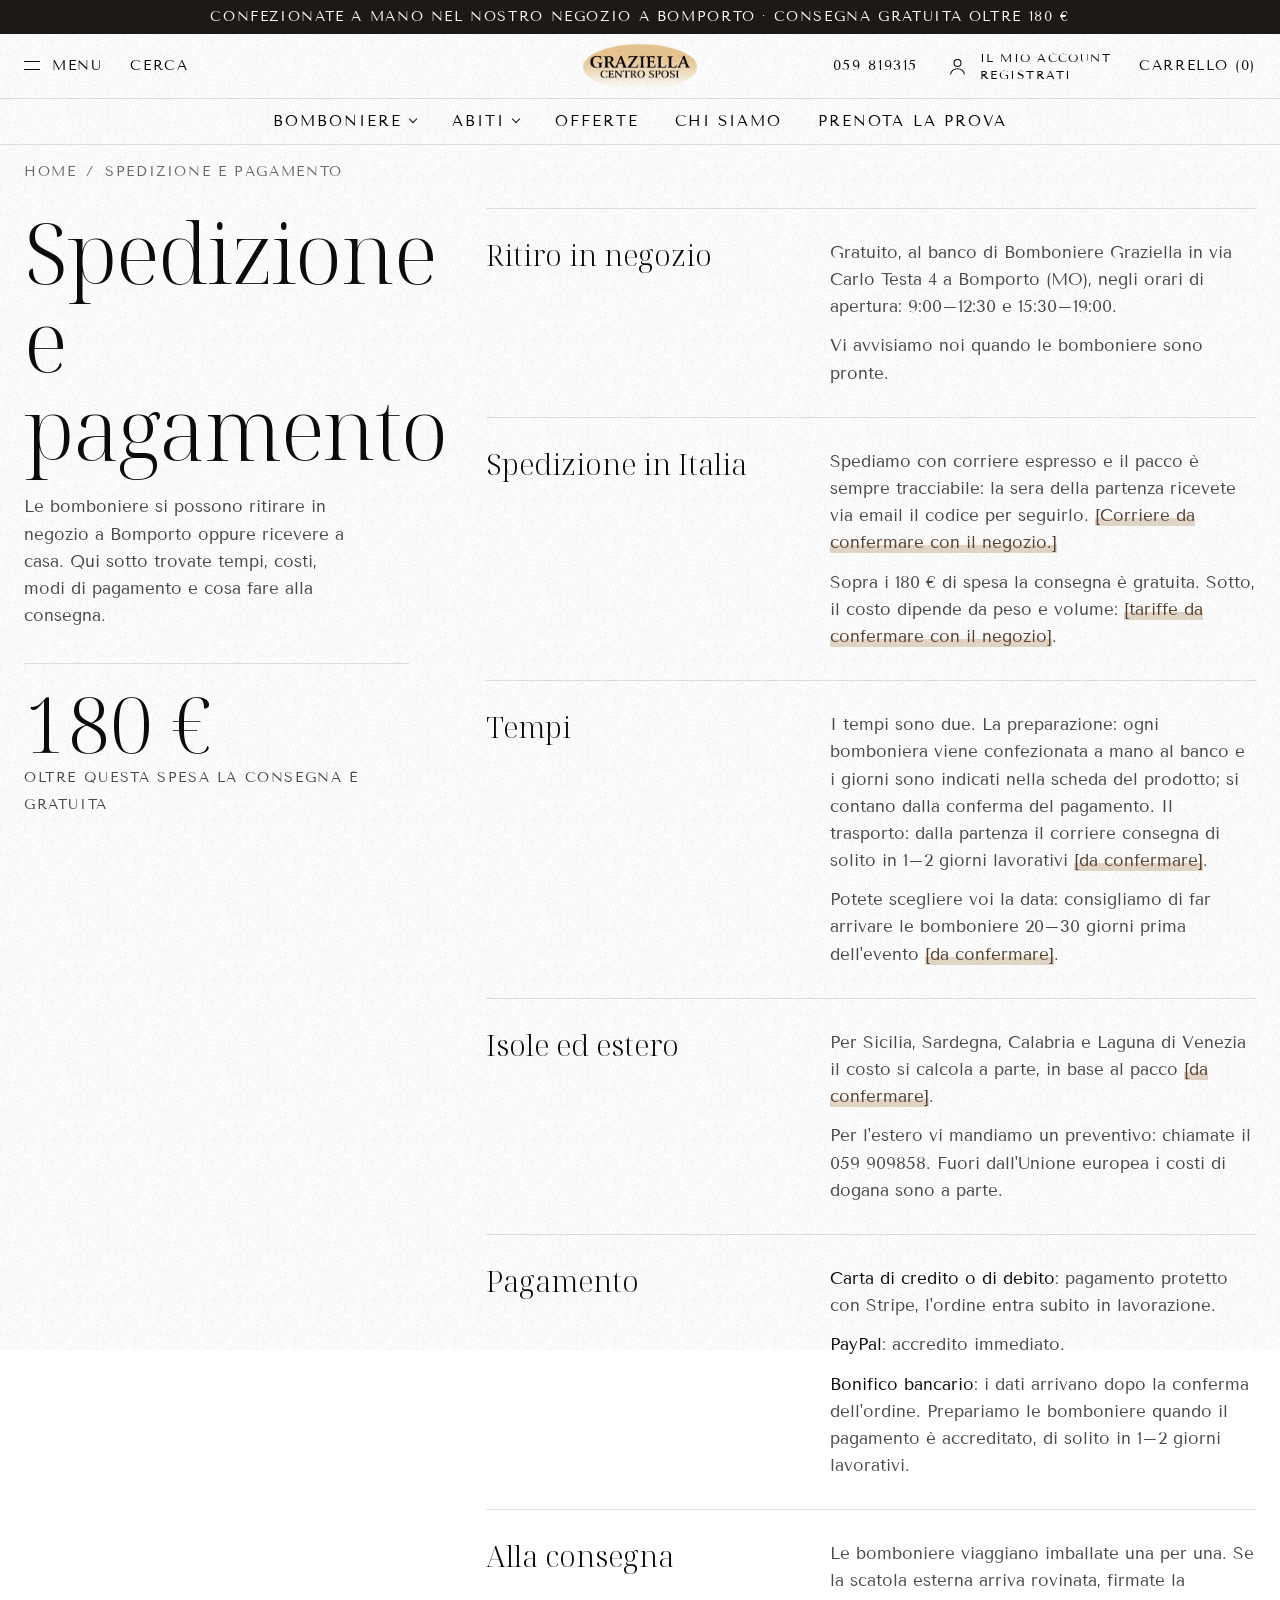
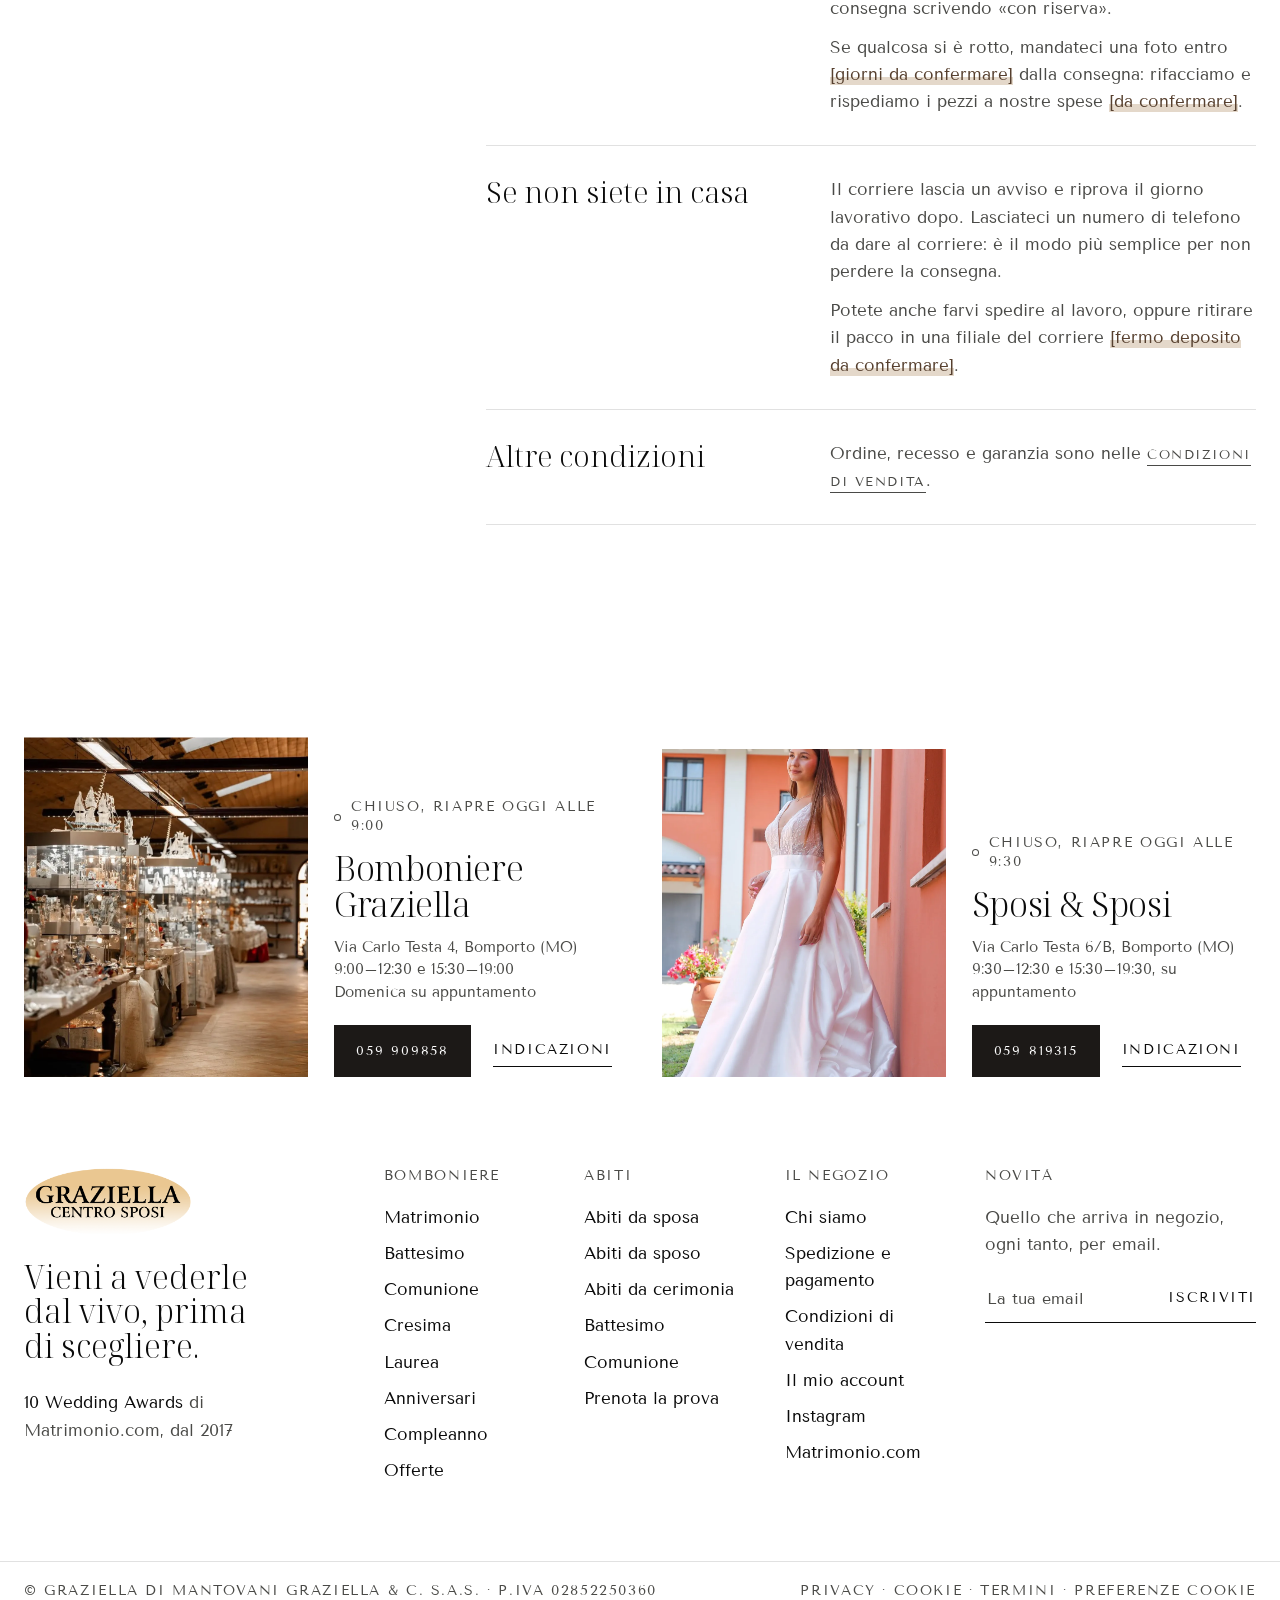
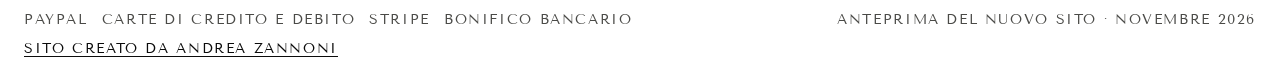
<file: spedizioni.html>
<!doctype html>
<html lang="it">
<head>
<script type="text/javascript" src="https://embeds.iubenda.com/widgets/52a9e732-c5e0-497f-862e-30317e8ee404.js"></script>
<meta charset="utf-8">
<meta name="robots" content="noindex, nofollow">
<script>try{if("onpagereveal" in window){document.documentElement.classList.add("libro");document.write('<link rel="stylesheet" href="assets/css/cambio-pagina.css">')}}catch(e){}</script>
<meta name="viewport" content="width=device-width, initial-scale=1">
<link rel="icon" href="assets/img/logo-graziella.png">
<script>try{if(sessionStorage.getItem("graziella-passaggio")==="1"){document.documentElement.classList.add("in-passaggio");setTimeout(function(){document.documentElement.classList.remove("in-passaggio")},2500)}}catch(e){}</script>
<title>Spedizione e pagamento · Graziella</title>
<meta name="description" content="Ritiro gratuito nel negozio di Bomporto o spedizione in tutta Italia, gratuita oltre 180 €: tempi, costi e modi di pagamento delle bomboniere Graziella.">
<link rel="preconnect" href="https://fonts.googleapis.com"><link rel="preconnect" href="https://fonts.gstatic.com" crossorigin>
<link href="https://fonts.googleapis.com/css2?family=Noto+Serif+Display:wght@300;400&family=Tenor+Sans&display=swap" rel="stylesheet">
<link rel="stylesheet" href="assets/vendor/lenis.css">
<link rel="stylesheet" href="assets/css/negozio.css">
<style>
/* Spedizione e pagamento: argomenti presi dalle pagine di Nara Bomboniere e Viale Magico (indicate da Enrico, 02/11 e 06/11/2026), testi e dati di Graziella */
.sped { display: grid; grid-template-columns: minmax(0, 4fr) minmax(0, 8fr); gap: clamp(32px, 6vw, 112px); padding: 8px 0 120px; align-items: start; }
.sped__lato { position: sticky; top: calc(var(--head) + 72px); }
.sped__lato p { margin: 22px 0 0; max-width: 32ch; color: var(--graphite); }
.sped__soglia { margin-top: 34px; padding-top: 22px; border-top: 1px solid var(--hair); }
.sped__soglia b { display: block; font-family: var(--font-titoli); font-weight: var(--peso-titoli); font-size: clamp(56px, 6vw, 92px); line-height: 1; }
.sped__voci { border-top: 1px solid var(--hair); }
.sped__voce { display: grid; grid-template-columns: minmax(0, 5fr) minmax(0, 7fr); gap: 16px 40px; padding: 30px 0; border-bottom: 1px solid var(--hair); }
.sped__voce h2 { margin: 0; font-family: var(--font-titoli); font-weight: var(--peso-titoli); font-size: clamp(26px, 2.3vw, 36px); line-height: 1.1; }
.sped__voce p { margin: 0 0 12px; color: var(--graphite); max-width: 56ch; }
.sped__voce p:last-child { margin-bottom: 0; }
.conferma { color: var(--bruno-chiaro); background: linear-gradient(transparent 62%, var(--crema) 62%); }
@media (max-width: 900px) {
  .sped { grid-template-columns: 1fr; }
  .sped__lato { position: static; }
  .sped__voce { grid-template-columns: 1fr; }
}
</style>
</head>
<body data-pagina="spedizioni">
<div id="testata"></div>
<main class="wrap">
  <nav class="crumbs label" aria-label="Percorso"><a href="index.html">Home</a><span>/</span><span>Spedizione e pagamento</span></nav>
  <div class="sped">
    <div class="sped__lato">
      <h1 class="h-xl" data-split>Spedizione e pagamento</h1>
      <p>Le bomboniere si possono ritirare in negozio a Bomporto oppure ricevere a casa. Qui sotto trovate tempi, costi, modi di pagamento e cosa fare alla consegna.</p>
      <div class="sped__soglia"><b>180 €</b><span class="label muted">oltre questa spesa la consegna è gratuita</span></div>
    </div>
    <div class="sped__voci">
      <section class="sped__voce">
        <h2>Ritiro in negozio</h2>
        <div>
          <p>Gratuito, al banco di Bomboniere Graziella in via Carlo Testa 4 a Bomporto (MO), negli orari di apertura: <span id="orari-bomb"></span>.</p>
          <p>Vi avvisiamo noi quando le bomboniere sono pronte.</p>
        </div>
      </section>
      <section class="sped__voce">
        <h2>Spedizione in Italia</h2>
        <div>
          <p>Spediamo con corriere espresso e il pacco è sempre tracciabile: la sera della partenza ricevete via email il codice per seguirlo. <span class="conferma">[Corriere da confermare con il negozio.]</span></p>
          <p>Sopra i 180 € di spesa la consegna è gratuita. Sotto, il costo dipende da peso e volume: <span class="conferma">[tariffe da confermare con il negozio]</span>.</p>
        </div>
      </section>
      <section class="sped__voce">
        <h2>Tempi</h2>
        <div>
          <p>I tempi sono due. La preparazione: ogni bomboniera viene confezionata a mano al banco e i giorni sono indicati nella scheda del prodotto; si contano dalla conferma del pagamento. Il trasporto: dalla partenza il corriere consegna di solito in 1–2 giorni lavorativi <span class="conferma">[da confermare]</span>.</p>
          <p>Potete scegliere voi la data: consigliamo di far arrivare le bomboniere 20–30 giorni prima dell'evento <span class="conferma">[da confermare]</span>.</p>
        </div>
      </section>
      <section class="sped__voce">
        <h2>Isole ed estero</h2>
        <div>
          <p>Per Sicilia, Sardegna, Calabria e Laguna di Venezia il costo si calcola a parte, in base al pacco <span class="conferma">[da confermare]</span>.</p>
          <p>Per l'estero vi mandiamo un preventivo: chiamate il 059 909858. Fuori dall'Unione europea i costi di dogana sono a parte.</p>
        </div>
      </section>
      <section class="sped__voce">
        <h2>Pagamento</h2>
        <div>
          <p><b style="font-weight:400;color:var(--ink)">Carta di credito o di debito</b>: pagamento protetto con Stripe, l'ordine entra subito in lavorazione.</p>
          <p><b style="font-weight:400;color:var(--ink)">PayPal</b>: accredito immediato.</p>
          <p><b style="font-weight:400;color:var(--ink)">Bonifico bancario</b>: i dati arrivano dopo la conferma dell'ordine. Prepariamo le bomboniere quando il pagamento è accreditato, di solito in 1–2 giorni lavorativi.</p>
        </div>
      </section>
      <section class="sped__voce">
        <h2>Alla consegna</h2>
        <div>
          <p>Le bomboniere viaggiano imballate una per una. Se la scatola esterna arriva rovinata, firmate la consegna scrivendo «con riserva».</p>
          <p>Se qualcosa si è rotto, mandateci una foto entro <span class="conferma">[giorni da confermare]</span> dalla consegna: rifacciamo e rispediamo i pezzi a nostre spese <span class="conferma">[da confermare]</span>.</p>
        </div>
      </section>
      <section class="sped__voce">
        <h2>Se non siete in casa</h2>
        <div>
          <p>Il corriere lascia un avviso e riprova il giorno lavorativo dopo. Lasciateci un numero di telefono da dare al corriere: è il modo più semplice per non perdere la consegna.</p>
          <p>Potete anche farvi spedire al lavoro, oppure ritirare il pacco in una filiale del corriere <span class="conferma">[fermo deposito da confermare]</span>.</p>
        </div>
      </section>
      <section class="sped__voce">
        <h2>Altre condizioni</h2>
        <div><p>Ordine, recesso e garanzia sono nelle <a class="link" href="condizioni.html">Condizioni di vendita</a>.</p></div>
      </section>
    </div>
  </div>
</main>
<div id="piede"></div>

<script src="assets/vendor/gsap.min.js"></script>
<script src="assets/vendor/ScrollTrigger.min.js"></script>
<script src="assets/vendor/SplitText.min.js"></script>
<script src="assets/vendor/lenis.min.js"></script>
<script src="assets/js/dati.js"></script>
<script src="assets/js/negozio.js"></script>
<script>
(() => {
  const G = window.GRAZIELLA;
  document.getElementById('orari-bomb').textContent = G.orariTesto.bomboniere;
})();
</script>
</body>
</html>
</file>
<file: assets/css/cambio-pagina.css>
/* Cambio pagina a libro ("047R" di UberDesigner): un foglio color carta si apre dalla linea centrale sopra la pagina vecchia,
   poi la pagina nuova si apre dal centro sopra il foglio. Stessa molla della pila degli abiti (massa 1, rigidità 170, smorzamento 21).
   Usa le View Transitions tra documenti (Chrome 126+, Safari 18.2+); dove non ci sono resta il sipario. */
@view-transition { navigation: auto; }
@property --vt-buco { syntax: '<percentage>'; inherits: false; initial-value: 0%; }
html.libro::view-transition { background: #FFFFFF; }
html.libro::view-transition-group(root) { animation-duration: 1.3s; }
html.libro::view-transition-old(root) {
  animation: vt-buco 1000ms linear(0, 0.0167, 0.0687, 0.1231, 0.2077, 0.2759, 0.3684, 0.4364, 0.5227, 0.5831, 0.6567, 0.7064, 0.7652, 0.8038, 0.8482, 0.8767, 0.9087, 0.9287, 0.9507, 0.964, 0.9782, 0.9866, 0.9951, 0.9999, 1.0046, 1.007, 1.0086, 1.0099, 1.0103, 1.0104, 1.0101, 1.0095, 1.0089, 1.0079, 1.0072, 1.0063, 1.0056, 1.0047, 1.0041, 1.0033, 1.0028, 1.0023, 1.0019, 1.0014, 1.0012, 1.0009, 1.0007, 1.0004, 1) both;
  -webkit-mask-image: linear-gradient(90deg, #000 calc(50% - var(--vt-buco)), transparent calc(50% - var(--vt-buco)), transparent calc(50% + var(--vt-buco)), #000 calc(50% + var(--vt-buco)));
  mask-image: linear-gradient(90deg, #000 calc(50% - var(--vt-buco)), transparent calc(50% - var(--vt-buco)), transparent calc(50% + var(--vt-buco)), #000 calc(50% + var(--vt-buco)));
}
html.libro::view-transition-new(root) { animation: vt-pagina 1000ms linear(0, 0.0167, 0.0687, 0.1231, 0.2077, 0.2759, 0.3684, 0.4364, 0.5227, 0.5831, 0.6567, 0.7064, 0.7652, 0.8038, 0.8482, 0.8767, 0.9087, 0.9287, 0.9507, 0.964, 0.9782, 0.9866, 0.9951, 0.9999, 1.0046, 1.007, 1.0086, 1.0099, 1.0103, 1.0104, 1.0101, 1.0095, 1.0089, 1.0079, 1.0072, 1.0063, 1.0056, 1.0047, 1.0041, 1.0033, 1.0028, 1.0023, 1.0019, 1.0014, 1.0012, 1.0009, 1.0007, 1.0004, 1) 240ms both; }
@keyframes vt-buco { from { --vt-buco: 0%; } to { --vt-buco: 51%; } }
@keyframes vt-pagina { from { clip-path: inset(0 50% 0 50%); } to { clip-path: inset(0 -1% 0 -1%); } }
@media (prefers-reduced-motion: reduce) {
  html.libro::view-transition-old(root), html.libro::view-transition-new(root) { animation: none; }
}
</file>
<file: assets/vendor/lenis.css>
html.lenis,html.lenis body{height:auto}.lenis.lenis-smooth [data-lenis-prevent]{overscroll-behavior:contain}.lenis.lenis-stopped{overflow:clip}.lenis.lenis-smooth iframe{pointer-events:none}
</file>
<file: assets/css/negozio.css>
/* Graziella · e-commerce. Token da metodo/DESIGN.md: niente valori fuori da qui. */
:root {
  --paper: #FFFFFF;
  --mist: #F2F2F0;
  --ink: #0B0B0B;
  --graphite: #4A4A47;
  --fog: #6E6A65;
  /* Marrone al posto del nero nelle superfici scure (cliente, 26/10): espresso per sezioni, menu e barra, più profondo per il piede */
  --bruno: #3B2A20;
  --bruno-scuro: #2B1F18;
  --bruno-chiaro: #57402F;
  /* Bottoni, frecce e barra annunci (Andrea, 31/10): quasi nero, caldo */
  --nero: #1C1917;
  --nero-chiaro: #3A3531;
  --crema: #E4D8CA;
  --hair: rgba(11, 11, 11, .12);
  --hair-inv: rgba(255, 255, 255, .16);
  --font: 'Tenor Sans', 'Optima', 'Candara', sans-serif;
  --font-titoli: 'Noto Serif Display', Georgia, serif;
  --peso-titoli: 300;
  --ease: cubic-bezier(.16, 1, .3, 1);
  --gut: 24px;
  --max: 1440px;
  --bar: 34px;
  --head: 64px;
}
@media (max-width: 760px) { :root { --gut: 16px; --head: 56px; } }

*, *::before, *::after { box-sizing: border-box; }
html { -webkit-text-size-adjust: 100%; }
body {
  margin: 0; background: var(--paper); color: var(--ink);
  font-family: var(--font); font-weight: 400; font-size: 16px; line-height: 1.6;
  -webkit-font-smoothing: antialiased; overflow-x: hidden;
}
img, video { display: block; max-width: 100%; }
a { color: inherit; text-decoration: none; }
button, input, select, textarea { font: inherit; color: inherit; }
button { background: none; border: 0; padding: 0; cursor: pointer; }
:focus-visible { outline: 1px solid currentColor; outline-offset: 3px; }
.sr { position: absolute; width: 1px; height: 1px; overflow: hidden; clip: rect(0 0 0 0); white-space: nowrap; }

/* Tipografia */
.label { font-size: 13px; letter-spacing: .12em; text-transform: uppercase; line-height: 1.4; }
:root[data-carattere="zodiak"] { --font-titoli: 'Zodiak', Georgia, serif; --peso-titoli: 300; }
:root[data-carattere="italiana"] { --font-titoli: 'Italiana', Georgia, serif; --peso-titoli: 400; }
:root[data-carattere="bodoni"] { --font-titoli: 'Bodoni Moda', Georgia, serif; --peso-titoli: 400; }
:root[data-carattere="gilda"] { --font-titoli: 'Gilda Display', Georgia, serif; --peso-titoli: 400; }
:root[data-carattere="marcellus"] { --font-titoli: 'Marcellus', Georgia, serif; --peso-titoli: 400; }
.h-xl, .h-l, .h-m, .menu__item { font-family: var(--font-titoli); font-weight: var(--peso-titoli); }
.h-xl, .h-l, .h-m, .menu__item { font-weight: var(--peso-titoli); }
.h-xl { font-size: clamp(46px, 6.6vw, 104px); line-height: 1.04; letter-spacing: -.015em; margin: 0; }
.h-l { font-size: clamp(36px, 4.6vw, 70px); line-height: 1.08; letter-spacing: -.015em; margin: 0; }
.h-m { font-size: clamp(26px, 2.6vw, 38px); line-height: 1.15; margin: 0; }
.body-l { font-size: clamp(17px, 1.35vw, 20px); color: var(--graphite); max-width: 46ch; margin: 0; }
.muted { color: var(--graphite); }
.fog { color: var(--fog); }

/* Bottoni */
.btn {
  display: inline-flex; align-items: center; justify-content: center; gap: 12px;
  height: 52px; padding: 0 30px; background: var(--nero); color: var(--paper);
  font-size: 12.5px; letter-spacing: .14em; text-transform: uppercase;
  transition: background .3s var(--ease), color .3s var(--ease);
  position: relative; overflow: hidden;
}
.btn--light { background: var(--paper); color: var(--ink); }
.btn--line { background: transparent; color: var(--nero); box-shadow: inset 0 0 0 1px var(--nero); }
/* Mai sul tocco: iPhone tiene acceso il passaggio dopo il dito e il bottone resta vuoto (Andrea, 05/11) */
@media (hover: hover) and (pointer: fine) {
  .btn:hover { background: var(--nero-chiaro); }
  .btn--light:hover { background: var(--mist); }
  .btn--line:hover { background: var(--nero); color: var(--paper); }
}
.btn--full { width: 100%; }
.link {
  font-size: 12.5px; letter-spacing: .12em; text-transform: uppercase;
  background: linear-gradient(currentColor, currentColor) 0 100% / 100% 1px no-repeat;
  padding-bottom: 3px; transition: background-size .5s var(--ease);
}
.link:hover { background-size: 0 1px; background-position: 100% 100%; }

/* Barra annunci + testata */
.bar {
  height: var(--bar); background: var(--nero); color: var(--paper);
  display: flex; align-items: center; justify-content: center; overflow: hidden;
  position: relative; z-index: 51;
}
.bar p { margin: 0; white-space: nowrap; }
@media (max-width: 760px) { .bar__lungo { display: none; } }
.head {
  position: sticky; top: 0; z-index: 50; background: var(--paper);
  border-bottom: 1px solid var(--hair);
  transition: transform .5s var(--ease);
}
.head.is-hidden { transform: translateY(-100%); }
.head { transition: transform .5s var(--ease), background .5s var(--ease), color .5s var(--ease), border-color .5s var(--ease); }
/* Testata sempre bianca con scritte nere, anche sopra l'hero (Andrea, 31/10) */
.head.is-aperto, .head.is-trasparente.is-aperto { background: var(--paper); color: var(--ink); border-bottom-color: var(--hair); }
.head.is-aperto .head__cats a { color: var(--ink); }
.head.is-aperto .head__cats a::after { background: var(--ink); }
.head__row {
  height: var(--head); max-width: var(--max); margin: 0 auto; padding: 0 var(--gut);
  display: grid; grid-template-columns: 1fr auto 1fr; align-items: center;
}
.head__left, .head__right { display: flex; align-items: center; gap: 28px; }
.head__right { justify-content: flex-end; }
.logo-img { display: block; line-height: 0; }
.logo-img img { height: 46px; width: auto; }
@media (max-width: 760px) { .logo-img img { height: 36px; } }
.menu__logo { height: 38px; width: auto; }
.logo { font-size: 20px; letter-spacing: .32em; text-transform: uppercase; padding-left: .32em; line-height: 1; }
.burger { display: flex; align-items: center; gap: 12px; }
.burger__icon { position: relative; width: 16px; height: 9px; }
.burger__icon i { position: absolute; left: 0; width: 100%; height: 1px; background: currentColor; transition: transform .5s var(--ease), top .5s var(--ease); }
.burger__icon i:first-child { top: 0; }
.burger__icon i:last-child { top: 8px; }
.bag-btn { display: inline-flex; gap: 6px; }
.bag-btn__n { display: inline-block; min-width: 1ch; }
.head__cats {
  max-width: var(--max); margin: 0 auto; padding: 0 var(--gut);
  display: flex; justify-content: center; gap: clamp(18px, 2.8vw, 48px); height: 46px; align-items: center;
  border-top: 1px solid var(--hair);
}
.head__cats a { position: relative; padding: 6px 0; color: var(--ink); transition: color .3s; display: inline-flex; align-items: center; gap: 8px; letter-spacing: .14em; }
.freccia { width: 6px; height: 6px; border-right: 1px solid currentColor; border-bottom: 1px solid currentColor; transform: translateY(-2px) rotate(45deg); transition: transform .4s var(--ease); }
.head__cats a[aria-expanded="true"] .freccia { transform: translateY(1px) rotate(225deg); }
/* Pannelli del menu a tendina */
.mega { position: absolute; left: 0; right: 0; top: 100%; background: var(--paper); color: var(--ink); border-bottom: 1px solid var(--hair); visibility: hidden; clip-path: inset(0 0 100% 0); transition: clip-path .6s var(--ease), visibility 0s .6s; }
.mega.is-on { visibility: visible; clip-path: inset(0 0 0 0); transition: clip-path .7s var(--ease), visibility 0s; }
.mega__in { max-width: var(--max); margin: 0 auto; padding: 34px var(--gut) 40px; display: grid; grid-template-columns: minmax(0, 3fr) minmax(0, 6.2fr) minmax(0, 2.8fr); gap: clamp(24px, 3.4vw, 56px); align-items: start; max-height: calc(100vh - var(--head) - 80px); overflow: auto; }
.mega__tit { margin: 0 0 12px; color: var(--graphite); }
/* Lista delle feste: lo stesso gesto del menu a sipario (filo che entra, le altre voci si spengono) */
.mega__lista { list-style: none; margin: 0; padding: 0; border-top: 1px solid var(--hair); }
.mega__riga { overflow: hidden; border-bottom: 1px solid var(--hair); }
.mega__lista a { display: flex; justify-content: space-between; align-items: center; gap: 12px; padding: 7px 0 8px; transition: opacity .3s; text-transform: none; letter-spacing: 0; }
.mega__sale { display: flex; align-items: center; }
.mega__nome { font-family: var(--font-titoli); font-weight: var(--peso-titoli); font-size: clamp(22px, 1.75vw, 28px); line-height: 1.15; letter-spacing: -.01em; }
.mega__filo { flex: none; width: 0; height: 1px; background: currentColor; transition: width .46s var(--ease), margin .46s var(--ease); }
.mega__lista a.is-su .mega__filo, .mega__lista a.is-punta .mega__filo { width: 22px; margin-right: 12px; }
.mega__lista[data-sopra] a:not(.is-punta) { opacity: .36; }
.mega__n { color: var(--fog); font-size: 13px; letter-spacing: .08em; }
.mega__extra { display: flex; flex-wrap: wrap; gap: 6px 22px; margin-top: 18px; color: var(--graphite); }
.mega__extra a:hover { color: var(--ink); }
/* Al centro tre pezzi della festa, sul campo chiaro della vetrina */
.mega__vtesta { display: flex; justify-content: space-between; align-items: baseline; gap: 16px; margin-bottom: 12px; }
.mega__vtesta p { margin: 0; color: var(--graphite); }
.mega__pezzi { display: grid; grid-template-columns: repeat(3, minmax(0, 1fr)); gap: 10px; }
.mega__pezzo { display: block; text-transform: none; letter-spacing: 0; }
.mega__campo { position: relative; display: block; aspect-ratio: 4 / 5; background: var(--mist); overflow: hidden; }
.mega__campo img { position: absolute; left: 0; right: 0; bottom: 12%; height: 66%; width: 100%; object-fit: contain; mix-blend-mode: multiply; transition: transform .9s var(--ease); }
.mega__campo::after { content: ''; position: absolute; left: 32%; right: 32%; bottom: 10.5%; height: 12px; border-radius: 50%; background: radial-gradient(closest-side, rgba(11, 11, 11, .16), transparent); }
.mega__pezzo:hover .mega__campo img { transform: translateY(-5%) scale(1.03); }
.mega__pezzi--abiti .mega__campo img { inset: 0; height: 100%; object-fit: contain; mix-blend-mode: normal; }
.mega__pezzi--abiti .mega__campo::after { display: none; }
.mega__pezzi--abiti .mega__pezzo:hover .mega__campo img { transform: none; }
.mega__pnome { display: block; margin-top: 10px; font-size: 16px; line-height: 1.35; }
.mega__psotto { display: block; font-size: 14.5px; color: var(--graphite); }
.mega__psotto s { color: var(--fog); margin-right: 4px; }
/* A destra la foto della festa */
.mega__foto { margin: 0; width: 100%; }
.mega__cornice { overflow: hidden; aspect-ratio: 4 / 5; background: var(--mist); }
.mega__cornice img { width: 100%; height: 100%; object-fit: contain; display: block; }
.mega__foto figcaption { margin-top: 10px; color: var(--graphite); }
.mega__foto--atelier figcaption { display: grid; gap: 8px; justify-items: start; }
.mega__foto--atelier .mega__cornice { aspect-ratio: 3 / 2; }
.mega__tel { font-size: 18px; letter-spacing: .06em; color: var(--ink); user-select: all; }
.mega-velo { position: fixed; inset: 0; z-index: 40; background: rgba(11, 11, 11, .22); opacity: 0; pointer-events: none; transition: opacity .5s var(--ease); }
.mega-velo.is-on { opacity: 1; pointer-events: auto; }
@media (max-width: 900px) { .mega, .mega-velo, .freccia { display: none; } }
.head__cats a::after { content: ''; position: absolute; left: 0; right: 0; bottom: 0; height: 1px; background: var(--ink); transform: scaleX(0); transform-origin: right; transition: transform .5s var(--ease); }
.head__cats a:hover, .head__cats a[aria-current], .head__cats a[aria-expanded="true"] { color: var(--ink); }
.head__cats a[aria-expanded="true"]::after { transform: scaleX(1); transform-origin: left; }
.head__cats a:hover::after, .head__cats a[aria-current]::after { transform: scaleX(1); transform-origin: left; }
@media (max-width: 900px) {
  /* Telefono: tutte le voci si vedono in una riga, senza scorrere col dito (Andrea, 04/11) */
  .head__cats { justify-content: space-between; gap: 0; height: 44px; }
  .head__cats a { white-space: nowrap; letter-spacing: .06em; }
  .head__cats .freccia, .head__cats .hide-s { display: none; }
  .hide-s { display: none !important; }
}
@media (max-width: 345px) { .head__cats.label { font-size: 9.5px; } .head__cats a { letter-spacing: .02em; } }

/* Menu a sipario (Curtain Menu di HorizonX): il nero scende con il bordo curvo, le voci salgono dalle righe, la carta inclinata mostra la foto della voce */
.menu { position: fixed; inset: 0; z-index: 90; pointer-events: none; visibility: hidden; color: var(--paper); }
.menu.is-open { pointer-events: auto; visibility: visible; }
.menu__sipario { position: absolute; inset: 0; width: 100%; height: 100%; display: block; color: var(--bruno); }
.menu__sipario path { fill: currentColor; }
.menu.is-fermo .menu__panel { background: var(--bruno); }
.menu__panel {
  position: absolute; inset: 0; display: flex; flex-direction: column;
  max-width: var(--max); margin: 0 auto; padding: 22px var(--gut) 26px; overflow-y: auto; overscroll-behavior: contain;
}
.menu__top { display: flex; justify-content: space-between; align-items: center; height: 40px; flex-shrink: 0; }
.menu__close { display: inline-flex; align-items: center; gap: 12px; }
.menu__corpo { flex: 1; display: grid; grid-template-columns: minmax(0, 1fr) auto; gap: clamp(32px, 6vw, 120px); align-items: center; padding: 28px 0; }
.menu__sx { max-width: 760px; }
.menu__riga { overflow: hidden; padding: .06em 0; margin: -.06em 0; }
.menu__sale { display: flex; align-items: center; }
.menu__filo { flex: none; width: 0; height: 1px; background: currentColor; transition: width .46s var(--ease), margin .46s var(--ease); }
.menu__list[data-sopra] .menu__item:not(.is-su) { opacity: .38; }
.menu__list[data-sopra] .menu__item.is-su .menu__filo { width: 34px; margin-right: 16px; }
.menu__item { transition: opacity .32s; }
.menu__carta { position: relative; margin: 0; width: clamp(220px, 22vw, 330px); aspect-ratio: 3 / 4; transform: rotate(-4deg); background: #1c1c1b; overflow: hidden; }
.menu__scatto { position: absolute; inset: 0; width: 100%; height: 100%; object-fit: contain; opacity: 0; transition: opacity .42s ease; }
.menu__scatto.is-su { opacity: 1; }
.menu__didascalia { position: absolute; left: 0; right: 0; bottom: 0; padding: 40px 14px 12px; background: linear-gradient(to top, rgba(11, 11, 11, .7), transparent); color: var(--paper); }
@media (max-width: 900px) {
  .menu__corpo { grid-template-columns: 1fr; align-items: start; padding-top: 12px; }
  .menu__carta { display: none; }
}
.menu__search { margin-top: 0; border-bottom: 1px solid var(--hair-inv); display: flex; align-items: center; gap: 12px; }
.menu__search input { flex: 1; background: none; border: 0; outline: none; height: 56px; font-size: 21px; color: var(--paper); }
.menu__search input::placeholder { color: var(--fog); }
.menu__results { list-style: none; margin: 0; padding: 0; }
.menu__results li a { display: grid; grid-template-columns: 44px 1fr auto; gap: 14px; align-items: center; padding: 10px 0; border-bottom: 1px solid var(--hair-inv); }
.menu__results img { width: 44px; height: 54px; object-fit: contain; background: var(--mist); padding: 4px; }
.menu__list { list-style: none; margin: 30px 0 0; padding: 0; }
.menu__item {
  display: block; padding: 2px 0;
  font-size: clamp(40px, 5.6vw, 76px); line-height: 1.08; letter-spacing: -.01em;
}
.menu__feste { margin-top: 30px; padding-top: 18px; border-top: 1px solid var(--hair-inv); display: grid; grid-template-columns: 1fr 1fr; gap: 6px 24px; }
.menu__feste a { color: var(--crema); transition: color .3s; }
.menu__feste a:hover { color: var(--paper); }
.menu__foot { flex-shrink: 0; padding-top: 14px; border-top: 1px solid var(--hair-inv); display: flex; justify-content: space-between; gap: 20px; flex-wrap: wrap; color: var(--fog); }

/* Bottoni vivi (Interactive Hover Button di HorizonX): il colore entra da sinistra fino a riempire, la scritta esce e rientra con la freccia */
.btn.is-vivo { --btn-fill: var(--paper); --btn-fill-ink: var(--ink); }
.btn--light.is-vivo, .btn--line.is-vivo { --btn-fill: var(--nero); --btn-fill-ink: var(--paper); }
.btn--vetro.is-vivo { --btn-fill: var(--paper); --btn-fill-ink: var(--ink); }
.btn__dot { position: absolute; left: 0; top: 0; width: 0; height: 100%; background: var(--btn-fill); pointer-events: none;
  transition: left .5s var(--ease), top .5s var(--ease), width .5s var(--ease), height .5s var(--ease), margin .5s var(--ease), transform .5s var(--ease), border-radius .5s var(--ease); }
.btn__riposo { position: relative; z-index: 1; display: inline-block; white-space: nowrap; transition: transform .5s var(--ease), opacity .4s var(--ease); }
.btn__cambio { position: absolute; inset: 0; z-index: 2; display: flex; align-items: center; justify-content: center; gap: 10px; white-space: nowrap; color: var(--btn-fill-ink); opacity: 0; transform: translateX(44px); transition: transform .5s var(--ease), opacity .4s var(--ease); pointer-events: none; }
.btn__cambio svg { width: 14px; height: 14px; flex: none; }
/* Solo dove c'è un mouse: su iPhone il tocco lasciava il passaggio attivo e il bottone restava bianco e vuoto */
@media (hover: hover) and (pointer: fine) {
.btn.is-vivo:hover, .btn--light.is-vivo:hover, .btn--line.is-vivo:hover, .btn--vetro.is-vivo:hover { background: none; }
.btn.is-vivo:not(.btn--light):not(.btn--line):not(.btn--vetro):hover { background: var(--nero); }
.btn--light.is-vivo:hover { background: var(--paper); }
.btn.is-vivo:hover .btn__dot, .btn.is-vivo:focus-visible .btn__dot, a:hover .btn.is-vivo .btn__dot { width: 100%; }
.btn.is-vivo:hover .btn__riposo, .btn.is-vivo:focus-visible .btn__riposo, a:hover .btn.is-vivo .btn__riposo { opacity: 0; transform: translateX(44px); }
.btn.is-vivo:hover .btn__cambio, .btn.is-vivo:focus-visible .btn__cambio, a:hover .btn.is-vivo .btn__cambio { opacity: 1; transform: none; }
.btn.is-vivo:not(.btn--light):not(.btn--line):not(.btn--vetro):hover::after { content: ''; position: absolute; inset: 0; z-index: 3; box-shadow: inset 0 0 0 1px var(--ink); pointer-events: none; }
}
.btn:active { opacity: .82; }
@media (hover: none) { .btn__dot { display: none; } .btn__riposo { transform: none; } }

/* Borsa (pannello laterale) */
.bag { position: fixed; inset: 0; z-index: 95; visibility: hidden; pointer-events: none; }
.bag.is-open { visibility: visible; pointer-events: auto; }
.bag__veil { position: absolute; inset: 0; background: rgba(11, 11, 11, .32); opacity: 0; transition: opacity .5s var(--ease); }
.bag.is-open .bag__veil { opacity: 1; }
.bag__panel {
  position: absolute; top: 0; right: 0; height: 100%; width: min(460px, 100%); background: var(--paper);
  display: flex; flex-direction: column; transform: translateX(100%); transition: transform .7s var(--ease);
}
.bag.is-open .bag__panel { transform: none; }
.bag__head { display: flex; justify-content: space-between; align-items: center; height: var(--head); padding: 0 var(--gut); border-bottom: 1px solid var(--hair); }
.bag__list { list-style: none; margin: 0; padding: 0 var(--gut); flex: 1; overflow-y: auto; }
.bag__item { display: grid; grid-template-columns: 84px 1fr auto; gap: 16px; padding: 18px 0; border-bottom: 1px solid var(--hair); }
.bag__item img { width: 84px; height: 105px; object-fit: contain; background: var(--mist); padding: 8px; mix-blend-mode: multiply; }
.bag__item h3 { margin: 0; font-size: 17px; font-weight: 400; }
.bag__item p { margin: 2px 0 0; font-size: 14.5px; color: var(--graphite); }
.bag__rm { font-size: 12px; letter-spacing: .12em; text-transform: uppercase; color: var(--fog); margin-top: 10px; }
.bag__rm:hover { color: var(--ink); }
.bag__price { text-align: right; font-size: 17px; }
.bag__empty { padding: 48px 0; color: var(--graphite); }
.bag__foot { padding: 18px var(--gut) 22px; border-top: 1px solid var(--hair); display: grid; gap: 14px; }
.bag__row { display: flex; justify-content: space-between; }
.bag__note { font-size: 13.5px; color: var(--fog); margin: 0; }

/* Contatore quantità */
.qty { display: inline-grid; grid-template-columns: 36px 52px 36px; height: 36px; box-shadow: inset 0 0 0 1px var(--hair); margin-top: 10px; }
.qty button { display: grid; place-items: center; font-size: 16px; }
.qty button:hover { background: var(--mist); }
.qty input { width: 100%; text-align: center; border: 0; background: none; outline: none; font-size: 16px; -moz-appearance: textfield; }
.qty input::-webkit-outer-spin-button, .qty input::-webkit-inner-spin-button { -webkit-appearance: none; }
.qty--l { height: 48px; grid-template-columns: 48px 72px 48px; margin: 0; }

/* Card prodotto (la vetrina) */
.grid { display: grid; grid-template-columns: repeat(4, minmax(0, 1fr)); gap: 10px; }
@media (max-width: 1000px) { .grid { grid-template-columns: repeat(3, minmax(0, 1fr)); } }
@media (max-width: 760px) { .grid { grid-template-columns: repeat(2, minmax(0, 1fr)); gap: 8px; } .card__meta { flex-direction: column; gap: 0; } }
.card { position: relative; }
.card__media { position: relative; overflow: hidden; transform: perspective(900px) rotateX(var(--rx, 0deg)) rotateY(var(--ry, 0deg)); transition: transform .8s var(--ease); transform-style: preserve-3d; }
.card__media.is-tilt { transition: transform .15s linear; }
.card__media::before { content: ''; position: absolute; inset: 0; z-index: 1; pointer-events: none; background: radial-gradient(circle at var(--lx, 50%) var(--ly, 30%), rgba(255,255,255,.55), transparent 45%); opacity: 0; transition: opacity .5s; mix-blend-mode: soft-light; }
.card__media.is-tilt::before { opacity: 1; }
.card__media.is-tilt .card__field img { transform: translateY(-5%) translateZ(40px) scale(1.04); }
.card__field { position: relative; display: block; aspect-ratio: 4 / 5; background: var(--mist); overflow: hidden; }
.card__field img {
  /* riquadro fisso e foto contenuta in basso: anche le coppie larghe (portafoto 2 assortiti) restano dentro la scheda */
  position: absolute; left: 13%; bottom: 12%; width: 74%; height: 68%; object-fit: contain; object-position: 50% 100%;
  transition: transform .9s var(--ease);
  mix-blend-mode: multiply;
}
.card__field::after { /* ombra a terra */
  content: ''; position: absolute; left: 30%; right: 30%; bottom: 10.5%; height: 14px; border-radius: 50%;
  background: radial-gradient(closest-side, rgba(11, 11, 11, .16), transparent); transition: transform .9s var(--ease), opacity .9s var(--ease);
}
.card:hover .card__field img { transform: translateY(-5%) scale(1.03); }
.card:hover .card__field::after { transform: scaleX(.8); opacity: .6; }
.card__tag { position: absolute; top: 12px; left: 12px; z-index: 2; font-size: 12px; letter-spacing: .12em; text-transform: uppercase; }
.card__add {
  position: absolute; left: 10px; right: 10px; bottom: 10px; z-index: 2; height: 42px;
  background: var(--nero); color: var(--paper); font-size: 12px; letter-spacing: .12em; text-transform: uppercase;
  transform: translateY(calc(100% + 12px)); transition: transform .6s var(--ease);
}
.card:hover .card__add, .card__add:focus-visible { transform: none; }
@media (hover: none) { .card__add { display: none; } }
.card__meta { display: flex; justify-content: space-between; gap: 12px; padding: 14px 2px 0; font-size: 16.5px; }
.card__meta h3 { margin: 0; font-weight: 400; font-size: 16.5px; }
.card__meta p { margin: 0; white-space: nowrap; }
.card__sub { margin: 4px 0 0; padding: 0 2px; font-size: 14.5px; color: var(--graphite); }
.price s { color: var(--fog); margin-right: 6px; }

/* Nastro che corre con lo scroll */
.nastro { overflow: hidden; border-top: 1px solid var(--hair); border-bottom: 1px solid var(--hair); padding: 18px 0; }
.nastro--ink { background: var(--bruno); color: var(--paper); border-color: var(--bruno); }
.nastro__track { display: flex; width: max-content; will-change: transform; }
.nastro__track span { font-size: clamp(34px, 5.4vw, 76px); line-height: 1.05; white-space: nowrap; padding-right: .6em; display: inline-flex; align-items: center; gap: .6em; }
.nastro__track img { height: .95em; width: auto; }
.nastro__track i { font-style: normal; display: inline-block; width: .32em; height: .32em; border-radius: 50%; border: 1px solid currentColor; }
.btn { transition: background .3s var(--ease), color .3s var(--ease), transform .5s var(--ease); }

/* Copia che vola nella borsa */
.flyer { position: fixed; z-index: 120; pointer-events: none; object-fit: contain; filter: drop-shadow(0 18px 18px rgba(11, 11, 11, .18)); }
.bump { animation: bump .6s var(--ease); }
@keyframes bump { 30% { transform: scale(1.35); } }

/* Titoli con maschera */
.line-mask { overflow: hidden; display: block; padding-bottom: .06em; margin-bottom: -.06em; }

/* Sezioni */
.wrap { max-width: var(--max); margin: 0 auto; padding: 0 var(--gut); }
.sec { padding: 96px 0; }
@media (max-width: 760px) { .sec { padding: 64px 0; } }
.sec__head { display: flex; justify-content: space-between; align-items: flex-end; gap: 24px; margin-bottom: 40px; }
@media (max-width: 600px) { .sec__head { flex-direction: column; align-items: flex-start; gap: 14px; margin-bottom: 28px; } }

/* Servizio */
.service { display: grid; grid-template-columns: repeat(4, 1fr); border-top: 1px solid var(--hair); border-bottom: 1px solid var(--hair); }
.service > div { padding: 28px 24px 30px 0; }
.service > div + div { padding-left: 24px; border-left: 1px solid var(--hair); }
.service h3 { margin: 0 0 6px; font-weight: 400; font-size: 18px; }
.service p { margin: 0; color: var(--graphite); font-size: 15.5px; }
@media (max-width: 900px) {
  .service { grid-template-columns: 1fr 1fr; }
  .service > div:nth-child(3) { padding-left: 0; border-left: 0; }
  .service > div:nth-child(n+3) { border-top: 1px solid var(--hair); }
}

/* Piede */
@keyframes spin { to { transform: rotate(360deg); } }

main.pagina { position: relative; z-index: 2; background: var(--paper); }

/* Passaggio tra le pagine: il sipario nero col logo */
.passaggio { position: fixed; inset: 0; z-index: 400; pointer-events: none; visibility: hidden; }
.passaggio.is-su { visibility: visible; pointer-events: auto; }
.passaggio svg { position: absolute; inset: 0; width: 100%; height: 100%; display: block; }
.passaggio path { fill: var(--ink); }
.passaggio__logo { position: absolute; left: 50%; top: 50%; width: min(200px, 46vw); height: auto; transform: translate(-50%, -50%); opacity: 0; }
html.in-passaggio body::before { content: ''; position: fixed; inset: 0; z-index: 399; background: var(--bruno); }

/* Briciole */
.crumbs { display: flex; gap: 10px; color: var(--fog); padding: 18px 0; }
.crumbs a:hover { color: var(--ink); }

@media (prefers-reduced-motion: reduce) {
  *, *::before, *::after { animation-duration: .01ms !important; transition-duration: .01ms !important; }
}

/* Orlo curvo della borsa che entra */
.bag__orlo { position: absolute; top: 0; right: 100%; width: 70px; height: 100%; display: block; pointer-events: none; }
.bag__orlo path { fill: var(--paper); }
@media (max-width: 760px) { .bag__orlo { display: none; } }

/* Cursore con etichetta sulle immagini (solo mouse) */
.cursore { position: fixed; left: 0; top: 0; z-index: 300; pointer-events: none; width: 0; height: 0; }
.cursore__testo { position: absolute; left: 0; top: 0; width: 82px; height: 82px; margin: -41px 0 0 -41px; border-radius: 50%; background: var(--nero); color: var(--paper);
  display: grid; place-items: center; font-size: 11px; letter-spacing: .14em; text-transform: uppercase; transform: scale(0); transition: transform .45s var(--ease); }
.cursore.is-on .cursore__testo { transform: scale(1); }
html.cursore-su .card__media, html.cursore-su .abito__media, html.cursore-su .porta, html.cursore-su .col, html.cursore-su #rail, html.cursore-su .mega__pezzo, html.cursore-su .gal__main { cursor: none; }

/* Grana da pellicola, appena percettibile */
body.con-grana::after { content: ''; position: fixed; inset: -50%; z-index: 150; pointer-events: none; background-image: var(--grana); background-size: 160px 160px; opacity: .045; mix-blend-mode: multiply; animation: grana .9s steps(6) infinite; }
@keyframes grana { 0% { transform: translate(0, 0); } 20% { transform: translate(-3%, 2%); } 40% { transform: translate(2%, -4%); } 60% { transform: translate(-4%, -1%); } 80% { transform: translate(3%, 3%); } 100% { transform: translate(0, 0); } }
@media (prefers-reduced-motion: reduce) { body.con-grana::after { animation: none; } }

/* Su PC tutto un passo più grande (cliente, 26/10), menu compreso */
@media (min-width: 1024px) {
  body { font-size: 17px; }
  .label { font-size: 13.5px; }
  .head__cats.label { font-size: 14.5px; }
  .btn, .link { font-size: 13px; }
}

/* File orizzontali (telefono e tablet): frecce tonde ai lati della barra, la scheda in primo piano piena e le vicine un passo indietro */
.fila-nav { display: flex; align-items: center; justify-content: center; gap: 20px; margin-top: 24px; padding: 0 var(--gut); }
.fila-barra { flex: 0 1 240px; height: 2px; background: var(--hair); position: relative; overflow: hidden; }
.fila-barra i { position: absolute; top: 0; left: 0; height: 100%; width: 30%; background: var(--nero); transition: transform .25s linear; }
.fila-nav--chiara .fila-barra { background: rgba(255,255,255,.2); }
.fila-nav--chiara .fila-barra i { background: var(--paper); }
.fila-freccia { width: 52px; height: 52px; flex-shrink: 0; border-radius: 50%; display: grid; place-items: center; color: var(--nero); box-shadow: inset 0 0 0 1px currentColor; -webkit-tap-highlight-color: transparent; transition: background .35s var(--ease), color .35s var(--ease), opacity .35s var(--ease), transform .35s var(--ease); }
.fila-nav--chiara .fila-freccia { color: var(--paper); }
.fila-freccia svg { width: 18px; height: 18px; fill: none; stroke: currentColor; stroke-width: 1.4; transition: transform .45s var(--ease); }
.fila-freccia:active { transform: scale(.92); }
.fila-freccia:disabled { opacity: .22; }
@media (hover: hover) {
  .fila-freccia:not(:disabled):hover { background: var(--nero); color: var(--paper); }
  .fila-nav--chiara .fila-freccia:not(:disabled):hover { background: var(--paper); color: var(--nero); }
  .fila-freccia[data-verso="-1"]:not(:disabled):hover svg { transform: translateX(-3px); }
  .fila-freccia[data-verso="1"]:not(:disabled):hover svg { transform: translateX(3px); }
}
.fila { scroll-padding-inline: var(--gut); scroll-behavior: auto; overscroll-behavior-x: contain; -webkit-overflow-scrolling: touch; }
.fila-voce { transition: opacity .6s var(--ease); }
@media (max-width: 900px) { .fila-voce:not(.is-qui) { opacity: .55; } }
@media (prefers-reduced-motion: reduce) { .fila-voce:not(.is-qui) { opacity: 1; } }

/* Borsa: quanto manca alla consegna gratuita e i pagamenti accettati */
.spedizione { display: grid; gap: 10px; padding-bottom: 18px; margin-bottom: 4px; border-bottom: 1px solid var(--hair); }
.spedizione b { font-weight: 400; color: var(--ink); }
.spedizione__barra { height: 2px; background: var(--hair); overflow: hidden; }
.spedizione__barra i { display: block; height: 100%; background: var(--nero); transform-origin: 0 50%; transition: transform .8s var(--ease); }
.pagamenti { display: flex; flex-wrap: wrap; gap: 6px; }
.pagamenti span { display: inline-flex; align-items: center; height: 28px; padding: 0 10px; border: 1px solid var(--hair); font-size: 12px; letter-spacing: .04em; color: var(--graphite); }

/* Telefono: la riga delle voci entra tutta, il testo si adatta alla larghezza */
@media (max-width: 760px) { .head__cats.label { font-size: clamp(12px, 3.1vw, 13px); } }
@media (max-width: 400px) { .head__cats a { letter-spacing: .025em; } }

/* Piede: le due porte dell'hero tornano come i due negozi veri (pannello foto del piede ORRIS, MotionSites), sotto colonne quiete su carta (Lemaire). Niente onda, niente scritta enorme. */
.foot { position: relative; background: var(--paper); color: var(--ink); }
.foot__porte { display: grid; grid-template-columns: 1fr 1fr; gap: clamp(24px, 3.4vw, 56px); max-width: var(--max); margin: 0 auto; padding: clamp(48px, 6vw, 88px) var(--gut) 0; }
.foot__porta { display: grid; grid-template-columns: minmax(0, 1fr) minmax(0, 1fr); gap: clamp(18px, 2vw, 32px); align-items: end; }
.foot__porta > img { display: block; width: 100%; height: auto; }
.foot__stato { display: flex; align-items: center; gap: 10px; margin: 0 0 14px; color: var(--graphite); }
.foot__dot { flex: none; width: 7px; height: 7px; border-radius: 50%; background: var(--ink); }
.foot__dot.is-closed { background: transparent; box-shadow: inset 0 0 0 1px var(--graphite); }
.foot__nome { margin: 0; font-family: var(--font-titoli); font-weight: var(--peso-titoli); font-size: clamp(30px, 2.7vw, 46px); line-height: 1.04; letter-spacing: -.01em; }
.foot__dove { margin: 14px 0 22px; font-style: normal; font-size: clamp(15px, 1.1vw, 16.5px); line-height: 1.5; color: var(--graphite); }
.foot__azioni { display: flex; align-items: center; flex-wrap: wrap; gap: 12px 22px; }
.foot__azioni .btn { padding: 0 22px; }
.foot__rotta { padding: 6px 0; border-bottom: 1px solid var(--ink); }
.foot__corpo { display: grid; grid-template-columns: minmax(0, 4fr) repeat(3, minmax(0, 2fr)) minmax(0, 3.4fr); gap: clamp(28px, 3.2vw, 56px); padding-top: clamp(56px, 7vw, 104px); padding-bottom: clamp(48px, 6vw, 88px); }
.foot__logo { width: 168px; height: auto; display: block; }
.foot__frase { margin: 26px 0 0; font-family: var(--font-titoli); font-weight: var(--peso-titoli); font-size: clamp(30px, 2.5vw, 42px); line-height: 1.08; max-width: 13ch; }
.foot h4 { margin: 0 0 18px; font-weight: 400; color: var(--graphite); }
.foot__voce summary { list-style: none; margin: 0 0 18px; color: var(--graphite); pointer-events: none; }
.foot__voce summary::-webkit-details-marker { display: none; }
.foot ul { list-style: none; margin: 0; padding: 0; display: grid; gap: 9px; }
.foot ul a { display: inline-block; position: relative; transition: color .3s; }
.foot ul a::after { content: ''; position: absolute; left: 0; right: 0; bottom: -1px; height: 1px; background: var(--ink); transform: scaleX(0); transform-origin: right; transition: transform .5s var(--ease); }
@media (hover: hover) and (pointer: fine) { .foot ul a:hover::after { transform: scaleX(1); transform-origin: left; } }
.foot__lettera p { margin: 0 0 16px; color: var(--graphite); max-width: 30ch; }
.foot__news { display: flex; align-items: center; border-bottom: 1px solid var(--ink); }
.foot__news input { flex: 1; min-width: 0; background: none; border: 0; outline: none; height: 48px; color: var(--ink); font-size: 16px; }
.foot__news input::placeholder { color: var(--graphite); }
.foot__premio { display: inline-block; margin-top: 26px; color: var(--graphite); }
.foot__premio b { font-weight: 400; color: var(--ink); }
.foot__bottom { display: flex; justify-content: space-between; align-items: center; gap: 10px 24px; flex-wrap: wrap; padding-top: 20px; padding-bottom: 24px; border-top: 1px solid var(--hair); color: var(--graphite); }
.foot__firma { flex-basis: 100%; color: var(--ink); text-decoration: underline; text-underline-offset: 3px; text-decoration-thickness: 1px; }
@media (hover: hover) and (pointer: fine) { .foot__firma:hover { text-decoration-thickness: 2px; } }
.foot .pagamenti { gap: 0 14px; }
.foot .pagamenti span { height: auto; padding: 0; border: 0; color: inherit; font-size: inherit; letter-spacing: inherit; }
@media (max-width: 1100px) { .foot__corpo { grid-template-columns: repeat(3, minmax(0, 1fr)); } .foot__intro, .foot__lettera { grid-column: 1 / -1; } }
@media (max-width: 760px) {
  .foot__porte { grid-template-columns: 1fr; gap: 44px; padding-top: 40px; }
  .foot__porta { grid-template-columns: minmax(0, 1fr); }
  .foot__nome { font-size: 38px; }
  .foot__azioni .btn { flex: 1 1 0; min-width: 0; padding: 0 16px; }
  .foot__corpo { grid-template-columns: minmax(0, 1fr); gap: 0; padding-top: 48px; padding-bottom: 40px; }
  .foot__intro { padding-bottom: 36px; }
  .foot__voce { border-top: 1px solid var(--hair); }
  .foot__voce:last-of-type { border-bottom: 1px solid var(--hair); }
  .foot__voce summary { display: flex; justify-content: space-between; align-items: center; min-height: 54px; margin: 0; color: var(--ink); pointer-events: auto; cursor: pointer; }
  .foot__voce summary::after { content: '+'; font-size: 20px; line-height: 1; transition: transform .35s var(--ease); }
  .foot__voce[open] summary::after { transform: rotate(45deg); }
  .foot__voce ul { padding-bottom: 16px; }
  .foot__lettera { padding-top: 36px; }
  .foot__frase { max-width: none; }
  .foot ul { gap: 2px; }
  .foot ul a { padding: 6px 0; }
  .foot__bottom { flex-direction: column; align-items: flex-start; }
}

/* Il mio account accanto al carrello (Enrico, 06/11): icona con le due voci. Su PC si leggono sempre, altrove col tocco */
.conto { position: relative; display: flex; align-items: center; gap: 10px; }
.conto__btn { display: grid; place-items: center; width: 24px; height: 24px; flex: none; }
.conto__btn svg { width: 21px; height: 21px; fill: none; stroke: currentColor; stroke-width: 1.2; }
.conto__menu { position: absolute; right: -8px; top: calc(100% + 12px); z-index: 60; display: none; min-width: 190px; padding: 6px 0; background: var(--paper); box-shadow: 0 0 0 1px var(--hair), 0 18px 40px -22px rgba(11, 11, 11, .4); }
.conto.is-on .conto__menu { display: grid; }
.conto__menu a { display: flex; align-items: center; min-height: 44px; padding: 0 16px; white-space: nowrap; }
@media (hover: hover) and (pointer: fine) { .conto__menu a:hover { background: var(--mist); } }
@media (min-width: 1100px) {
  .conto__btn { pointer-events: none; }
  .conto__menu { position: static; display: grid; gap: 2px; min-width: 0; padding: 0; background: none; box-shadow: none; font-size: 12px; line-height: 1.25; }
  .conto__menu a { min-height: 0; padding: 0; }
  @media (hover: hover) and (pointer: fine) { .conto__menu a:hover { background: none; text-decoration: underline; text-underline-offset: 3px; } }
}
.bag__limite { color: var(--bruno-chiaro) !important; font-size: 13.5px !important; margin-top: 8px !important; }
@media (max-width: 760px) {
  .head__right { gap: 2px; }
  .head__right .bag-btn { gap: 4px; letter-spacing: .03em; white-space: nowrap; }
  .conto__btn { width: 26px; height: 44px; }
  .numeri .label { overflow-wrap: anywhere; }
}
@media (max-width: 380px) {
  .head__row { grid-template-columns: auto minmax(0, 1fr) auto; }
  .head__row .logo-img { justify-self: center; }
  .head__left .burger > span:last-child { display: none; }
  .head__right { gap: 8px; }
}

/* ---------- Vetrina (vetrina.js): i lati del prodotto si aprono dalla linea centrale, come le pagine di 047R ---------- */
.giro { position: absolute; inset: 0; background: var(--mist); pointer-events: none; }
.card__field .giro { z-index: 0; }
.card__lati { position: absolute; top: 15px; right: 14px; z-index: 2; display: flex; align-items: center; gap: 4px; opacity: 0; transform: translateY(-4px); transition: opacity .45s var(--ease), transform .45s var(--ease); pointer-events: none; }
.card__field.is-giro .card__lati { opacity: 1; transform: none; }
.card__lati i { display: block; height: 2px; width: max(6px, calc(28px - var(--d) * 9px)); background: var(--bruno, #3b2a20); opacity: calc(1 - var(--d) * .22); transition: width .7s var(--molla, var(--ease)), opacity .7s var(--molla, var(--ease)); }
.card__lati i.on { opacity: 1; }

/* Lente di vetro sulla foto del prodotto (Liquid Glass di HorizonX con dentro il dettaglio ingrandito) */
.con-lente .gal__main { cursor: none; }
.gal__main .gal__hint { z-index: 2; }
.lente, .lente__ombra { position: absolute; z-index: 3; border-radius: 50%; opacity: 0; pointer-events: none; will-change: transform, opacity; }
.lente__ombra { box-shadow: 0 18px 38px rgba(43, 30, 22, .26), 0 2px 7px rgba(43, 30, 22, .18); }
.lente { overflow: hidden; background: var(--mist); }
.lente__dentro { position: absolute; inset: 0; background: var(--mist); }
.gal__main .lente img { position: absolute; left: 0; top: 0; bottom: auto; max-width: none; width: auto; height: auto; transform-origin: 0 0; mix-blend-mode: multiply; transition: none; }
.lente__riflesso { position: absolute; inset: -10%; border-radius: 50%; background: linear-gradient(135deg, rgba(255,255,255,.38), rgba(255,255,255,0) 38%, rgba(255,255,255,0) 66%, rgba(255,255,255,.14)); }
.lente__bordo { position: absolute; inset: 0; border-radius: inherit; box-shadow: inset 1.5px 1.5px 0 -.5px rgba(255,255,255,.95), inset -1px -1px 0 -.5px rgba(255,255,255,.4), inset 0 0 0 1px rgba(255,255,255,.2), inset 0 0 18px rgba(43,30,22,.06); }
/* Lente col dito: niente menu "salva immagine" né selezione mentre si tiene premuto */
.con-lente-dito .gal__main, .con-lente-dito .gal__main img { -webkit-touch-callout: none; -webkit-user-select: none; user-select: none; }
</file>
<file: assets/css/area.css>
/* Area clienti (account.html dopo l'accesso): riepilogo, ordine in corso con il suo stato, storico, dati.
   Stessi token di negozio.css: bruno per la superficie scura, crema per il testo sopra, filetti sottili. */

[data-dentro] .conti { display: none; }
.area { padding: 8px 0 clamp(80px, 10vw, 140px); }
.area[hidden] { display: none; }

/* Testata: saluto grande, a destra i numeri del cliente */
.area__testa { display: grid; grid-template-columns: minmax(0, 1fr) auto; align-items: end; gap: 24px 48px; padding-bottom: clamp(24px, 3vw, 40px); border-bottom: 1px solid var(--hair); }
.area__testa h1 { margin: 0; }
.area__fatti { display: flex; gap: clamp(24px, 4vw, 56px); align-items: end; margin: 0; }
.area__fatti div { display: grid; gap: 2px; }
.area__fatti dt { order: 2; font-size: 13px; letter-spacing: .12em; text-transform: uppercase; color: var(--fog); }
.area__fatti dd { order: 1; margin: 0; font-family: var(--font-titoli); font-weight: var(--peso-titoli); font-size: clamp(28px, 2.6vw, 40px); line-height: 1.05; }
.area__nav { display: flex; flex-wrap: wrap; gap: 8px 28px; padding: 18px 0 0; }
.area__nav a { color: var(--graphite); }
.area__nav a[aria-current] { color: var(--ink); }
@media (hover: hover) and (pointer: fine) { .area__nav a:hover { color: var(--ink); } }
.area__nav .area__esci { margin-left: auto; }
.area__anteprima { margin: 0 0 18px; padding: 12px 16px; background: var(--mist); color: var(--graphite); font-size: 15px; }

/* ---------- Ordine in corso: superficie scura, foto dei pezzi, linea dello stato ---------- */
.corso { position: relative; margin-top: clamp(32px, 4vw, 56px); background: var(--bruno); color: var(--crema); padding: clamp(28px, 4vw, 64px); overflow: hidden; scroll-margin-top: calc(var(--head) + 40px); }
.corso__in { display: grid; grid-template-columns: minmax(0, 1.05fr) minmax(0, .95fr); gap: clamp(32px, 5vw, 80px); align-items: start; }
.corso__num { margin: 0 0 18px; color: rgba(228, 216, 202, .72); }
.corso h2 { color: #F6EFE6; margin: 0 0 18px; max-width: 14ch; }
.corso__testo { margin: 0 0 28px; font-size: clamp(17px, 1.3vw, 19px); line-height: 1.6; max-width: 44ch; color: rgba(246, 239, 230, .86); }
.corso__pronto { display: flex; align-items: baseline; gap: 14px; margin: 0 0 30px; padding-top: 18px; border-top: 1px solid var(--hair-inv); }
.corso__pronto .label { color: rgba(228, 216, 202, .72); }
.corso__pronto b { font-family: var(--font-titoli); font-weight: var(--peso-titoli); font-size: clamp(28px, 2.6vw, 40px); color: #F6EFE6; line-height: 1; }
.corso__azioni { display: flex; flex-wrap: wrap; gap: 12px; }
.corso .btn--line { color: #F6EFE6; box-shadow: inset 0 0 0 1px rgba(246, 239, 230, .5); }
@media (hover: hover) and (pointer: fine) { .corso .btn--line:hover { background: #F6EFE6; color: var(--bruno); } }
.corso__aiuto { margin: 22px 0 0; font-size: 15px; color: rgba(228, 216, 202, .72); }
.corso__aiuto a { color: #F6EFE6; text-decoration: underline; text-underline-offset: 3px; }

/* I dati del bonifico */
.bonifico { margin: 0 0 28px; padding: 18px 20px; background: rgba(255, 255, 255, .06); box-shadow: inset 0 0 0 1px var(--hair-inv); }
.bonifico dl { display: grid; grid-template-columns: auto minmax(0, 1fr); gap: 6px 18px; margin: 0; font-size: 15.5px; }
.bonifico dt { color: rgba(228, 216, 202, .72); font-size: 12px; letter-spacing: .12em; text-transform: uppercase; padding-top: 3px; }
.bonifico dd { margin: 0; color: #F6EFE6; word-break: break-word; }
.bonifico__iban { display: flex; align-items: center; gap: 12px; flex-wrap: wrap; }
.bonifico__copia { font-size: 12px; letter-spacing: .12em; text-transform: uppercase; text-decoration: underline; text-underline-offset: 3px; color: var(--crema); min-height: 32px; }

/* Le foto dei pezzi ordinati: vetrinette chiare, la foto mai tagliata */
.corso__pezzi { display: grid; grid-template-columns: repeat(2, minmax(0, 1fr)); gap: 12px; margin: 0; padding: 0; list-style: none; }
.corso__pezzi li { position: relative; display: grid; grid-template-rows: auto auto; gap: 10px; }
.corso__pezzi .vetrina { position: relative; aspect-ratio: 4 / 5; background: var(--mist); display: grid; place-items: center; overflow: hidden; }
.corso__pezzi .vetrina img { width: 78%; height: 78%; object-fit: contain; }
.corso__pezzi .quanti { position: absolute; left: 12px; top: 10px; font-size: 12px; letter-spacing: .12em; color: var(--bruno); }
.corso__pezzi p { margin: 0; font-size: 14.5px; line-height: 1.35; color: rgba(246, 239, 230, .86); }
.corso__pezzi[data-n="1"] { grid-template-columns: minmax(0, 1fr); max-width: 420px; justify-self: end; width: 100%; }
.corso__altri { display: grid; place-items: center; aspect-ratio: 4 / 5; box-shadow: inset 0 0 0 1px var(--hair-inv); font-family: var(--font-titoli); font-size: 34px; color: #F6EFE6; }

/* La linea dello stato: cinque tappe, quella di adesso pulsa */
.traccia { position: relative; display: grid; grid-template-columns: repeat(5, minmax(0, 1fr)); margin: clamp(36px, 4vw, 56px) 0 0; padding: 0; list-style: none; }
.traccia__linea { position: absolute; left: 10%; right: 10%; top: 9px; height: 1px; background: var(--hair-inv); }
.traccia__linea i { position: absolute; inset: 0; background: var(--crema); transform-origin: 0 50%; transform: scaleX(var(--fatto, 0)); }
.traccia li { position: relative; display: grid; justify-items: center; gap: 12px; text-align: center; padding: 0 6px; }
.traccia__punto { position: relative; width: 19px; height: 19px; border-radius: 50%; background: var(--bruno); box-shadow: inset 0 0 0 1px rgba(228, 216, 202, .4); }
.traccia li.is-fatto .traccia__punto { background: var(--crema); box-shadow: none; }
.traccia li.is-fatto .traccia__punto::after { content: ''; position: absolute; left: 6px; top: 4px; width: 5px; height: 9px; border: solid var(--bruno); border-width: 0 1.5px 1.5px 0; transform: rotate(45deg); }
.traccia li.is-ora .traccia__punto { background: #F6EFE6; box-shadow: 0 0 0 5px rgba(246, 239, 230, .16); }
.traccia li.is-ora .traccia__punto::before { content: ''; position: absolute; inset: -5px; border-radius: 50%; border: 1px solid rgba(246, 239, 230, .5); animation: battito 2.2s var(--ease) infinite; }
@keyframes battito { 0% { transform: scale(1); opacity: .9; } 100% { transform: scale(2.1); opacity: 0; } }
.traccia__nome { font-size: 12.5px; letter-spacing: .12em; text-transform: uppercase; color: rgba(228, 216, 202, .6); line-height: 1.35; }
.traccia li.is-fatto .traccia__nome, .traccia li.is-ora .traccia__nome { color: #F6EFE6; }
.corso--fermo .traccia { opacity: .45; }

/* La stessa linea, chiara, dentro il dettaglio di ogni ordine */
.ordine .traccia { margin: 0 0 32px; }
.ordine .traccia__linea { background: var(--hair); }
.ordine .traccia__linea i { background: var(--nero); }
.ordine .traccia__punto { background: var(--paper); box-shadow: inset 0 0 0 1px rgba(11, 11, 11, .3); }
.ordine .traccia li.is-fatto .traccia__punto { background: var(--nero); }
.ordine .traccia li.is-fatto .traccia__punto::after { border-color: var(--paper); }
.ordine .traccia li.is-ora .traccia__punto { background: var(--nero); box-shadow: 0 0 0 5px rgba(11, 11, 11, .08); }
.ordine .traccia li.is-ora .traccia__punto::before { border-color: rgba(11, 11, 11, .35); }
.ordine .traccia__nome { color: var(--fog); }
.ordine .traccia li.is-fatto .traccia__nome, .ordine .traccia li.is-ora .traccia__nome { color: var(--ink); }

/* ---------- Storico ordini ---------- */
.area__blocco { margin-top: clamp(64px, 8vw, 120px); scroll-margin-top: calc(var(--head) + 40px); }
.area__blocco > h2 { margin: 0 0 clamp(20px, 2.4vw, 32px); }
.ordini { margin: 0; padding: 0; list-style: none; border-top: 1px solid var(--hair); }
.ordine { border-bottom: 1px solid var(--hair); scroll-margin-top: calc(var(--head) + 40px); }
.ordine__riga { display: grid; grid-template-columns: 132px minmax(0, 1.2fr) minmax(0, 1fr) auto 28px; align-items: center; gap: 24px; width: 100%; padding: 22px 0; text-align: left; }
.ordine__foto { display: flex; gap: 6px; }
.ordine__foto span { width: 40px; height: 50px; flex: none; background: var(--mist); display: grid; place-items: center; }
.ordine__foto img { width: 80%; height: 80%; object-fit: contain; }
.ordine__num { display: grid; gap: 2px; }
.ordine__num b { font-family: var(--font-titoli); font-weight: var(--peso-titoli); font-size: clamp(22px, 1.8vw, 28px); line-height: 1.1; }
.ordine__num span { color: var(--fog); font-size: 15px; }
.ordine__stato { display: inline-flex; align-items: center; gap: 10px; font-size: 13px; letter-spacing: .12em; text-transform: uppercase; }
.ordine__stato i { width: 8px; height: 8px; border-radius: 50%; background: var(--fog); flex: none; }
.ordine__stato[data-tono="vivo"] i { background: var(--bruno-chiaro); box-shadow: 0 0 0 4px rgba(87, 64, 47, .16); }
.ordine__stato[data-tono="fatto"] i { background: var(--nero); }
.ordine__stato[data-tono="fermo"] { color: var(--fog); }
.ordine__tot { font-size: 18px; white-space: nowrap; }
.ordine__freccia { width: 28px; height: 28px; display: grid; place-items: center; transition: transform .5s var(--ease); }
.ordine__freccia svg { width: 14px; height: 14px; fill: none; stroke: currentColor; stroke-width: 1.3; }
.ordine.is-aperto .ordine__freccia { transform: rotate(180deg); }
@media (hover: hover) and (pointer: fine) { .ordine__riga:hover .ordine__num b { text-decoration: underline; text-decoration-thickness: 1px; text-underline-offset: 5px; } }
.ordine__dettaglio { overflow: hidden; }
.ordine__dettaglio[hidden] { display: none; }
.ordine__dentro { display: grid; grid-template-columns: minmax(0, 1.4fr) minmax(0, 1fr); gap: clamp(28px, 5vw, 80px); padding: 8px 0 40px; }
.ordine__dentro > .traccia { grid-column: 1 / -1; }
.ordine__righe { margin: 0; padding: 0; list-style: none; }
.ordine__righe li { display: grid; grid-template-columns: 72px minmax(0, 1fr) auto; gap: 18px; align-items: center; padding: 14px 0; border-top: 1px solid var(--hair); }
.ordine__righe li:first-child { border-top: 0; padding-top: 0; }
.ordine__righe .vetrina { width: 72px; aspect-ratio: 4 / 5; background: var(--mist); display: grid; place-items: center; }
.ordine__righe .vetrina img { width: 80%; height: 80%; object-fit: contain; }
.ordine__righe h3 { margin: 0 0 2px; font-family: var(--font); font-weight: 400; font-size: 17px; line-height: 1.35; }
.ordine__righe p { margin: 0; font-size: 14.5px; color: var(--graphite); line-height: 1.45; }
.ordine__righe .prezzo { font-size: 16px; white-space: nowrap; }
.ordine__conti { margin: 0 0 24px; display: grid; gap: 8px; font-size: 16px; }
.ordine__conti div { display: flex; justify-content: space-between; gap: 18px; }
.ordine__conti dt { color: var(--graphite); }
.ordine__conti dd { margin: 0; }
.ordine__conti .tot { padding-top: 12px; border-top: 1px solid var(--hair); font-size: 19px; }
.ordine__info { margin: 0 0 28px; display: grid; gap: 14px; font-size: 15.5px; }
.ordine__info dt { font-size: 12.5px; letter-spacing: .12em; text-transform: uppercase; color: var(--fog); margin-bottom: 2px; }
.ordine__info dd { margin: 0; }
.ordine__azioni { display: flex; flex-wrap: wrap; gap: 12px; }

/* Nessun ordine ancora */
.vuoto { padding: clamp(28px, 4vw, 48px) 0 0; }
.vuoto p { margin: 0 0 28px; font-size: clamp(17px, 1.35vw, 20px); color: var(--graphite); max-width: 46ch; }
.vuoto__griglia { display: grid; grid-template-columns: repeat(4, minmax(0, 1fr)); gap: 16px; margin-top: 36px; }

/* ---------- I miei dati ---------- */
.dati { display: grid; grid-template-columns: minmax(0, 1.4fr) minmax(0, 1fr); gap: clamp(40px, 7vw, 120px); align-items: start; }
.dati h3 { margin: 0 0 20px; font-family: var(--font); font-weight: 400; font-size: 13px; letter-spacing: .12em; text-transform: uppercase; color: var(--graphite); }
.dati__campi { display: grid; grid-template-columns: repeat(6, minmax(0, 1fr)); gap: 18px 20px; }
.dati__campi label { grid-column: span 3; display: grid; gap: 4px; }
.dati__campi label.lungo { grid-column: 1 / -1; }
.dati__campi label.corto { grid-column: span 2; }
.dati input, .dati select { width: 100%; height: 46px; border: 0; border-bottom: 1px solid rgba(11, 11, 11, .36); background: none; outline: none; font-size: 17px; border-radius: 0; padding: 0; }
.dati select { appearance: none; background: url("data:image/svg+xml,%3Csvg xmlns='http://www.w3.org/2000/svg' viewBox='0 0 12 8'%3E%3Cpath d='M1 1l5 5 5-5' fill='none' stroke='%230B0B0B' stroke-width='1.2'/%3E%3C/svg%3E") right 4px center / 12px no-repeat; }
.dati input:focus, .dati select:focus { border-bottom-color: var(--ink); }
.dati .btn { margin-top: 26px; }
.dati__esito { margin: 12px 0 0; min-height: 1.6em; font-size: 15.5px; color: var(--graphite); }

/* ---------- Telefono ---------- */
@media (max-width: 900px) {
  .area__testa { grid-template-columns: minmax(0, 1fr); }
  .corso__in { grid-template-columns: minmax(0, 1fr); }
  .corso__pezzi[data-n="1"] { justify-self: start; max-width: 260px; }
  .ordine__dentro { grid-template-columns: minmax(0, 1fr); }
  .dati { grid-template-columns: minmax(0, 1fr); }
  .vuoto__griglia { grid-template-columns: repeat(2, minmax(0, 1fr)); }
}
@media (max-width: 640px) {
  .area__fatti { gap: 28px; }
  .area__nav { gap: 10px 22px; }
  .area__nav .area__esci { margin-left: 0; }
  .corso { margin-left: calc(-1 * var(--gut)); margin-right: calc(-1 * var(--gut)); padding: 32px var(--gut) 36px; }
  .corso__pezzi { grid-template-columns: repeat(3, minmax(0, 1fr)); gap: 8px; }
  .corso__pezzi p { display: none; }
  .corso__pezzi .quanti { left: 6px; top: 4px; font-size: 11px; }
  .corso__altri { font-size: 24px; }
  /* Tappe una sotto l'altra, con la linea in verticale */
  .traccia { grid-template-columns: minmax(0, 1fr); gap: 18px; }
  .traccia__linea { left: 9px; right: auto; top: 10px; bottom: 10px; width: 1px; height: auto; }
  .traccia__linea i { transform-origin: 50% 0; transform: scaleY(var(--fatto, 0)); }
  .traccia li { grid-template-columns: 19px minmax(0, 1fr); justify-items: start; align-items: center; text-align: left; gap: 16px; padding: 0; }
  .ordine__riga { grid-template-columns: 64px minmax(0, 1fr) 24px; grid-template-areas: "foto num freccia" "foto stato freccia" "foto tot freccia"; gap: 4px 16px; padding: 18px 0; }
  .ordine__foto { grid-area: foto; align-self: start; }
  .ordine__foto { flex-direction: column; }
  .ordine__foto span { width: 64px; height: 80px; }
  .ordine__foto span:nth-child(n+2) { display: none; }
  .ordine__num { grid-area: num; }
  .ordine__stato { grid-area: stato; margin-top: 4px; font-size: 12px; }
  .ordine__tot { grid-area: tot; font-size: 16px; }
  .ordine__freccia { grid-area: freccia; }
  .ordine__righe li { grid-template-columns: 60px minmax(0, 1fr); }
  .ordine__righe .vetrina { width: 60px; }
  .ordine__righe .prezzo { grid-column: 2; }
  .dati__campi label, .dati__campi label.corto { grid-column: 1 / -1; }
  .dati__campi label.meta { grid-column: span 3; }
  .ordine__azioni .btn, .corso__azioni .btn { width: 100%; }
}
@media (prefers-reduced-motion: reduce) { .traccia li.is-ora .traccia__punto::before { animation: none; } }

.conto-form[hidden] { display: none; }

/* ---------- Pagina "Grazie" dopo l'ordine ---------- */
.grazie { padding: clamp(32px, 5vw, 72px) 0 clamp(80px, 10vw, 140px); }
.grazie__testa { display: grid; gap: 18px; padding-bottom: clamp(8px, 1vw, 16px); }
.grazie__testa h1 { margin: 0; }
.grazie__testa b { color: var(--ink); font-weight: 400; }
.grazie__fine { display: flex; flex-wrap: wrap; gap: 12px; margin-top: clamp(40px, 5vw, 64px); }
@media (max-width: 640px) { .grazie__fine .btn { width: 100%; } }
.grazie [data-riordina] { display: none; }
</file>
